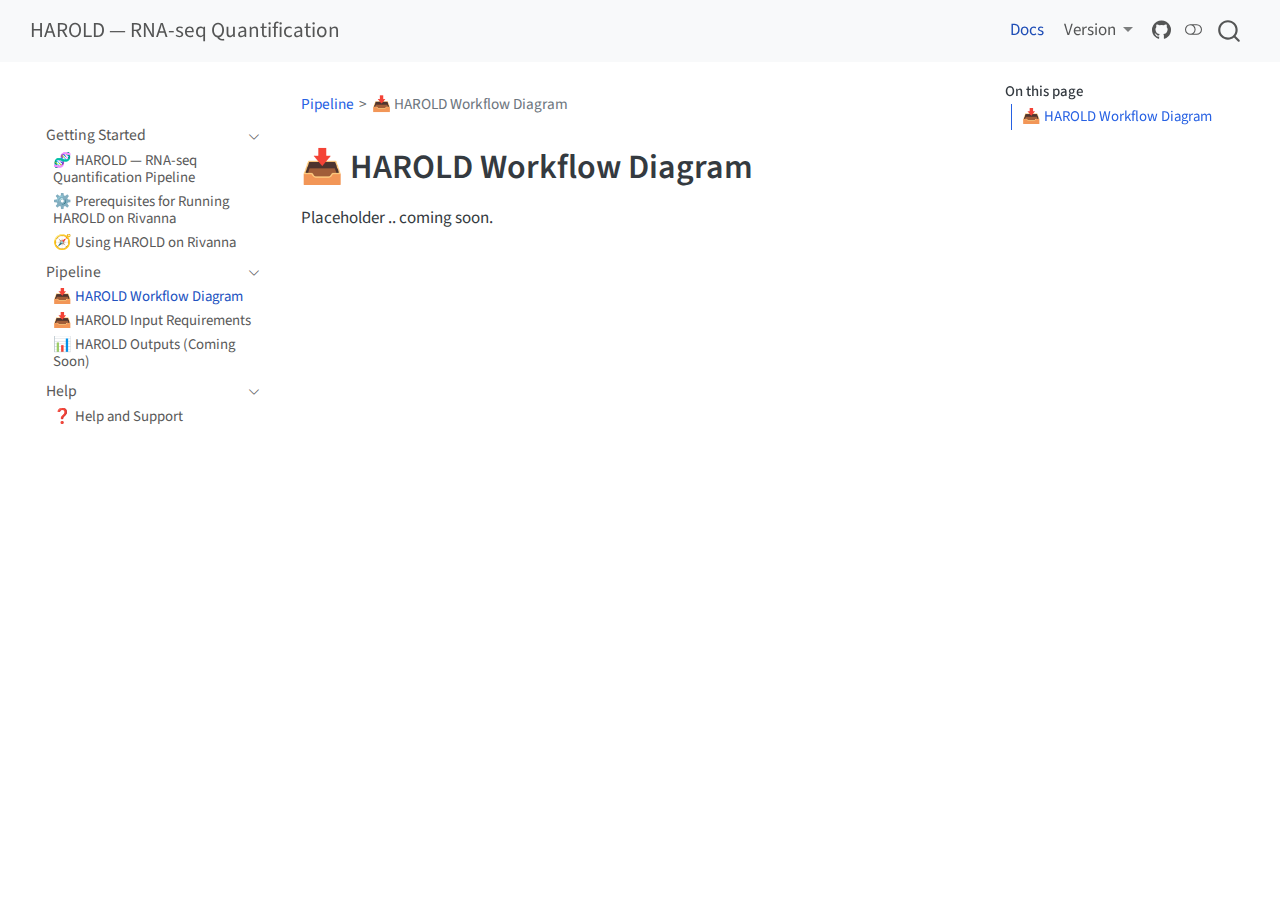
<file: index.html>
<html xmlns="http://www.w3.org/1999/xhtml">    
  <head>      
    <title>Redirect to docs/pipeline.html</title>      
    <meta http-equiv="refresh" content="0;URL='docs/pipeline.html'" />    
  </head>    
  <body> 
  </body>  
</html>
</file>
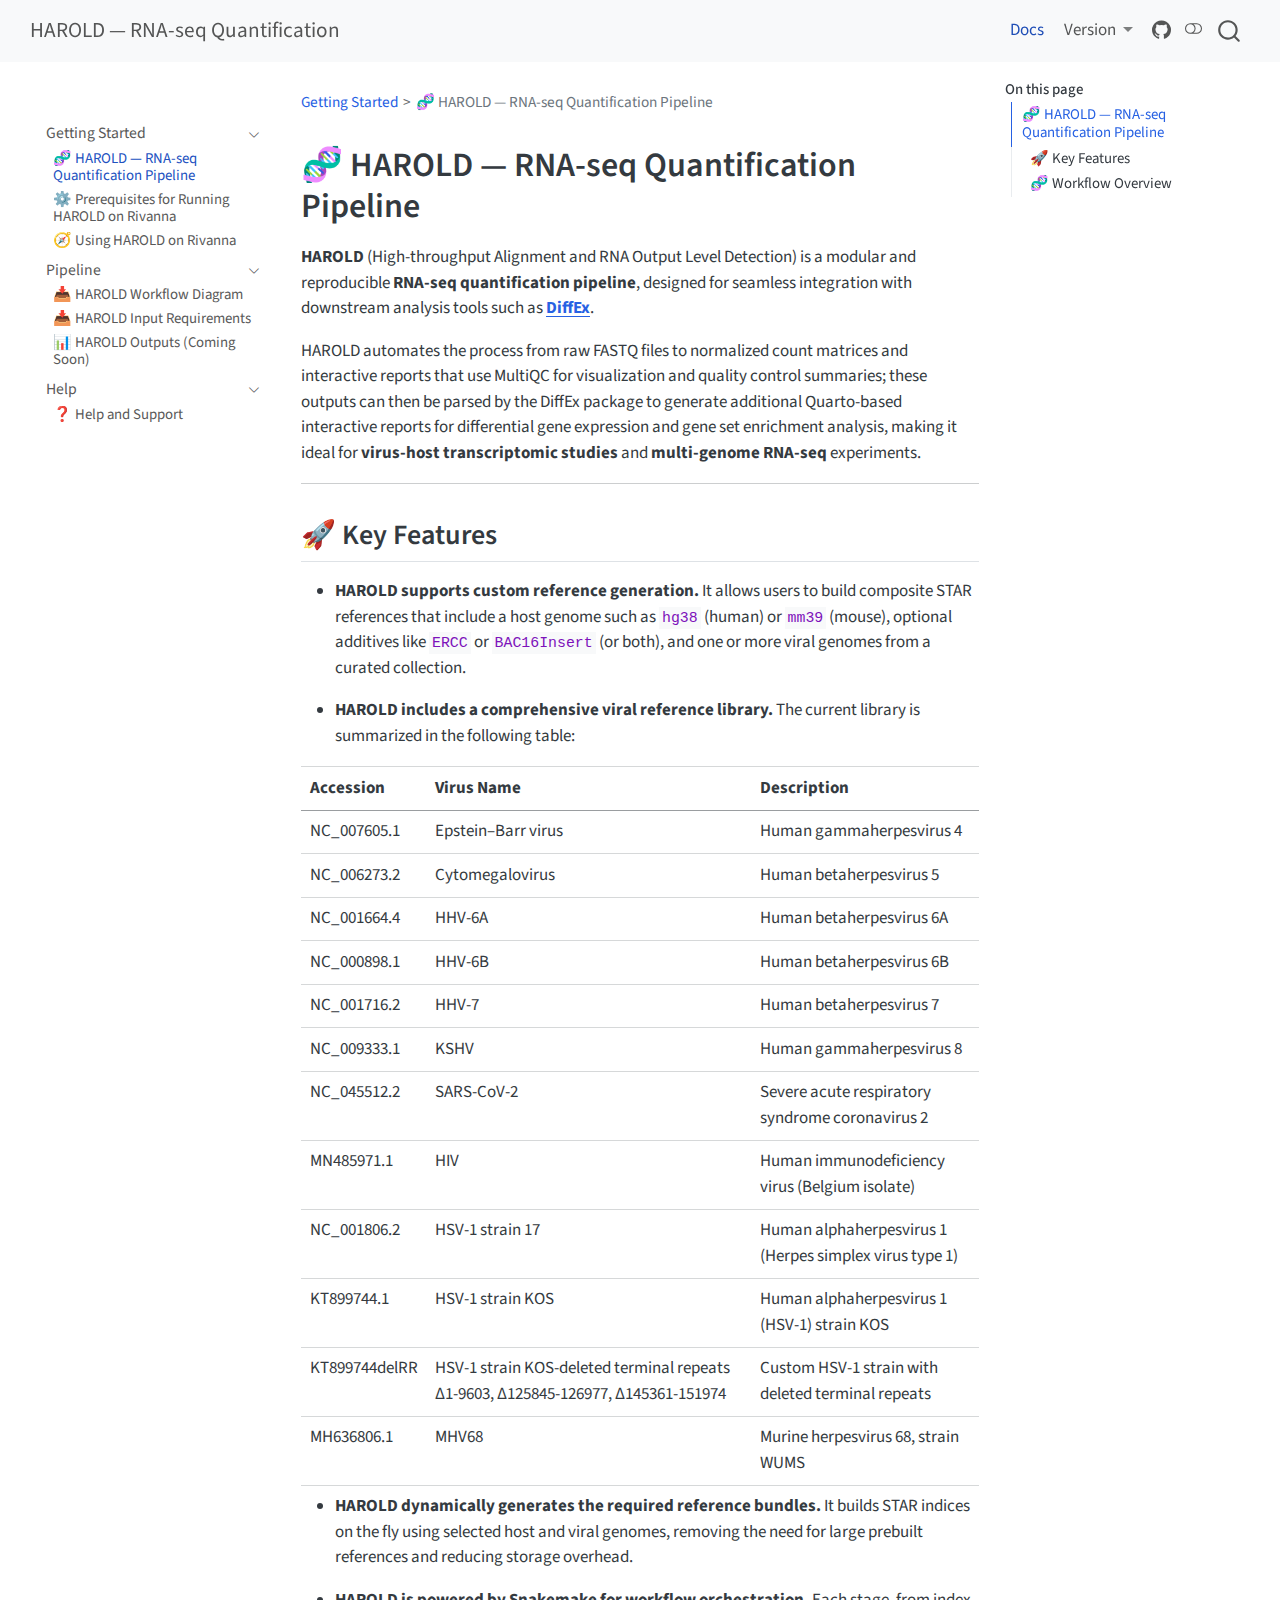
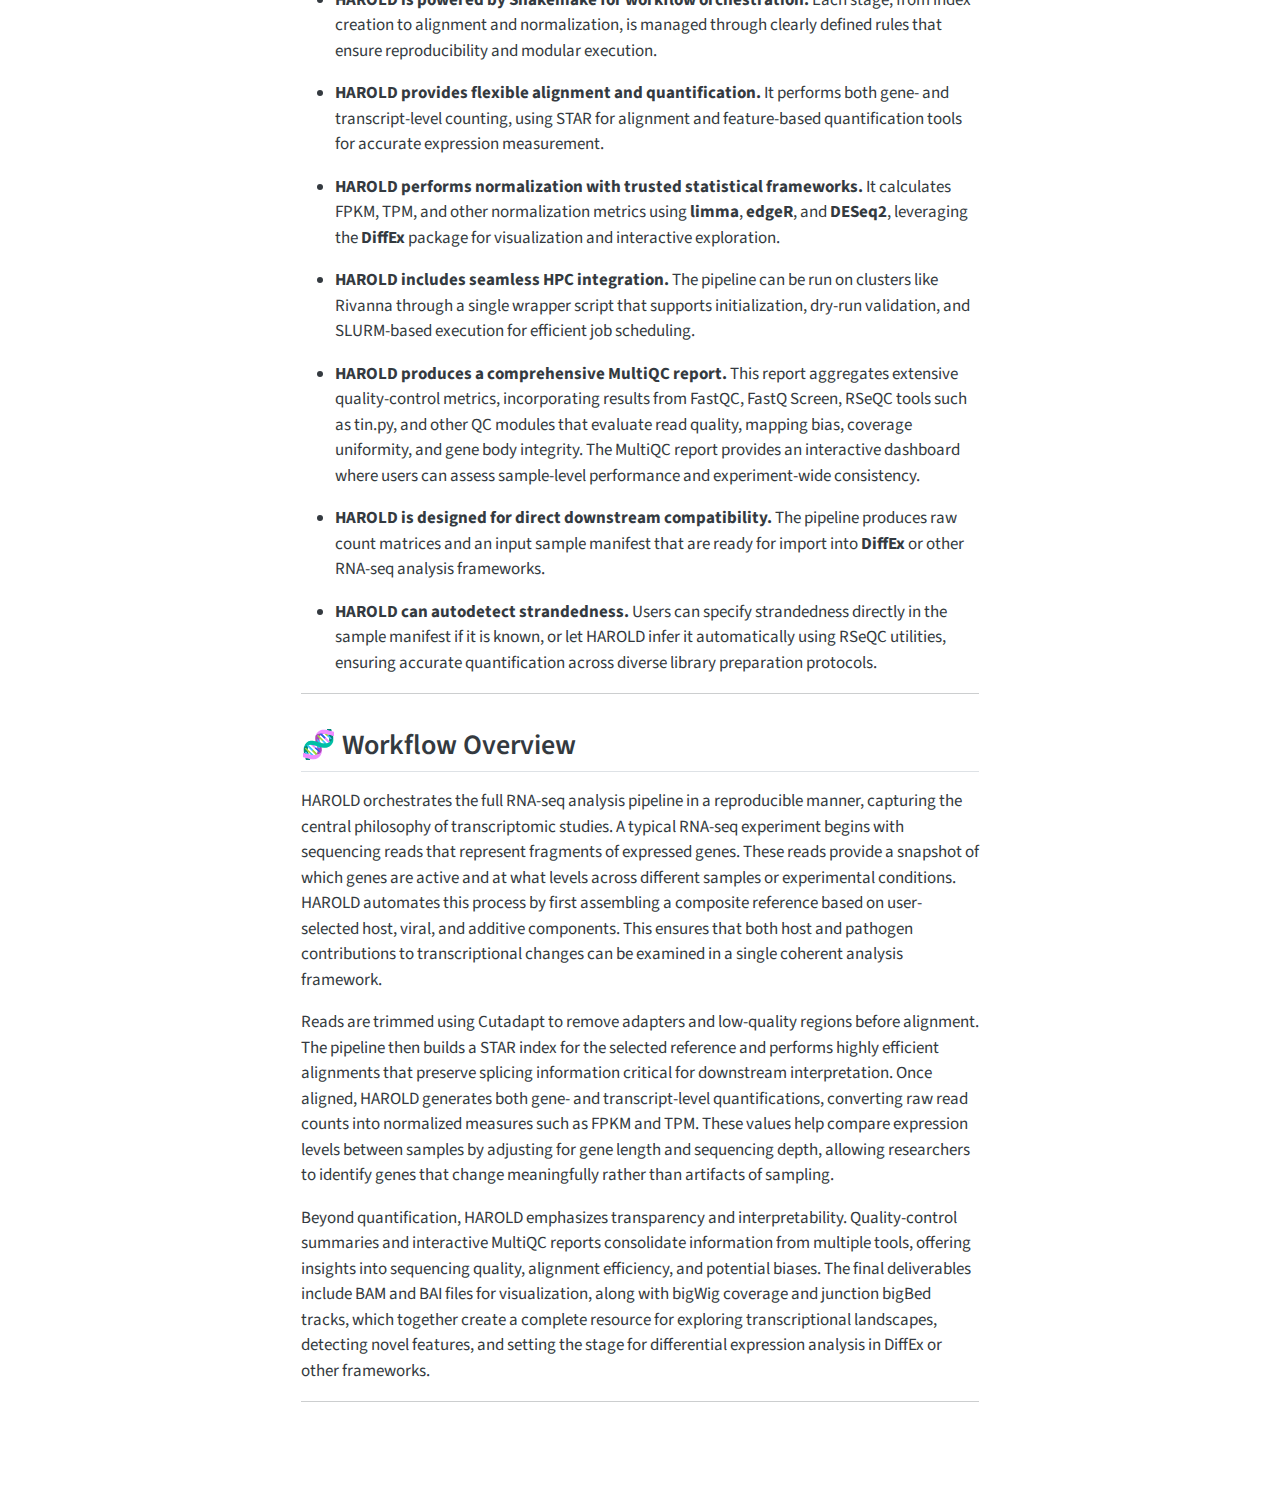
<file: docs/index.html>
<!DOCTYPE html>
<html xmlns="http://www.w3.org/1999/xhtml" lang="en" xml:lang="en"><head>

<meta charset="utf-8">
<meta name="generator" content="quarto-1.7.23">

<meta name="viewport" content="width=device-width, initial-scale=1.0, user-scalable=yes">


<title>index – HAROLD — RNA-seq Quantification</title>
<style>
code{white-space: pre-wrap;}
span.smallcaps{font-variant: small-caps;}
div.columns{display: flex; gap: min(4vw, 1.5em);}
div.column{flex: auto; overflow-x: auto;}
div.hanging-indent{margin-left: 1.5em; text-indent: -1.5em;}
ul.task-list{list-style: none;}
ul.task-list li input[type="checkbox"] {
  width: 0.8em;
  margin: 0 0.8em 0.2em -1em; /* quarto-specific, see https://github.com/quarto-dev/quarto-cli/issues/4556 */ 
  vertical-align: middle;
}
</style>


<script src="../site_libs/quarto-nav/quarto-nav.js"></script>
<script src="../site_libs/clipboard/clipboard.min.js"></script>
<script src="../site_libs/quarto-search/autocomplete.umd.js"></script>
<script src="../site_libs/quarto-search/fuse.min.js"></script>
<script src="../site_libs/quarto-search/quarto-search.js"></script>
<meta name="quarto:offset" content="../">
<script src="../site_libs/quarto-html/quarto.js" type="module"></script>
<script src="../site_libs/quarto-html/tabsets/tabsets.js" type="module"></script>
<script src="../site_libs/quarto-html/popper.min.js"></script>
<script src="../site_libs/quarto-html/tippy.umd.min.js"></script>
<script src="../site_libs/quarto-html/anchor.min.js"></script>
<link href="../site_libs/quarto-html/tippy.css" rel="stylesheet">
<link href="../site_libs/quarto-html/quarto-syntax-highlighting-dark-7271f29f9498218151f3120baddb7363.css" rel="stylesheet" class="quarto-color-scheme quarto-color-alternate" id="quarto-text-highlighting-styles">
<link href="../site_libs/quarto-html/quarto-syntax-highlighting-226bd0f977fa82dfae4534cac220d79a.css" rel="stylesheet" class="quarto-color-scheme" id="quarto-text-highlighting-styles">
<script src="../site_libs/bootstrap/bootstrap.min.js"></script>
<link href="../site_libs/bootstrap/bootstrap-icons.css" rel="stylesheet">
<link href="../site_libs/bootstrap/bootstrap-d8d76ce76e5458b3d8da1cab55fbd639.min.css" rel="stylesheet" append-hash="true" class="quarto-color-scheme" id="quarto-bootstrap" data-mode="light">
<link href="../site_libs/bootstrap/bootstrap-dark-bd4d327275457fb6652065989184b3fc.min.css" rel="stylesheet" append-hash="true" class="quarto-color-scheme quarto-color-alternate" id="quarto-bootstrap" data-mode="dark">
<link href="../site_libs/bootstrap/bootstrap-d8d76ce76e5458b3d8da1cab55fbd639.min.css" rel="stylesheet" append-hash="true" class="quarto-color-scheme-extra" id="quarto-bootstrap" data-mode="light">
<script id="quarto-search-options" type="application/json">{
  "location": "navbar",
  "copy-button": false,
  "collapse-after": 3,
  "panel-placement": "end",
  "type": "overlay",
  "limit": 50,
  "keyboard-shortcut": [
    "f",
    "/",
    "s"
  ],
  "show-item-context": false,
  "language": {
    "search-no-results-text": "No results",
    "search-matching-documents-text": "matching documents",
    "search-copy-link-title": "Copy link to search",
    "search-hide-matches-text": "Hide additional matches",
    "search-more-match-text": "more match in this document",
    "search-more-matches-text": "more matches in this document",
    "search-clear-button-title": "Clear",
    "search-text-placeholder": "",
    "search-detached-cancel-button-title": "Cancel",
    "search-submit-button-title": "Submit",
    "search-label": "Search"
  }
}</script>
<style>html{ scroll-behavior: smooth; }</style>


</head>

<body class="nav-sidebar floating nav-fixed quarto-light"><script id="quarto-html-before-body" type="application/javascript">
    const toggleBodyColorMode = (bsSheetEl) => {
      const mode = bsSheetEl.getAttribute("data-mode");
      const bodyEl = window.document.querySelector("body");
      if (mode === "dark") {
        bodyEl.classList.add("quarto-dark");
        bodyEl.classList.remove("quarto-light");
      } else {
        bodyEl.classList.add("quarto-light");
        bodyEl.classList.remove("quarto-dark");
      }
    }
    const toggleBodyColorPrimary = () => {
      const bsSheetEl = window.document.querySelector("link#quarto-bootstrap:not([rel=disabled-stylesheet])");
      if (bsSheetEl) {
        toggleBodyColorMode(bsSheetEl);
      }
    }
    window.setColorSchemeToggle = (alternate) => {
      const toggles = window.document.querySelectorAll('.quarto-color-scheme-toggle');
      for (let i=0; i < toggles.length; i++) {
        const toggle = toggles[i];
        if (toggle) {
          if (alternate) {
            toggle.classList.add("alternate");
          } else {
            toggle.classList.remove("alternate");
          }
        }
      }
    };
    const toggleColorMode = (alternate) => {
      // Switch the stylesheets
      const primaryStylesheets = window.document.querySelectorAll('link.quarto-color-scheme:not(.quarto-color-alternate)');
      const alternateStylesheets = window.document.querySelectorAll('link.quarto-color-scheme.quarto-color-alternate');
      manageTransitions('#quarto-margin-sidebar .nav-link', false);
      if (alternate) {
        // note: dark is layered on light, we don't disable primary!
        enableStylesheet(alternateStylesheets);
        for (const sheetNode of alternateStylesheets) {
          if (sheetNode.id === "quarto-bootstrap") {
            toggleBodyColorMode(sheetNode);
          }
        }
      } else {
        disableStylesheet(alternateStylesheets);
        enableStylesheet(primaryStylesheets)
        toggleBodyColorPrimary();
      }
      manageTransitions('#quarto-margin-sidebar .nav-link', true);
      // Switch the toggles
      window.setColorSchemeToggle(alternate)
      // Hack to workaround the fact that safari doesn't
      // properly recolor the scrollbar when toggling (#1455)
      if (navigator.userAgent.indexOf('Safari') > 0 && navigator.userAgent.indexOf('Chrome') == -1) {
        manageTransitions("body", false);
        window.scrollTo(0, 1);
        setTimeout(() => {
          window.scrollTo(0, 0);
          manageTransitions("body", true);
        }, 40);
      }
    }
    const disableStylesheet = (stylesheets) => {
      for (let i=0; i < stylesheets.length; i++) {
        const stylesheet = stylesheets[i];
        stylesheet.rel = 'disabled-stylesheet';
      }
    }
    const enableStylesheet = (stylesheets) => {
      for (let i=0; i < stylesheets.length; i++) {
        const stylesheet = stylesheets[i];
        if(stylesheet.rel !== 'stylesheet') { // for Chrome, which will still FOUC without this check
          stylesheet.rel = 'stylesheet';
        }
      }
    }
    const manageTransitions = (selector, allowTransitions) => {
      const els = window.document.querySelectorAll(selector);
      for (let i=0; i < els.length; i++) {
        const el = els[i];
        if (allowTransitions) {
          el.classList.remove('notransition');
        } else {
          el.classList.add('notransition');
        }
      }
    }
    const isFileUrl = () => {
      return window.location.protocol === 'file:';
    }
    window.hasAlternateSentinel = () => {
      let styleSentinel = getColorSchemeSentinel();
      if (styleSentinel !== null) {
        return styleSentinel === "alternate";
      } else {
        return false;
      }
    }
    const setStyleSentinel = (alternate) => {
      const value = alternate ? "alternate" : "default";
      if (!isFileUrl()) {
        window.localStorage.setItem("quarto-color-scheme", value);
      } else {
        localAlternateSentinel = value;
      }
    }
    const getColorSchemeSentinel = () => {
      if (!isFileUrl()) {
        const storageValue = window.localStorage.getItem("quarto-color-scheme");
        return storageValue != null ? storageValue : localAlternateSentinel;
      } else {
        return localAlternateSentinel;
      }
    }
    const toggleGiscusIfUsed = (isAlternate, darkModeDefault) => {
      const baseTheme = document.querySelector('#giscus-base-theme')?.value ?? 'light';
      const alternateTheme = document.querySelector('#giscus-alt-theme')?.value ?? 'dark';
      let newTheme = '';
      if(darkModeDefault) {
        newTheme = isAlternate ? baseTheme : alternateTheme;
      } else {
        newTheme = isAlternate ? alternateTheme : baseTheme;
      }
      const changeGiscusTheme = () => {
        // From: https://github.com/giscus/giscus/issues/336
        const sendMessage = (message) => {
          const iframe = document.querySelector('iframe.giscus-frame');
          if (!iframe) return;
          iframe.contentWindow.postMessage({ giscus: message }, 'https://giscus.app');
        }
        sendMessage({
          setConfig: {
            theme: newTheme
          }
        });
      }
      const isGiscussLoaded = window.document.querySelector('iframe.giscus-frame') !== null;
      if (isGiscussLoaded) {
        changeGiscusTheme();
      }
    };
    const darkModeDefault = false;
    document.querySelector('link.quarto-color-scheme-extra').rel = 'disabled-stylesheet';
    let localAlternateSentinel = darkModeDefault ? 'alternate' : 'default';
    // Dark / light mode switch
    window.quartoToggleColorScheme = () => {
      // Read the current dark / light value
      let toAlternate = !window.hasAlternateSentinel();
      toggleColorMode(toAlternate);
      setStyleSentinel(toAlternate);
      toggleGiscusIfUsed(toAlternate, darkModeDefault);
    };
    // Switch to dark mode if need be
    if (window.hasAlternateSentinel()) {
      toggleColorMode(true);
    } else {
      toggleColorMode(false);
    }
  </script>

<div id="quarto-search-results"></div>
  <header id="quarto-header" class="headroom fixed-top">
    <nav class="navbar navbar-expand-lg " data-bs-theme="dark">
      <div class="navbar-container container-fluid">
      <div class="navbar-brand-container mx-auto">
    <a class="navbar-brand" href="../index.html">
    <span class="navbar-title">HAROLD — RNA-seq Quantification</span>
    </a>
  </div>
            <div id="quarto-search" class="" title="Search"></div>
          <button class="navbar-toggler" type="button" data-bs-toggle="collapse" data-bs-target="#navbarCollapse" aria-controls="navbarCollapse" role="menu" aria-expanded="false" aria-label="Toggle navigation" onclick="if (window.quartoToggleHeadroom) { window.quartoToggleHeadroom(); }">
  <span class="navbar-toggler-icon"></span>
</button>
          <div class="collapse navbar-collapse" id="navbarCollapse">
            <ul class="navbar-nav navbar-nav-scroll ms-auto">
  <li class="nav-item">
    <a class="nav-link active" href="../docs/index.html" aria-current="page"> 
<span class="menu-text">Docs</span></a>
  </li>  
  <li class="nav-item dropdown ">
    <a class="nav-link dropdown-toggle" href="#" id="nav-menu-version" role="link" data-bs-toggle="dropdown" aria-expanded="false">
 <span class="menu-text">Version</span>
    </a>
    <ul class="dropdown-menu dropdown-menu-end" aria-labelledby="nav-menu-version">    
        <li>
    <a class="dropdown-item" href="https://dremellab.github.io/HAROLD/dev/">
 <span class="dropdown-text">Latest (dev)</span></a>
  </li>  
    </ul>
  </li>
  <li class="nav-item compact">
    <a class="nav-link" href="https://github.com/dremellab/HAROLD"> <i class="bi bi-github" role="img">
</i> 
<span class="menu-text"></span></a>
  </li>  
</ul>
          </div> <!-- /navcollapse -->
            <div class="quarto-navbar-tools">
  <a href="" class="quarto-color-scheme-toggle quarto-navigation-tool  px-1" onclick="window.quartoToggleColorScheme(); return false;" title="Toggle dark mode"><i class="bi"></i></a>
</div>
      </div> <!-- /container-fluid -->
    </nav>
  <nav class="quarto-secondary-nav">
    <div class="container-fluid d-flex">
      <button type="button" class="quarto-btn-toggle btn" data-bs-toggle="collapse" role="button" data-bs-target=".quarto-sidebar-collapse-item" aria-controls="quarto-sidebar" aria-expanded="false" aria-label="Toggle sidebar navigation" onclick="if (window.quartoToggleHeadroom) { window.quartoToggleHeadroom(); }">
        <i class="bi bi-layout-text-sidebar-reverse"></i>
      </button>
        <nav class="quarto-page-breadcrumbs" aria-label="breadcrumb"><ol class="breadcrumb"><li class="breadcrumb-item"><a href="../docs/index.html">Getting Started</a></li><li class="breadcrumb-item"><a href="../docs/index.html">🧬 HAROLD — RNA-seq Quantification Pipeline</a></li></ol></nav>
        <a class="flex-grow-1" role="navigation" data-bs-toggle="collapse" data-bs-target=".quarto-sidebar-collapse-item" aria-controls="quarto-sidebar" aria-expanded="false" aria-label="Toggle sidebar navigation" onclick="if (window.quartoToggleHeadroom) { window.quartoToggleHeadroom(); }">      
        </a>
      <button type="button" class="btn quarto-search-button" aria-label="Search" onclick="window.quartoOpenSearch();">
        <i class="bi bi-search"></i>
      </button>
    </div>
  </nav>
</header>
<!-- content -->
<div id="quarto-content" class="quarto-container page-columns page-rows-contents page-layout-article page-navbar">
<!-- sidebar -->
  <nav id="quarto-sidebar" class="sidebar collapse collapse-horizontal quarto-sidebar-collapse-item sidebar-navigation floating overflow-auto">
        <div class="mt-2 flex-shrink-0 align-items-center">
        <div class="sidebar-search">
        <div id="quarto-search" class="" title="Search"></div>
        </div>
        </div>
    <div class="sidebar-menu-container"> 
    <ul class="list-unstyled mt-1">
        <li class="sidebar-item sidebar-item-section">
      <div class="sidebar-item-container"> 
            <a class="sidebar-item-text sidebar-link text-start" data-bs-toggle="collapse" data-bs-target="#quarto-sidebar-section-1" role="navigation" aria-expanded="true">
 <span class="menu-text">Getting Started</span></a>
          <a class="sidebar-item-toggle text-start" data-bs-toggle="collapse" data-bs-target="#quarto-sidebar-section-1" role="navigation" aria-expanded="true" aria-label="Toggle section">
            <i class="bi bi-chevron-right ms-2"></i>
          </a> 
      </div>
      <ul id="quarto-sidebar-section-1" class="collapse list-unstyled sidebar-section depth1 show">  
          <li class="sidebar-item">
  <div class="sidebar-item-container"> 
  <a href="../docs/index.html" class="sidebar-item-text sidebar-link active">
 <span class="menu-text">🧬 HAROLD — RNA-seq Quantification Pipeline</span></a>
  </div>
</li>
          <li class="sidebar-item">
  <div class="sidebar-item-container"> 
  <a href="../docs/prereq.html" class="sidebar-item-text sidebar-link">
 <span class="menu-text">⚙️ Prerequisites for Running HAROLD on Rivanna</span></a>
  </div>
</li>
          <li class="sidebar-item">
  <div class="sidebar-item-container"> 
  <a href="../docs/usage.html" class="sidebar-item-text sidebar-link">
 <span class="menu-text">🧭 Using HAROLD on Rivanna</span></a>
  </div>
</li>
      </ul>
  </li>
        <li class="sidebar-item sidebar-item-section">
      <div class="sidebar-item-container"> 
            <a class="sidebar-item-text sidebar-link text-start" data-bs-toggle="collapse" data-bs-target="#quarto-sidebar-section-2" role="navigation" aria-expanded="true">
 <span class="menu-text">Pipeline</span></a>
          <a class="sidebar-item-toggle text-start" data-bs-toggle="collapse" data-bs-target="#quarto-sidebar-section-2" role="navigation" aria-expanded="true" aria-label="Toggle section">
            <i class="bi bi-chevron-right ms-2"></i>
          </a> 
      </div>
      <ul id="quarto-sidebar-section-2" class="collapse list-unstyled sidebar-section depth1 show">  
          <li class="sidebar-item">
  <div class="sidebar-item-container"> 
  <a href="../docs/pipeline.html" class="sidebar-item-text sidebar-link">
 <span class="menu-text">📥 HAROLD Workflow Diagram</span></a>
  </div>
</li>
          <li class="sidebar-item">
  <div class="sidebar-item-container"> 
  <a href="../docs/inputs.html" class="sidebar-item-text sidebar-link">
 <span class="menu-text">📥 HAROLD Input Requirements</span></a>
  </div>
</li>
          <li class="sidebar-item">
  <div class="sidebar-item-container"> 
  <a href="../docs/outputs.html" class="sidebar-item-text sidebar-link">
 <span class="menu-text">📊 HAROLD Outputs (Coming Soon)</span></a>
  </div>
</li>
      </ul>
  </li>
        <li class="sidebar-item sidebar-item-section">
      <div class="sidebar-item-container"> 
            <a class="sidebar-item-text sidebar-link text-start" data-bs-toggle="collapse" data-bs-target="#quarto-sidebar-section-3" role="navigation" aria-expanded="true">
 <span class="menu-text">Help</span></a>
          <a class="sidebar-item-toggle text-start" data-bs-toggle="collapse" data-bs-target="#quarto-sidebar-section-3" role="navigation" aria-expanded="true" aria-label="Toggle section">
            <i class="bi bi-chevron-right ms-2"></i>
          </a> 
      </div>
      <ul id="quarto-sidebar-section-3" class="collapse list-unstyled sidebar-section depth1 show">  
          <li class="sidebar-item">
  <div class="sidebar-item-container"> 
  <a href="../docs/help.html" class="sidebar-item-text sidebar-link">
 <span class="menu-text">❓ Help and Support</span></a>
  </div>
</li>
      </ul>
  </li>
    </ul>
    </div>
</nav>
<div id="quarto-sidebar-glass" class="quarto-sidebar-collapse-item" data-bs-toggle="collapse" data-bs-target=".quarto-sidebar-collapse-item"></div>
<!-- margin-sidebar -->
    <div id="quarto-margin-sidebar" class="sidebar margin-sidebar">
        <nav id="TOC" role="doc-toc" class="toc-active">
    <h2 id="toc-title">On this page</h2>
   
  <ul>
  <li><a href="#harold-rna-seq-quantification-pipeline" id="toc-harold-rna-seq-quantification-pipeline" class="nav-link active" data-scroll-target="#harold-rna-seq-quantification-pipeline">🧬 HAROLD — RNA-seq Quantification Pipeline</a>
  <ul class="collapse">
  <li><a href="#key-features" id="toc-key-features" class="nav-link" data-scroll-target="#key-features">🚀 Key Features</a></li>
  <li><a href="#workflow-overview" id="toc-workflow-overview" class="nav-link" data-scroll-target="#workflow-overview">🧬 Workflow Overview</a></li>
  </ul></li>
  </ul>
</nav>
    </div>
<!-- main -->
<main class="content" id="quarto-document-content"><header id="title-block-header" class="quarto-title-block"><nav class="quarto-page-breadcrumbs quarto-title-breadcrumbs d-none d-lg-block" aria-label="breadcrumb"><ol class="breadcrumb"><li class="breadcrumb-item"><a href="../docs/index.html">Getting Started</a></li><li class="breadcrumb-item"><a href="../docs/index.html">🧬 HAROLD — RNA-seq Quantification Pipeline</a></li></ol></nav></header>





<section id="harold-rna-seq-quantification-pipeline" class="level1">
<h1>🧬 HAROLD — RNA-seq Quantification Pipeline</h1>
<p><strong>HAROLD</strong> (High-throughput Alignment and RNA Output Level Detection) is a modular and reproducible <strong>RNA-seq quantification pipeline</strong>, designed for seamless integration with downstream analysis tools such as <a href="https://github.com/dremellab/DiffEx"><strong>DiffEx</strong></a>.</p>
<p>HAROLD automates the process from raw FASTQ files to normalized count matrices and interactive reports that use MultiQC for visualization and quality control summaries; these outputs can then be parsed by the DiffEx package to generate additional Quarto-based interactive reports for differential gene expression and gene set enrichment analysis, making it ideal for <strong>virus-host transcriptomic studies</strong> and <strong>multi-genome RNA-seq</strong> experiments.</p>
<hr>
<section id="key-features" class="level2">
<h2 class="anchored" data-anchor-id="key-features">🚀 Key Features</h2>
<ul>
<li><p><strong>HAROLD supports custom reference generation.</strong> It allows users to build composite STAR references that include a host genome such as <code>hg38</code> (human) or <code>mm39</code> (mouse), optional additives like <code>ERCC</code> or <code>BAC16Insert</code> (or both), and one or more viral genomes from a curated collection.</p></li>
<li><p><strong>HAROLD includes a comprehensive viral reference library.</strong> The current library is summarized in the following table:</p></li>
</ul>
<table class="caption-top table">
<colgroup>
<col style="width: 8%">
<col style="width: 54%">
<col style="width: 36%">
</colgroup>
<thead>
<tr class="header">
<th>Accession</th>
<th>Virus Name</th>
<th>Description</th>
</tr>
</thead>
<tbody>
<tr class="odd">
<td>NC_007605.1</td>
<td>Epstein–Barr virus</td>
<td>Human gammaherpesvirus 4</td>
</tr>
<tr class="even">
<td>NC_006273.2</td>
<td>Cytomegalovirus</td>
<td>Human betaherpesvirus 5</td>
</tr>
<tr class="odd">
<td>NC_001664.4</td>
<td>HHV‑6A</td>
<td>Human betaherpesvirus 6A</td>
</tr>
<tr class="even">
<td>NC_000898.1</td>
<td>HHV‑6B</td>
<td>Human betaherpesvirus 6B</td>
</tr>
<tr class="odd">
<td>NC_001716.2</td>
<td>HHV‑7</td>
<td>Human betaherpesvirus 7</td>
</tr>
<tr class="even">
<td>NC_009333.1</td>
<td>KSHV</td>
<td>Human gammaherpesvirus 8</td>
</tr>
<tr class="odd">
<td>NC_045512.2</td>
<td>SARS‑CoV‑2</td>
<td>Severe acute respiratory syndrome coronavirus 2</td>
</tr>
<tr class="even">
<td>MN485971.1</td>
<td>HIV</td>
<td>Human immunodeficiency virus (Belgium isolate)</td>
</tr>
<tr class="odd">
<td>NC_001806.2</td>
<td>HSV‑1 strain 17</td>
<td>Human alphaherpesvirus 1 (Herpes simplex virus type 1)</td>
</tr>
<tr class="even">
<td>KT899744.1</td>
<td>HSV‑1 strain KOS</td>
<td>Human alphaherpesvirus 1 (HSV‑1) strain KOS</td>
</tr>
<tr class="odd">
<td>KT899744delRR</td>
<td>HSV‑1 strain KOS‑deleted terminal repeats Δ1‑9603, Δ125845‑126977, Δ145361‑151974</td>
<td>Custom HSV‑1 strain with deleted terminal repeats</td>
</tr>
<tr class="even">
<td>MH636806.1</td>
<td>MHV68</td>
<td>Murine herpesvirus 68, strain WUMS</td>
</tr>
</tbody>
</table>
<ul>
<li><p><strong>HAROLD dynamically generates the required reference bundles.</strong> It builds STAR indices on the fly using selected host and viral genomes, removing the need for large prebuilt references and reducing storage overhead.</p></li>
<li><p><strong>HAROLD is powered by Snakemake for workflow orchestration.</strong> Each stage, from index creation to alignment and normalization, is managed through clearly defined rules that ensure reproducibility and modular execution.</p></li>
<li><p><strong>HAROLD provides flexible alignment and quantification.</strong> It performs both gene- and transcript-level counting, using STAR for alignment and feature-based quantification tools for accurate expression measurement.</p></li>
<li><p><strong>HAROLD performs normalization with trusted statistical frameworks.</strong> It calculates FPKM, TPM, and other normalization metrics using <strong>limma</strong>, <strong>edgeR</strong>, and <strong>DESeq2</strong>, leveraging the <strong>DiffEx</strong> package for visualization and interactive exploration.</p></li>
<li><p><strong>HAROLD includes seamless HPC integration.</strong> The pipeline can be run on clusters like Rivanna through a single wrapper script that supports initialization, dry-run validation, and SLURM-based execution for efficient job scheduling.</p></li>
<li><p><strong>HAROLD produces a comprehensive MultiQC report.</strong> This report aggregates extensive quality-control metrics, incorporating results from FastQC, FastQ Screen, RSeQC tools such as tin.py, and other QC modules that evaluate read quality, mapping bias, coverage uniformity, and gene body integrity. The MultiQC report provides an interactive dashboard where users can assess sample-level performance and experiment-wide consistency.</p></li>
<li><p><strong>HAROLD is designed for direct downstream compatibility.</strong> The pipeline produces raw count matrices and an input sample manifest that are ready for import into <strong>DiffEx</strong> or other RNA-seq analysis frameworks.</p></li>
<li><p><strong>HAROLD can autodetect strandedness.</strong> Users can specify strandedness directly in the sample manifest if it is known, or let HAROLD infer it automatically using RSeQC utilities, ensuring accurate quantification across diverse library preparation protocols.</p></li>
</ul>
<hr>
</section>
<section id="workflow-overview" class="level2">
<h2 class="anchored" data-anchor-id="workflow-overview">🧬 Workflow Overview</h2>
<p>HAROLD orchestrates the full RNA-seq analysis pipeline in a reproducible manner, capturing the central philosophy of transcriptomic studies. A typical RNA-seq experiment begins with sequencing reads that represent fragments of expressed genes. These reads provide a snapshot of which genes are active and at what levels across different samples or experimental conditions. HAROLD automates this process by first assembling a composite reference based on user-selected host, viral, and additive components. This ensures that both host and pathogen contributions to transcriptional changes can be examined in a single coherent analysis framework.</p>
<p>Reads are trimmed using Cutadapt to remove adapters and low-quality regions before alignment. The pipeline then builds a STAR index for the selected reference and performs highly efficient alignments that preserve splicing information critical for downstream interpretation. Once aligned, HAROLD generates both gene- and transcript-level quantifications, converting raw read counts into normalized measures such as FPKM and TPM. These values help compare expression levels between samples by adjusting for gene length and sequencing depth, allowing researchers to identify genes that change meaningfully rather than artifacts of sampling.</p>
<p>Beyond quantification, HAROLD emphasizes transparency and interpretability. Quality-control summaries and interactive MultiQC reports consolidate information from multiple tools, offering insights into sequencing quality, alignment efficiency, and potential biases. The final deliverables include BAM and BAI files for visualization, along with bigWig coverage and junction bigBed tracks, which together create a complete resource for exploring transcriptional landscapes, detecting novel features, and setting the stage for differential expression analysis in DiffEx or other frameworks.</p>
<hr>


</section>
</section>

</main> <!-- /main -->
<script id="quarto-html-after-body" type="application/javascript">
  window.document.addEventListener("DOMContentLoaded", function (event) {
    // Ensure there is a toggle, if there isn't float one in the top right
    if (window.document.querySelector('.quarto-color-scheme-toggle') === null) {
      const a = window.document.createElement('a');
      a.classList.add('top-right');
      a.classList.add('quarto-color-scheme-toggle');
      a.href = "";
      a.onclick = function() { try { window.quartoToggleColorScheme(); } catch {} return false; };
      const i = window.document.createElement("i");
      i.classList.add('bi');
      a.appendChild(i);
      window.document.body.appendChild(a);
    }
    window.setColorSchemeToggle(window.hasAlternateSentinel())
    const icon = "";
    const anchorJS = new window.AnchorJS();
    anchorJS.options = {
      placement: 'right',
      icon: icon
    };
    anchorJS.add('.anchored');
    const isCodeAnnotation = (el) => {
      for (const clz of el.classList) {
        if (clz.startsWith('code-annotation-')) {                     
          return true;
        }
      }
      return false;
    }
    const onCopySuccess = function(e) {
      // button target
      const button = e.trigger;
      // don't keep focus
      button.blur();
      // flash "checked"
      button.classList.add('code-copy-button-checked');
      var currentTitle = button.getAttribute("title");
      button.setAttribute("title", "Copied!");
      let tooltip;
      if (window.bootstrap) {
        button.setAttribute("data-bs-toggle", "tooltip");
        button.setAttribute("data-bs-placement", "left");
        button.setAttribute("data-bs-title", "Copied!");
        tooltip = new bootstrap.Tooltip(button, 
          { trigger: "manual", 
            customClass: "code-copy-button-tooltip",
            offset: [0, -8]});
        tooltip.show();    
      }
      setTimeout(function() {
        if (tooltip) {
          tooltip.hide();
          button.removeAttribute("data-bs-title");
          button.removeAttribute("data-bs-toggle");
          button.removeAttribute("data-bs-placement");
        }
        button.setAttribute("title", currentTitle);
        button.classList.remove('code-copy-button-checked');
      }, 1000);
      // clear code selection
      e.clearSelection();
    }
    const getTextToCopy = function(trigger) {
        const codeEl = trigger.previousElementSibling.cloneNode(true);
        for (const childEl of codeEl.children) {
          if (isCodeAnnotation(childEl)) {
            childEl.remove();
          }
        }
        return codeEl.innerText;
    }
    const clipboard = new window.ClipboardJS('.code-copy-button:not([data-in-quarto-modal])', {
      text: getTextToCopy
    });
    clipboard.on('success', onCopySuccess);
    if (window.document.getElementById('quarto-embedded-source-code-modal')) {
      const clipboardModal = new window.ClipboardJS('.code-copy-button[data-in-quarto-modal]', {
        text: getTextToCopy,
        container: window.document.getElementById('quarto-embedded-source-code-modal')
      });
      clipboardModal.on('success', onCopySuccess);
    }
      var localhostRegex = new RegExp(/^(?:http|https):\/\/localhost\:?[0-9]*\//);
      var mailtoRegex = new RegExp(/^mailto:/);
        var filterRegex = new RegExp("https:\/\/dremellab\.github\.io\/HAROLD\/");
      var isInternal = (href) => {
          return filterRegex.test(href) || localhostRegex.test(href) || mailtoRegex.test(href);
      }
      // Inspect non-navigation links and adorn them if external
     var links = window.document.querySelectorAll('a[href]:not(.nav-link):not(.navbar-brand):not(.toc-action):not(.sidebar-link):not(.sidebar-item-toggle):not(.pagination-link):not(.no-external):not([aria-hidden]):not(.dropdown-item):not(.quarto-navigation-tool):not(.about-link)');
      for (var i=0; i<links.length; i++) {
        const link = links[i];
        if (!isInternal(link.href)) {
          // undo the damage that might have been done by quarto-nav.js in the case of
          // links that we want to consider external
          if (link.dataset.originalHref !== undefined) {
            link.href = link.dataset.originalHref;
          }
        }
      }
    function tippyHover(el, contentFn, onTriggerFn, onUntriggerFn) {
      const config = {
        allowHTML: true,
        maxWidth: 500,
        delay: 100,
        arrow: false,
        appendTo: function(el) {
            return el.parentElement;
        },
        interactive: true,
        interactiveBorder: 10,
        theme: 'quarto',
        placement: 'bottom-start',
      };
      if (contentFn) {
        config.content = contentFn;
      }
      if (onTriggerFn) {
        config.onTrigger = onTriggerFn;
      }
      if (onUntriggerFn) {
        config.onUntrigger = onUntriggerFn;
      }
      window.tippy(el, config); 
    }
    const noterefs = window.document.querySelectorAll('a[role="doc-noteref"]');
    for (var i=0; i<noterefs.length; i++) {
      const ref = noterefs[i];
      tippyHover(ref, function() {
        // use id or data attribute instead here
        let href = ref.getAttribute('data-footnote-href') || ref.getAttribute('href');
        try { href = new URL(href).hash; } catch {}
        const id = href.replace(/^#\/?/, "");
        const note = window.document.getElementById(id);
        if (note) {
          return note.innerHTML;
        } else {
          return "";
        }
      });
    }
    const xrefs = window.document.querySelectorAll('a.quarto-xref');
    const processXRef = (id, note) => {
      // Strip column container classes
      const stripColumnClz = (el) => {
        el.classList.remove("page-full", "page-columns");
        if (el.children) {
          for (const child of el.children) {
            stripColumnClz(child);
          }
        }
      }
      stripColumnClz(note)
      if (id === null || id.startsWith('sec-')) {
        // Special case sections, only their first couple elements
        const container = document.createElement("div");
        if (note.children && note.children.length > 2) {
          container.appendChild(note.children[0].cloneNode(true));
          for (let i = 1; i < note.children.length; i++) {
            const child = note.children[i];
            if (child.tagName === "P" && child.innerText === "") {
              continue;
            } else {
              container.appendChild(child.cloneNode(true));
              break;
            }
          }
          if (window.Quarto?.typesetMath) {
            window.Quarto.typesetMath(container);
          }
          return container.innerHTML
        } else {
          if (window.Quarto?.typesetMath) {
            window.Quarto.typesetMath(note);
          }
          return note.innerHTML;
        }
      } else {
        // Remove any anchor links if they are present
        const anchorLink = note.querySelector('a.anchorjs-link');
        if (anchorLink) {
          anchorLink.remove();
        }
        if (window.Quarto?.typesetMath) {
          window.Quarto.typesetMath(note);
        }
        if (note.classList.contains("callout")) {
          return note.outerHTML;
        } else {
          return note.innerHTML;
        }
      }
    }
    for (var i=0; i<xrefs.length; i++) {
      const xref = xrefs[i];
      tippyHover(xref, undefined, function(instance) {
        instance.disable();
        let url = xref.getAttribute('href');
        let hash = undefined; 
        if (url.startsWith('#')) {
          hash = url;
        } else {
          try { hash = new URL(url).hash; } catch {}
        }
        if (hash) {
          const id = hash.replace(/^#\/?/, "");
          const note = window.document.getElementById(id);
          if (note !== null) {
            try {
              const html = processXRef(id, note.cloneNode(true));
              instance.setContent(html);
            } finally {
              instance.enable();
              instance.show();
            }
          } else {
            // See if we can fetch this
            fetch(url.split('#')[0])
            .then(res => res.text())
            .then(html => {
              const parser = new DOMParser();
              const htmlDoc = parser.parseFromString(html, "text/html");
              const note = htmlDoc.getElementById(id);
              if (note !== null) {
                const html = processXRef(id, note);
                instance.setContent(html);
              } 
            }).finally(() => {
              instance.enable();
              instance.show();
            });
          }
        } else {
          // See if we can fetch a full url (with no hash to target)
          // This is a special case and we should probably do some content thinning / targeting
          fetch(url)
          .then(res => res.text())
          .then(html => {
            const parser = new DOMParser();
            const htmlDoc = parser.parseFromString(html, "text/html");
            const note = htmlDoc.querySelector('main.content');
            if (note !== null) {
              // This should only happen for chapter cross references
              // (since there is no id in the URL)
              // remove the first header
              if (note.children.length > 0 && note.children[0].tagName === "HEADER") {
                note.children[0].remove();
              }
              const html = processXRef(null, note);
              instance.setContent(html);
            } 
          }).finally(() => {
            instance.enable();
            instance.show();
          });
        }
      }, function(instance) {
      });
    }
        let selectedAnnoteEl;
        const selectorForAnnotation = ( cell, annotation) => {
          let cellAttr = 'data-code-cell="' + cell + '"';
          let lineAttr = 'data-code-annotation="' +  annotation + '"';
          const selector = 'span[' + cellAttr + '][' + lineAttr + ']';
          return selector;
        }
        const selectCodeLines = (annoteEl) => {
          const doc = window.document;
          const targetCell = annoteEl.getAttribute("data-target-cell");
          const targetAnnotation = annoteEl.getAttribute("data-target-annotation");
          const annoteSpan = window.document.querySelector(selectorForAnnotation(targetCell, targetAnnotation));
          const lines = annoteSpan.getAttribute("data-code-lines").split(",");
          const lineIds = lines.map((line) => {
            return targetCell + "-" + line;
          })
          let top = null;
          let height = null;
          let parent = null;
          if (lineIds.length > 0) {
              //compute the position of the single el (top and bottom and make a div)
              const el = window.document.getElementById(lineIds[0]);
              top = el.offsetTop;
              height = el.offsetHeight;
              parent = el.parentElement.parentElement;
            if (lineIds.length > 1) {
              const lastEl = window.document.getElementById(lineIds[lineIds.length - 1]);
              const bottom = lastEl.offsetTop + lastEl.offsetHeight;
              height = bottom - top;
            }
            if (top !== null && height !== null && parent !== null) {
              // cook up a div (if necessary) and position it 
              let div = window.document.getElementById("code-annotation-line-highlight");
              if (div === null) {
                div = window.document.createElement("div");
                div.setAttribute("id", "code-annotation-line-highlight");
                div.style.position = 'absolute';
                parent.appendChild(div);
              }
              div.style.top = top - 2 + "px";
              div.style.height = height + 4 + "px";
              div.style.left = 0;
              let gutterDiv = window.document.getElementById("code-annotation-line-highlight-gutter");
              if (gutterDiv === null) {
                gutterDiv = window.document.createElement("div");
                gutterDiv.setAttribute("id", "code-annotation-line-highlight-gutter");
                gutterDiv.style.position = 'absolute';
                const codeCell = window.document.getElementById(targetCell);
                const gutter = codeCell.querySelector('.code-annotation-gutter');
                gutter.appendChild(gutterDiv);
              }
              gutterDiv.style.top = top - 2 + "px";
              gutterDiv.style.height = height + 4 + "px";
            }
            selectedAnnoteEl = annoteEl;
          }
        };
        const unselectCodeLines = () => {
          const elementsIds = ["code-annotation-line-highlight", "code-annotation-line-highlight-gutter"];
          elementsIds.forEach((elId) => {
            const div = window.document.getElementById(elId);
            if (div) {
              div.remove();
            }
          });
          selectedAnnoteEl = undefined;
        };
          // Handle positioning of the toggle
      window.addEventListener(
        "resize",
        throttle(() => {
          elRect = undefined;
          if (selectedAnnoteEl) {
            selectCodeLines(selectedAnnoteEl);
          }
        }, 10)
      );
      function throttle(fn, ms) {
      let throttle = false;
      let timer;
        return (...args) => {
          if(!throttle) { // first call gets through
              fn.apply(this, args);
              throttle = true;
          } else { // all the others get throttled
              if(timer) clearTimeout(timer); // cancel #2
              timer = setTimeout(() => {
                fn.apply(this, args);
                timer = throttle = false;
              }, ms);
          }
        };
      }
        // Attach click handler to the DT
        const annoteDls = window.document.querySelectorAll('dt[data-target-cell]');
        for (const annoteDlNode of annoteDls) {
          annoteDlNode.addEventListener('click', (event) => {
            const clickedEl = event.target;
            if (clickedEl !== selectedAnnoteEl) {
              unselectCodeLines();
              const activeEl = window.document.querySelector('dt[data-target-cell].code-annotation-active');
              if (activeEl) {
                activeEl.classList.remove('code-annotation-active');
              }
              selectCodeLines(clickedEl);
              clickedEl.classList.add('code-annotation-active');
            } else {
              // Unselect the line
              unselectCodeLines();
              clickedEl.classList.remove('code-annotation-active');
            }
          });
        }
    const findCites = (el) => {
      const parentEl = el.parentElement;
      if (parentEl) {
        const cites = parentEl.dataset.cites;
        if (cites) {
          return {
            el,
            cites: cites.split(' ')
          };
        } else {
          return findCites(el.parentElement)
        }
      } else {
        return undefined;
      }
    };
    var bibliorefs = window.document.querySelectorAll('a[role="doc-biblioref"]');
    for (var i=0; i<bibliorefs.length; i++) {
      const ref = bibliorefs[i];
      const citeInfo = findCites(ref);
      if (citeInfo) {
        tippyHover(citeInfo.el, function() {
          var popup = window.document.createElement('div');
          citeInfo.cites.forEach(function(cite) {
            var citeDiv = window.document.createElement('div');
            citeDiv.classList.add('hanging-indent');
            citeDiv.classList.add('csl-entry');
            var biblioDiv = window.document.getElementById('ref-' + cite);
            if (biblioDiv) {
              citeDiv.innerHTML = biblioDiv.innerHTML;
            }
            popup.appendChild(citeDiv);
          });
          return popup.innerHTML;
        });
      }
    }
  });
  </script>
</div> <!-- /content -->




<script src="../site_libs/quarto-html/zenscroll-min.js"></script>
</body></html>
</file>
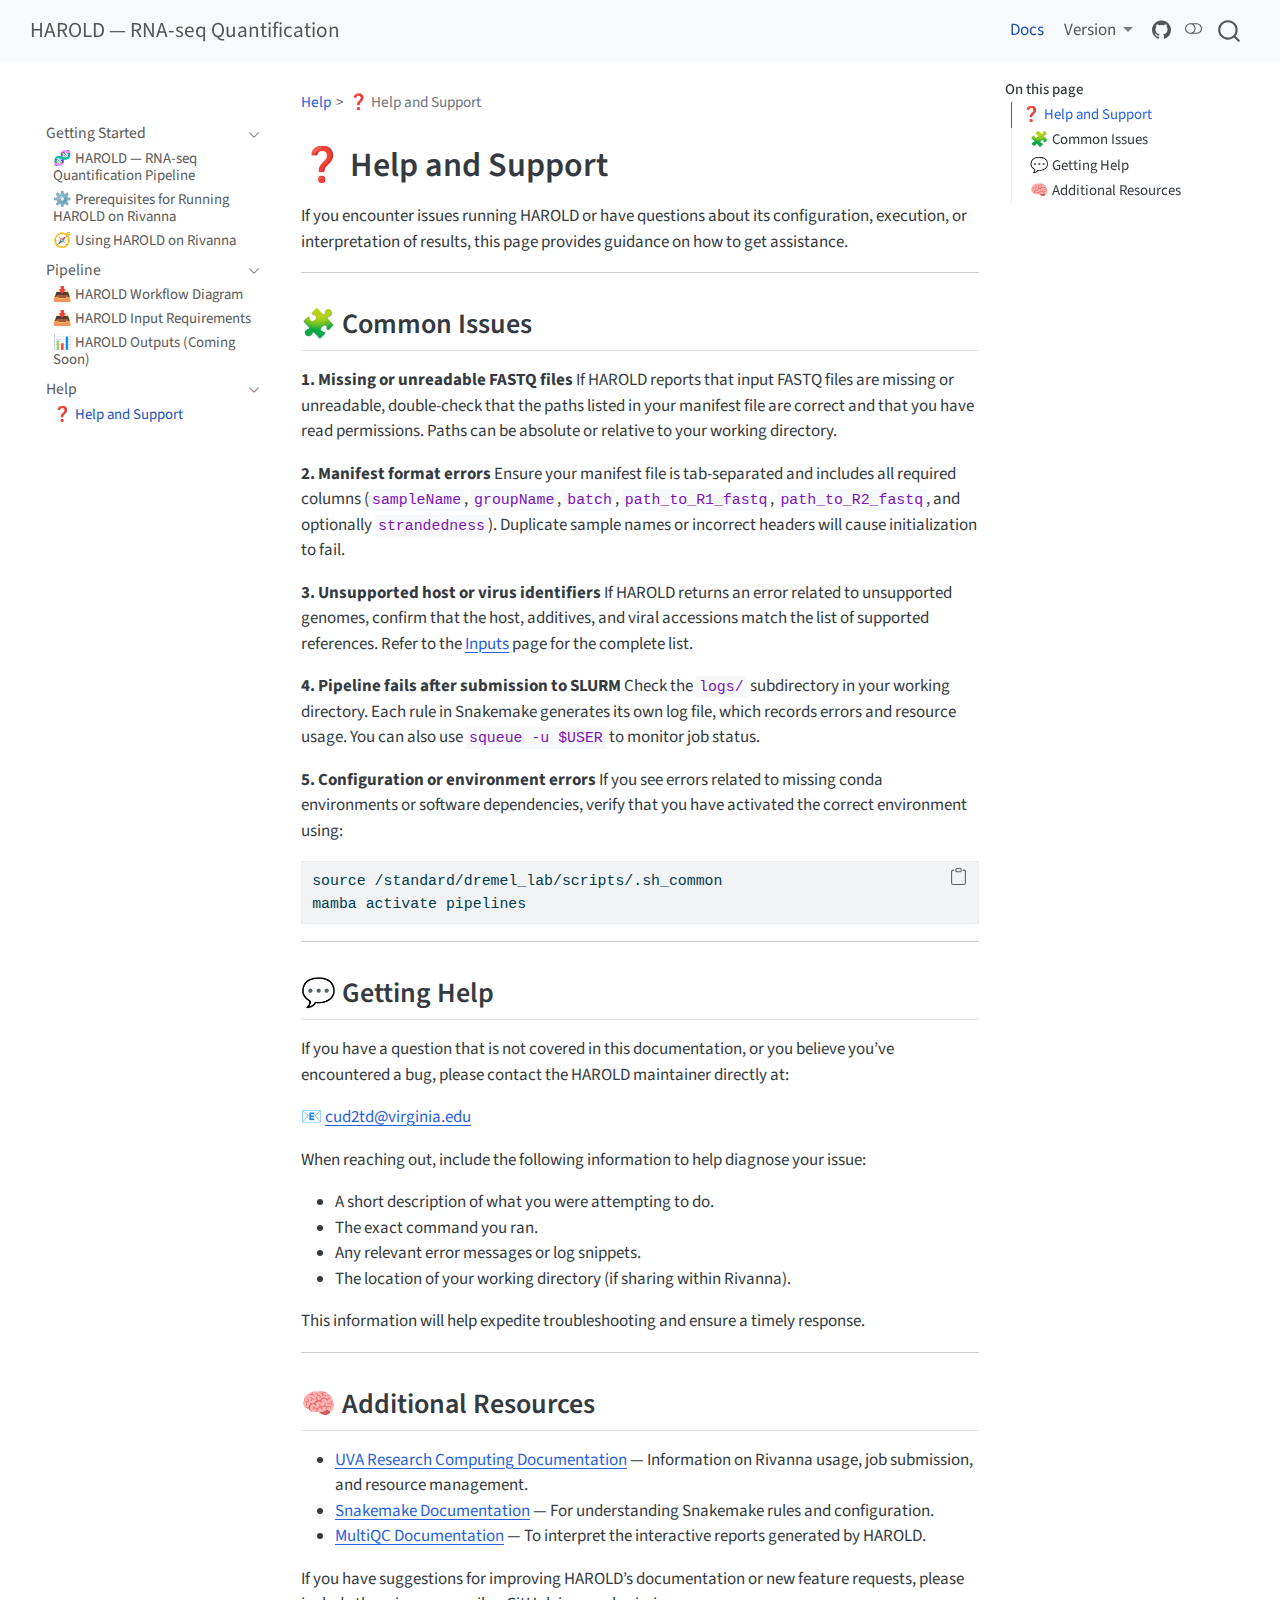
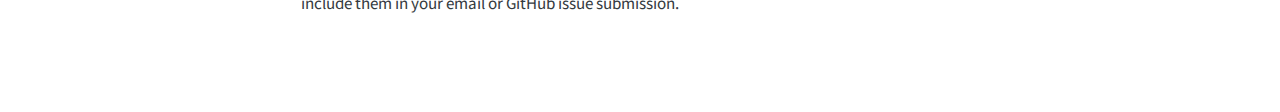
<file: docs/help.html>
<!DOCTYPE html>
<html xmlns="http://www.w3.org/1999/xhtml" lang="en" xml:lang="en"><head>

<meta charset="utf-8">
<meta name="generator" content="quarto-1.7.23">

<meta name="viewport" content="width=device-width, initial-scale=1.0, user-scalable=yes">


<title>help – HAROLD — RNA-seq Quantification</title>
<style>
code{white-space: pre-wrap;}
span.smallcaps{font-variant: small-caps;}
div.columns{display: flex; gap: min(4vw, 1.5em);}
div.column{flex: auto; overflow-x: auto;}
div.hanging-indent{margin-left: 1.5em; text-indent: -1.5em;}
ul.task-list{list-style: none;}
ul.task-list li input[type="checkbox"] {
  width: 0.8em;
  margin: 0 0.8em 0.2em -1em; /* quarto-specific, see https://github.com/quarto-dev/quarto-cli/issues/4556 */ 
  vertical-align: middle;
}
/* CSS for syntax highlighting */
html { -webkit-text-size-adjust: 100%; }
pre > code.sourceCode { white-space: pre; position: relative; }
pre > code.sourceCode > span { display: inline-block; line-height: 1.25; }
pre > code.sourceCode > span:empty { height: 1.2em; }
.sourceCode { overflow: visible; }
code.sourceCode > span { color: inherit; text-decoration: inherit; }
div.sourceCode { margin: 1em 0; }
pre.sourceCode { margin: 0; }
@media screen {
div.sourceCode { overflow: auto; }
}
@media print {
pre > code.sourceCode { white-space: pre-wrap; }
pre > code.sourceCode > span { text-indent: -5em; padding-left: 5em; }
}
pre.numberSource code
  { counter-reset: source-line 0; }
pre.numberSource code > span
  { position: relative; left: -4em; counter-increment: source-line; }
pre.numberSource code > span > a:first-child::before
  { content: counter(source-line);
    position: relative; left: -1em; text-align: right; vertical-align: baseline;
    border: none; display: inline-block;
    -webkit-touch-callout: none; -webkit-user-select: none;
    -khtml-user-select: none; -moz-user-select: none;
    -ms-user-select: none; user-select: none;
    padding: 0 4px; width: 4em;
  }
pre.numberSource { margin-left: 3em;  padding-left: 4px; }
div.sourceCode
  {   }
@media screen {
pre > code.sourceCode > span > a:first-child::before { text-decoration: underline; }
}
</style>


<script src="../site_libs/quarto-nav/quarto-nav.js"></script>
<script src="../site_libs/clipboard/clipboard.min.js"></script>
<script src="../site_libs/quarto-search/autocomplete.umd.js"></script>
<script src="../site_libs/quarto-search/fuse.min.js"></script>
<script src="../site_libs/quarto-search/quarto-search.js"></script>
<meta name="quarto:offset" content="../">
<script src="../site_libs/quarto-html/quarto.js" type="module"></script>
<script src="../site_libs/quarto-html/tabsets/tabsets.js" type="module"></script>
<script src="../site_libs/quarto-html/popper.min.js"></script>
<script src="../site_libs/quarto-html/tippy.umd.min.js"></script>
<script src="../site_libs/quarto-html/anchor.min.js"></script>
<link href="../site_libs/quarto-html/tippy.css" rel="stylesheet">
<link href="../site_libs/quarto-html/quarto-syntax-highlighting-dark-7271f29f9498218151f3120baddb7363.css" rel="stylesheet" class="quarto-color-scheme quarto-color-alternate" id="quarto-text-highlighting-styles">
<link href="../site_libs/quarto-html/quarto-syntax-highlighting-226bd0f977fa82dfae4534cac220d79a.css" rel="stylesheet" class="quarto-color-scheme" id="quarto-text-highlighting-styles">
<script src="../site_libs/bootstrap/bootstrap.min.js"></script>
<link href="../site_libs/bootstrap/bootstrap-icons.css" rel="stylesheet">
<link href="../site_libs/bootstrap/bootstrap-d8d76ce76e5458b3d8da1cab55fbd639.min.css" rel="stylesheet" append-hash="true" class="quarto-color-scheme" id="quarto-bootstrap" data-mode="light">
<link href="../site_libs/bootstrap/bootstrap-dark-bd4d327275457fb6652065989184b3fc.min.css" rel="stylesheet" append-hash="true" class="quarto-color-scheme quarto-color-alternate" id="quarto-bootstrap" data-mode="dark">
<link href="../site_libs/bootstrap/bootstrap-d8d76ce76e5458b3d8da1cab55fbd639.min.css" rel="stylesheet" append-hash="true" class="quarto-color-scheme-extra" id="quarto-bootstrap" data-mode="light">
<script id="quarto-search-options" type="application/json">{
  "location": "navbar",
  "copy-button": false,
  "collapse-after": 3,
  "panel-placement": "end",
  "type": "overlay",
  "limit": 50,
  "keyboard-shortcut": [
    "f",
    "/",
    "s"
  ],
  "show-item-context": false,
  "language": {
    "search-no-results-text": "No results",
    "search-matching-documents-text": "matching documents",
    "search-copy-link-title": "Copy link to search",
    "search-hide-matches-text": "Hide additional matches",
    "search-more-match-text": "more match in this document",
    "search-more-matches-text": "more matches in this document",
    "search-clear-button-title": "Clear",
    "search-text-placeholder": "",
    "search-detached-cancel-button-title": "Cancel",
    "search-submit-button-title": "Submit",
    "search-label": "Search"
  }
}</script>
<style>html{ scroll-behavior: smooth; }</style>


</head>

<body class="nav-sidebar floating nav-fixed quarto-light"><script id="quarto-html-before-body" type="application/javascript">
    const toggleBodyColorMode = (bsSheetEl) => {
      const mode = bsSheetEl.getAttribute("data-mode");
      const bodyEl = window.document.querySelector("body");
      if (mode === "dark") {
        bodyEl.classList.add("quarto-dark");
        bodyEl.classList.remove("quarto-light");
      } else {
        bodyEl.classList.add("quarto-light");
        bodyEl.classList.remove("quarto-dark");
      }
    }
    const toggleBodyColorPrimary = () => {
      const bsSheetEl = window.document.querySelector("link#quarto-bootstrap:not([rel=disabled-stylesheet])");
      if (bsSheetEl) {
        toggleBodyColorMode(bsSheetEl);
      }
    }
    window.setColorSchemeToggle = (alternate) => {
      const toggles = window.document.querySelectorAll('.quarto-color-scheme-toggle');
      for (let i=0; i < toggles.length; i++) {
        const toggle = toggles[i];
        if (toggle) {
          if (alternate) {
            toggle.classList.add("alternate");
          } else {
            toggle.classList.remove("alternate");
          }
        }
      }
    };
    const toggleColorMode = (alternate) => {
      // Switch the stylesheets
      const primaryStylesheets = window.document.querySelectorAll('link.quarto-color-scheme:not(.quarto-color-alternate)');
      const alternateStylesheets = window.document.querySelectorAll('link.quarto-color-scheme.quarto-color-alternate');
      manageTransitions('#quarto-margin-sidebar .nav-link', false);
      if (alternate) {
        // note: dark is layered on light, we don't disable primary!
        enableStylesheet(alternateStylesheets);
        for (const sheetNode of alternateStylesheets) {
          if (sheetNode.id === "quarto-bootstrap") {
            toggleBodyColorMode(sheetNode);
          }
        }
      } else {
        disableStylesheet(alternateStylesheets);
        enableStylesheet(primaryStylesheets)
        toggleBodyColorPrimary();
      }
      manageTransitions('#quarto-margin-sidebar .nav-link', true);
      // Switch the toggles
      window.setColorSchemeToggle(alternate)
      // Hack to workaround the fact that safari doesn't
      // properly recolor the scrollbar when toggling (#1455)
      if (navigator.userAgent.indexOf('Safari') > 0 && navigator.userAgent.indexOf('Chrome') == -1) {
        manageTransitions("body", false);
        window.scrollTo(0, 1);
        setTimeout(() => {
          window.scrollTo(0, 0);
          manageTransitions("body", true);
        }, 40);
      }
    }
    const disableStylesheet = (stylesheets) => {
      for (let i=0; i < stylesheets.length; i++) {
        const stylesheet = stylesheets[i];
        stylesheet.rel = 'disabled-stylesheet';
      }
    }
    const enableStylesheet = (stylesheets) => {
      for (let i=0; i < stylesheets.length; i++) {
        const stylesheet = stylesheets[i];
        if(stylesheet.rel !== 'stylesheet') { // for Chrome, which will still FOUC without this check
          stylesheet.rel = 'stylesheet';
        }
      }
    }
    const manageTransitions = (selector, allowTransitions) => {
      const els = window.document.querySelectorAll(selector);
      for (let i=0; i < els.length; i++) {
        const el = els[i];
        if (allowTransitions) {
          el.classList.remove('notransition');
        } else {
          el.classList.add('notransition');
        }
      }
    }
    const isFileUrl = () => {
      return window.location.protocol === 'file:';
    }
    window.hasAlternateSentinel = () => {
      let styleSentinel = getColorSchemeSentinel();
      if (styleSentinel !== null) {
        return styleSentinel === "alternate";
      } else {
        return false;
      }
    }
    const setStyleSentinel = (alternate) => {
      const value = alternate ? "alternate" : "default";
      if (!isFileUrl()) {
        window.localStorage.setItem("quarto-color-scheme", value);
      } else {
        localAlternateSentinel = value;
      }
    }
    const getColorSchemeSentinel = () => {
      if (!isFileUrl()) {
        const storageValue = window.localStorage.getItem("quarto-color-scheme");
        return storageValue != null ? storageValue : localAlternateSentinel;
      } else {
        return localAlternateSentinel;
      }
    }
    const toggleGiscusIfUsed = (isAlternate, darkModeDefault) => {
      const baseTheme = document.querySelector('#giscus-base-theme')?.value ?? 'light';
      const alternateTheme = document.querySelector('#giscus-alt-theme')?.value ?? 'dark';
      let newTheme = '';
      if(darkModeDefault) {
        newTheme = isAlternate ? baseTheme : alternateTheme;
      } else {
        newTheme = isAlternate ? alternateTheme : baseTheme;
      }
      const changeGiscusTheme = () => {
        // From: https://github.com/giscus/giscus/issues/336
        const sendMessage = (message) => {
          const iframe = document.querySelector('iframe.giscus-frame');
          if (!iframe) return;
          iframe.contentWindow.postMessage({ giscus: message }, 'https://giscus.app');
        }
        sendMessage({
          setConfig: {
            theme: newTheme
          }
        });
      }
      const isGiscussLoaded = window.document.querySelector('iframe.giscus-frame') !== null;
      if (isGiscussLoaded) {
        changeGiscusTheme();
      }
    };
    const darkModeDefault = false;
    document.querySelector('link.quarto-color-scheme-extra').rel = 'disabled-stylesheet';
    let localAlternateSentinel = darkModeDefault ? 'alternate' : 'default';
    // Dark / light mode switch
    window.quartoToggleColorScheme = () => {
      // Read the current dark / light value
      let toAlternate = !window.hasAlternateSentinel();
      toggleColorMode(toAlternate);
      setStyleSentinel(toAlternate);
      toggleGiscusIfUsed(toAlternate, darkModeDefault);
    };
    // Switch to dark mode if need be
    if (window.hasAlternateSentinel()) {
      toggleColorMode(true);
    } else {
      toggleColorMode(false);
    }
  </script>

<div id="quarto-search-results"></div>
  <header id="quarto-header" class="headroom fixed-top">
    <nav class="navbar navbar-expand-lg " data-bs-theme="dark">
      <div class="navbar-container container-fluid">
      <div class="navbar-brand-container mx-auto">
    <a class="navbar-brand" href="../index.html">
    <span class="navbar-title">HAROLD — RNA-seq Quantification</span>
    </a>
  </div>
            <div id="quarto-search" class="" title="Search"></div>
          <button class="navbar-toggler" type="button" data-bs-toggle="collapse" data-bs-target="#navbarCollapse" aria-controls="navbarCollapse" role="menu" aria-expanded="false" aria-label="Toggle navigation" onclick="if (window.quartoToggleHeadroom) { window.quartoToggleHeadroom(); }">
  <span class="navbar-toggler-icon"></span>
</button>
          <div class="collapse navbar-collapse" id="navbarCollapse">
            <ul class="navbar-nav navbar-nav-scroll ms-auto">
  <li class="nav-item">
    <a class="nav-link active" href="../docs/index.html" aria-current="page"> 
<span class="menu-text">Docs</span></a>
  </li>  
  <li class="nav-item dropdown ">
    <a class="nav-link dropdown-toggle" href="#" id="nav-menu-version" role="link" data-bs-toggle="dropdown" aria-expanded="false">
 <span class="menu-text">Version</span>
    </a>
    <ul class="dropdown-menu dropdown-menu-end" aria-labelledby="nav-menu-version">    
        <li>
    <a class="dropdown-item" href="https://dremellab.github.io/HAROLD/dev/">
 <span class="dropdown-text">Latest (dev)</span></a>
  </li>  
    </ul>
  </li>
  <li class="nav-item compact">
    <a class="nav-link" href="https://github.com/dremellab/HAROLD"> <i class="bi bi-github" role="img">
</i> 
<span class="menu-text"></span></a>
  </li>  
</ul>
          </div> <!-- /navcollapse -->
            <div class="quarto-navbar-tools">
  <a href="" class="quarto-color-scheme-toggle quarto-navigation-tool  px-1" onclick="window.quartoToggleColorScheme(); return false;" title="Toggle dark mode"><i class="bi"></i></a>
</div>
      </div> <!-- /container-fluid -->
    </nav>
  <nav class="quarto-secondary-nav">
    <div class="container-fluid d-flex">
      <button type="button" class="quarto-btn-toggle btn" data-bs-toggle="collapse" role="button" data-bs-target=".quarto-sidebar-collapse-item" aria-controls="quarto-sidebar" aria-expanded="false" aria-label="Toggle sidebar navigation" onclick="if (window.quartoToggleHeadroom) { window.quartoToggleHeadroom(); }">
        <i class="bi bi-layout-text-sidebar-reverse"></i>
      </button>
        <nav class="quarto-page-breadcrumbs" aria-label="breadcrumb"><ol class="breadcrumb"><li class="breadcrumb-item"><a href="../docs/help.html">Help</a></li><li class="breadcrumb-item"><a href="../docs/help.html">❓ Help and Support</a></li></ol></nav>
        <a class="flex-grow-1" role="navigation" data-bs-toggle="collapse" data-bs-target=".quarto-sidebar-collapse-item" aria-controls="quarto-sidebar" aria-expanded="false" aria-label="Toggle sidebar navigation" onclick="if (window.quartoToggleHeadroom) { window.quartoToggleHeadroom(); }">      
        </a>
      <button type="button" class="btn quarto-search-button" aria-label="Search" onclick="window.quartoOpenSearch();">
        <i class="bi bi-search"></i>
      </button>
    </div>
  </nav>
</header>
<!-- content -->
<div id="quarto-content" class="quarto-container page-columns page-rows-contents page-layout-article page-navbar">
<!-- sidebar -->
  <nav id="quarto-sidebar" class="sidebar collapse collapse-horizontal quarto-sidebar-collapse-item sidebar-navigation floating overflow-auto">
        <div class="mt-2 flex-shrink-0 align-items-center">
        <div class="sidebar-search">
        <div id="quarto-search" class="" title="Search"></div>
        </div>
        </div>
    <div class="sidebar-menu-container"> 
    <ul class="list-unstyled mt-1">
        <li class="sidebar-item sidebar-item-section">
      <div class="sidebar-item-container"> 
            <a class="sidebar-item-text sidebar-link text-start" data-bs-toggle="collapse" data-bs-target="#quarto-sidebar-section-1" role="navigation" aria-expanded="true">
 <span class="menu-text">Getting Started</span></a>
          <a class="sidebar-item-toggle text-start" data-bs-toggle="collapse" data-bs-target="#quarto-sidebar-section-1" role="navigation" aria-expanded="true" aria-label="Toggle section">
            <i class="bi bi-chevron-right ms-2"></i>
          </a> 
      </div>
      <ul id="quarto-sidebar-section-1" class="collapse list-unstyled sidebar-section depth1 show">  
          <li class="sidebar-item">
  <div class="sidebar-item-container"> 
  <a href="../docs/index.html" class="sidebar-item-text sidebar-link">
 <span class="menu-text">🧬 HAROLD — RNA-seq Quantification Pipeline</span></a>
  </div>
</li>
          <li class="sidebar-item">
  <div class="sidebar-item-container"> 
  <a href="../docs/prereq.html" class="sidebar-item-text sidebar-link">
 <span class="menu-text">⚙️ Prerequisites for Running HAROLD on Rivanna</span></a>
  </div>
</li>
          <li class="sidebar-item">
  <div class="sidebar-item-container"> 
  <a href="../docs/usage.html" class="sidebar-item-text sidebar-link">
 <span class="menu-text">🧭 Using HAROLD on Rivanna</span></a>
  </div>
</li>
      </ul>
  </li>
        <li class="sidebar-item sidebar-item-section">
      <div class="sidebar-item-container"> 
            <a class="sidebar-item-text sidebar-link text-start" data-bs-toggle="collapse" data-bs-target="#quarto-sidebar-section-2" role="navigation" aria-expanded="true">
 <span class="menu-text">Pipeline</span></a>
          <a class="sidebar-item-toggle text-start" data-bs-toggle="collapse" data-bs-target="#quarto-sidebar-section-2" role="navigation" aria-expanded="true" aria-label="Toggle section">
            <i class="bi bi-chevron-right ms-2"></i>
          </a> 
      </div>
      <ul id="quarto-sidebar-section-2" class="collapse list-unstyled sidebar-section depth1 show">  
          <li class="sidebar-item">
  <div class="sidebar-item-container"> 
  <a href="../docs/pipeline.html" class="sidebar-item-text sidebar-link">
 <span class="menu-text">📥 HAROLD Workflow Diagram</span></a>
  </div>
</li>
          <li class="sidebar-item">
  <div class="sidebar-item-container"> 
  <a href="../docs/inputs.html" class="sidebar-item-text sidebar-link">
 <span class="menu-text">📥 HAROLD Input Requirements</span></a>
  </div>
</li>
          <li class="sidebar-item">
  <div class="sidebar-item-container"> 
  <a href="../docs/outputs.html" class="sidebar-item-text sidebar-link">
 <span class="menu-text">📊 HAROLD Outputs (Coming Soon)</span></a>
  </div>
</li>
      </ul>
  </li>
        <li class="sidebar-item sidebar-item-section">
      <div class="sidebar-item-container"> 
            <a class="sidebar-item-text sidebar-link text-start" data-bs-toggle="collapse" data-bs-target="#quarto-sidebar-section-3" role="navigation" aria-expanded="true">
 <span class="menu-text">Help</span></a>
          <a class="sidebar-item-toggle text-start" data-bs-toggle="collapse" data-bs-target="#quarto-sidebar-section-3" role="navigation" aria-expanded="true" aria-label="Toggle section">
            <i class="bi bi-chevron-right ms-2"></i>
          </a> 
      </div>
      <ul id="quarto-sidebar-section-3" class="collapse list-unstyled sidebar-section depth1 show">  
          <li class="sidebar-item">
  <div class="sidebar-item-container"> 
  <a href="../docs/help.html" class="sidebar-item-text sidebar-link active">
 <span class="menu-text">❓ Help and Support</span></a>
  </div>
</li>
      </ul>
  </li>
    </ul>
    </div>
</nav>
<div id="quarto-sidebar-glass" class="quarto-sidebar-collapse-item" data-bs-toggle="collapse" data-bs-target=".quarto-sidebar-collapse-item"></div>
<!-- margin-sidebar -->
    <div id="quarto-margin-sidebar" class="sidebar margin-sidebar">
        <nav id="TOC" role="doc-toc" class="toc-active">
    <h2 id="toc-title">On this page</h2>
   
  <ul>
  <li><a href="#help-and-support" id="toc-help-and-support" class="nav-link active" data-scroll-target="#help-and-support">❓ Help and Support</a>
  <ul class="collapse">
  <li><a href="#common-issues" id="toc-common-issues" class="nav-link" data-scroll-target="#common-issues">🧩 Common Issues</a></li>
  <li><a href="#getting-help" id="toc-getting-help" class="nav-link" data-scroll-target="#getting-help">💬 Getting Help</a></li>
  <li><a href="#additional-resources" id="toc-additional-resources" class="nav-link" data-scroll-target="#additional-resources">🧠 Additional Resources</a></li>
  </ul></li>
  </ul>
</nav>
    </div>
<!-- main -->
<main class="content" id="quarto-document-content"><header id="title-block-header" class="quarto-title-block"><nav class="quarto-page-breadcrumbs quarto-title-breadcrumbs d-none d-lg-block" aria-label="breadcrumb"><ol class="breadcrumb"><li class="breadcrumb-item"><a href="../docs/help.html">Help</a></li><li class="breadcrumb-item"><a href="../docs/help.html">❓ Help and Support</a></li></ol></nav></header>





<section id="help-and-support" class="level1">
<h1>❓ Help and Support</h1>
<p>If you encounter issues running HAROLD or have questions about its configuration, execution, or interpretation of results, this page provides guidance on how to get assistance.</p>
<hr>
<section id="common-issues" class="level2">
<h2 class="anchored" data-anchor-id="common-issues">🧩 Common Issues</h2>
<p><strong>1. Missing or unreadable FASTQ files</strong> If HAROLD reports that input FASTQ files are missing or unreadable, double-check that the paths listed in your manifest file are correct and that you have read permissions. Paths can be absolute or relative to your working directory.</p>
<p><strong>2. Manifest format errors</strong> Ensure your manifest file is tab-separated and includes all required columns (<code>sampleName</code>, <code>groupName</code>, <code>batch</code>, <code>path_to_R1_fastq</code>, <code>path_to_R2_fastq</code>, and optionally <code>strandedness</code>). Duplicate sample names or incorrect headers will cause initialization to fail.</p>
<p><strong>3. Unsupported host or virus identifiers</strong> If HAROLD returns an error related to unsupported genomes, confirm that the host, additives, and viral accessions match the list of supported references. Refer to the <a href="../docs/inputs.html">Inputs</a> page for the complete list.</p>
<p><strong>4. Pipeline fails after submission to SLURM</strong> Check the <code>logs/</code> subdirectory in your working directory. Each rule in Snakemake generates its own log file, which records errors and resource usage. You can also use <code>squeue -u $USER</code> to monitor job status.</p>
<p><strong>5. Configuration or environment errors</strong> If you see errors related to missing conda environments or software dependencies, verify that you have activated the correct environment using:</p>
<div class="sourceCode" id="cb1"><pre class="sourceCode bash code-with-copy"><code class="sourceCode bash"><span id="cb1-1"><a href="#cb1-1" aria-hidden="true" tabindex="-1"></a><span class="bu">source</span> /standard/dremel_lab/scripts/.sh_common</span>
<span id="cb1-2"><a href="#cb1-2" aria-hidden="true" tabindex="-1"></a><span class="ex">mamba</span> activate pipelines</span></code><button title="Copy to Clipboard" class="code-copy-button"><i class="bi"></i></button></pre></div>
<hr>
</section>
<section id="getting-help" class="level2">
<h2 class="anchored" data-anchor-id="getting-help">💬 Getting Help</h2>
<p>If you have a question that is not covered in this documentation, or you believe you’ve encountered a bug, please contact the HAROLD maintainer directly at:</p>
<p>📧 <strong><a href="mailto:cud2td@virginia.edu">cud2td@virginia.edu</a></strong></p>
<p>When reaching out, include the following information to help diagnose your issue:</p>
<ul>
<li>A short description of what you were attempting to do.</li>
<li>The exact command you ran.</li>
<li>Any relevant error messages or log snippets.</li>
<li>The location of your working directory (if sharing within Rivanna).</li>
</ul>
<p>This information will help expedite troubleshooting and ensure a timely response.</p>
<hr>
</section>
<section id="additional-resources" class="level2">
<h2 class="anchored" data-anchor-id="additional-resources">🧠 Additional Resources</h2>
<ul>
<li><a href="https://www.rc.virginia.edu/userinfo/rivanna/">UVA Research Computing Documentation</a> — Information on Rivanna usage, job submission, and resource management.</li>
<li><a href="https://snakemake.readthedocs.io/en/stable/">Snakemake Documentation</a> — For understanding Snakemake rules and configuration.</li>
<li><a href="https://multiqc.info/docs/">MultiQC Documentation</a> — To interpret the interactive reports generated by HAROLD.</li>
</ul>
<p>If you have suggestions for improving HAROLD’s documentation or new feature requests, please include them in your email or GitHub issue submission.</p>


</section>
</section>

</main> <!-- /main -->
<script id="quarto-html-after-body" type="application/javascript">
  window.document.addEventListener("DOMContentLoaded", function (event) {
    // Ensure there is a toggle, if there isn't float one in the top right
    if (window.document.querySelector('.quarto-color-scheme-toggle') === null) {
      const a = window.document.createElement('a');
      a.classList.add('top-right');
      a.classList.add('quarto-color-scheme-toggle');
      a.href = "";
      a.onclick = function() { try { window.quartoToggleColorScheme(); } catch {} return false; };
      const i = window.document.createElement("i");
      i.classList.add('bi');
      a.appendChild(i);
      window.document.body.appendChild(a);
    }
    window.setColorSchemeToggle(window.hasAlternateSentinel())
    const icon = "";
    const anchorJS = new window.AnchorJS();
    anchorJS.options = {
      placement: 'right',
      icon: icon
    };
    anchorJS.add('.anchored');
    const isCodeAnnotation = (el) => {
      for (const clz of el.classList) {
        if (clz.startsWith('code-annotation-')) {                     
          return true;
        }
      }
      return false;
    }
    const onCopySuccess = function(e) {
      // button target
      const button = e.trigger;
      // don't keep focus
      button.blur();
      // flash "checked"
      button.classList.add('code-copy-button-checked');
      var currentTitle = button.getAttribute("title");
      button.setAttribute("title", "Copied!");
      let tooltip;
      if (window.bootstrap) {
        button.setAttribute("data-bs-toggle", "tooltip");
        button.setAttribute("data-bs-placement", "left");
        button.setAttribute("data-bs-title", "Copied!");
        tooltip = new bootstrap.Tooltip(button, 
          { trigger: "manual", 
            customClass: "code-copy-button-tooltip",
            offset: [0, -8]});
        tooltip.show();    
      }
      setTimeout(function() {
        if (tooltip) {
          tooltip.hide();
          button.removeAttribute("data-bs-title");
          button.removeAttribute("data-bs-toggle");
          button.removeAttribute("data-bs-placement");
        }
        button.setAttribute("title", currentTitle);
        button.classList.remove('code-copy-button-checked');
      }, 1000);
      // clear code selection
      e.clearSelection();
    }
    const getTextToCopy = function(trigger) {
        const codeEl = trigger.previousElementSibling.cloneNode(true);
        for (const childEl of codeEl.children) {
          if (isCodeAnnotation(childEl)) {
            childEl.remove();
          }
        }
        return codeEl.innerText;
    }
    const clipboard = new window.ClipboardJS('.code-copy-button:not([data-in-quarto-modal])', {
      text: getTextToCopy
    });
    clipboard.on('success', onCopySuccess);
    if (window.document.getElementById('quarto-embedded-source-code-modal')) {
      const clipboardModal = new window.ClipboardJS('.code-copy-button[data-in-quarto-modal]', {
        text: getTextToCopy,
        container: window.document.getElementById('quarto-embedded-source-code-modal')
      });
      clipboardModal.on('success', onCopySuccess);
    }
      var localhostRegex = new RegExp(/^(?:http|https):\/\/localhost\:?[0-9]*\//);
      var mailtoRegex = new RegExp(/^mailto:/);
        var filterRegex = new RegExp("https:\/\/dremellab\.github\.io\/HAROLD\/");
      var isInternal = (href) => {
          return filterRegex.test(href) || localhostRegex.test(href) || mailtoRegex.test(href);
      }
      // Inspect non-navigation links and adorn them if external
     var links = window.document.querySelectorAll('a[href]:not(.nav-link):not(.navbar-brand):not(.toc-action):not(.sidebar-link):not(.sidebar-item-toggle):not(.pagination-link):not(.no-external):not([aria-hidden]):not(.dropdown-item):not(.quarto-navigation-tool):not(.about-link)');
      for (var i=0; i<links.length; i++) {
        const link = links[i];
        if (!isInternal(link.href)) {
          // undo the damage that might have been done by quarto-nav.js in the case of
          // links that we want to consider external
          if (link.dataset.originalHref !== undefined) {
            link.href = link.dataset.originalHref;
          }
        }
      }
    function tippyHover(el, contentFn, onTriggerFn, onUntriggerFn) {
      const config = {
        allowHTML: true,
        maxWidth: 500,
        delay: 100,
        arrow: false,
        appendTo: function(el) {
            return el.parentElement;
        },
        interactive: true,
        interactiveBorder: 10,
        theme: 'quarto',
        placement: 'bottom-start',
      };
      if (contentFn) {
        config.content = contentFn;
      }
      if (onTriggerFn) {
        config.onTrigger = onTriggerFn;
      }
      if (onUntriggerFn) {
        config.onUntrigger = onUntriggerFn;
      }
      window.tippy(el, config); 
    }
    const noterefs = window.document.querySelectorAll('a[role="doc-noteref"]');
    for (var i=0; i<noterefs.length; i++) {
      const ref = noterefs[i];
      tippyHover(ref, function() {
        // use id or data attribute instead here
        let href = ref.getAttribute('data-footnote-href') || ref.getAttribute('href');
        try { href = new URL(href).hash; } catch {}
        const id = href.replace(/^#\/?/, "");
        const note = window.document.getElementById(id);
        if (note) {
          return note.innerHTML;
        } else {
          return "";
        }
      });
    }
    const xrefs = window.document.querySelectorAll('a.quarto-xref');
    const processXRef = (id, note) => {
      // Strip column container classes
      const stripColumnClz = (el) => {
        el.classList.remove("page-full", "page-columns");
        if (el.children) {
          for (const child of el.children) {
            stripColumnClz(child);
          }
        }
      }
      stripColumnClz(note)
      if (id === null || id.startsWith('sec-')) {
        // Special case sections, only their first couple elements
        const container = document.createElement("div");
        if (note.children && note.children.length > 2) {
          container.appendChild(note.children[0].cloneNode(true));
          for (let i = 1; i < note.children.length; i++) {
            const child = note.children[i];
            if (child.tagName === "P" && child.innerText === "") {
              continue;
            } else {
              container.appendChild(child.cloneNode(true));
              break;
            }
          }
          if (window.Quarto?.typesetMath) {
            window.Quarto.typesetMath(container);
          }
          return container.innerHTML
        } else {
          if (window.Quarto?.typesetMath) {
            window.Quarto.typesetMath(note);
          }
          return note.innerHTML;
        }
      } else {
        // Remove any anchor links if they are present
        const anchorLink = note.querySelector('a.anchorjs-link');
        if (anchorLink) {
          anchorLink.remove();
        }
        if (window.Quarto?.typesetMath) {
          window.Quarto.typesetMath(note);
        }
        if (note.classList.contains("callout")) {
          return note.outerHTML;
        } else {
          return note.innerHTML;
        }
      }
    }
    for (var i=0; i<xrefs.length; i++) {
      const xref = xrefs[i];
      tippyHover(xref, undefined, function(instance) {
        instance.disable();
        let url = xref.getAttribute('href');
        let hash = undefined; 
        if (url.startsWith('#')) {
          hash = url;
        } else {
          try { hash = new URL(url).hash; } catch {}
        }
        if (hash) {
          const id = hash.replace(/^#\/?/, "");
          const note = window.document.getElementById(id);
          if (note !== null) {
            try {
              const html = processXRef(id, note.cloneNode(true));
              instance.setContent(html);
            } finally {
              instance.enable();
              instance.show();
            }
          } else {
            // See if we can fetch this
            fetch(url.split('#')[0])
            .then(res => res.text())
            .then(html => {
              const parser = new DOMParser();
              const htmlDoc = parser.parseFromString(html, "text/html");
              const note = htmlDoc.getElementById(id);
              if (note !== null) {
                const html = processXRef(id, note);
                instance.setContent(html);
              } 
            }).finally(() => {
              instance.enable();
              instance.show();
            });
          }
        } else {
          // See if we can fetch a full url (with no hash to target)
          // This is a special case and we should probably do some content thinning / targeting
          fetch(url)
          .then(res => res.text())
          .then(html => {
            const parser = new DOMParser();
            const htmlDoc = parser.parseFromString(html, "text/html");
            const note = htmlDoc.querySelector('main.content');
            if (note !== null) {
              // This should only happen for chapter cross references
              // (since there is no id in the URL)
              // remove the first header
              if (note.children.length > 0 && note.children[0].tagName === "HEADER") {
                note.children[0].remove();
              }
              const html = processXRef(null, note);
              instance.setContent(html);
            } 
          }).finally(() => {
            instance.enable();
            instance.show();
          });
        }
      }, function(instance) {
      });
    }
        let selectedAnnoteEl;
        const selectorForAnnotation = ( cell, annotation) => {
          let cellAttr = 'data-code-cell="' + cell + '"';
          let lineAttr = 'data-code-annotation="' +  annotation + '"';
          const selector = 'span[' + cellAttr + '][' + lineAttr + ']';
          return selector;
        }
        const selectCodeLines = (annoteEl) => {
          const doc = window.document;
          const targetCell = annoteEl.getAttribute("data-target-cell");
          const targetAnnotation = annoteEl.getAttribute("data-target-annotation");
          const annoteSpan = window.document.querySelector(selectorForAnnotation(targetCell, targetAnnotation));
          const lines = annoteSpan.getAttribute("data-code-lines").split(",");
          const lineIds = lines.map((line) => {
            return targetCell + "-" + line;
          })
          let top = null;
          let height = null;
          let parent = null;
          if (lineIds.length > 0) {
              //compute the position of the single el (top and bottom and make a div)
              const el = window.document.getElementById(lineIds[0]);
              top = el.offsetTop;
              height = el.offsetHeight;
              parent = el.parentElement.parentElement;
            if (lineIds.length > 1) {
              const lastEl = window.document.getElementById(lineIds[lineIds.length - 1]);
              const bottom = lastEl.offsetTop + lastEl.offsetHeight;
              height = bottom - top;
            }
            if (top !== null && height !== null && parent !== null) {
              // cook up a div (if necessary) and position it 
              let div = window.document.getElementById("code-annotation-line-highlight");
              if (div === null) {
                div = window.document.createElement("div");
                div.setAttribute("id", "code-annotation-line-highlight");
                div.style.position = 'absolute';
                parent.appendChild(div);
              }
              div.style.top = top - 2 + "px";
              div.style.height = height + 4 + "px";
              div.style.left = 0;
              let gutterDiv = window.document.getElementById("code-annotation-line-highlight-gutter");
              if (gutterDiv === null) {
                gutterDiv = window.document.createElement("div");
                gutterDiv.setAttribute("id", "code-annotation-line-highlight-gutter");
                gutterDiv.style.position = 'absolute';
                const codeCell = window.document.getElementById(targetCell);
                const gutter = codeCell.querySelector('.code-annotation-gutter');
                gutter.appendChild(gutterDiv);
              }
              gutterDiv.style.top = top - 2 + "px";
              gutterDiv.style.height = height + 4 + "px";
            }
            selectedAnnoteEl = annoteEl;
          }
        };
        const unselectCodeLines = () => {
          const elementsIds = ["code-annotation-line-highlight", "code-annotation-line-highlight-gutter"];
          elementsIds.forEach((elId) => {
            const div = window.document.getElementById(elId);
            if (div) {
              div.remove();
            }
          });
          selectedAnnoteEl = undefined;
        };
          // Handle positioning of the toggle
      window.addEventListener(
        "resize",
        throttle(() => {
          elRect = undefined;
          if (selectedAnnoteEl) {
            selectCodeLines(selectedAnnoteEl);
          }
        }, 10)
      );
      function throttle(fn, ms) {
      let throttle = false;
      let timer;
        return (...args) => {
          if(!throttle) { // first call gets through
              fn.apply(this, args);
              throttle = true;
          } else { // all the others get throttled
              if(timer) clearTimeout(timer); // cancel #2
              timer = setTimeout(() => {
                fn.apply(this, args);
                timer = throttle = false;
              }, ms);
          }
        };
      }
        // Attach click handler to the DT
        const annoteDls = window.document.querySelectorAll('dt[data-target-cell]');
        for (const annoteDlNode of annoteDls) {
          annoteDlNode.addEventListener('click', (event) => {
            const clickedEl = event.target;
            if (clickedEl !== selectedAnnoteEl) {
              unselectCodeLines();
              const activeEl = window.document.querySelector('dt[data-target-cell].code-annotation-active');
              if (activeEl) {
                activeEl.classList.remove('code-annotation-active');
              }
              selectCodeLines(clickedEl);
              clickedEl.classList.add('code-annotation-active');
            } else {
              // Unselect the line
              unselectCodeLines();
              clickedEl.classList.remove('code-annotation-active');
            }
          });
        }
    const findCites = (el) => {
      const parentEl = el.parentElement;
      if (parentEl) {
        const cites = parentEl.dataset.cites;
        if (cites) {
          return {
            el,
            cites: cites.split(' ')
          };
        } else {
          return findCites(el.parentElement)
        }
      } else {
        return undefined;
      }
    };
    var bibliorefs = window.document.querySelectorAll('a[role="doc-biblioref"]');
    for (var i=0; i<bibliorefs.length; i++) {
      const ref = bibliorefs[i];
      const citeInfo = findCites(ref);
      if (citeInfo) {
        tippyHover(citeInfo.el, function() {
          var popup = window.document.createElement('div');
          citeInfo.cites.forEach(function(cite) {
            var citeDiv = window.document.createElement('div');
            citeDiv.classList.add('hanging-indent');
            citeDiv.classList.add('csl-entry');
            var biblioDiv = window.document.getElementById('ref-' + cite);
            if (biblioDiv) {
              citeDiv.innerHTML = biblioDiv.innerHTML;
            }
            popup.appendChild(citeDiv);
          });
          return popup.innerHTML;
        });
      }
    }
  });
  </script>
</div> <!-- /content -->




<script src="../site_libs/quarto-html/zenscroll-min.js"></script>
</body></html>
</file>
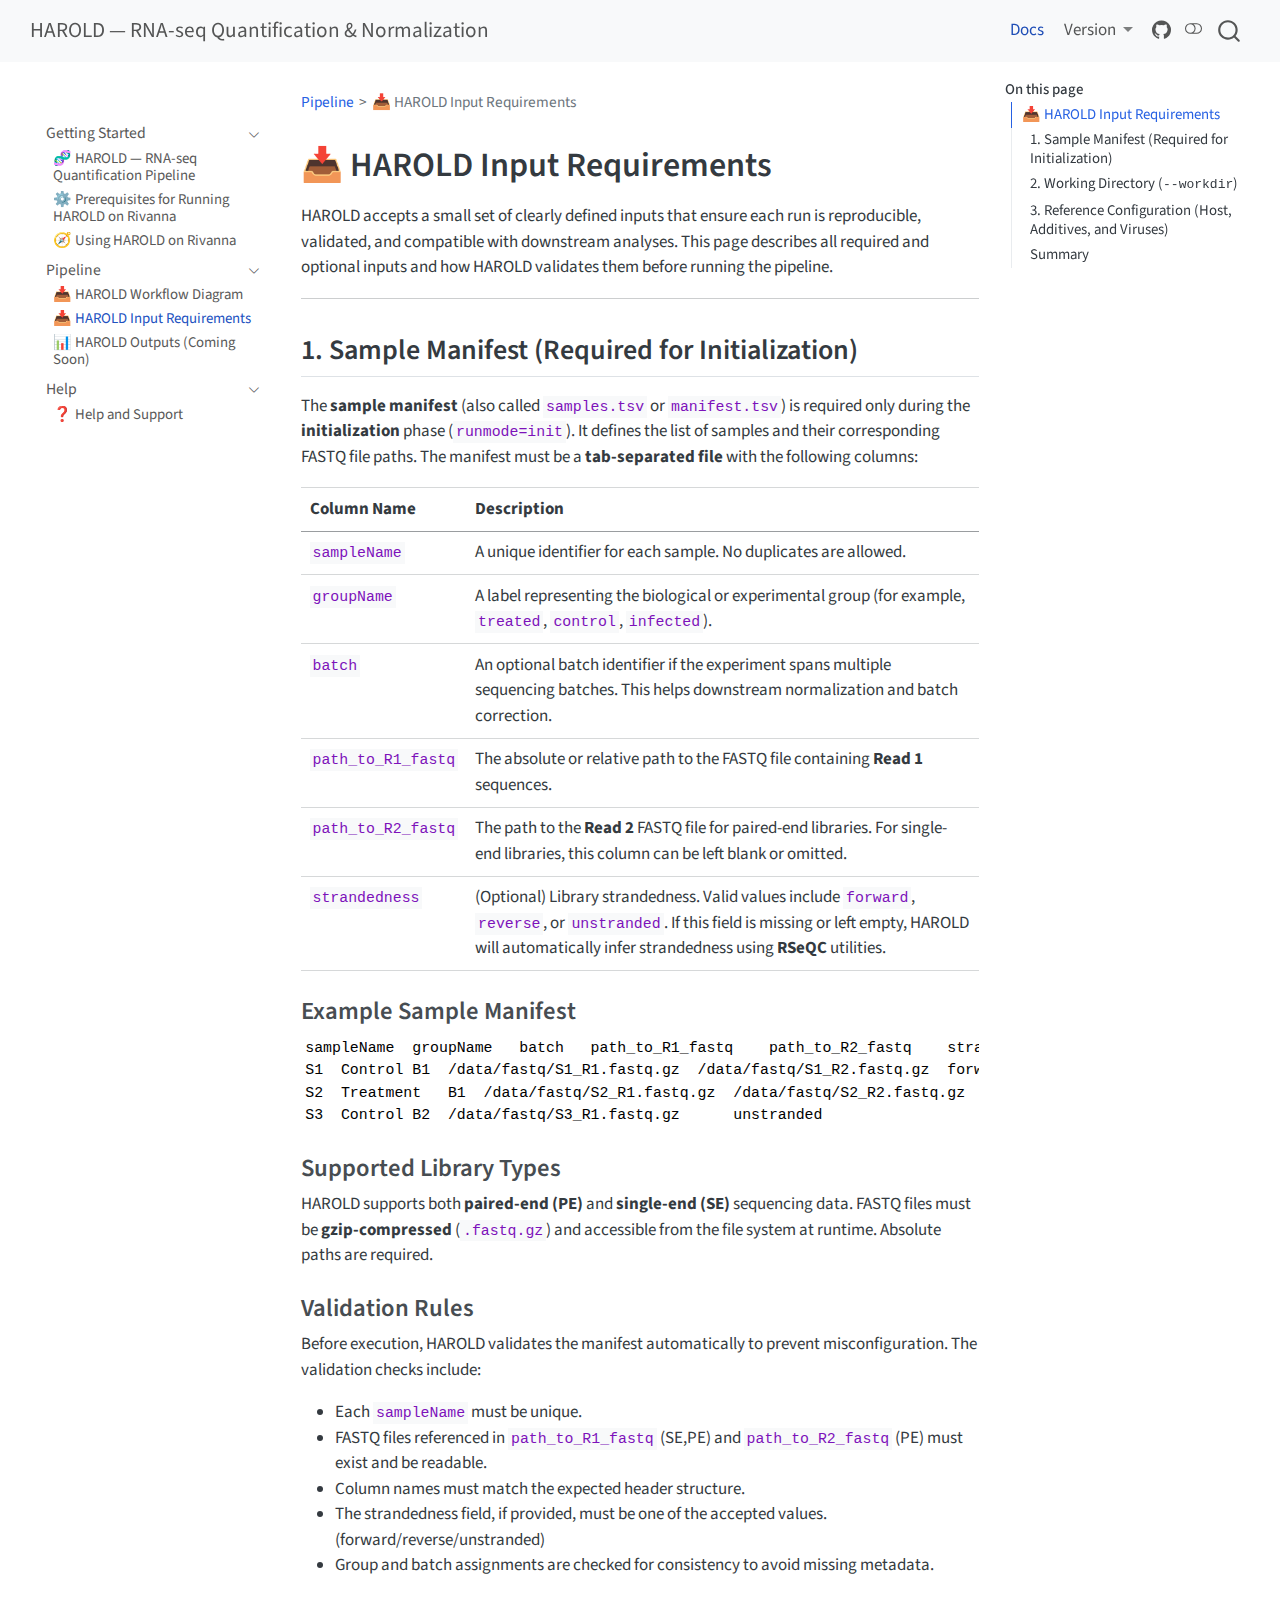
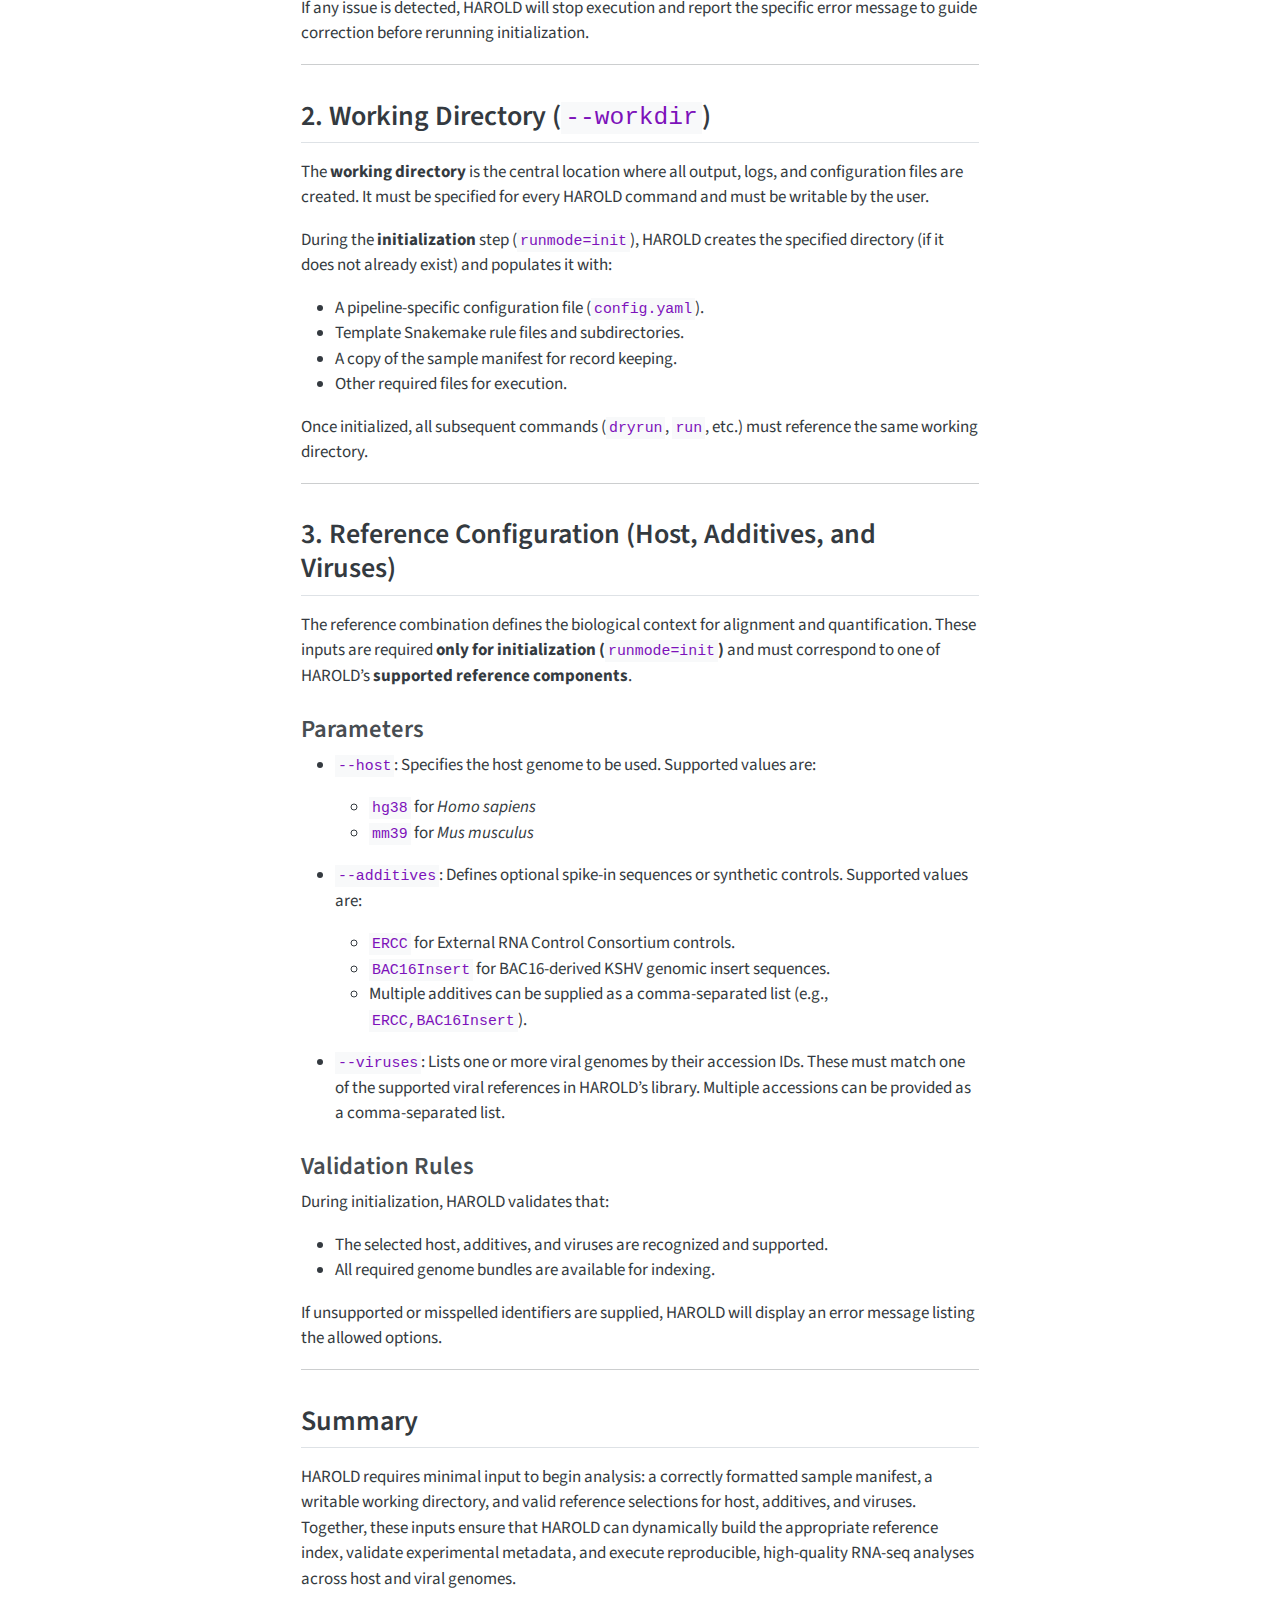
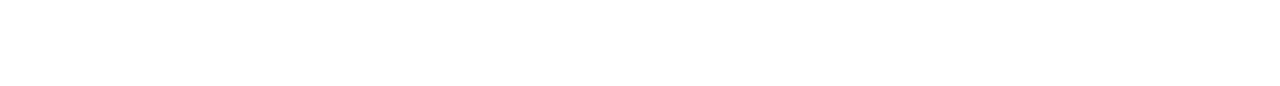
<file: docs/inputs.html>
<!DOCTYPE html>
<html xmlns="http://www.w3.org/1999/xhtml" lang="en" xml:lang="en"><head>

<meta charset="utf-8">
<meta name="generator" content="quarto-1.7.23">

<meta name="viewport" content="width=device-width, initial-scale=1.0, user-scalable=yes">


<title>inputs – HAROLD — RNA-seq Quantification &amp; Normalization</title>
<style>
code{white-space: pre-wrap;}
span.smallcaps{font-variant: small-caps;}
div.columns{display: flex; gap: min(4vw, 1.5em);}
div.column{flex: auto; overflow-x: auto;}
div.hanging-indent{margin-left: 1.5em; text-indent: -1.5em;}
ul.task-list{list-style: none;}
ul.task-list li input[type="checkbox"] {
  width: 0.8em;
  margin: 0 0.8em 0.2em -1em; /* quarto-specific, see https://github.com/quarto-dev/quarto-cli/issues/4556 */ 
  vertical-align: middle;
}
</style>


<script src="../site_libs/quarto-nav/quarto-nav.js"></script>
<script src="../site_libs/clipboard/clipboard.min.js"></script>
<script src="../site_libs/quarto-search/autocomplete.umd.js"></script>
<script src="../site_libs/quarto-search/fuse.min.js"></script>
<script src="../site_libs/quarto-search/quarto-search.js"></script>
<meta name="quarto:offset" content="../">
<script src="../site_libs/quarto-html/quarto.js" type="module"></script>
<script src="../site_libs/quarto-html/tabsets/tabsets.js" type="module"></script>
<script src="../site_libs/quarto-html/popper.min.js"></script>
<script src="../site_libs/quarto-html/tippy.umd.min.js"></script>
<script src="../site_libs/quarto-html/anchor.min.js"></script>
<link href="../site_libs/quarto-html/tippy.css" rel="stylesheet">
<link href="../site_libs/quarto-html/quarto-syntax-highlighting-dark-7271f29f9498218151f3120baddb7363.css" rel="stylesheet" class="quarto-color-scheme quarto-color-alternate" id="quarto-text-highlighting-styles">
<link href="../site_libs/quarto-html/quarto-syntax-highlighting-226bd0f977fa82dfae4534cac220d79a.css" rel="stylesheet" class="quarto-color-scheme" id="quarto-text-highlighting-styles">
<script src="../site_libs/bootstrap/bootstrap.min.js"></script>
<link href="../site_libs/bootstrap/bootstrap-icons.css" rel="stylesheet">
<link href="../site_libs/bootstrap/bootstrap-d8d76ce76e5458b3d8da1cab55fbd639.min.css" rel="stylesheet" append-hash="true" class="quarto-color-scheme" id="quarto-bootstrap" data-mode="light">
<link href="../site_libs/bootstrap/bootstrap-dark-bd4d327275457fb6652065989184b3fc.min.css" rel="stylesheet" append-hash="true" class="quarto-color-scheme quarto-color-alternate" id="quarto-bootstrap" data-mode="dark">
<link href="../site_libs/bootstrap/bootstrap-d8d76ce76e5458b3d8da1cab55fbd639.min.css" rel="stylesheet" append-hash="true" class="quarto-color-scheme-extra" id="quarto-bootstrap" data-mode="light">
<script id="quarto-search-options" type="application/json">{
  "location": "navbar",
  "copy-button": false,
  "collapse-after": 3,
  "panel-placement": "end",
  "type": "overlay",
  "limit": 50,
  "keyboard-shortcut": [
    "f",
    "/",
    "s"
  ],
  "show-item-context": false,
  "language": {
    "search-no-results-text": "No results",
    "search-matching-documents-text": "matching documents",
    "search-copy-link-title": "Copy link to search",
    "search-hide-matches-text": "Hide additional matches",
    "search-more-match-text": "more match in this document",
    "search-more-matches-text": "more matches in this document",
    "search-clear-button-title": "Clear",
    "search-text-placeholder": "",
    "search-detached-cancel-button-title": "Cancel",
    "search-submit-button-title": "Submit",
    "search-label": "Search"
  }
}</script>
<style>html{ scroll-behavior: smooth; }</style>


</head>

<body class="nav-sidebar floating nav-fixed quarto-light"><script id="quarto-html-before-body" type="application/javascript">
    const toggleBodyColorMode = (bsSheetEl) => {
      const mode = bsSheetEl.getAttribute("data-mode");
      const bodyEl = window.document.querySelector("body");
      if (mode === "dark") {
        bodyEl.classList.add("quarto-dark");
        bodyEl.classList.remove("quarto-light");
      } else {
        bodyEl.classList.add("quarto-light");
        bodyEl.classList.remove("quarto-dark");
      }
    }
    const toggleBodyColorPrimary = () => {
      const bsSheetEl = window.document.querySelector("link#quarto-bootstrap:not([rel=disabled-stylesheet])");
      if (bsSheetEl) {
        toggleBodyColorMode(bsSheetEl);
      }
    }
    window.setColorSchemeToggle = (alternate) => {
      const toggles = window.document.querySelectorAll('.quarto-color-scheme-toggle');
      for (let i=0; i < toggles.length; i++) {
        const toggle = toggles[i];
        if (toggle) {
          if (alternate) {
            toggle.classList.add("alternate");
          } else {
            toggle.classList.remove("alternate");
          }
        }
      }
    };
    const toggleColorMode = (alternate) => {
      // Switch the stylesheets
      const primaryStylesheets = window.document.querySelectorAll('link.quarto-color-scheme:not(.quarto-color-alternate)');
      const alternateStylesheets = window.document.querySelectorAll('link.quarto-color-scheme.quarto-color-alternate');
      manageTransitions('#quarto-margin-sidebar .nav-link', false);
      if (alternate) {
        // note: dark is layered on light, we don't disable primary!
        enableStylesheet(alternateStylesheets);
        for (const sheetNode of alternateStylesheets) {
          if (sheetNode.id === "quarto-bootstrap") {
            toggleBodyColorMode(sheetNode);
          }
        }
      } else {
        disableStylesheet(alternateStylesheets);
        enableStylesheet(primaryStylesheets)
        toggleBodyColorPrimary();
      }
      manageTransitions('#quarto-margin-sidebar .nav-link', true);
      // Switch the toggles
      window.setColorSchemeToggle(alternate)
      // Hack to workaround the fact that safari doesn't
      // properly recolor the scrollbar when toggling (#1455)
      if (navigator.userAgent.indexOf('Safari') > 0 && navigator.userAgent.indexOf('Chrome') == -1) {
        manageTransitions("body", false);
        window.scrollTo(0, 1);
        setTimeout(() => {
          window.scrollTo(0, 0);
          manageTransitions("body", true);
        }, 40);
      }
    }
    const disableStylesheet = (stylesheets) => {
      for (let i=0; i < stylesheets.length; i++) {
        const stylesheet = stylesheets[i];
        stylesheet.rel = 'disabled-stylesheet';
      }
    }
    const enableStylesheet = (stylesheets) => {
      for (let i=0; i < stylesheets.length; i++) {
        const stylesheet = stylesheets[i];
        if(stylesheet.rel !== 'stylesheet') { // for Chrome, which will still FOUC without this check
          stylesheet.rel = 'stylesheet';
        }
      }
    }
    const manageTransitions = (selector, allowTransitions) => {
      const els = window.document.querySelectorAll(selector);
      for (let i=0; i < els.length; i++) {
        const el = els[i];
        if (allowTransitions) {
          el.classList.remove('notransition');
        } else {
          el.classList.add('notransition');
        }
      }
    }
    const isFileUrl = () => {
      return window.location.protocol === 'file:';
    }
    window.hasAlternateSentinel = () => {
      let styleSentinel = getColorSchemeSentinel();
      if (styleSentinel !== null) {
        return styleSentinel === "alternate";
      } else {
        return false;
      }
    }
    const setStyleSentinel = (alternate) => {
      const value = alternate ? "alternate" : "default";
      if (!isFileUrl()) {
        window.localStorage.setItem("quarto-color-scheme", value);
      } else {
        localAlternateSentinel = value;
      }
    }
    const getColorSchemeSentinel = () => {
      if (!isFileUrl()) {
        const storageValue = window.localStorage.getItem("quarto-color-scheme");
        return storageValue != null ? storageValue : localAlternateSentinel;
      } else {
        return localAlternateSentinel;
      }
    }
    const toggleGiscusIfUsed = (isAlternate, darkModeDefault) => {
      const baseTheme = document.querySelector('#giscus-base-theme')?.value ?? 'light';
      const alternateTheme = document.querySelector('#giscus-alt-theme')?.value ?? 'dark';
      let newTheme = '';
      if(darkModeDefault) {
        newTheme = isAlternate ? baseTheme : alternateTheme;
      } else {
        newTheme = isAlternate ? alternateTheme : baseTheme;
      }
      const changeGiscusTheme = () => {
        // From: https://github.com/giscus/giscus/issues/336
        const sendMessage = (message) => {
          const iframe = document.querySelector('iframe.giscus-frame');
          if (!iframe) return;
          iframe.contentWindow.postMessage({ giscus: message }, 'https://giscus.app');
        }
        sendMessage({
          setConfig: {
            theme: newTheme
          }
        });
      }
      const isGiscussLoaded = window.document.querySelector('iframe.giscus-frame') !== null;
      if (isGiscussLoaded) {
        changeGiscusTheme();
      }
    };
    const darkModeDefault = false;
    document.querySelector('link.quarto-color-scheme-extra').rel = 'disabled-stylesheet';
    let localAlternateSentinel = darkModeDefault ? 'alternate' : 'default';
    // Dark / light mode switch
    window.quartoToggleColorScheme = () => {
      // Read the current dark / light value
      let toAlternate = !window.hasAlternateSentinel();
      toggleColorMode(toAlternate);
      setStyleSentinel(toAlternate);
      toggleGiscusIfUsed(toAlternate, darkModeDefault);
    };
    // Switch to dark mode if need be
    if (window.hasAlternateSentinel()) {
      toggleColorMode(true);
    } else {
      toggleColorMode(false);
    }
  </script>

<div id="quarto-search-results"></div>
  <header id="quarto-header" class="headroom fixed-top">
    <nav class="navbar navbar-expand-lg " data-bs-theme="dark">
      <div class="navbar-container container-fluid">
      <div class="navbar-brand-container mx-auto">
    <a class="navbar-brand" href="../index.html">
    <span class="navbar-title">HAROLD — RNA-seq Quantification &amp; Normalization</span>
    </a>
  </div>
            <div id="quarto-search" class="" title="Search"></div>
          <button class="navbar-toggler" type="button" data-bs-toggle="collapse" data-bs-target="#navbarCollapse" aria-controls="navbarCollapse" role="menu" aria-expanded="false" aria-label="Toggle navigation" onclick="if (window.quartoToggleHeadroom) { window.quartoToggleHeadroom(); }">
  <span class="navbar-toggler-icon"></span>
</button>
          <div class="collapse navbar-collapse" id="navbarCollapse">
            <ul class="navbar-nav navbar-nav-scroll ms-auto">
  <li class="nav-item">
    <a class="nav-link active" href="../docs/index.html" aria-current="page"> 
<span class="menu-text">Docs</span></a>
  </li>  
  <li class="nav-item dropdown ">
    <a class="nav-link dropdown-toggle" href="#" id="nav-menu-version" role="link" data-bs-toggle="dropdown" aria-expanded="false">
 <span class="menu-text">Version</span>
    </a>
    <ul class="dropdown-menu dropdown-menu-end" aria-labelledby="nav-menu-version">    
        <li>
    <a class="dropdown-item" href="https://dremellab.github.io/HAROLD/latest/">
 <span class="dropdown-text">Latest (dev)</span></a>
  </li>  
    </ul>
  </li>
  <li class="nav-item compact">
    <a class="nav-link" href="https://github.com/dremellab/HAROLD"> <i class="bi bi-github" role="img">
</i> 
<span class="menu-text"></span></a>
  </li>  
</ul>
          </div> <!-- /navcollapse -->
            <div class="quarto-navbar-tools">
  <a href="" class="quarto-color-scheme-toggle quarto-navigation-tool  px-1" onclick="window.quartoToggleColorScheme(); return false;" title="Toggle dark mode"><i class="bi"></i></a>
</div>
      </div> <!-- /container-fluid -->
    </nav>
  <nav class="quarto-secondary-nav">
    <div class="container-fluid d-flex">
      <button type="button" class="quarto-btn-toggle btn" data-bs-toggle="collapse" role="button" data-bs-target=".quarto-sidebar-collapse-item" aria-controls="quarto-sidebar" aria-expanded="false" aria-label="Toggle sidebar navigation" onclick="if (window.quartoToggleHeadroom) { window.quartoToggleHeadroom(); }">
        <i class="bi bi-layout-text-sidebar-reverse"></i>
      </button>
        <nav class="quarto-page-breadcrumbs" aria-label="breadcrumb"><ol class="breadcrumb"><li class="breadcrumb-item"><a href="../docs/pipeline.html">Pipeline</a></li><li class="breadcrumb-item"><a href="../docs/inputs.html">📥 HAROLD Input Requirements</a></li></ol></nav>
        <a class="flex-grow-1" role="navigation" data-bs-toggle="collapse" data-bs-target=".quarto-sidebar-collapse-item" aria-controls="quarto-sidebar" aria-expanded="false" aria-label="Toggle sidebar navigation" onclick="if (window.quartoToggleHeadroom) { window.quartoToggleHeadroom(); }">      
        </a>
      <button type="button" class="btn quarto-search-button" aria-label="Search" onclick="window.quartoOpenSearch();">
        <i class="bi bi-search"></i>
      </button>
    </div>
  </nav>
</header>
<!-- content -->
<div id="quarto-content" class="quarto-container page-columns page-rows-contents page-layout-article page-navbar">
<!-- sidebar -->
  <nav id="quarto-sidebar" class="sidebar collapse collapse-horizontal quarto-sidebar-collapse-item sidebar-navigation floating overflow-auto">
        <div class="mt-2 flex-shrink-0 align-items-center">
        <div class="sidebar-search">
        <div id="quarto-search" class="" title="Search"></div>
        </div>
        </div>
    <div class="sidebar-menu-container"> 
    <ul class="list-unstyled mt-1">
        <li class="sidebar-item sidebar-item-section">
      <div class="sidebar-item-container"> 
            <a class="sidebar-item-text sidebar-link text-start" data-bs-toggle="collapse" data-bs-target="#quarto-sidebar-section-1" role="navigation" aria-expanded="true">
 <span class="menu-text">Getting Started</span></a>
          <a class="sidebar-item-toggle text-start" data-bs-toggle="collapse" data-bs-target="#quarto-sidebar-section-1" role="navigation" aria-expanded="true" aria-label="Toggle section">
            <i class="bi bi-chevron-right ms-2"></i>
          </a> 
      </div>
      <ul id="quarto-sidebar-section-1" class="collapse list-unstyled sidebar-section depth1 show">  
          <li class="sidebar-item">
  <div class="sidebar-item-container"> 
  <a href="../docs/index.html" class="sidebar-item-text sidebar-link">
 <span class="menu-text">🧬 HAROLD — RNA-seq Quantification Pipeline</span></a>
  </div>
</li>
          <li class="sidebar-item">
  <div class="sidebar-item-container"> 
  <a href="../docs/prereq.html" class="sidebar-item-text sidebar-link">
 <span class="menu-text">⚙️ Prerequisites for Running HAROLD on Rivanna</span></a>
  </div>
</li>
          <li class="sidebar-item">
  <div class="sidebar-item-container"> 
  <a href="../docs/usage.html" class="sidebar-item-text sidebar-link">
 <span class="menu-text">🧭 Using HAROLD on Rivanna</span></a>
  </div>
</li>
      </ul>
  </li>
        <li class="sidebar-item sidebar-item-section">
      <div class="sidebar-item-container"> 
            <a class="sidebar-item-text sidebar-link text-start" data-bs-toggle="collapse" data-bs-target="#quarto-sidebar-section-2" role="navigation" aria-expanded="true">
 <span class="menu-text">Pipeline</span></a>
          <a class="sidebar-item-toggle text-start" data-bs-toggle="collapse" data-bs-target="#quarto-sidebar-section-2" role="navigation" aria-expanded="true" aria-label="Toggle section">
            <i class="bi bi-chevron-right ms-2"></i>
          </a> 
      </div>
      <ul id="quarto-sidebar-section-2" class="collapse list-unstyled sidebar-section depth1 show">  
          <li class="sidebar-item">
  <div class="sidebar-item-container"> 
  <a href="../docs/pipeline.html" class="sidebar-item-text sidebar-link">
 <span class="menu-text">📥 HAROLD Workflow Diagram</span></a>
  </div>
</li>
          <li class="sidebar-item">
  <div class="sidebar-item-container"> 
  <a href="../docs/inputs.html" class="sidebar-item-text sidebar-link active">
 <span class="menu-text">📥 HAROLD Input Requirements</span></a>
  </div>
</li>
          <li class="sidebar-item">
  <div class="sidebar-item-container"> 
  <a href="../docs/outputs.html" class="sidebar-item-text sidebar-link">
 <span class="menu-text">📊 HAROLD Outputs (Coming Soon)</span></a>
  </div>
</li>
      </ul>
  </li>
        <li class="sidebar-item sidebar-item-section">
      <div class="sidebar-item-container"> 
            <a class="sidebar-item-text sidebar-link text-start" data-bs-toggle="collapse" data-bs-target="#quarto-sidebar-section-3" role="navigation" aria-expanded="true">
 <span class="menu-text">Help</span></a>
          <a class="sidebar-item-toggle text-start" data-bs-toggle="collapse" data-bs-target="#quarto-sidebar-section-3" role="navigation" aria-expanded="true" aria-label="Toggle section">
            <i class="bi bi-chevron-right ms-2"></i>
          </a> 
      </div>
      <ul id="quarto-sidebar-section-3" class="collapse list-unstyled sidebar-section depth1 show">  
          <li class="sidebar-item">
  <div class="sidebar-item-container"> 
  <a href="../docs/help.html" class="sidebar-item-text sidebar-link">
 <span class="menu-text">❓ Help and Support</span></a>
  </div>
</li>
      </ul>
  </li>
    </ul>
    </div>
</nav>
<div id="quarto-sidebar-glass" class="quarto-sidebar-collapse-item" data-bs-toggle="collapse" data-bs-target=".quarto-sidebar-collapse-item"></div>
<!-- margin-sidebar -->
    <div id="quarto-margin-sidebar" class="sidebar margin-sidebar">
        <nav id="TOC" role="doc-toc" class="toc-active">
    <h2 id="toc-title">On this page</h2>
   
  <ul>
  <li><a href="#harold-input-requirements" id="toc-harold-input-requirements" class="nav-link active" data-scroll-target="#harold-input-requirements">📥 HAROLD Input Requirements</a>
  <ul class="collapse">
  <li><a href="#sample-manifest-required-for-initialization" id="toc-sample-manifest-required-for-initialization" class="nav-link" data-scroll-target="#sample-manifest-required-for-initialization">1. Sample Manifest (Required for Initialization)</a>
  <ul class="collapse">
  <li><a href="#example-sample-manifest" id="toc-example-sample-manifest" class="nav-link" data-scroll-target="#example-sample-manifest">Example Sample Manifest</a></li>
  <li><a href="#supported-library-types" id="toc-supported-library-types" class="nav-link" data-scroll-target="#supported-library-types">Supported Library Types</a></li>
  <li><a href="#validation-rules" id="toc-validation-rules" class="nav-link" data-scroll-target="#validation-rules">Validation Rules</a></li>
  </ul></li>
  <li><a href="#working-directory---workdir" id="toc-working-directory---workdir" class="nav-link" data-scroll-target="#working-directory---workdir">2. Working Directory (<code>--workdir</code>)</a></li>
  <li><a href="#reference-configuration-host-additives-and-viruses" id="toc-reference-configuration-host-additives-and-viruses" class="nav-link" data-scroll-target="#reference-configuration-host-additives-and-viruses">3. Reference Configuration (Host, Additives, and Viruses)</a>
  <ul class="collapse">
  <li><a href="#parameters" id="toc-parameters" class="nav-link" data-scroll-target="#parameters">Parameters</a></li>
  <li><a href="#validation-rules-1" id="toc-validation-rules-1" class="nav-link" data-scroll-target="#validation-rules-1">Validation Rules</a></li>
  </ul></li>
  <li><a href="#summary" id="toc-summary" class="nav-link" data-scroll-target="#summary">Summary</a></li>
  </ul></li>
  </ul>
</nav>
    </div>
<!-- main -->
<main class="content" id="quarto-document-content"><header id="title-block-header" class="quarto-title-block"><nav class="quarto-page-breadcrumbs quarto-title-breadcrumbs d-none d-lg-block" aria-label="breadcrumb"><ol class="breadcrumb"><li class="breadcrumb-item"><a href="../docs/pipeline.html">Pipeline</a></li><li class="breadcrumb-item"><a href="../docs/inputs.html">📥 HAROLD Input Requirements</a></li></ol></nav></header>





<section id="harold-input-requirements" class="level1">
<h1>📥 HAROLD Input Requirements</h1>
<p>HAROLD accepts a small set of clearly defined inputs that ensure each run is reproducible, validated, and compatible with downstream analyses. This page describes all required and optional inputs and how HAROLD validates them before running the pipeline.</p>
<hr>
<section id="sample-manifest-required-for-initialization" class="level2">
<h2 class="anchored" data-anchor-id="sample-manifest-required-for-initialization">1. Sample Manifest (Required for Initialization)</h2>
<p>The <strong>sample manifest</strong> (also called <code>samples.tsv</code> or <code>manifest.tsv</code>) is required only during the <strong>initialization</strong> phase (<code>runmode=init</code>). It defines the list of samples and their corresponding FASTQ file paths. The manifest must be a <strong>tab-separated file</strong> with the following columns:</p>
<table class="caption-top table">
<colgroup>
<col style="width: 8%">
<col style="width: 91%">
</colgroup>
<thead>
<tr class="header">
<th>Column Name</th>
<th>Description</th>
</tr>
</thead>
<tbody>
<tr class="odd">
<td><code>sampleName</code></td>
<td>A unique identifier for each sample. No duplicates are allowed.</td>
</tr>
<tr class="even">
<td><code>groupName</code></td>
<td>A label representing the biological or experimental group (for example, <code>treated</code>, <code>control</code>, <code>infected</code>).</td>
</tr>
<tr class="odd">
<td><code>batch</code></td>
<td>An optional batch identifier if the experiment spans multiple sequencing batches. This helps downstream normalization and batch correction.</td>
</tr>
<tr class="even">
<td><code>path_to_R1_fastq</code></td>
<td>The absolute or relative path to the FASTQ file containing <strong>Read 1</strong> sequences.</td>
</tr>
<tr class="odd">
<td><code>path_to_R2_fastq</code></td>
<td>The path to the <strong>Read 2</strong> FASTQ file for paired-end libraries. For single-end libraries, this column can be left blank or omitted.</td>
</tr>
<tr class="even">
<td><code>strandedness</code></td>
<td>(Optional) Library strandedness. Valid values include <code>forward</code>, <code>reverse</code>, or <code>unstranded</code>. If this field is missing or left empty, HAROLD will automatically infer strandedness using <strong>RSeQC</strong> utilities.</td>
</tr>
</tbody>
</table>
<section id="example-sample-manifest" class="level3">
<h3 class="anchored" data-anchor-id="example-sample-manifest">Example Sample Manifest</h3>
<pre class="text"><code>sampleName  groupName   batch   path_to_R1_fastq    path_to_R2_fastq    strandedness
S1  Control B1  /data/fastq/S1_R1.fastq.gz  /data/fastq/S1_R2.fastq.gz  forward
S2  Treatment   B1  /data/fastq/S2_R1.fastq.gz  /data/fastq/S2_R2.fastq.gz  reverse
S3  Control B2  /data/fastq/S3_R1.fastq.gz      unstranded</code></pre>
</section>
<section id="supported-library-types" class="level3">
<h3 class="anchored" data-anchor-id="supported-library-types">Supported Library Types</h3>
<p>HAROLD supports both <strong>paired-end (PE)</strong> and <strong>single-end (SE)</strong> sequencing data. FASTQ files must be <strong>gzip-compressed</strong> (<code>.fastq.gz</code>) and accessible from the file system at runtime. Absolute paths are required.</p>
</section>
<section id="validation-rules" class="level3">
<h3 class="anchored" data-anchor-id="validation-rules">Validation Rules</h3>
<p>Before execution, HAROLD validates the manifest automatically to prevent misconfiguration. The validation checks include:</p>
<ul>
<li>Each <code>sampleName</code> must be unique.</li>
<li>FASTQ files referenced in <code>path_to_R1_fastq</code> (SE,PE) and <code>path_to_R2_fastq</code> (PE) must exist and be readable.</li>
<li>Column names must match the expected header structure.</li>
<li>The strandedness field, if provided, must be one of the accepted values. (forward/reverse/unstranded)</li>
<li>Group and batch assignments are checked for consistency to avoid missing metadata.</li>
</ul>
<p>If any issue is detected, HAROLD will stop execution and report the specific error message to guide correction before rerunning initialization.</p>
<hr>
</section>
</section>
<section id="working-directory---workdir" class="level2">
<h2 class="anchored" data-anchor-id="working-directory---workdir">2. Working Directory (<code>--workdir</code>)</h2>
<p>The <strong>working directory</strong> is the central location where all output, logs, and configuration files are created. It must be specified for every HAROLD command and must be writable by the user.</p>
<p>During the <strong>initialization</strong> step (<code>runmode=init</code>), HAROLD creates the specified directory (if it does not already exist) and populates it with:</p>
<ul>
<li>A pipeline-specific configuration file (<code>config.yaml</code>).</li>
<li>Template Snakemake rule files and subdirectories.</li>
<li>A copy of the sample manifest for record keeping.</li>
<li>Other required files for execution.</li>
</ul>
<p>Once initialized, all subsequent commands (<code>dryrun</code>, <code>run</code>, etc.) must reference the same working directory.</p>
<hr>
</section>
<section id="reference-configuration-host-additives-and-viruses" class="level2">
<h2 class="anchored" data-anchor-id="reference-configuration-host-additives-and-viruses">3. Reference Configuration (Host, Additives, and Viruses)</h2>
<p>The reference combination defines the biological context for alignment and quantification. These inputs are required <strong>only for initialization (<code>runmode=init</code>)</strong> and must correspond to one of HAROLD’s <strong>supported reference components</strong>.</p>
<section id="parameters" class="level3">
<h3 class="anchored" data-anchor-id="parameters">Parameters</h3>
<ul>
<li><p><code>--host</code>: Specifies the host genome to be used. Supported values are:</p>
<ul>
<li><code>hg38</code> for <em>Homo sapiens</em></li>
<li><code>mm39</code> for <em>Mus musculus</em></li>
</ul></li>
<li><p><code>--additives</code>: Defines optional spike-in sequences or synthetic controls. Supported values are:</p>
<ul>
<li><code>ERCC</code> for External RNA Control Consortium controls.</li>
<li><code>BAC16Insert</code> for BAC16-derived KSHV genomic insert sequences.</li>
<li>Multiple additives can be supplied as a comma-separated list (e.g., <code>ERCC,BAC16Insert</code>).</li>
</ul></li>
<li><p><code>--viruses</code>: Lists one or more viral genomes by their accession IDs. These must match one of the supported viral references in HAROLD’s library. Multiple accessions can be provided as a comma-separated list.</p></li>
</ul>
</section>
<section id="validation-rules-1" class="level3">
<h3 class="anchored" data-anchor-id="validation-rules-1">Validation Rules</h3>
<p>During initialization, HAROLD validates that:</p>
<ul>
<li>The selected host, additives, and viruses are recognized and supported.</li>
<li>All required genome bundles are available for indexing.</li>
</ul>
<p>If unsupported or misspelled identifiers are supplied, HAROLD will display an error message listing the allowed options.</p>
<hr>
</section>
</section>
<section id="summary" class="level2">
<h2 class="anchored" data-anchor-id="summary">Summary</h2>
<p>HAROLD requires minimal input to begin analysis: a correctly formatted sample manifest, a writable working directory, and valid reference selections for host, additives, and viruses. Together, these inputs ensure that HAROLD can dynamically build the appropriate reference index, validate experimental metadata, and execute reproducible, high-quality RNA-seq analyses across host and viral genomes.</p>


</section>
</section>

</main> <!-- /main -->
<script id="quarto-html-after-body" type="application/javascript">
  window.document.addEventListener("DOMContentLoaded", function (event) {
    // Ensure there is a toggle, if there isn't float one in the top right
    if (window.document.querySelector('.quarto-color-scheme-toggle') === null) {
      const a = window.document.createElement('a');
      a.classList.add('top-right');
      a.classList.add('quarto-color-scheme-toggle');
      a.href = "";
      a.onclick = function() { try { window.quartoToggleColorScheme(); } catch {} return false; };
      const i = window.document.createElement("i");
      i.classList.add('bi');
      a.appendChild(i);
      window.document.body.appendChild(a);
    }
    window.setColorSchemeToggle(window.hasAlternateSentinel())
    const icon = "";
    const anchorJS = new window.AnchorJS();
    anchorJS.options = {
      placement: 'right',
      icon: icon
    };
    anchorJS.add('.anchored');
    const isCodeAnnotation = (el) => {
      for (const clz of el.classList) {
        if (clz.startsWith('code-annotation-')) {                     
          return true;
        }
      }
      return false;
    }
    const onCopySuccess = function(e) {
      // button target
      const button = e.trigger;
      // don't keep focus
      button.blur();
      // flash "checked"
      button.classList.add('code-copy-button-checked');
      var currentTitle = button.getAttribute("title");
      button.setAttribute("title", "Copied!");
      let tooltip;
      if (window.bootstrap) {
        button.setAttribute("data-bs-toggle", "tooltip");
        button.setAttribute("data-bs-placement", "left");
        button.setAttribute("data-bs-title", "Copied!");
        tooltip = new bootstrap.Tooltip(button, 
          { trigger: "manual", 
            customClass: "code-copy-button-tooltip",
            offset: [0, -8]});
        tooltip.show();    
      }
      setTimeout(function() {
        if (tooltip) {
          tooltip.hide();
          button.removeAttribute("data-bs-title");
          button.removeAttribute("data-bs-toggle");
          button.removeAttribute("data-bs-placement");
        }
        button.setAttribute("title", currentTitle);
        button.classList.remove('code-copy-button-checked');
      }, 1000);
      // clear code selection
      e.clearSelection();
    }
    const getTextToCopy = function(trigger) {
        const codeEl = trigger.previousElementSibling.cloneNode(true);
        for (const childEl of codeEl.children) {
          if (isCodeAnnotation(childEl)) {
            childEl.remove();
          }
        }
        return codeEl.innerText;
    }
    const clipboard = new window.ClipboardJS('.code-copy-button:not([data-in-quarto-modal])', {
      text: getTextToCopy
    });
    clipboard.on('success', onCopySuccess);
    if (window.document.getElementById('quarto-embedded-source-code-modal')) {
      const clipboardModal = new window.ClipboardJS('.code-copy-button[data-in-quarto-modal]', {
        text: getTextToCopy,
        container: window.document.getElementById('quarto-embedded-source-code-modal')
      });
      clipboardModal.on('success', onCopySuccess);
    }
      var localhostRegex = new RegExp(/^(?:http|https):\/\/localhost\:?[0-9]*\//);
      var mailtoRegex = new RegExp(/^mailto:/);
        var filterRegex = new RegExp("https:\/\/dremellab\.github\.io\/HAROLD\/");
      var isInternal = (href) => {
          return filterRegex.test(href) || localhostRegex.test(href) || mailtoRegex.test(href);
      }
      // Inspect non-navigation links and adorn them if external
     var links = window.document.querySelectorAll('a[href]:not(.nav-link):not(.navbar-brand):not(.toc-action):not(.sidebar-link):not(.sidebar-item-toggle):not(.pagination-link):not(.no-external):not([aria-hidden]):not(.dropdown-item):not(.quarto-navigation-tool):not(.about-link)');
      for (var i=0; i<links.length; i++) {
        const link = links[i];
        if (!isInternal(link.href)) {
          // undo the damage that might have been done by quarto-nav.js in the case of
          // links that we want to consider external
          if (link.dataset.originalHref !== undefined) {
            link.href = link.dataset.originalHref;
          }
        }
      }
    function tippyHover(el, contentFn, onTriggerFn, onUntriggerFn) {
      const config = {
        allowHTML: true,
        maxWidth: 500,
        delay: 100,
        arrow: false,
        appendTo: function(el) {
            return el.parentElement;
        },
        interactive: true,
        interactiveBorder: 10,
        theme: 'quarto',
        placement: 'bottom-start',
      };
      if (contentFn) {
        config.content = contentFn;
      }
      if (onTriggerFn) {
        config.onTrigger = onTriggerFn;
      }
      if (onUntriggerFn) {
        config.onUntrigger = onUntriggerFn;
      }
      window.tippy(el, config); 
    }
    const noterefs = window.document.querySelectorAll('a[role="doc-noteref"]');
    for (var i=0; i<noterefs.length; i++) {
      const ref = noterefs[i];
      tippyHover(ref, function() {
        // use id or data attribute instead here
        let href = ref.getAttribute('data-footnote-href') || ref.getAttribute('href');
        try { href = new URL(href).hash; } catch {}
        const id = href.replace(/^#\/?/, "");
        const note = window.document.getElementById(id);
        if (note) {
          return note.innerHTML;
        } else {
          return "";
        }
      });
    }
    const xrefs = window.document.querySelectorAll('a.quarto-xref');
    const processXRef = (id, note) => {
      // Strip column container classes
      const stripColumnClz = (el) => {
        el.classList.remove("page-full", "page-columns");
        if (el.children) {
          for (const child of el.children) {
            stripColumnClz(child);
          }
        }
      }
      stripColumnClz(note)
      if (id === null || id.startsWith('sec-')) {
        // Special case sections, only their first couple elements
        const container = document.createElement("div");
        if (note.children && note.children.length > 2) {
          container.appendChild(note.children[0].cloneNode(true));
          for (let i = 1; i < note.children.length; i++) {
            const child = note.children[i];
            if (child.tagName === "P" && child.innerText === "") {
              continue;
            } else {
              container.appendChild(child.cloneNode(true));
              break;
            }
          }
          if (window.Quarto?.typesetMath) {
            window.Quarto.typesetMath(container);
          }
          return container.innerHTML
        } else {
          if (window.Quarto?.typesetMath) {
            window.Quarto.typesetMath(note);
          }
          return note.innerHTML;
        }
      } else {
        // Remove any anchor links if they are present
        const anchorLink = note.querySelector('a.anchorjs-link');
        if (anchorLink) {
          anchorLink.remove();
        }
        if (window.Quarto?.typesetMath) {
          window.Quarto.typesetMath(note);
        }
        if (note.classList.contains("callout")) {
          return note.outerHTML;
        } else {
          return note.innerHTML;
        }
      }
    }
    for (var i=0; i<xrefs.length; i++) {
      const xref = xrefs[i];
      tippyHover(xref, undefined, function(instance) {
        instance.disable();
        let url = xref.getAttribute('href');
        let hash = undefined; 
        if (url.startsWith('#')) {
          hash = url;
        } else {
          try { hash = new URL(url).hash; } catch {}
        }
        if (hash) {
          const id = hash.replace(/^#\/?/, "");
          const note = window.document.getElementById(id);
          if (note !== null) {
            try {
              const html = processXRef(id, note.cloneNode(true));
              instance.setContent(html);
            } finally {
              instance.enable();
              instance.show();
            }
          } else {
            // See if we can fetch this
            fetch(url.split('#')[0])
            .then(res => res.text())
            .then(html => {
              const parser = new DOMParser();
              const htmlDoc = parser.parseFromString(html, "text/html");
              const note = htmlDoc.getElementById(id);
              if (note !== null) {
                const html = processXRef(id, note);
                instance.setContent(html);
              } 
            }).finally(() => {
              instance.enable();
              instance.show();
            });
          }
        } else {
          // See if we can fetch a full url (with no hash to target)
          // This is a special case and we should probably do some content thinning / targeting
          fetch(url)
          .then(res => res.text())
          .then(html => {
            const parser = new DOMParser();
            const htmlDoc = parser.parseFromString(html, "text/html");
            const note = htmlDoc.querySelector('main.content');
            if (note !== null) {
              // This should only happen for chapter cross references
              // (since there is no id in the URL)
              // remove the first header
              if (note.children.length > 0 && note.children[0].tagName === "HEADER") {
                note.children[0].remove();
              }
              const html = processXRef(null, note);
              instance.setContent(html);
            } 
          }).finally(() => {
            instance.enable();
            instance.show();
          });
        }
      }, function(instance) {
      });
    }
        let selectedAnnoteEl;
        const selectorForAnnotation = ( cell, annotation) => {
          let cellAttr = 'data-code-cell="' + cell + '"';
          let lineAttr = 'data-code-annotation="' +  annotation + '"';
          const selector = 'span[' + cellAttr + '][' + lineAttr + ']';
          return selector;
        }
        const selectCodeLines = (annoteEl) => {
          const doc = window.document;
          const targetCell = annoteEl.getAttribute("data-target-cell");
          const targetAnnotation = annoteEl.getAttribute("data-target-annotation");
          const annoteSpan = window.document.querySelector(selectorForAnnotation(targetCell, targetAnnotation));
          const lines = annoteSpan.getAttribute("data-code-lines").split(",");
          const lineIds = lines.map((line) => {
            return targetCell + "-" + line;
          })
          let top = null;
          let height = null;
          let parent = null;
          if (lineIds.length > 0) {
              //compute the position of the single el (top and bottom and make a div)
              const el = window.document.getElementById(lineIds[0]);
              top = el.offsetTop;
              height = el.offsetHeight;
              parent = el.parentElement.parentElement;
            if (lineIds.length > 1) {
              const lastEl = window.document.getElementById(lineIds[lineIds.length - 1]);
              const bottom = lastEl.offsetTop + lastEl.offsetHeight;
              height = bottom - top;
            }
            if (top !== null && height !== null && parent !== null) {
              // cook up a div (if necessary) and position it 
              let div = window.document.getElementById("code-annotation-line-highlight");
              if (div === null) {
                div = window.document.createElement("div");
                div.setAttribute("id", "code-annotation-line-highlight");
                div.style.position = 'absolute';
                parent.appendChild(div);
              }
              div.style.top = top - 2 + "px";
              div.style.height = height + 4 + "px";
              div.style.left = 0;
              let gutterDiv = window.document.getElementById("code-annotation-line-highlight-gutter");
              if (gutterDiv === null) {
                gutterDiv = window.document.createElement("div");
                gutterDiv.setAttribute("id", "code-annotation-line-highlight-gutter");
                gutterDiv.style.position = 'absolute';
                const codeCell = window.document.getElementById(targetCell);
                const gutter = codeCell.querySelector('.code-annotation-gutter');
                gutter.appendChild(gutterDiv);
              }
              gutterDiv.style.top = top - 2 + "px";
              gutterDiv.style.height = height + 4 + "px";
            }
            selectedAnnoteEl = annoteEl;
          }
        };
        const unselectCodeLines = () => {
          const elementsIds = ["code-annotation-line-highlight", "code-annotation-line-highlight-gutter"];
          elementsIds.forEach((elId) => {
            const div = window.document.getElementById(elId);
            if (div) {
              div.remove();
            }
          });
          selectedAnnoteEl = undefined;
        };
          // Handle positioning of the toggle
      window.addEventListener(
        "resize",
        throttle(() => {
          elRect = undefined;
          if (selectedAnnoteEl) {
            selectCodeLines(selectedAnnoteEl);
          }
        }, 10)
      );
      function throttle(fn, ms) {
      let throttle = false;
      let timer;
        return (...args) => {
          if(!throttle) { // first call gets through
              fn.apply(this, args);
              throttle = true;
          } else { // all the others get throttled
              if(timer) clearTimeout(timer); // cancel #2
              timer = setTimeout(() => {
                fn.apply(this, args);
                timer = throttle = false;
              }, ms);
          }
        };
      }
        // Attach click handler to the DT
        const annoteDls = window.document.querySelectorAll('dt[data-target-cell]');
        for (const annoteDlNode of annoteDls) {
          annoteDlNode.addEventListener('click', (event) => {
            const clickedEl = event.target;
            if (clickedEl !== selectedAnnoteEl) {
              unselectCodeLines();
              const activeEl = window.document.querySelector('dt[data-target-cell].code-annotation-active');
              if (activeEl) {
                activeEl.classList.remove('code-annotation-active');
              }
              selectCodeLines(clickedEl);
              clickedEl.classList.add('code-annotation-active');
            } else {
              // Unselect the line
              unselectCodeLines();
              clickedEl.classList.remove('code-annotation-active');
            }
          });
        }
    const findCites = (el) => {
      const parentEl = el.parentElement;
      if (parentEl) {
        const cites = parentEl.dataset.cites;
        if (cites) {
          return {
            el,
            cites: cites.split(' ')
          };
        } else {
          return findCites(el.parentElement)
        }
      } else {
        return undefined;
      }
    };
    var bibliorefs = window.document.querySelectorAll('a[role="doc-biblioref"]');
    for (var i=0; i<bibliorefs.length; i++) {
      const ref = bibliorefs[i];
      const citeInfo = findCites(ref);
      if (citeInfo) {
        tippyHover(citeInfo.el, function() {
          var popup = window.document.createElement('div');
          citeInfo.cites.forEach(function(cite) {
            var citeDiv = window.document.createElement('div');
            citeDiv.classList.add('hanging-indent');
            citeDiv.classList.add('csl-entry');
            var biblioDiv = window.document.getElementById('ref-' + cite);
            if (biblioDiv) {
              citeDiv.innerHTML = biblioDiv.innerHTML;
            }
            popup.appendChild(citeDiv);
          });
          return popup.innerHTML;
        });
      }
    }
  });
  </script>
</div> <!-- /content -->




<script src="../site_libs/quarto-html/zenscroll-min.js"></script>
</body></html>
</file>
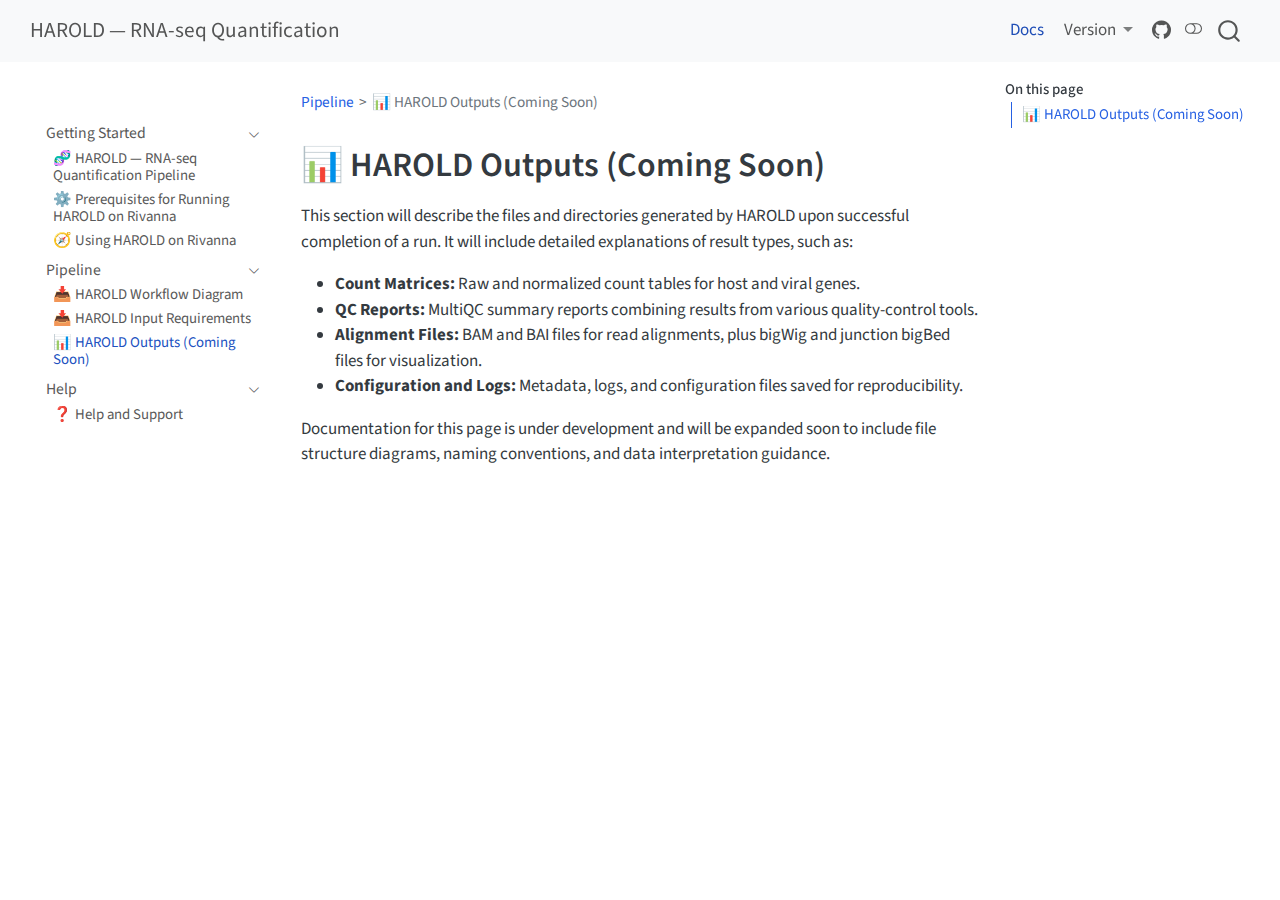
<file: docs/outputs.html>
<!DOCTYPE html>
<html xmlns="http://www.w3.org/1999/xhtml" lang="en" xml:lang="en"><head>

<meta charset="utf-8">
<meta name="generator" content="quarto-1.7.23">

<meta name="viewport" content="width=device-width, initial-scale=1.0, user-scalable=yes">


<title>outputs – HAROLD — RNA-seq Quantification</title>
<style>
code{white-space: pre-wrap;}
span.smallcaps{font-variant: small-caps;}
div.columns{display: flex; gap: min(4vw, 1.5em);}
div.column{flex: auto; overflow-x: auto;}
div.hanging-indent{margin-left: 1.5em; text-indent: -1.5em;}
ul.task-list{list-style: none;}
ul.task-list li input[type="checkbox"] {
  width: 0.8em;
  margin: 0 0.8em 0.2em -1em; /* quarto-specific, see https://github.com/quarto-dev/quarto-cli/issues/4556 */ 
  vertical-align: middle;
}
</style>


<script src="../site_libs/quarto-nav/quarto-nav.js"></script>
<script src="../site_libs/clipboard/clipboard.min.js"></script>
<script src="../site_libs/quarto-search/autocomplete.umd.js"></script>
<script src="../site_libs/quarto-search/fuse.min.js"></script>
<script src="../site_libs/quarto-search/quarto-search.js"></script>
<meta name="quarto:offset" content="../">
<script src="../site_libs/quarto-html/quarto.js" type="module"></script>
<script src="../site_libs/quarto-html/tabsets/tabsets.js" type="module"></script>
<script src="../site_libs/quarto-html/popper.min.js"></script>
<script src="../site_libs/quarto-html/tippy.umd.min.js"></script>
<script src="../site_libs/quarto-html/anchor.min.js"></script>
<link href="../site_libs/quarto-html/tippy.css" rel="stylesheet">
<link href="../site_libs/quarto-html/quarto-syntax-highlighting-dark-7271f29f9498218151f3120baddb7363.css" rel="stylesheet" class="quarto-color-scheme quarto-color-alternate" id="quarto-text-highlighting-styles">
<link href="../site_libs/quarto-html/quarto-syntax-highlighting-226bd0f977fa82dfae4534cac220d79a.css" rel="stylesheet" class="quarto-color-scheme" id="quarto-text-highlighting-styles">
<script src="../site_libs/bootstrap/bootstrap.min.js"></script>
<link href="../site_libs/bootstrap/bootstrap-icons.css" rel="stylesheet">
<link href="../site_libs/bootstrap/bootstrap-d8d76ce76e5458b3d8da1cab55fbd639.min.css" rel="stylesheet" append-hash="true" class="quarto-color-scheme" id="quarto-bootstrap" data-mode="light">
<link href="../site_libs/bootstrap/bootstrap-dark-bd4d327275457fb6652065989184b3fc.min.css" rel="stylesheet" append-hash="true" class="quarto-color-scheme quarto-color-alternate" id="quarto-bootstrap" data-mode="dark">
<link href="../site_libs/bootstrap/bootstrap-d8d76ce76e5458b3d8da1cab55fbd639.min.css" rel="stylesheet" append-hash="true" class="quarto-color-scheme-extra" id="quarto-bootstrap" data-mode="light">
<script id="quarto-search-options" type="application/json">{
  "location": "navbar",
  "copy-button": false,
  "collapse-after": 3,
  "panel-placement": "end",
  "type": "overlay",
  "limit": 50,
  "keyboard-shortcut": [
    "f",
    "/",
    "s"
  ],
  "show-item-context": false,
  "language": {
    "search-no-results-text": "No results",
    "search-matching-documents-text": "matching documents",
    "search-copy-link-title": "Copy link to search",
    "search-hide-matches-text": "Hide additional matches",
    "search-more-match-text": "more match in this document",
    "search-more-matches-text": "more matches in this document",
    "search-clear-button-title": "Clear",
    "search-text-placeholder": "",
    "search-detached-cancel-button-title": "Cancel",
    "search-submit-button-title": "Submit",
    "search-label": "Search"
  }
}</script>
<style>html{ scroll-behavior: smooth; }</style>


</head>

<body class="nav-sidebar floating nav-fixed quarto-light"><script id="quarto-html-before-body" type="application/javascript">
    const toggleBodyColorMode = (bsSheetEl) => {
      const mode = bsSheetEl.getAttribute("data-mode");
      const bodyEl = window.document.querySelector("body");
      if (mode === "dark") {
        bodyEl.classList.add("quarto-dark");
        bodyEl.classList.remove("quarto-light");
      } else {
        bodyEl.classList.add("quarto-light");
        bodyEl.classList.remove("quarto-dark");
      }
    }
    const toggleBodyColorPrimary = () => {
      const bsSheetEl = window.document.querySelector("link#quarto-bootstrap:not([rel=disabled-stylesheet])");
      if (bsSheetEl) {
        toggleBodyColorMode(bsSheetEl);
      }
    }
    window.setColorSchemeToggle = (alternate) => {
      const toggles = window.document.querySelectorAll('.quarto-color-scheme-toggle');
      for (let i=0; i < toggles.length; i++) {
        const toggle = toggles[i];
        if (toggle) {
          if (alternate) {
            toggle.classList.add("alternate");
          } else {
            toggle.classList.remove("alternate");
          }
        }
      }
    };
    const toggleColorMode = (alternate) => {
      // Switch the stylesheets
      const primaryStylesheets = window.document.querySelectorAll('link.quarto-color-scheme:not(.quarto-color-alternate)');
      const alternateStylesheets = window.document.querySelectorAll('link.quarto-color-scheme.quarto-color-alternate');
      manageTransitions('#quarto-margin-sidebar .nav-link', false);
      if (alternate) {
        // note: dark is layered on light, we don't disable primary!
        enableStylesheet(alternateStylesheets);
        for (const sheetNode of alternateStylesheets) {
          if (sheetNode.id === "quarto-bootstrap") {
            toggleBodyColorMode(sheetNode);
          }
        }
      } else {
        disableStylesheet(alternateStylesheets);
        enableStylesheet(primaryStylesheets)
        toggleBodyColorPrimary();
      }
      manageTransitions('#quarto-margin-sidebar .nav-link', true);
      // Switch the toggles
      window.setColorSchemeToggle(alternate)
      // Hack to workaround the fact that safari doesn't
      // properly recolor the scrollbar when toggling (#1455)
      if (navigator.userAgent.indexOf('Safari') > 0 && navigator.userAgent.indexOf('Chrome') == -1) {
        manageTransitions("body", false);
        window.scrollTo(0, 1);
        setTimeout(() => {
          window.scrollTo(0, 0);
          manageTransitions("body", true);
        }, 40);
      }
    }
    const disableStylesheet = (stylesheets) => {
      for (let i=0; i < stylesheets.length; i++) {
        const stylesheet = stylesheets[i];
        stylesheet.rel = 'disabled-stylesheet';
      }
    }
    const enableStylesheet = (stylesheets) => {
      for (let i=0; i < stylesheets.length; i++) {
        const stylesheet = stylesheets[i];
        if(stylesheet.rel !== 'stylesheet') { // for Chrome, which will still FOUC without this check
          stylesheet.rel = 'stylesheet';
        }
      }
    }
    const manageTransitions = (selector, allowTransitions) => {
      const els = window.document.querySelectorAll(selector);
      for (let i=0; i < els.length; i++) {
        const el = els[i];
        if (allowTransitions) {
          el.classList.remove('notransition');
        } else {
          el.classList.add('notransition');
        }
      }
    }
    const isFileUrl = () => {
      return window.location.protocol === 'file:';
    }
    window.hasAlternateSentinel = () => {
      let styleSentinel = getColorSchemeSentinel();
      if (styleSentinel !== null) {
        return styleSentinel === "alternate";
      } else {
        return false;
      }
    }
    const setStyleSentinel = (alternate) => {
      const value = alternate ? "alternate" : "default";
      if (!isFileUrl()) {
        window.localStorage.setItem("quarto-color-scheme", value);
      } else {
        localAlternateSentinel = value;
      }
    }
    const getColorSchemeSentinel = () => {
      if (!isFileUrl()) {
        const storageValue = window.localStorage.getItem("quarto-color-scheme");
        return storageValue != null ? storageValue : localAlternateSentinel;
      } else {
        return localAlternateSentinel;
      }
    }
    const toggleGiscusIfUsed = (isAlternate, darkModeDefault) => {
      const baseTheme = document.querySelector('#giscus-base-theme')?.value ?? 'light';
      const alternateTheme = document.querySelector('#giscus-alt-theme')?.value ?? 'dark';
      let newTheme = '';
      if(darkModeDefault) {
        newTheme = isAlternate ? baseTheme : alternateTheme;
      } else {
        newTheme = isAlternate ? alternateTheme : baseTheme;
      }
      const changeGiscusTheme = () => {
        // From: https://github.com/giscus/giscus/issues/336
        const sendMessage = (message) => {
          const iframe = document.querySelector('iframe.giscus-frame');
          if (!iframe) return;
          iframe.contentWindow.postMessage({ giscus: message }, 'https://giscus.app');
        }
        sendMessage({
          setConfig: {
            theme: newTheme
          }
        });
      }
      const isGiscussLoaded = window.document.querySelector('iframe.giscus-frame') !== null;
      if (isGiscussLoaded) {
        changeGiscusTheme();
      }
    };
    const darkModeDefault = false;
    document.querySelector('link.quarto-color-scheme-extra').rel = 'disabled-stylesheet';
    let localAlternateSentinel = darkModeDefault ? 'alternate' : 'default';
    // Dark / light mode switch
    window.quartoToggleColorScheme = () => {
      // Read the current dark / light value
      let toAlternate = !window.hasAlternateSentinel();
      toggleColorMode(toAlternate);
      setStyleSentinel(toAlternate);
      toggleGiscusIfUsed(toAlternate, darkModeDefault);
    };
    // Switch to dark mode if need be
    if (window.hasAlternateSentinel()) {
      toggleColorMode(true);
    } else {
      toggleColorMode(false);
    }
  </script>

<div id="quarto-search-results"></div>
  <header id="quarto-header" class="headroom fixed-top">
    <nav class="navbar navbar-expand-lg " data-bs-theme="dark">
      <div class="navbar-container container-fluid">
      <div class="navbar-brand-container mx-auto">
    <a class="navbar-brand" href="../index.html">
    <span class="navbar-title">HAROLD — RNA-seq Quantification</span>
    </a>
  </div>
            <div id="quarto-search" class="" title="Search"></div>
          <button class="navbar-toggler" type="button" data-bs-toggle="collapse" data-bs-target="#navbarCollapse" aria-controls="navbarCollapse" role="menu" aria-expanded="false" aria-label="Toggle navigation" onclick="if (window.quartoToggleHeadroom) { window.quartoToggleHeadroom(); }">
  <span class="navbar-toggler-icon"></span>
</button>
          <div class="collapse navbar-collapse" id="navbarCollapse">
            <ul class="navbar-nav navbar-nav-scroll ms-auto">
  <li class="nav-item">
    <a class="nav-link active" href="../docs/index.html" aria-current="page"> 
<span class="menu-text">Docs</span></a>
  </li>  
  <li class="nav-item dropdown ">
    <a class="nav-link dropdown-toggle" href="#" id="nav-menu-version" role="link" data-bs-toggle="dropdown" aria-expanded="false">
 <span class="menu-text">Version</span>
    </a>
    <ul class="dropdown-menu dropdown-menu-end" aria-labelledby="nav-menu-version">    
        <li>
    <a class="dropdown-item" href="https://dremellab.github.io/HAROLD/dev/">
 <span class="dropdown-text">Latest (dev)</span></a>
  </li>  
    </ul>
  </li>
  <li class="nav-item compact">
    <a class="nav-link" href="https://github.com/dremellab/HAROLD"> <i class="bi bi-github" role="img">
</i> 
<span class="menu-text"></span></a>
  </li>  
</ul>
          </div> <!-- /navcollapse -->
            <div class="quarto-navbar-tools">
  <a href="" class="quarto-color-scheme-toggle quarto-navigation-tool  px-1" onclick="window.quartoToggleColorScheme(); return false;" title="Toggle dark mode"><i class="bi"></i></a>
</div>
      </div> <!-- /container-fluid -->
    </nav>
  <nav class="quarto-secondary-nav">
    <div class="container-fluid d-flex">
      <button type="button" class="quarto-btn-toggle btn" data-bs-toggle="collapse" role="button" data-bs-target=".quarto-sidebar-collapse-item" aria-controls="quarto-sidebar" aria-expanded="false" aria-label="Toggle sidebar navigation" onclick="if (window.quartoToggleHeadroom) { window.quartoToggleHeadroom(); }">
        <i class="bi bi-layout-text-sidebar-reverse"></i>
      </button>
        <nav class="quarto-page-breadcrumbs" aria-label="breadcrumb"><ol class="breadcrumb"><li class="breadcrumb-item"><a href="../docs/pipeline.html">Pipeline</a></li><li class="breadcrumb-item"><a href="../docs/outputs.html">📊 HAROLD Outputs (Coming Soon)</a></li></ol></nav>
        <a class="flex-grow-1" role="navigation" data-bs-toggle="collapse" data-bs-target=".quarto-sidebar-collapse-item" aria-controls="quarto-sidebar" aria-expanded="false" aria-label="Toggle sidebar navigation" onclick="if (window.quartoToggleHeadroom) { window.quartoToggleHeadroom(); }">      
        </a>
      <button type="button" class="btn quarto-search-button" aria-label="Search" onclick="window.quartoOpenSearch();">
        <i class="bi bi-search"></i>
      </button>
    </div>
  </nav>
</header>
<!-- content -->
<div id="quarto-content" class="quarto-container page-columns page-rows-contents page-layout-article page-navbar">
<!-- sidebar -->
  <nav id="quarto-sidebar" class="sidebar collapse collapse-horizontal quarto-sidebar-collapse-item sidebar-navigation floating overflow-auto">
        <div class="mt-2 flex-shrink-0 align-items-center">
        <div class="sidebar-search">
        <div id="quarto-search" class="" title="Search"></div>
        </div>
        </div>
    <div class="sidebar-menu-container"> 
    <ul class="list-unstyled mt-1">
        <li class="sidebar-item sidebar-item-section">
      <div class="sidebar-item-container"> 
            <a class="sidebar-item-text sidebar-link text-start" data-bs-toggle="collapse" data-bs-target="#quarto-sidebar-section-1" role="navigation" aria-expanded="true">
 <span class="menu-text">Getting Started</span></a>
          <a class="sidebar-item-toggle text-start" data-bs-toggle="collapse" data-bs-target="#quarto-sidebar-section-1" role="navigation" aria-expanded="true" aria-label="Toggle section">
            <i class="bi bi-chevron-right ms-2"></i>
          </a> 
      </div>
      <ul id="quarto-sidebar-section-1" class="collapse list-unstyled sidebar-section depth1 show">  
          <li class="sidebar-item">
  <div class="sidebar-item-container"> 
  <a href="../docs/index.html" class="sidebar-item-text sidebar-link">
 <span class="menu-text">🧬 HAROLD — RNA-seq Quantification Pipeline</span></a>
  </div>
</li>
          <li class="sidebar-item">
  <div class="sidebar-item-container"> 
  <a href="../docs/prereq.html" class="sidebar-item-text sidebar-link">
 <span class="menu-text">⚙️ Prerequisites for Running HAROLD on Rivanna</span></a>
  </div>
</li>
          <li class="sidebar-item">
  <div class="sidebar-item-container"> 
  <a href="../docs/usage.html" class="sidebar-item-text sidebar-link">
 <span class="menu-text">🧭 Using HAROLD on Rivanna</span></a>
  </div>
</li>
      </ul>
  </li>
        <li class="sidebar-item sidebar-item-section">
      <div class="sidebar-item-container"> 
            <a class="sidebar-item-text sidebar-link text-start" data-bs-toggle="collapse" data-bs-target="#quarto-sidebar-section-2" role="navigation" aria-expanded="true">
 <span class="menu-text">Pipeline</span></a>
          <a class="sidebar-item-toggle text-start" data-bs-toggle="collapse" data-bs-target="#quarto-sidebar-section-2" role="navigation" aria-expanded="true" aria-label="Toggle section">
            <i class="bi bi-chevron-right ms-2"></i>
          </a> 
      </div>
      <ul id="quarto-sidebar-section-2" class="collapse list-unstyled sidebar-section depth1 show">  
          <li class="sidebar-item">
  <div class="sidebar-item-container"> 
  <a href="../docs/pipeline.html" class="sidebar-item-text sidebar-link">
 <span class="menu-text">📥 HAROLD Workflow Diagram</span></a>
  </div>
</li>
          <li class="sidebar-item">
  <div class="sidebar-item-container"> 
  <a href="../docs/inputs.html" class="sidebar-item-text sidebar-link">
 <span class="menu-text">📥 HAROLD Input Requirements</span></a>
  </div>
</li>
          <li class="sidebar-item">
  <div class="sidebar-item-container"> 
  <a href="../docs/outputs.html" class="sidebar-item-text sidebar-link active">
 <span class="menu-text">📊 HAROLD Outputs (Coming Soon)</span></a>
  </div>
</li>
      </ul>
  </li>
        <li class="sidebar-item sidebar-item-section">
      <div class="sidebar-item-container"> 
            <a class="sidebar-item-text sidebar-link text-start" data-bs-toggle="collapse" data-bs-target="#quarto-sidebar-section-3" role="navigation" aria-expanded="true">
 <span class="menu-text">Help</span></a>
          <a class="sidebar-item-toggle text-start" data-bs-toggle="collapse" data-bs-target="#quarto-sidebar-section-3" role="navigation" aria-expanded="true" aria-label="Toggle section">
            <i class="bi bi-chevron-right ms-2"></i>
          </a> 
      </div>
      <ul id="quarto-sidebar-section-3" class="collapse list-unstyled sidebar-section depth1 show">  
          <li class="sidebar-item">
  <div class="sidebar-item-container"> 
  <a href="../docs/help.html" class="sidebar-item-text sidebar-link">
 <span class="menu-text">❓ Help and Support</span></a>
  </div>
</li>
      </ul>
  </li>
    </ul>
    </div>
</nav>
<div id="quarto-sidebar-glass" class="quarto-sidebar-collapse-item" data-bs-toggle="collapse" data-bs-target=".quarto-sidebar-collapse-item"></div>
<!-- margin-sidebar -->
    <div id="quarto-margin-sidebar" class="sidebar margin-sidebar">
        <nav id="TOC" role="doc-toc" class="toc-active">
    <h2 id="toc-title">On this page</h2>
   
  <ul>
  <li><a href="#harold-outputs-coming-soon" id="toc-harold-outputs-coming-soon" class="nav-link active" data-scroll-target="#harold-outputs-coming-soon">📊 HAROLD Outputs (Coming Soon)</a></li>
  </ul>
</nav>
    </div>
<!-- main -->
<main class="content" id="quarto-document-content"><header id="title-block-header" class="quarto-title-block"><nav class="quarto-page-breadcrumbs quarto-title-breadcrumbs d-none d-lg-block" aria-label="breadcrumb"><ol class="breadcrumb"><li class="breadcrumb-item"><a href="../docs/pipeline.html">Pipeline</a></li><li class="breadcrumb-item"><a href="../docs/outputs.html">📊 HAROLD Outputs (Coming Soon)</a></li></ol></nav></header>





<section id="harold-outputs-coming-soon" class="level1">
<h1>📊 HAROLD Outputs (Coming Soon)</h1>
<p>This section will describe the files and directories generated by HAROLD upon successful completion of a run. It will include detailed explanations of result types, such as:</p>
<ul>
<li><strong>Count Matrices:</strong> Raw and normalized count tables for host and viral genes.</li>
<li><strong>QC Reports:</strong> MultiQC summary reports combining results from various quality-control tools.</li>
<li><strong>Alignment Files:</strong> BAM and BAI files for read alignments, plus bigWig and junction bigBed files for visualization.</li>
<li><strong>Configuration and Logs:</strong> Metadata, logs, and configuration files saved for reproducibility.</li>
</ul>
<p>Documentation for this page is under development and will be expanded soon to include file structure diagrams, naming conventions, and data interpretation guidance.</p>


</section>

</main> <!-- /main -->
<script id="quarto-html-after-body" type="application/javascript">
  window.document.addEventListener("DOMContentLoaded", function (event) {
    // Ensure there is a toggle, if there isn't float one in the top right
    if (window.document.querySelector('.quarto-color-scheme-toggle') === null) {
      const a = window.document.createElement('a');
      a.classList.add('top-right');
      a.classList.add('quarto-color-scheme-toggle');
      a.href = "";
      a.onclick = function() { try { window.quartoToggleColorScheme(); } catch {} return false; };
      const i = window.document.createElement("i");
      i.classList.add('bi');
      a.appendChild(i);
      window.document.body.appendChild(a);
    }
    window.setColorSchemeToggle(window.hasAlternateSentinel())
    const icon = "";
    const anchorJS = new window.AnchorJS();
    anchorJS.options = {
      placement: 'right',
      icon: icon
    };
    anchorJS.add('.anchored');
    const isCodeAnnotation = (el) => {
      for (const clz of el.classList) {
        if (clz.startsWith('code-annotation-')) {                     
          return true;
        }
      }
      return false;
    }
    const onCopySuccess = function(e) {
      // button target
      const button = e.trigger;
      // don't keep focus
      button.blur();
      // flash "checked"
      button.classList.add('code-copy-button-checked');
      var currentTitle = button.getAttribute("title");
      button.setAttribute("title", "Copied!");
      let tooltip;
      if (window.bootstrap) {
        button.setAttribute("data-bs-toggle", "tooltip");
        button.setAttribute("data-bs-placement", "left");
        button.setAttribute("data-bs-title", "Copied!");
        tooltip = new bootstrap.Tooltip(button, 
          { trigger: "manual", 
            customClass: "code-copy-button-tooltip",
            offset: [0, -8]});
        tooltip.show();    
      }
      setTimeout(function() {
        if (tooltip) {
          tooltip.hide();
          button.removeAttribute("data-bs-title");
          button.removeAttribute("data-bs-toggle");
          button.removeAttribute("data-bs-placement");
        }
        button.setAttribute("title", currentTitle);
        button.classList.remove('code-copy-button-checked');
      }, 1000);
      // clear code selection
      e.clearSelection();
    }
    const getTextToCopy = function(trigger) {
        const codeEl = trigger.previousElementSibling.cloneNode(true);
        for (const childEl of codeEl.children) {
          if (isCodeAnnotation(childEl)) {
            childEl.remove();
          }
        }
        return codeEl.innerText;
    }
    const clipboard = new window.ClipboardJS('.code-copy-button:not([data-in-quarto-modal])', {
      text: getTextToCopy
    });
    clipboard.on('success', onCopySuccess);
    if (window.document.getElementById('quarto-embedded-source-code-modal')) {
      const clipboardModal = new window.ClipboardJS('.code-copy-button[data-in-quarto-modal]', {
        text: getTextToCopy,
        container: window.document.getElementById('quarto-embedded-source-code-modal')
      });
      clipboardModal.on('success', onCopySuccess);
    }
      var localhostRegex = new RegExp(/^(?:http|https):\/\/localhost\:?[0-9]*\//);
      var mailtoRegex = new RegExp(/^mailto:/);
        var filterRegex = new RegExp("https:\/\/dremellab\.github\.io\/HAROLD\/");
      var isInternal = (href) => {
          return filterRegex.test(href) || localhostRegex.test(href) || mailtoRegex.test(href);
      }
      // Inspect non-navigation links and adorn them if external
     var links = window.document.querySelectorAll('a[href]:not(.nav-link):not(.navbar-brand):not(.toc-action):not(.sidebar-link):not(.sidebar-item-toggle):not(.pagination-link):not(.no-external):not([aria-hidden]):not(.dropdown-item):not(.quarto-navigation-tool):not(.about-link)');
      for (var i=0; i<links.length; i++) {
        const link = links[i];
        if (!isInternal(link.href)) {
          // undo the damage that might have been done by quarto-nav.js in the case of
          // links that we want to consider external
          if (link.dataset.originalHref !== undefined) {
            link.href = link.dataset.originalHref;
          }
        }
      }
    function tippyHover(el, contentFn, onTriggerFn, onUntriggerFn) {
      const config = {
        allowHTML: true,
        maxWidth: 500,
        delay: 100,
        arrow: false,
        appendTo: function(el) {
            return el.parentElement;
        },
        interactive: true,
        interactiveBorder: 10,
        theme: 'quarto',
        placement: 'bottom-start',
      };
      if (contentFn) {
        config.content = contentFn;
      }
      if (onTriggerFn) {
        config.onTrigger = onTriggerFn;
      }
      if (onUntriggerFn) {
        config.onUntrigger = onUntriggerFn;
      }
      window.tippy(el, config); 
    }
    const noterefs = window.document.querySelectorAll('a[role="doc-noteref"]');
    for (var i=0; i<noterefs.length; i++) {
      const ref = noterefs[i];
      tippyHover(ref, function() {
        // use id or data attribute instead here
        let href = ref.getAttribute('data-footnote-href') || ref.getAttribute('href');
        try { href = new URL(href).hash; } catch {}
        const id = href.replace(/^#\/?/, "");
        const note = window.document.getElementById(id);
        if (note) {
          return note.innerHTML;
        } else {
          return "";
        }
      });
    }
    const xrefs = window.document.querySelectorAll('a.quarto-xref');
    const processXRef = (id, note) => {
      // Strip column container classes
      const stripColumnClz = (el) => {
        el.classList.remove("page-full", "page-columns");
        if (el.children) {
          for (const child of el.children) {
            stripColumnClz(child);
          }
        }
      }
      stripColumnClz(note)
      if (id === null || id.startsWith('sec-')) {
        // Special case sections, only their first couple elements
        const container = document.createElement("div");
        if (note.children && note.children.length > 2) {
          container.appendChild(note.children[0].cloneNode(true));
          for (let i = 1; i < note.children.length; i++) {
            const child = note.children[i];
            if (child.tagName === "P" && child.innerText === "") {
              continue;
            } else {
              container.appendChild(child.cloneNode(true));
              break;
            }
          }
          if (window.Quarto?.typesetMath) {
            window.Quarto.typesetMath(container);
          }
          return container.innerHTML
        } else {
          if (window.Quarto?.typesetMath) {
            window.Quarto.typesetMath(note);
          }
          return note.innerHTML;
        }
      } else {
        // Remove any anchor links if they are present
        const anchorLink = note.querySelector('a.anchorjs-link');
        if (anchorLink) {
          anchorLink.remove();
        }
        if (window.Quarto?.typesetMath) {
          window.Quarto.typesetMath(note);
        }
        if (note.classList.contains("callout")) {
          return note.outerHTML;
        } else {
          return note.innerHTML;
        }
      }
    }
    for (var i=0; i<xrefs.length; i++) {
      const xref = xrefs[i];
      tippyHover(xref, undefined, function(instance) {
        instance.disable();
        let url = xref.getAttribute('href');
        let hash = undefined; 
        if (url.startsWith('#')) {
          hash = url;
        } else {
          try { hash = new URL(url).hash; } catch {}
        }
        if (hash) {
          const id = hash.replace(/^#\/?/, "");
          const note = window.document.getElementById(id);
          if (note !== null) {
            try {
              const html = processXRef(id, note.cloneNode(true));
              instance.setContent(html);
            } finally {
              instance.enable();
              instance.show();
            }
          } else {
            // See if we can fetch this
            fetch(url.split('#')[0])
            .then(res => res.text())
            .then(html => {
              const parser = new DOMParser();
              const htmlDoc = parser.parseFromString(html, "text/html");
              const note = htmlDoc.getElementById(id);
              if (note !== null) {
                const html = processXRef(id, note);
                instance.setContent(html);
              } 
            }).finally(() => {
              instance.enable();
              instance.show();
            });
          }
        } else {
          // See if we can fetch a full url (with no hash to target)
          // This is a special case and we should probably do some content thinning / targeting
          fetch(url)
          .then(res => res.text())
          .then(html => {
            const parser = new DOMParser();
            const htmlDoc = parser.parseFromString(html, "text/html");
            const note = htmlDoc.querySelector('main.content');
            if (note !== null) {
              // This should only happen for chapter cross references
              // (since there is no id in the URL)
              // remove the first header
              if (note.children.length > 0 && note.children[0].tagName === "HEADER") {
                note.children[0].remove();
              }
              const html = processXRef(null, note);
              instance.setContent(html);
            } 
          }).finally(() => {
            instance.enable();
            instance.show();
          });
        }
      }, function(instance) {
      });
    }
        let selectedAnnoteEl;
        const selectorForAnnotation = ( cell, annotation) => {
          let cellAttr = 'data-code-cell="' + cell + '"';
          let lineAttr = 'data-code-annotation="' +  annotation + '"';
          const selector = 'span[' + cellAttr + '][' + lineAttr + ']';
          return selector;
        }
        const selectCodeLines = (annoteEl) => {
          const doc = window.document;
          const targetCell = annoteEl.getAttribute("data-target-cell");
          const targetAnnotation = annoteEl.getAttribute("data-target-annotation");
          const annoteSpan = window.document.querySelector(selectorForAnnotation(targetCell, targetAnnotation));
          const lines = annoteSpan.getAttribute("data-code-lines").split(",");
          const lineIds = lines.map((line) => {
            return targetCell + "-" + line;
          })
          let top = null;
          let height = null;
          let parent = null;
          if (lineIds.length > 0) {
              //compute the position of the single el (top and bottom and make a div)
              const el = window.document.getElementById(lineIds[0]);
              top = el.offsetTop;
              height = el.offsetHeight;
              parent = el.parentElement.parentElement;
            if (lineIds.length > 1) {
              const lastEl = window.document.getElementById(lineIds[lineIds.length - 1]);
              const bottom = lastEl.offsetTop + lastEl.offsetHeight;
              height = bottom - top;
            }
            if (top !== null && height !== null && parent !== null) {
              // cook up a div (if necessary) and position it 
              let div = window.document.getElementById("code-annotation-line-highlight");
              if (div === null) {
                div = window.document.createElement("div");
                div.setAttribute("id", "code-annotation-line-highlight");
                div.style.position = 'absolute';
                parent.appendChild(div);
              }
              div.style.top = top - 2 + "px";
              div.style.height = height + 4 + "px";
              div.style.left = 0;
              let gutterDiv = window.document.getElementById("code-annotation-line-highlight-gutter");
              if (gutterDiv === null) {
                gutterDiv = window.document.createElement("div");
                gutterDiv.setAttribute("id", "code-annotation-line-highlight-gutter");
                gutterDiv.style.position = 'absolute';
                const codeCell = window.document.getElementById(targetCell);
                const gutter = codeCell.querySelector('.code-annotation-gutter');
                gutter.appendChild(gutterDiv);
              }
              gutterDiv.style.top = top - 2 + "px";
              gutterDiv.style.height = height + 4 + "px";
            }
            selectedAnnoteEl = annoteEl;
          }
        };
        const unselectCodeLines = () => {
          const elementsIds = ["code-annotation-line-highlight", "code-annotation-line-highlight-gutter"];
          elementsIds.forEach((elId) => {
            const div = window.document.getElementById(elId);
            if (div) {
              div.remove();
            }
          });
          selectedAnnoteEl = undefined;
        };
          // Handle positioning of the toggle
      window.addEventListener(
        "resize",
        throttle(() => {
          elRect = undefined;
          if (selectedAnnoteEl) {
            selectCodeLines(selectedAnnoteEl);
          }
        }, 10)
      );
      function throttle(fn, ms) {
      let throttle = false;
      let timer;
        return (...args) => {
          if(!throttle) { // first call gets through
              fn.apply(this, args);
              throttle = true;
          } else { // all the others get throttled
              if(timer) clearTimeout(timer); // cancel #2
              timer = setTimeout(() => {
                fn.apply(this, args);
                timer = throttle = false;
              }, ms);
          }
        };
      }
        // Attach click handler to the DT
        const annoteDls = window.document.querySelectorAll('dt[data-target-cell]');
        for (const annoteDlNode of annoteDls) {
          annoteDlNode.addEventListener('click', (event) => {
            const clickedEl = event.target;
            if (clickedEl !== selectedAnnoteEl) {
              unselectCodeLines();
              const activeEl = window.document.querySelector('dt[data-target-cell].code-annotation-active');
              if (activeEl) {
                activeEl.classList.remove('code-annotation-active');
              }
              selectCodeLines(clickedEl);
              clickedEl.classList.add('code-annotation-active');
            } else {
              // Unselect the line
              unselectCodeLines();
              clickedEl.classList.remove('code-annotation-active');
            }
          });
        }
    const findCites = (el) => {
      const parentEl = el.parentElement;
      if (parentEl) {
        const cites = parentEl.dataset.cites;
        if (cites) {
          return {
            el,
            cites: cites.split(' ')
          };
        } else {
          return findCites(el.parentElement)
        }
      } else {
        return undefined;
      }
    };
    var bibliorefs = window.document.querySelectorAll('a[role="doc-biblioref"]');
    for (var i=0; i<bibliorefs.length; i++) {
      const ref = bibliorefs[i];
      const citeInfo = findCites(ref);
      if (citeInfo) {
        tippyHover(citeInfo.el, function() {
          var popup = window.document.createElement('div');
          citeInfo.cites.forEach(function(cite) {
            var citeDiv = window.document.createElement('div');
            citeDiv.classList.add('hanging-indent');
            citeDiv.classList.add('csl-entry');
            var biblioDiv = window.document.getElementById('ref-' + cite);
            if (biblioDiv) {
              citeDiv.innerHTML = biblioDiv.innerHTML;
            }
            popup.appendChild(citeDiv);
          });
          return popup.innerHTML;
        });
      }
    }
  });
  </script>
</div> <!-- /content -->




<script src="../site_libs/quarto-html/zenscroll-min.js"></script>
</body></html>
</file>
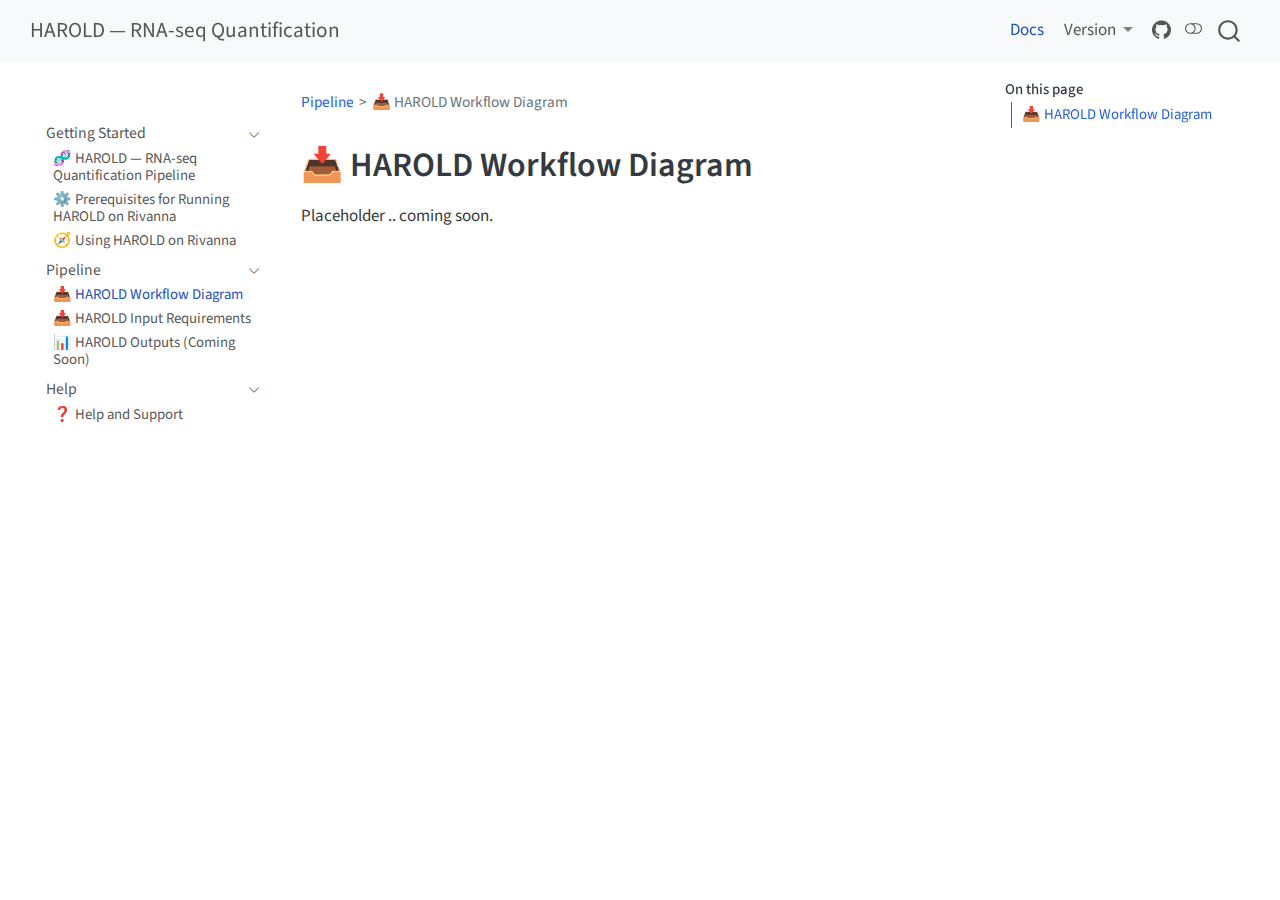
<file: docs/pipeline.html>
<!DOCTYPE html>
<html xmlns="http://www.w3.org/1999/xhtml" lang="en" xml:lang="en"><head>

<meta charset="utf-8">
<meta name="generator" content="quarto-1.7.23">

<meta name="viewport" content="width=device-width, initial-scale=1.0, user-scalable=yes">


<title>pipeline – HAROLD — RNA-seq Quantification</title>
<style>
code{white-space: pre-wrap;}
span.smallcaps{font-variant: small-caps;}
div.columns{display: flex; gap: min(4vw, 1.5em);}
div.column{flex: auto; overflow-x: auto;}
div.hanging-indent{margin-left: 1.5em; text-indent: -1.5em;}
ul.task-list{list-style: none;}
ul.task-list li input[type="checkbox"] {
  width: 0.8em;
  margin: 0 0.8em 0.2em -1em; /* quarto-specific, see https://github.com/quarto-dev/quarto-cli/issues/4556 */ 
  vertical-align: middle;
}
</style>


<script src="../site_libs/quarto-nav/quarto-nav.js"></script>
<script src="../site_libs/clipboard/clipboard.min.js"></script>
<script src="../site_libs/quarto-search/autocomplete.umd.js"></script>
<script src="../site_libs/quarto-search/fuse.min.js"></script>
<script src="../site_libs/quarto-search/quarto-search.js"></script>
<meta name="quarto:offset" content="../">
<script src="../site_libs/quarto-html/quarto.js" type="module"></script>
<script src="../site_libs/quarto-html/tabsets/tabsets.js" type="module"></script>
<script src="../site_libs/quarto-html/popper.min.js"></script>
<script src="../site_libs/quarto-html/tippy.umd.min.js"></script>
<script src="../site_libs/quarto-html/anchor.min.js"></script>
<link href="../site_libs/quarto-html/tippy.css" rel="stylesheet">
<link href="../site_libs/quarto-html/quarto-syntax-highlighting-dark-7271f29f9498218151f3120baddb7363.css" rel="stylesheet" class="quarto-color-scheme quarto-color-alternate" id="quarto-text-highlighting-styles">
<link href="../site_libs/quarto-html/quarto-syntax-highlighting-226bd0f977fa82dfae4534cac220d79a.css" rel="stylesheet" class="quarto-color-scheme" id="quarto-text-highlighting-styles">
<script src="../site_libs/bootstrap/bootstrap.min.js"></script>
<link href="../site_libs/bootstrap/bootstrap-icons.css" rel="stylesheet">
<link href="../site_libs/bootstrap/bootstrap-d8d76ce76e5458b3d8da1cab55fbd639.min.css" rel="stylesheet" append-hash="true" class="quarto-color-scheme" id="quarto-bootstrap" data-mode="light">
<link href="../site_libs/bootstrap/bootstrap-dark-bd4d327275457fb6652065989184b3fc.min.css" rel="stylesheet" append-hash="true" class="quarto-color-scheme quarto-color-alternate" id="quarto-bootstrap" data-mode="dark">
<link href="../site_libs/bootstrap/bootstrap-d8d76ce76e5458b3d8da1cab55fbd639.min.css" rel="stylesheet" append-hash="true" class="quarto-color-scheme-extra" id="quarto-bootstrap" data-mode="light">
<script id="quarto-search-options" type="application/json">{
  "location": "navbar",
  "copy-button": false,
  "collapse-after": 3,
  "panel-placement": "end",
  "type": "overlay",
  "limit": 50,
  "keyboard-shortcut": [
    "f",
    "/",
    "s"
  ],
  "show-item-context": false,
  "language": {
    "search-no-results-text": "No results",
    "search-matching-documents-text": "matching documents",
    "search-copy-link-title": "Copy link to search",
    "search-hide-matches-text": "Hide additional matches",
    "search-more-match-text": "more match in this document",
    "search-more-matches-text": "more matches in this document",
    "search-clear-button-title": "Clear",
    "search-text-placeholder": "",
    "search-detached-cancel-button-title": "Cancel",
    "search-submit-button-title": "Submit",
    "search-label": "Search"
  }
}</script>
<style>html{ scroll-behavior: smooth; }</style>


</head>

<body class="nav-sidebar floating nav-fixed quarto-light"><script id="quarto-html-before-body" type="application/javascript">
    const toggleBodyColorMode = (bsSheetEl) => {
      const mode = bsSheetEl.getAttribute("data-mode");
      const bodyEl = window.document.querySelector("body");
      if (mode === "dark") {
        bodyEl.classList.add("quarto-dark");
        bodyEl.classList.remove("quarto-light");
      } else {
        bodyEl.classList.add("quarto-light");
        bodyEl.classList.remove("quarto-dark");
      }
    }
    const toggleBodyColorPrimary = () => {
      const bsSheetEl = window.document.querySelector("link#quarto-bootstrap:not([rel=disabled-stylesheet])");
      if (bsSheetEl) {
        toggleBodyColorMode(bsSheetEl);
      }
    }
    window.setColorSchemeToggle = (alternate) => {
      const toggles = window.document.querySelectorAll('.quarto-color-scheme-toggle');
      for (let i=0; i < toggles.length; i++) {
        const toggle = toggles[i];
        if (toggle) {
          if (alternate) {
            toggle.classList.add("alternate");
          } else {
            toggle.classList.remove("alternate");
          }
        }
      }
    };
    const toggleColorMode = (alternate) => {
      // Switch the stylesheets
      const primaryStylesheets = window.document.querySelectorAll('link.quarto-color-scheme:not(.quarto-color-alternate)');
      const alternateStylesheets = window.document.querySelectorAll('link.quarto-color-scheme.quarto-color-alternate');
      manageTransitions('#quarto-margin-sidebar .nav-link', false);
      if (alternate) {
        // note: dark is layered on light, we don't disable primary!
        enableStylesheet(alternateStylesheets);
        for (const sheetNode of alternateStylesheets) {
          if (sheetNode.id === "quarto-bootstrap") {
            toggleBodyColorMode(sheetNode);
          }
        }
      } else {
        disableStylesheet(alternateStylesheets);
        enableStylesheet(primaryStylesheets)
        toggleBodyColorPrimary();
      }
      manageTransitions('#quarto-margin-sidebar .nav-link', true);
      // Switch the toggles
      window.setColorSchemeToggle(alternate)
      // Hack to workaround the fact that safari doesn't
      // properly recolor the scrollbar when toggling (#1455)
      if (navigator.userAgent.indexOf('Safari') > 0 && navigator.userAgent.indexOf('Chrome') == -1) {
        manageTransitions("body", false);
        window.scrollTo(0, 1);
        setTimeout(() => {
          window.scrollTo(0, 0);
          manageTransitions("body", true);
        }, 40);
      }
    }
    const disableStylesheet = (stylesheets) => {
      for (let i=0; i < stylesheets.length; i++) {
        const stylesheet = stylesheets[i];
        stylesheet.rel = 'disabled-stylesheet';
      }
    }
    const enableStylesheet = (stylesheets) => {
      for (let i=0; i < stylesheets.length; i++) {
        const stylesheet = stylesheets[i];
        if(stylesheet.rel !== 'stylesheet') { // for Chrome, which will still FOUC without this check
          stylesheet.rel = 'stylesheet';
        }
      }
    }
    const manageTransitions = (selector, allowTransitions) => {
      const els = window.document.querySelectorAll(selector);
      for (let i=0; i < els.length; i++) {
        const el = els[i];
        if (allowTransitions) {
          el.classList.remove('notransition');
        } else {
          el.classList.add('notransition');
        }
      }
    }
    const isFileUrl = () => {
      return window.location.protocol === 'file:';
    }
    window.hasAlternateSentinel = () => {
      let styleSentinel = getColorSchemeSentinel();
      if (styleSentinel !== null) {
        return styleSentinel === "alternate";
      } else {
        return false;
      }
    }
    const setStyleSentinel = (alternate) => {
      const value = alternate ? "alternate" : "default";
      if (!isFileUrl()) {
        window.localStorage.setItem("quarto-color-scheme", value);
      } else {
        localAlternateSentinel = value;
      }
    }
    const getColorSchemeSentinel = () => {
      if (!isFileUrl()) {
        const storageValue = window.localStorage.getItem("quarto-color-scheme");
        return storageValue != null ? storageValue : localAlternateSentinel;
      } else {
        return localAlternateSentinel;
      }
    }
    const toggleGiscusIfUsed = (isAlternate, darkModeDefault) => {
      const baseTheme = document.querySelector('#giscus-base-theme')?.value ?? 'light';
      const alternateTheme = document.querySelector('#giscus-alt-theme')?.value ?? 'dark';
      let newTheme = '';
      if(darkModeDefault) {
        newTheme = isAlternate ? baseTheme : alternateTheme;
      } else {
        newTheme = isAlternate ? alternateTheme : baseTheme;
      }
      const changeGiscusTheme = () => {
        // From: https://github.com/giscus/giscus/issues/336
        const sendMessage = (message) => {
          const iframe = document.querySelector('iframe.giscus-frame');
          if (!iframe) return;
          iframe.contentWindow.postMessage({ giscus: message }, 'https://giscus.app');
        }
        sendMessage({
          setConfig: {
            theme: newTheme
          }
        });
      }
      const isGiscussLoaded = window.document.querySelector('iframe.giscus-frame') !== null;
      if (isGiscussLoaded) {
        changeGiscusTheme();
      }
    };
    const darkModeDefault = false;
    document.querySelector('link.quarto-color-scheme-extra').rel = 'disabled-stylesheet';
    let localAlternateSentinel = darkModeDefault ? 'alternate' : 'default';
    // Dark / light mode switch
    window.quartoToggleColorScheme = () => {
      // Read the current dark / light value
      let toAlternate = !window.hasAlternateSentinel();
      toggleColorMode(toAlternate);
      setStyleSentinel(toAlternate);
      toggleGiscusIfUsed(toAlternate, darkModeDefault);
    };
    // Switch to dark mode if need be
    if (window.hasAlternateSentinel()) {
      toggleColorMode(true);
    } else {
      toggleColorMode(false);
    }
  </script>

<div id="quarto-search-results"></div>
  <header id="quarto-header" class="headroom fixed-top">
    <nav class="navbar navbar-expand-lg " data-bs-theme="dark">
      <div class="navbar-container container-fluid">
      <div class="navbar-brand-container mx-auto">
    <a class="navbar-brand" href="../index.html">
    <span class="navbar-title">HAROLD — RNA-seq Quantification</span>
    </a>
  </div>
            <div id="quarto-search" class="" title="Search"></div>
          <button class="navbar-toggler" type="button" data-bs-toggle="collapse" data-bs-target="#navbarCollapse" aria-controls="navbarCollapse" role="menu" aria-expanded="false" aria-label="Toggle navigation" onclick="if (window.quartoToggleHeadroom) { window.quartoToggleHeadroom(); }">
  <span class="navbar-toggler-icon"></span>
</button>
          <div class="collapse navbar-collapse" id="navbarCollapse">
            <ul class="navbar-nav navbar-nav-scroll ms-auto">
  <li class="nav-item">
    <a class="nav-link active" href="../docs/index.html" aria-current="page"> 
<span class="menu-text">Docs</span></a>
  </li>  
  <li class="nav-item dropdown ">
    <a class="nav-link dropdown-toggle" href="#" id="nav-menu-version" role="link" data-bs-toggle="dropdown" aria-expanded="false">
 <span class="menu-text">Version</span>
    </a>
    <ul class="dropdown-menu dropdown-menu-end" aria-labelledby="nav-menu-version">    
        <li>
    <a class="dropdown-item" href="https://dremellab.github.io/HAROLD/dev/">
 <span class="dropdown-text">Latest (dev)</span></a>
  </li>  
    </ul>
  </li>
  <li class="nav-item compact">
    <a class="nav-link" href="https://github.com/dremellab/HAROLD"> <i class="bi bi-github" role="img">
</i> 
<span class="menu-text"></span></a>
  </li>  
</ul>
          </div> <!-- /navcollapse -->
            <div class="quarto-navbar-tools">
  <a href="" class="quarto-color-scheme-toggle quarto-navigation-tool  px-1" onclick="window.quartoToggleColorScheme(); return false;" title="Toggle dark mode"><i class="bi"></i></a>
</div>
      </div> <!-- /container-fluid -->
    </nav>
  <nav class="quarto-secondary-nav">
    <div class="container-fluid d-flex">
      <button type="button" class="quarto-btn-toggle btn" data-bs-toggle="collapse" role="button" data-bs-target=".quarto-sidebar-collapse-item" aria-controls="quarto-sidebar" aria-expanded="false" aria-label="Toggle sidebar navigation" onclick="if (window.quartoToggleHeadroom) { window.quartoToggleHeadroom(); }">
        <i class="bi bi-layout-text-sidebar-reverse"></i>
      </button>
        <nav class="quarto-page-breadcrumbs" aria-label="breadcrumb"><ol class="breadcrumb"><li class="breadcrumb-item"><a href="../docs/pipeline.html">Pipeline</a></li><li class="breadcrumb-item"><a href="../docs/pipeline.html">📥 HAROLD Workflow Diagram</a></li></ol></nav>
        <a class="flex-grow-1" role="navigation" data-bs-toggle="collapse" data-bs-target=".quarto-sidebar-collapse-item" aria-controls="quarto-sidebar" aria-expanded="false" aria-label="Toggle sidebar navigation" onclick="if (window.quartoToggleHeadroom) { window.quartoToggleHeadroom(); }">      
        </a>
      <button type="button" class="btn quarto-search-button" aria-label="Search" onclick="window.quartoOpenSearch();">
        <i class="bi bi-search"></i>
      </button>
    </div>
  </nav>
</header>
<!-- content -->
<div id="quarto-content" class="quarto-container page-columns page-rows-contents page-layout-article page-navbar">
<!-- sidebar -->
  <nav id="quarto-sidebar" class="sidebar collapse collapse-horizontal quarto-sidebar-collapse-item sidebar-navigation floating overflow-auto">
        <div class="mt-2 flex-shrink-0 align-items-center">
        <div class="sidebar-search">
        <div id="quarto-search" class="" title="Search"></div>
        </div>
        </div>
    <div class="sidebar-menu-container"> 
    <ul class="list-unstyled mt-1">
        <li class="sidebar-item sidebar-item-section">
      <div class="sidebar-item-container"> 
            <a class="sidebar-item-text sidebar-link text-start" data-bs-toggle="collapse" data-bs-target="#quarto-sidebar-section-1" role="navigation" aria-expanded="true">
 <span class="menu-text">Getting Started</span></a>
          <a class="sidebar-item-toggle text-start" data-bs-toggle="collapse" data-bs-target="#quarto-sidebar-section-1" role="navigation" aria-expanded="true" aria-label="Toggle section">
            <i class="bi bi-chevron-right ms-2"></i>
          </a> 
      </div>
      <ul id="quarto-sidebar-section-1" class="collapse list-unstyled sidebar-section depth1 show">  
          <li class="sidebar-item">
  <div class="sidebar-item-container"> 
  <a href="../docs/index.html" class="sidebar-item-text sidebar-link">
 <span class="menu-text">🧬 HAROLD — RNA-seq Quantification Pipeline</span></a>
  </div>
</li>
          <li class="sidebar-item">
  <div class="sidebar-item-container"> 
  <a href="../docs/prereq.html" class="sidebar-item-text sidebar-link">
 <span class="menu-text">⚙️ Prerequisites for Running HAROLD on Rivanna</span></a>
  </div>
</li>
          <li class="sidebar-item">
  <div class="sidebar-item-container"> 
  <a href="../docs/usage.html" class="sidebar-item-text sidebar-link">
 <span class="menu-text">🧭 Using HAROLD on Rivanna</span></a>
  </div>
</li>
      </ul>
  </li>
        <li class="sidebar-item sidebar-item-section">
      <div class="sidebar-item-container"> 
            <a class="sidebar-item-text sidebar-link text-start" data-bs-toggle="collapse" data-bs-target="#quarto-sidebar-section-2" role="navigation" aria-expanded="true">
 <span class="menu-text">Pipeline</span></a>
          <a class="sidebar-item-toggle text-start" data-bs-toggle="collapse" data-bs-target="#quarto-sidebar-section-2" role="navigation" aria-expanded="true" aria-label="Toggle section">
            <i class="bi bi-chevron-right ms-2"></i>
          </a> 
      </div>
      <ul id="quarto-sidebar-section-2" class="collapse list-unstyled sidebar-section depth1 show">  
          <li class="sidebar-item">
  <div class="sidebar-item-container"> 
  <a href="../docs/pipeline.html" class="sidebar-item-text sidebar-link active">
 <span class="menu-text">📥 HAROLD Workflow Diagram</span></a>
  </div>
</li>
          <li class="sidebar-item">
  <div class="sidebar-item-container"> 
  <a href="../docs/inputs.html" class="sidebar-item-text sidebar-link">
 <span class="menu-text">📥 HAROLD Input Requirements</span></a>
  </div>
</li>
          <li class="sidebar-item">
  <div class="sidebar-item-container"> 
  <a href="../docs/outputs.html" class="sidebar-item-text sidebar-link">
 <span class="menu-text">📊 HAROLD Outputs (Coming Soon)</span></a>
  </div>
</li>
      </ul>
  </li>
        <li class="sidebar-item sidebar-item-section">
      <div class="sidebar-item-container"> 
            <a class="sidebar-item-text sidebar-link text-start" data-bs-toggle="collapse" data-bs-target="#quarto-sidebar-section-3" role="navigation" aria-expanded="true">
 <span class="menu-text">Help</span></a>
          <a class="sidebar-item-toggle text-start" data-bs-toggle="collapse" data-bs-target="#quarto-sidebar-section-3" role="navigation" aria-expanded="true" aria-label="Toggle section">
            <i class="bi bi-chevron-right ms-2"></i>
          </a> 
      </div>
      <ul id="quarto-sidebar-section-3" class="collapse list-unstyled sidebar-section depth1 show">  
          <li class="sidebar-item">
  <div class="sidebar-item-container"> 
  <a href="../docs/help.html" class="sidebar-item-text sidebar-link">
 <span class="menu-text">❓ Help and Support</span></a>
  </div>
</li>
      </ul>
  </li>
    </ul>
    </div>
</nav>
<div id="quarto-sidebar-glass" class="quarto-sidebar-collapse-item" data-bs-toggle="collapse" data-bs-target=".quarto-sidebar-collapse-item"></div>
<!-- margin-sidebar -->
    <div id="quarto-margin-sidebar" class="sidebar margin-sidebar">
        <nav id="TOC" role="doc-toc" class="toc-active">
    <h2 id="toc-title">On this page</h2>
   
  <ul>
  <li><a href="#harold-workflow-diagram" id="toc-harold-workflow-diagram" class="nav-link active" data-scroll-target="#harold-workflow-diagram">📥 HAROLD Workflow Diagram</a></li>
  </ul>
</nav>
    </div>
<!-- main -->
<main class="content" id="quarto-document-content"><header id="title-block-header" class="quarto-title-block"><nav class="quarto-page-breadcrumbs quarto-title-breadcrumbs d-none d-lg-block" aria-label="breadcrumb"><ol class="breadcrumb"><li class="breadcrumb-item"><a href="../docs/pipeline.html">Pipeline</a></li><li class="breadcrumb-item"><a href="../docs/pipeline.html">📥 HAROLD Workflow Diagram</a></li></ol></nav></header>





<section id="harold-workflow-diagram" class="level1">
<h1>📥 HAROLD Workflow Diagram</h1>
<p>Placeholder .. coming soon.</p>


</section>

</main> <!-- /main -->
<script id="quarto-html-after-body" type="application/javascript">
  window.document.addEventListener("DOMContentLoaded", function (event) {
    // Ensure there is a toggle, if there isn't float one in the top right
    if (window.document.querySelector('.quarto-color-scheme-toggle') === null) {
      const a = window.document.createElement('a');
      a.classList.add('top-right');
      a.classList.add('quarto-color-scheme-toggle');
      a.href = "";
      a.onclick = function() { try { window.quartoToggleColorScheme(); } catch {} return false; };
      const i = window.document.createElement("i");
      i.classList.add('bi');
      a.appendChild(i);
      window.document.body.appendChild(a);
    }
    window.setColorSchemeToggle(window.hasAlternateSentinel())
    const icon = "";
    const anchorJS = new window.AnchorJS();
    anchorJS.options = {
      placement: 'right',
      icon: icon
    };
    anchorJS.add('.anchored');
    const isCodeAnnotation = (el) => {
      for (const clz of el.classList) {
        if (clz.startsWith('code-annotation-')) {                     
          return true;
        }
      }
      return false;
    }
    const onCopySuccess = function(e) {
      // button target
      const button = e.trigger;
      // don't keep focus
      button.blur();
      // flash "checked"
      button.classList.add('code-copy-button-checked');
      var currentTitle = button.getAttribute("title");
      button.setAttribute("title", "Copied!");
      let tooltip;
      if (window.bootstrap) {
        button.setAttribute("data-bs-toggle", "tooltip");
        button.setAttribute("data-bs-placement", "left");
        button.setAttribute("data-bs-title", "Copied!");
        tooltip = new bootstrap.Tooltip(button, 
          { trigger: "manual", 
            customClass: "code-copy-button-tooltip",
            offset: [0, -8]});
        tooltip.show();    
      }
      setTimeout(function() {
        if (tooltip) {
          tooltip.hide();
          button.removeAttribute("data-bs-title");
          button.removeAttribute("data-bs-toggle");
          button.removeAttribute("data-bs-placement");
        }
        button.setAttribute("title", currentTitle);
        button.classList.remove('code-copy-button-checked');
      }, 1000);
      // clear code selection
      e.clearSelection();
    }
    const getTextToCopy = function(trigger) {
        const codeEl = trigger.previousElementSibling.cloneNode(true);
        for (const childEl of codeEl.children) {
          if (isCodeAnnotation(childEl)) {
            childEl.remove();
          }
        }
        return codeEl.innerText;
    }
    const clipboard = new window.ClipboardJS('.code-copy-button:not([data-in-quarto-modal])', {
      text: getTextToCopy
    });
    clipboard.on('success', onCopySuccess);
    if (window.document.getElementById('quarto-embedded-source-code-modal')) {
      const clipboardModal = new window.ClipboardJS('.code-copy-button[data-in-quarto-modal]', {
        text: getTextToCopy,
        container: window.document.getElementById('quarto-embedded-source-code-modal')
      });
      clipboardModal.on('success', onCopySuccess);
    }
      var localhostRegex = new RegExp(/^(?:http|https):\/\/localhost\:?[0-9]*\//);
      var mailtoRegex = new RegExp(/^mailto:/);
        var filterRegex = new RegExp("https:\/\/dremellab\.github\.io\/HAROLD\/");
      var isInternal = (href) => {
          return filterRegex.test(href) || localhostRegex.test(href) || mailtoRegex.test(href);
      }
      // Inspect non-navigation links and adorn them if external
     var links = window.document.querySelectorAll('a[href]:not(.nav-link):not(.navbar-brand):not(.toc-action):not(.sidebar-link):not(.sidebar-item-toggle):not(.pagination-link):not(.no-external):not([aria-hidden]):not(.dropdown-item):not(.quarto-navigation-tool):not(.about-link)');
      for (var i=0; i<links.length; i++) {
        const link = links[i];
        if (!isInternal(link.href)) {
          // undo the damage that might have been done by quarto-nav.js in the case of
          // links that we want to consider external
          if (link.dataset.originalHref !== undefined) {
            link.href = link.dataset.originalHref;
          }
        }
      }
    function tippyHover(el, contentFn, onTriggerFn, onUntriggerFn) {
      const config = {
        allowHTML: true,
        maxWidth: 500,
        delay: 100,
        arrow: false,
        appendTo: function(el) {
            return el.parentElement;
        },
        interactive: true,
        interactiveBorder: 10,
        theme: 'quarto',
        placement: 'bottom-start',
      };
      if (contentFn) {
        config.content = contentFn;
      }
      if (onTriggerFn) {
        config.onTrigger = onTriggerFn;
      }
      if (onUntriggerFn) {
        config.onUntrigger = onUntriggerFn;
      }
      window.tippy(el, config); 
    }
    const noterefs = window.document.querySelectorAll('a[role="doc-noteref"]');
    for (var i=0; i<noterefs.length; i++) {
      const ref = noterefs[i];
      tippyHover(ref, function() {
        // use id or data attribute instead here
        let href = ref.getAttribute('data-footnote-href') || ref.getAttribute('href');
        try { href = new URL(href).hash; } catch {}
        const id = href.replace(/^#\/?/, "");
        const note = window.document.getElementById(id);
        if (note) {
          return note.innerHTML;
        } else {
          return "";
        }
      });
    }
    const xrefs = window.document.querySelectorAll('a.quarto-xref');
    const processXRef = (id, note) => {
      // Strip column container classes
      const stripColumnClz = (el) => {
        el.classList.remove("page-full", "page-columns");
        if (el.children) {
          for (const child of el.children) {
            stripColumnClz(child);
          }
        }
      }
      stripColumnClz(note)
      if (id === null || id.startsWith('sec-')) {
        // Special case sections, only their first couple elements
        const container = document.createElement("div");
        if (note.children && note.children.length > 2) {
          container.appendChild(note.children[0].cloneNode(true));
          for (let i = 1; i < note.children.length; i++) {
            const child = note.children[i];
            if (child.tagName === "P" && child.innerText === "") {
              continue;
            } else {
              container.appendChild(child.cloneNode(true));
              break;
            }
          }
          if (window.Quarto?.typesetMath) {
            window.Quarto.typesetMath(container);
          }
          return container.innerHTML
        } else {
          if (window.Quarto?.typesetMath) {
            window.Quarto.typesetMath(note);
          }
          return note.innerHTML;
        }
      } else {
        // Remove any anchor links if they are present
        const anchorLink = note.querySelector('a.anchorjs-link');
        if (anchorLink) {
          anchorLink.remove();
        }
        if (window.Quarto?.typesetMath) {
          window.Quarto.typesetMath(note);
        }
        if (note.classList.contains("callout")) {
          return note.outerHTML;
        } else {
          return note.innerHTML;
        }
      }
    }
    for (var i=0; i<xrefs.length; i++) {
      const xref = xrefs[i];
      tippyHover(xref, undefined, function(instance) {
        instance.disable();
        let url = xref.getAttribute('href');
        let hash = undefined; 
        if (url.startsWith('#')) {
          hash = url;
        } else {
          try { hash = new URL(url).hash; } catch {}
        }
        if (hash) {
          const id = hash.replace(/^#\/?/, "");
          const note = window.document.getElementById(id);
          if (note !== null) {
            try {
              const html = processXRef(id, note.cloneNode(true));
              instance.setContent(html);
            } finally {
              instance.enable();
              instance.show();
            }
          } else {
            // See if we can fetch this
            fetch(url.split('#')[0])
            .then(res => res.text())
            .then(html => {
              const parser = new DOMParser();
              const htmlDoc = parser.parseFromString(html, "text/html");
              const note = htmlDoc.getElementById(id);
              if (note !== null) {
                const html = processXRef(id, note);
                instance.setContent(html);
              } 
            }).finally(() => {
              instance.enable();
              instance.show();
            });
          }
        } else {
          // See if we can fetch a full url (with no hash to target)
          // This is a special case and we should probably do some content thinning / targeting
          fetch(url)
          .then(res => res.text())
          .then(html => {
            const parser = new DOMParser();
            const htmlDoc = parser.parseFromString(html, "text/html");
            const note = htmlDoc.querySelector('main.content');
            if (note !== null) {
              // This should only happen for chapter cross references
              // (since there is no id in the URL)
              // remove the first header
              if (note.children.length > 0 && note.children[0].tagName === "HEADER") {
                note.children[0].remove();
              }
              const html = processXRef(null, note);
              instance.setContent(html);
            } 
          }).finally(() => {
            instance.enable();
            instance.show();
          });
        }
      }, function(instance) {
      });
    }
        let selectedAnnoteEl;
        const selectorForAnnotation = ( cell, annotation) => {
          let cellAttr = 'data-code-cell="' + cell + '"';
          let lineAttr = 'data-code-annotation="' +  annotation + '"';
          const selector = 'span[' + cellAttr + '][' + lineAttr + ']';
          return selector;
        }
        const selectCodeLines = (annoteEl) => {
          const doc = window.document;
          const targetCell = annoteEl.getAttribute("data-target-cell");
          const targetAnnotation = annoteEl.getAttribute("data-target-annotation");
          const annoteSpan = window.document.querySelector(selectorForAnnotation(targetCell, targetAnnotation));
          const lines = annoteSpan.getAttribute("data-code-lines").split(",");
          const lineIds = lines.map((line) => {
            return targetCell + "-" + line;
          })
          let top = null;
          let height = null;
          let parent = null;
          if (lineIds.length > 0) {
              //compute the position of the single el (top and bottom and make a div)
              const el = window.document.getElementById(lineIds[0]);
              top = el.offsetTop;
              height = el.offsetHeight;
              parent = el.parentElement.parentElement;
            if (lineIds.length > 1) {
              const lastEl = window.document.getElementById(lineIds[lineIds.length - 1]);
              const bottom = lastEl.offsetTop + lastEl.offsetHeight;
              height = bottom - top;
            }
            if (top !== null && height !== null && parent !== null) {
              // cook up a div (if necessary) and position it 
              let div = window.document.getElementById("code-annotation-line-highlight");
              if (div === null) {
                div = window.document.createElement("div");
                div.setAttribute("id", "code-annotation-line-highlight");
                div.style.position = 'absolute';
                parent.appendChild(div);
              }
              div.style.top = top - 2 + "px";
              div.style.height = height + 4 + "px";
              div.style.left = 0;
              let gutterDiv = window.document.getElementById("code-annotation-line-highlight-gutter");
              if (gutterDiv === null) {
                gutterDiv = window.document.createElement("div");
                gutterDiv.setAttribute("id", "code-annotation-line-highlight-gutter");
                gutterDiv.style.position = 'absolute';
                const codeCell = window.document.getElementById(targetCell);
                const gutter = codeCell.querySelector('.code-annotation-gutter');
                gutter.appendChild(gutterDiv);
              }
              gutterDiv.style.top = top - 2 + "px";
              gutterDiv.style.height = height + 4 + "px";
            }
            selectedAnnoteEl = annoteEl;
          }
        };
        const unselectCodeLines = () => {
          const elementsIds = ["code-annotation-line-highlight", "code-annotation-line-highlight-gutter"];
          elementsIds.forEach((elId) => {
            const div = window.document.getElementById(elId);
            if (div) {
              div.remove();
            }
          });
          selectedAnnoteEl = undefined;
        };
          // Handle positioning of the toggle
      window.addEventListener(
        "resize",
        throttle(() => {
          elRect = undefined;
          if (selectedAnnoteEl) {
            selectCodeLines(selectedAnnoteEl);
          }
        }, 10)
      );
      function throttle(fn, ms) {
      let throttle = false;
      let timer;
        return (...args) => {
          if(!throttle) { // first call gets through
              fn.apply(this, args);
              throttle = true;
          } else { // all the others get throttled
              if(timer) clearTimeout(timer); // cancel #2
              timer = setTimeout(() => {
                fn.apply(this, args);
                timer = throttle = false;
              }, ms);
          }
        };
      }
        // Attach click handler to the DT
        const annoteDls = window.document.querySelectorAll('dt[data-target-cell]');
        for (const annoteDlNode of annoteDls) {
          annoteDlNode.addEventListener('click', (event) => {
            const clickedEl = event.target;
            if (clickedEl !== selectedAnnoteEl) {
              unselectCodeLines();
              const activeEl = window.document.querySelector('dt[data-target-cell].code-annotation-active');
              if (activeEl) {
                activeEl.classList.remove('code-annotation-active');
              }
              selectCodeLines(clickedEl);
              clickedEl.classList.add('code-annotation-active');
            } else {
              // Unselect the line
              unselectCodeLines();
              clickedEl.classList.remove('code-annotation-active');
            }
          });
        }
    const findCites = (el) => {
      const parentEl = el.parentElement;
      if (parentEl) {
        const cites = parentEl.dataset.cites;
        if (cites) {
          return {
            el,
            cites: cites.split(' ')
          };
        } else {
          return findCites(el.parentElement)
        }
      } else {
        return undefined;
      }
    };
    var bibliorefs = window.document.querySelectorAll('a[role="doc-biblioref"]');
    for (var i=0; i<bibliorefs.length; i++) {
      const ref = bibliorefs[i];
      const citeInfo = findCites(ref);
      if (citeInfo) {
        tippyHover(citeInfo.el, function() {
          var popup = window.document.createElement('div');
          citeInfo.cites.forEach(function(cite) {
            var citeDiv = window.document.createElement('div');
            citeDiv.classList.add('hanging-indent');
            citeDiv.classList.add('csl-entry');
            var biblioDiv = window.document.getElementById('ref-' + cite);
            if (biblioDiv) {
              citeDiv.innerHTML = biblioDiv.innerHTML;
            }
            popup.appendChild(citeDiv);
          });
          return popup.innerHTML;
        });
      }
    }
  });
  </script>
</div> <!-- /content -->




<script src="../site_libs/quarto-html/zenscroll-min.js"></script>
</body></html>
</file>
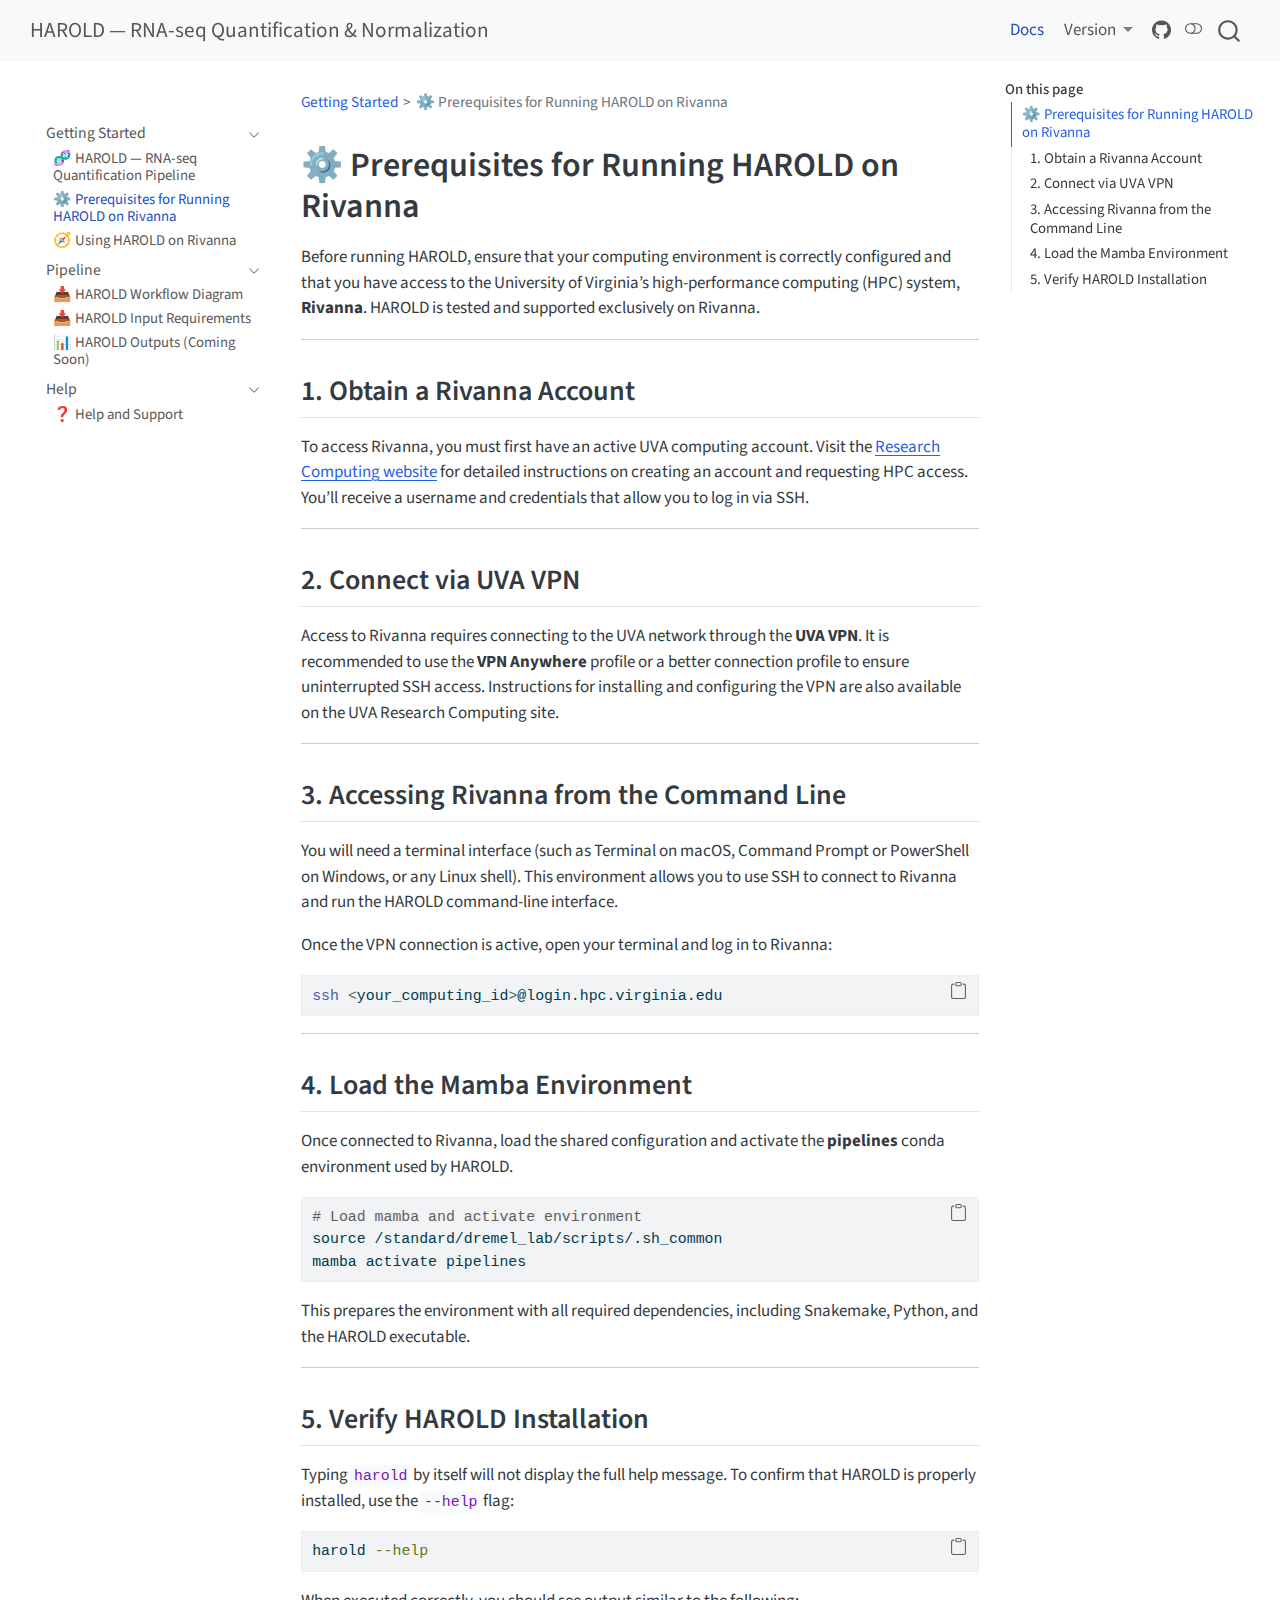
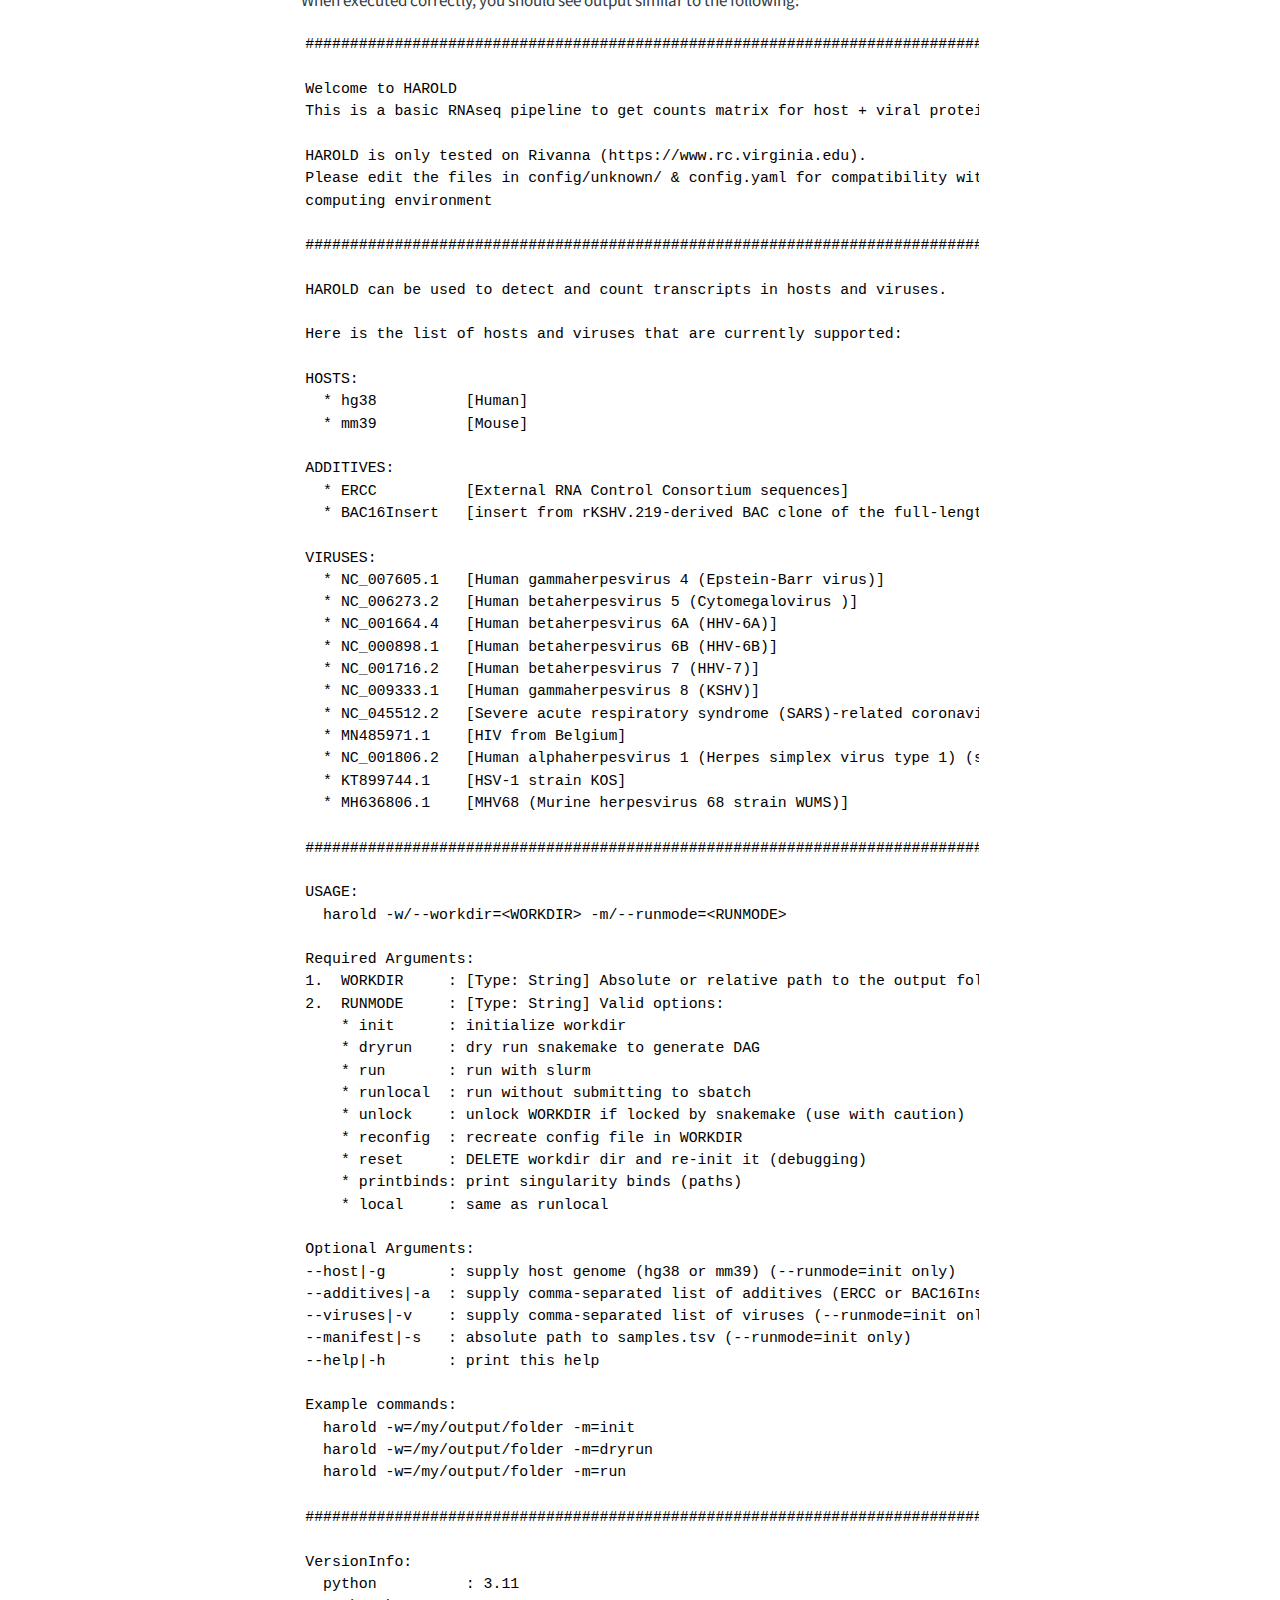
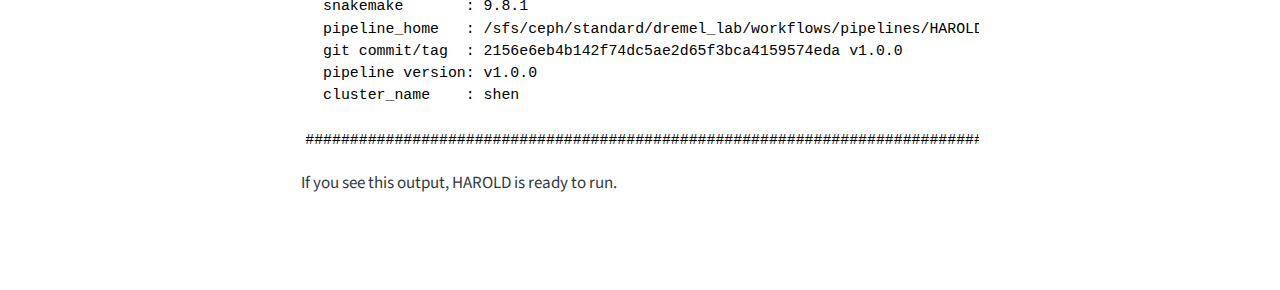
<file: docs/prereq.html>
<!DOCTYPE html>
<html xmlns="http://www.w3.org/1999/xhtml" lang="en" xml:lang="en"><head>

<meta charset="utf-8">
<meta name="generator" content="quarto-1.7.23">

<meta name="viewport" content="width=device-width, initial-scale=1.0, user-scalable=yes">


<title>prereq – HAROLD — RNA-seq Quantification &amp; Normalization</title>
<style>
code{white-space: pre-wrap;}
span.smallcaps{font-variant: small-caps;}
div.columns{display: flex; gap: min(4vw, 1.5em);}
div.column{flex: auto; overflow-x: auto;}
div.hanging-indent{margin-left: 1.5em; text-indent: -1.5em;}
ul.task-list{list-style: none;}
ul.task-list li input[type="checkbox"] {
  width: 0.8em;
  margin: 0 0.8em 0.2em -1em; /* quarto-specific, see https://github.com/quarto-dev/quarto-cli/issues/4556 */ 
  vertical-align: middle;
}
/* CSS for syntax highlighting */
html { -webkit-text-size-adjust: 100%; }
pre > code.sourceCode { white-space: pre; position: relative; }
pre > code.sourceCode > span { display: inline-block; line-height: 1.25; }
pre > code.sourceCode > span:empty { height: 1.2em; }
.sourceCode { overflow: visible; }
code.sourceCode > span { color: inherit; text-decoration: inherit; }
div.sourceCode { margin: 1em 0; }
pre.sourceCode { margin: 0; }
@media screen {
div.sourceCode { overflow: auto; }
}
@media print {
pre > code.sourceCode { white-space: pre-wrap; }
pre > code.sourceCode > span { text-indent: -5em; padding-left: 5em; }
}
pre.numberSource code
  { counter-reset: source-line 0; }
pre.numberSource code > span
  { position: relative; left: -4em; counter-increment: source-line; }
pre.numberSource code > span > a:first-child::before
  { content: counter(source-line);
    position: relative; left: -1em; text-align: right; vertical-align: baseline;
    border: none; display: inline-block;
    -webkit-touch-callout: none; -webkit-user-select: none;
    -khtml-user-select: none; -moz-user-select: none;
    -ms-user-select: none; user-select: none;
    padding: 0 4px; width: 4em;
  }
pre.numberSource { margin-left: 3em;  padding-left: 4px; }
div.sourceCode
  {   }
@media screen {
pre > code.sourceCode > span > a:first-child::before { text-decoration: underline; }
}
</style>


<script src="../site_libs/quarto-nav/quarto-nav.js"></script>
<script src="../site_libs/clipboard/clipboard.min.js"></script>
<script src="../site_libs/quarto-search/autocomplete.umd.js"></script>
<script src="../site_libs/quarto-search/fuse.min.js"></script>
<script src="../site_libs/quarto-search/quarto-search.js"></script>
<meta name="quarto:offset" content="../">
<script src="../site_libs/quarto-html/quarto.js" type="module"></script>
<script src="../site_libs/quarto-html/tabsets/tabsets.js" type="module"></script>
<script src="../site_libs/quarto-html/popper.min.js"></script>
<script src="../site_libs/quarto-html/tippy.umd.min.js"></script>
<script src="../site_libs/quarto-html/anchor.min.js"></script>
<link href="../site_libs/quarto-html/tippy.css" rel="stylesheet">
<link href="../site_libs/quarto-html/quarto-syntax-highlighting-dark-7271f29f9498218151f3120baddb7363.css" rel="stylesheet" class="quarto-color-scheme quarto-color-alternate" id="quarto-text-highlighting-styles">
<link href="../site_libs/quarto-html/quarto-syntax-highlighting-226bd0f977fa82dfae4534cac220d79a.css" rel="stylesheet" class="quarto-color-scheme" id="quarto-text-highlighting-styles">
<script src="../site_libs/bootstrap/bootstrap.min.js"></script>
<link href="../site_libs/bootstrap/bootstrap-icons.css" rel="stylesheet">
<link href="../site_libs/bootstrap/bootstrap-d8d76ce76e5458b3d8da1cab55fbd639.min.css" rel="stylesheet" append-hash="true" class="quarto-color-scheme" id="quarto-bootstrap" data-mode="light">
<link href="../site_libs/bootstrap/bootstrap-dark-bd4d327275457fb6652065989184b3fc.min.css" rel="stylesheet" append-hash="true" class="quarto-color-scheme quarto-color-alternate" id="quarto-bootstrap" data-mode="dark">
<link href="../site_libs/bootstrap/bootstrap-d8d76ce76e5458b3d8da1cab55fbd639.min.css" rel="stylesheet" append-hash="true" class="quarto-color-scheme-extra" id="quarto-bootstrap" data-mode="light">
<script id="quarto-search-options" type="application/json">{
  "location": "navbar",
  "copy-button": false,
  "collapse-after": 3,
  "panel-placement": "end",
  "type": "overlay",
  "limit": 50,
  "keyboard-shortcut": [
    "f",
    "/",
    "s"
  ],
  "show-item-context": false,
  "language": {
    "search-no-results-text": "No results",
    "search-matching-documents-text": "matching documents",
    "search-copy-link-title": "Copy link to search",
    "search-hide-matches-text": "Hide additional matches",
    "search-more-match-text": "more match in this document",
    "search-more-matches-text": "more matches in this document",
    "search-clear-button-title": "Clear",
    "search-text-placeholder": "",
    "search-detached-cancel-button-title": "Cancel",
    "search-submit-button-title": "Submit",
    "search-label": "Search"
  }
}</script>
<style>html{ scroll-behavior: smooth; }</style>


</head>

<body class="nav-sidebar floating nav-fixed quarto-light"><script id="quarto-html-before-body" type="application/javascript">
    const toggleBodyColorMode = (bsSheetEl) => {
      const mode = bsSheetEl.getAttribute("data-mode");
      const bodyEl = window.document.querySelector("body");
      if (mode === "dark") {
        bodyEl.classList.add("quarto-dark");
        bodyEl.classList.remove("quarto-light");
      } else {
        bodyEl.classList.add("quarto-light");
        bodyEl.classList.remove("quarto-dark");
      }
    }
    const toggleBodyColorPrimary = () => {
      const bsSheetEl = window.document.querySelector("link#quarto-bootstrap:not([rel=disabled-stylesheet])");
      if (bsSheetEl) {
        toggleBodyColorMode(bsSheetEl);
      }
    }
    window.setColorSchemeToggle = (alternate) => {
      const toggles = window.document.querySelectorAll('.quarto-color-scheme-toggle');
      for (let i=0; i < toggles.length; i++) {
        const toggle = toggles[i];
        if (toggle) {
          if (alternate) {
            toggle.classList.add("alternate");
          } else {
            toggle.classList.remove("alternate");
          }
        }
      }
    };
    const toggleColorMode = (alternate) => {
      // Switch the stylesheets
      const primaryStylesheets = window.document.querySelectorAll('link.quarto-color-scheme:not(.quarto-color-alternate)');
      const alternateStylesheets = window.document.querySelectorAll('link.quarto-color-scheme.quarto-color-alternate');
      manageTransitions('#quarto-margin-sidebar .nav-link', false);
      if (alternate) {
        // note: dark is layered on light, we don't disable primary!
        enableStylesheet(alternateStylesheets);
        for (const sheetNode of alternateStylesheets) {
          if (sheetNode.id === "quarto-bootstrap") {
            toggleBodyColorMode(sheetNode);
          }
        }
      } else {
        disableStylesheet(alternateStylesheets);
        enableStylesheet(primaryStylesheets)
        toggleBodyColorPrimary();
      }
      manageTransitions('#quarto-margin-sidebar .nav-link', true);
      // Switch the toggles
      window.setColorSchemeToggle(alternate)
      // Hack to workaround the fact that safari doesn't
      // properly recolor the scrollbar when toggling (#1455)
      if (navigator.userAgent.indexOf('Safari') > 0 && navigator.userAgent.indexOf('Chrome') == -1) {
        manageTransitions("body", false);
        window.scrollTo(0, 1);
        setTimeout(() => {
          window.scrollTo(0, 0);
          manageTransitions("body", true);
        }, 40);
      }
    }
    const disableStylesheet = (stylesheets) => {
      for (let i=0; i < stylesheets.length; i++) {
        const stylesheet = stylesheets[i];
        stylesheet.rel = 'disabled-stylesheet';
      }
    }
    const enableStylesheet = (stylesheets) => {
      for (let i=0; i < stylesheets.length; i++) {
        const stylesheet = stylesheets[i];
        if(stylesheet.rel !== 'stylesheet') { // for Chrome, which will still FOUC without this check
          stylesheet.rel = 'stylesheet';
        }
      }
    }
    const manageTransitions = (selector, allowTransitions) => {
      const els = window.document.querySelectorAll(selector);
      for (let i=0; i < els.length; i++) {
        const el = els[i];
        if (allowTransitions) {
          el.classList.remove('notransition');
        } else {
          el.classList.add('notransition');
        }
      }
    }
    const isFileUrl = () => {
      return window.location.protocol === 'file:';
    }
    window.hasAlternateSentinel = () => {
      let styleSentinel = getColorSchemeSentinel();
      if (styleSentinel !== null) {
        return styleSentinel === "alternate";
      } else {
        return false;
      }
    }
    const setStyleSentinel = (alternate) => {
      const value = alternate ? "alternate" : "default";
      if (!isFileUrl()) {
        window.localStorage.setItem("quarto-color-scheme", value);
      } else {
        localAlternateSentinel = value;
      }
    }
    const getColorSchemeSentinel = () => {
      if (!isFileUrl()) {
        const storageValue = window.localStorage.getItem("quarto-color-scheme");
        return storageValue != null ? storageValue : localAlternateSentinel;
      } else {
        return localAlternateSentinel;
      }
    }
    const toggleGiscusIfUsed = (isAlternate, darkModeDefault) => {
      const baseTheme = document.querySelector('#giscus-base-theme')?.value ?? 'light';
      const alternateTheme = document.querySelector('#giscus-alt-theme')?.value ?? 'dark';
      let newTheme = '';
      if(darkModeDefault) {
        newTheme = isAlternate ? baseTheme : alternateTheme;
      } else {
        newTheme = isAlternate ? alternateTheme : baseTheme;
      }
      const changeGiscusTheme = () => {
        // From: https://github.com/giscus/giscus/issues/336
        const sendMessage = (message) => {
          const iframe = document.querySelector('iframe.giscus-frame');
          if (!iframe) return;
          iframe.contentWindow.postMessage({ giscus: message }, 'https://giscus.app');
        }
        sendMessage({
          setConfig: {
            theme: newTheme
          }
        });
      }
      const isGiscussLoaded = window.document.querySelector('iframe.giscus-frame') !== null;
      if (isGiscussLoaded) {
        changeGiscusTheme();
      }
    };
    const darkModeDefault = false;
    document.querySelector('link.quarto-color-scheme-extra').rel = 'disabled-stylesheet';
    let localAlternateSentinel = darkModeDefault ? 'alternate' : 'default';
    // Dark / light mode switch
    window.quartoToggleColorScheme = () => {
      // Read the current dark / light value
      let toAlternate = !window.hasAlternateSentinel();
      toggleColorMode(toAlternate);
      setStyleSentinel(toAlternate);
      toggleGiscusIfUsed(toAlternate, darkModeDefault);
    };
    // Switch to dark mode if need be
    if (window.hasAlternateSentinel()) {
      toggleColorMode(true);
    } else {
      toggleColorMode(false);
    }
  </script>

<div id="quarto-search-results"></div>
  <header id="quarto-header" class="headroom fixed-top">
    <nav class="navbar navbar-expand-lg " data-bs-theme="dark">
      <div class="navbar-container container-fluid">
      <div class="navbar-brand-container mx-auto">
    <a class="navbar-brand" href="../index.html">
    <span class="navbar-title">HAROLD — RNA-seq Quantification &amp; Normalization</span>
    </a>
  </div>
            <div id="quarto-search" class="" title="Search"></div>
          <button class="navbar-toggler" type="button" data-bs-toggle="collapse" data-bs-target="#navbarCollapse" aria-controls="navbarCollapse" role="menu" aria-expanded="false" aria-label="Toggle navigation" onclick="if (window.quartoToggleHeadroom) { window.quartoToggleHeadroom(); }">
  <span class="navbar-toggler-icon"></span>
</button>
          <div class="collapse navbar-collapse" id="navbarCollapse">
            <ul class="navbar-nav navbar-nav-scroll ms-auto">
  <li class="nav-item">
    <a class="nav-link active" href="../docs/index.html" aria-current="page"> 
<span class="menu-text">Docs</span></a>
  </li>  
  <li class="nav-item dropdown ">
    <a class="nav-link dropdown-toggle" href="#" id="nav-menu-version" role="link" data-bs-toggle="dropdown" aria-expanded="false">
 <span class="menu-text">Version</span>
    </a>
    <ul class="dropdown-menu dropdown-menu-end" aria-labelledby="nav-menu-version">    
        <li>
    <a class="dropdown-item" href="https://dremellab.github.io/HAROLD/latest/">
 <span class="dropdown-text">Latest (dev)</span></a>
  </li>  
    </ul>
  </li>
  <li class="nav-item compact">
    <a class="nav-link" href="https://github.com/dremellab/HAROLD"> <i class="bi bi-github" role="img">
</i> 
<span class="menu-text"></span></a>
  </li>  
</ul>
          </div> <!-- /navcollapse -->
            <div class="quarto-navbar-tools">
  <a href="" class="quarto-color-scheme-toggle quarto-navigation-tool  px-1" onclick="window.quartoToggleColorScheme(); return false;" title="Toggle dark mode"><i class="bi"></i></a>
</div>
      </div> <!-- /container-fluid -->
    </nav>
  <nav class="quarto-secondary-nav">
    <div class="container-fluid d-flex">
      <button type="button" class="quarto-btn-toggle btn" data-bs-toggle="collapse" role="button" data-bs-target=".quarto-sidebar-collapse-item" aria-controls="quarto-sidebar" aria-expanded="false" aria-label="Toggle sidebar navigation" onclick="if (window.quartoToggleHeadroom) { window.quartoToggleHeadroom(); }">
        <i class="bi bi-layout-text-sidebar-reverse"></i>
      </button>
        <nav class="quarto-page-breadcrumbs" aria-label="breadcrumb"><ol class="breadcrumb"><li class="breadcrumb-item"><a href="../docs/index.html">Getting Started</a></li><li class="breadcrumb-item"><a href="../docs/prereq.html">⚙️ Prerequisites for Running HAROLD on Rivanna</a></li></ol></nav>
        <a class="flex-grow-1" role="navigation" data-bs-toggle="collapse" data-bs-target=".quarto-sidebar-collapse-item" aria-controls="quarto-sidebar" aria-expanded="false" aria-label="Toggle sidebar navigation" onclick="if (window.quartoToggleHeadroom) { window.quartoToggleHeadroom(); }">      
        </a>
      <button type="button" class="btn quarto-search-button" aria-label="Search" onclick="window.quartoOpenSearch();">
        <i class="bi bi-search"></i>
      </button>
    </div>
  </nav>
</header>
<!-- content -->
<div id="quarto-content" class="quarto-container page-columns page-rows-contents page-layout-article page-navbar">
<!-- sidebar -->
  <nav id="quarto-sidebar" class="sidebar collapse collapse-horizontal quarto-sidebar-collapse-item sidebar-navigation floating overflow-auto">
        <div class="mt-2 flex-shrink-0 align-items-center">
        <div class="sidebar-search">
        <div id="quarto-search" class="" title="Search"></div>
        </div>
        </div>
    <div class="sidebar-menu-container"> 
    <ul class="list-unstyled mt-1">
        <li class="sidebar-item sidebar-item-section">
      <div class="sidebar-item-container"> 
            <a class="sidebar-item-text sidebar-link text-start" data-bs-toggle="collapse" data-bs-target="#quarto-sidebar-section-1" role="navigation" aria-expanded="true">
 <span class="menu-text">Getting Started</span></a>
          <a class="sidebar-item-toggle text-start" data-bs-toggle="collapse" data-bs-target="#quarto-sidebar-section-1" role="navigation" aria-expanded="true" aria-label="Toggle section">
            <i class="bi bi-chevron-right ms-2"></i>
          </a> 
      </div>
      <ul id="quarto-sidebar-section-1" class="collapse list-unstyled sidebar-section depth1 show">  
          <li class="sidebar-item">
  <div class="sidebar-item-container"> 
  <a href="../docs/index.html" class="sidebar-item-text sidebar-link">
 <span class="menu-text">🧬 HAROLD — RNA-seq Quantification Pipeline</span></a>
  </div>
</li>
          <li class="sidebar-item">
  <div class="sidebar-item-container"> 
  <a href="../docs/prereq.html" class="sidebar-item-text sidebar-link active">
 <span class="menu-text">⚙️ Prerequisites for Running HAROLD on Rivanna</span></a>
  </div>
</li>
          <li class="sidebar-item">
  <div class="sidebar-item-container"> 
  <a href="../docs/usage.html" class="sidebar-item-text sidebar-link">
 <span class="menu-text">🧭 Using HAROLD on Rivanna</span></a>
  </div>
</li>
      </ul>
  </li>
        <li class="sidebar-item sidebar-item-section">
      <div class="sidebar-item-container"> 
            <a class="sidebar-item-text sidebar-link text-start" data-bs-toggle="collapse" data-bs-target="#quarto-sidebar-section-2" role="navigation" aria-expanded="true">
 <span class="menu-text">Pipeline</span></a>
          <a class="sidebar-item-toggle text-start" data-bs-toggle="collapse" data-bs-target="#quarto-sidebar-section-2" role="navigation" aria-expanded="true" aria-label="Toggle section">
            <i class="bi bi-chevron-right ms-2"></i>
          </a> 
      </div>
      <ul id="quarto-sidebar-section-2" class="collapse list-unstyled sidebar-section depth1 show">  
          <li class="sidebar-item">
  <div class="sidebar-item-container"> 
  <a href="../docs/pipeline.html" class="sidebar-item-text sidebar-link">
 <span class="menu-text">📥 HAROLD Workflow Diagram</span></a>
  </div>
</li>
          <li class="sidebar-item">
  <div class="sidebar-item-container"> 
  <a href="../docs/inputs.html" class="sidebar-item-text sidebar-link">
 <span class="menu-text">📥 HAROLD Input Requirements</span></a>
  </div>
</li>
          <li class="sidebar-item">
  <div class="sidebar-item-container"> 
  <a href="../docs/outputs.html" class="sidebar-item-text sidebar-link">
 <span class="menu-text">📊 HAROLD Outputs (Coming Soon)</span></a>
  </div>
</li>
      </ul>
  </li>
        <li class="sidebar-item sidebar-item-section">
      <div class="sidebar-item-container"> 
            <a class="sidebar-item-text sidebar-link text-start" data-bs-toggle="collapse" data-bs-target="#quarto-sidebar-section-3" role="navigation" aria-expanded="true">
 <span class="menu-text">Help</span></a>
          <a class="sidebar-item-toggle text-start" data-bs-toggle="collapse" data-bs-target="#quarto-sidebar-section-3" role="navigation" aria-expanded="true" aria-label="Toggle section">
            <i class="bi bi-chevron-right ms-2"></i>
          </a> 
      </div>
      <ul id="quarto-sidebar-section-3" class="collapse list-unstyled sidebar-section depth1 show">  
          <li class="sidebar-item">
  <div class="sidebar-item-container"> 
  <a href="../docs/help.html" class="sidebar-item-text sidebar-link">
 <span class="menu-text">❓ Help and Support</span></a>
  </div>
</li>
      </ul>
  </li>
    </ul>
    </div>
</nav>
<div id="quarto-sidebar-glass" class="quarto-sidebar-collapse-item" data-bs-toggle="collapse" data-bs-target=".quarto-sidebar-collapse-item"></div>
<!-- margin-sidebar -->
    <div id="quarto-margin-sidebar" class="sidebar margin-sidebar">
        <nav id="TOC" role="doc-toc" class="toc-active">
    <h2 id="toc-title">On this page</h2>
   
  <ul>
  <li><a href="#prerequisites-for-running-harold-on-rivanna" id="toc-prerequisites-for-running-harold-on-rivanna" class="nav-link active" data-scroll-target="#prerequisites-for-running-harold-on-rivanna">⚙️ Prerequisites for Running HAROLD on Rivanna</a>
  <ul class="collapse">
  <li><a href="#obtain-a-rivanna-account" id="toc-obtain-a-rivanna-account" class="nav-link" data-scroll-target="#obtain-a-rivanna-account">1. Obtain a Rivanna Account</a></li>
  <li><a href="#connect-via-uva-vpn" id="toc-connect-via-uva-vpn" class="nav-link" data-scroll-target="#connect-via-uva-vpn">2. Connect via UVA VPN</a></li>
  <li><a href="#accessing-rivanna-from-the-command-line" id="toc-accessing-rivanna-from-the-command-line" class="nav-link" data-scroll-target="#accessing-rivanna-from-the-command-line">3. Accessing Rivanna from the Command Line</a></li>
  <li><a href="#load-the-mamba-environment" id="toc-load-the-mamba-environment" class="nav-link" data-scroll-target="#load-the-mamba-environment">4. Load the Mamba Environment</a></li>
  <li><a href="#verify-harold-installation" id="toc-verify-harold-installation" class="nav-link" data-scroll-target="#verify-harold-installation">5. Verify HAROLD Installation</a></li>
  </ul></li>
  </ul>
</nav>
    </div>
<!-- main -->
<main class="content" id="quarto-document-content"><header id="title-block-header" class="quarto-title-block"><nav class="quarto-page-breadcrumbs quarto-title-breadcrumbs d-none d-lg-block" aria-label="breadcrumb"><ol class="breadcrumb"><li class="breadcrumb-item"><a href="../docs/index.html">Getting Started</a></li><li class="breadcrumb-item"><a href="../docs/prereq.html">⚙️ Prerequisites for Running HAROLD on Rivanna</a></li></ol></nav></header>





<section id="prerequisites-for-running-harold-on-rivanna" class="level1">
<h1>⚙️ Prerequisites for Running HAROLD on Rivanna</h1>
<p>Before running HAROLD, ensure that your computing environment is correctly configured and that you have access to the University of Virginia’s high-performance computing (HPC) system, <strong>Rivanna</strong>. HAROLD is tested and supported exclusively on Rivanna.</p>
<hr>
<section id="obtain-a-rivanna-account" class="level2">
<h2 class="anchored" data-anchor-id="obtain-a-rivanna-account">1. Obtain a Rivanna Account</h2>
<p>To access Rivanna, you must first have an active UVA computing account. Visit the <a href="https://www.rc.virginia.edu/">Research Computing website</a> for detailed instructions on creating an account and requesting HPC access. You’ll receive a username and credentials that allow you to log in via SSH.</p>
<hr>
</section>
<section id="connect-via-uva-vpn" class="level2">
<h2 class="anchored" data-anchor-id="connect-via-uva-vpn">2. Connect via UVA VPN</h2>
<p>Access to Rivanna requires connecting to the UVA network through the <strong>UVA VPN</strong>. It is recommended to use the <strong>VPN Anywhere</strong> profile or a better connection profile to ensure uninterrupted SSH access. Instructions for installing and configuring the VPN are also available on the UVA Research Computing site.</p>
<hr>
</section>
<section id="accessing-rivanna-from-the-command-line" class="level2">
<h2 class="anchored" data-anchor-id="accessing-rivanna-from-the-command-line">3. Accessing Rivanna from the Command Line</h2>
<p>You will need a terminal interface (such as Terminal on macOS, Command Prompt or PowerShell on Windows, or any Linux shell). This environment allows you to use SSH to connect to Rivanna and run the HAROLD command-line interface.</p>
<p>Once the VPN connection is active, open your terminal and log in to Rivanna:</p>
<div class="sourceCode" id="cb1"><pre class="sourceCode bash code-with-copy"><code class="sourceCode bash"><span id="cb1-1"><a href="#cb1-1" aria-hidden="true" tabindex="-1"></a><span class="fu">ssh</span> <span class="op">&lt;</span>your_computing_id<span class="op">&gt;</span>@login.hpc.virginia.edu</span></code><button title="Copy to Clipboard" class="code-copy-button"><i class="bi"></i></button></pre></div>
<hr>
</section>
<section id="load-the-mamba-environment" class="level2">
<h2 class="anchored" data-anchor-id="load-the-mamba-environment">4. Load the Mamba Environment</h2>
<p>Once connected to Rivanna, load the shared configuration and activate the <strong>pipelines</strong> conda environment used by HAROLD.</p>
<div class="sourceCode" id="cb2"><pre class="sourceCode bash code-with-copy"><code class="sourceCode bash"><span id="cb2-1"><a href="#cb2-1" aria-hidden="true" tabindex="-1"></a><span class="co"># Load mamba and activate environment</span></span>
<span id="cb2-2"><a href="#cb2-2" aria-hidden="true" tabindex="-1"></a><span class="bu">source</span> /standard/dremel_lab/scripts/.sh_common</span>
<span id="cb2-3"><a href="#cb2-3" aria-hidden="true" tabindex="-1"></a><span class="ex">mamba</span> activate pipelines</span></code><button title="Copy to Clipboard" class="code-copy-button"><i class="bi"></i></button></pre></div>
<p>This prepares the environment with all required dependencies, including Snakemake, Python, and the HAROLD executable.</p>
<hr>
</section>
<section id="verify-harold-installation" class="level2">
<h2 class="anchored" data-anchor-id="verify-harold-installation">5. Verify HAROLD Installation</h2>
<p>Typing <code>harold</code> by itself will not display the full help message. To confirm that HAROLD is properly installed, use the <code>--help</code> flag:</p>
<div class="sourceCode" id="cb3"><pre class="sourceCode bash code-with-copy"><code class="sourceCode bash"><span id="cb3-1"><a href="#cb3-1" aria-hidden="true" tabindex="-1"></a><span class="ex">harold</span> <span class="at">--help</span></span></code><button title="Copy to Clipboard" class="code-copy-button"><i class="bi"></i></button></pre></div>
<p>When executed correctly, you should see output similar to the following:</p>
<pre><code>##########################################################################################

Welcome to HAROLD
This is a basic RNAseq pipeline to get counts matrix for host + viral proteins.

HAROLD is only tested on Rivanna (https://www.rc.virginia.edu).
Please edit the files in config/unknown/ &amp; config.yaml for compatibility with your
computing environment

##########################################################################################

HAROLD can be used to detect and count transcripts in hosts and viruses.

Here is the list of hosts and viruses that are currently supported:

HOSTS:
  * hg38          [Human]
  * mm39          [Mouse]

ADDITIVES:
  * ERCC          [External RNA Control Consortium sequences]
  * BAC16Insert   [insert from rKSHV.219-derived BAC clone of the full-length KSHV genome]

VIRUSES:
  * NC_007605.1   [Human gammaherpesvirus 4 (Epstein-Barr virus)]
  * NC_006273.2   [Human betaherpesvirus 5 (Cytomegalovirus )]
  * NC_001664.4   [Human betaherpesvirus 6A (HHV-6A)]
  * NC_000898.1   [Human betaherpesvirus 6B (HHV-6B)]
  * NC_001716.2   [Human betaherpesvirus 7 (HHV-7)]
  * NC_009333.1   [Human gammaherpesvirus 8 (KSHV)]
  * NC_045512.2   [Severe acute respiratory syndrome (SARS)-related coronavirus]
  * MN485971.1    [HIV from Belgium]
  * NC_001806.2   [Human alphaherpesvirus 1 (Herpes simplex virus type 1) (strain 17)]
  * KT899744.1    [HSV-1 strain KOS]
  * MH636806.1    [MHV68 (Murine herpesvirus 68 strain WUMS)]

##########################################################################################

USAGE:
  harold -w/--workdir=&lt;WORKDIR&gt; -m/--runmode=&lt;RUNMODE&gt;

Required Arguments:
1.  WORKDIR     : [Type: String] Absolute or relative path to the output folder with write permissions.
2.  RUNMODE     : [Type: String] Valid options:
    * init      : initialize workdir
    * dryrun    : dry run snakemake to generate DAG
    * run       : run with slurm
    * runlocal  : run without submitting to sbatch
    * unlock    : unlock WORKDIR if locked by snakemake (use with caution)
    * reconfig  : recreate config file in WORKDIR
    * reset     : DELETE workdir dir and re-init it (debugging)
    * printbinds: print singularity binds (paths)
    * local     : same as runlocal

Optional Arguments:
--host|-g       : supply host genome (hg38 or mm39) (--runmode=init only)
--additives|-a  : supply comma-separated list of additives (ERCC or BAC16Insert) (--runmode=init only)
--viruses|-v    : supply comma-separated list of viruses (--runmode=init only)
--manifest|-s   : absolute path to samples.tsv (--runmode=init only)
--help|-h       : print this help

Example commands:
  harold -w=/my/output/folder -m=init
  harold -w=/my/output/folder -m=dryrun
  harold -w=/my/output/folder -m=run

##########################################################################################

VersionInfo:
  python          : 3.11
  snakemake       : 9.8.1
  pipeline_home   : /sfs/ceph/standard/dremel_lab/workflows/pipelines/HAROLD/v1.0.0
  git commit/tag  : 2156e6eb4b142f74dc5ae2d65f3bca4159574eda v1.0.0
  pipeline version: v1.0.0
  cluster_name    : shen

##########################################################################################</code></pre>
<p>If you see this output, HAROLD is ready to run.</p>


</section>
</section>

</main> <!-- /main -->
<script id="quarto-html-after-body" type="application/javascript">
  window.document.addEventListener("DOMContentLoaded", function (event) {
    // Ensure there is a toggle, if there isn't float one in the top right
    if (window.document.querySelector('.quarto-color-scheme-toggle') === null) {
      const a = window.document.createElement('a');
      a.classList.add('top-right');
      a.classList.add('quarto-color-scheme-toggle');
      a.href = "";
      a.onclick = function() { try { window.quartoToggleColorScheme(); } catch {} return false; };
      const i = window.document.createElement("i");
      i.classList.add('bi');
      a.appendChild(i);
      window.document.body.appendChild(a);
    }
    window.setColorSchemeToggle(window.hasAlternateSentinel())
    const icon = "";
    const anchorJS = new window.AnchorJS();
    anchorJS.options = {
      placement: 'right',
      icon: icon
    };
    anchorJS.add('.anchored');
    const isCodeAnnotation = (el) => {
      for (const clz of el.classList) {
        if (clz.startsWith('code-annotation-')) {                     
          return true;
        }
      }
      return false;
    }
    const onCopySuccess = function(e) {
      // button target
      const button = e.trigger;
      // don't keep focus
      button.blur();
      // flash "checked"
      button.classList.add('code-copy-button-checked');
      var currentTitle = button.getAttribute("title");
      button.setAttribute("title", "Copied!");
      let tooltip;
      if (window.bootstrap) {
        button.setAttribute("data-bs-toggle", "tooltip");
        button.setAttribute("data-bs-placement", "left");
        button.setAttribute("data-bs-title", "Copied!");
        tooltip = new bootstrap.Tooltip(button, 
          { trigger: "manual", 
            customClass: "code-copy-button-tooltip",
            offset: [0, -8]});
        tooltip.show();    
      }
      setTimeout(function() {
        if (tooltip) {
          tooltip.hide();
          button.removeAttribute("data-bs-title");
          button.removeAttribute("data-bs-toggle");
          button.removeAttribute("data-bs-placement");
        }
        button.setAttribute("title", currentTitle);
        button.classList.remove('code-copy-button-checked');
      }, 1000);
      // clear code selection
      e.clearSelection();
    }
    const getTextToCopy = function(trigger) {
        const codeEl = trigger.previousElementSibling.cloneNode(true);
        for (const childEl of codeEl.children) {
          if (isCodeAnnotation(childEl)) {
            childEl.remove();
          }
        }
        return codeEl.innerText;
    }
    const clipboard = new window.ClipboardJS('.code-copy-button:not([data-in-quarto-modal])', {
      text: getTextToCopy
    });
    clipboard.on('success', onCopySuccess);
    if (window.document.getElementById('quarto-embedded-source-code-modal')) {
      const clipboardModal = new window.ClipboardJS('.code-copy-button[data-in-quarto-modal]', {
        text: getTextToCopy,
        container: window.document.getElementById('quarto-embedded-source-code-modal')
      });
      clipboardModal.on('success', onCopySuccess);
    }
      var localhostRegex = new RegExp(/^(?:http|https):\/\/localhost\:?[0-9]*\//);
      var mailtoRegex = new RegExp(/^mailto:/);
        var filterRegex = new RegExp("https:\/\/dremellab\.github\.io\/HAROLD\/");
      var isInternal = (href) => {
          return filterRegex.test(href) || localhostRegex.test(href) || mailtoRegex.test(href);
      }
      // Inspect non-navigation links and adorn them if external
     var links = window.document.querySelectorAll('a[href]:not(.nav-link):not(.navbar-brand):not(.toc-action):not(.sidebar-link):not(.sidebar-item-toggle):not(.pagination-link):not(.no-external):not([aria-hidden]):not(.dropdown-item):not(.quarto-navigation-tool):not(.about-link)');
      for (var i=0; i<links.length; i++) {
        const link = links[i];
        if (!isInternal(link.href)) {
          // undo the damage that might have been done by quarto-nav.js in the case of
          // links that we want to consider external
          if (link.dataset.originalHref !== undefined) {
            link.href = link.dataset.originalHref;
          }
        }
      }
    function tippyHover(el, contentFn, onTriggerFn, onUntriggerFn) {
      const config = {
        allowHTML: true,
        maxWidth: 500,
        delay: 100,
        arrow: false,
        appendTo: function(el) {
            return el.parentElement;
        },
        interactive: true,
        interactiveBorder: 10,
        theme: 'quarto',
        placement: 'bottom-start',
      };
      if (contentFn) {
        config.content = contentFn;
      }
      if (onTriggerFn) {
        config.onTrigger = onTriggerFn;
      }
      if (onUntriggerFn) {
        config.onUntrigger = onUntriggerFn;
      }
      window.tippy(el, config); 
    }
    const noterefs = window.document.querySelectorAll('a[role="doc-noteref"]');
    for (var i=0; i<noterefs.length; i++) {
      const ref = noterefs[i];
      tippyHover(ref, function() {
        // use id or data attribute instead here
        let href = ref.getAttribute('data-footnote-href') || ref.getAttribute('href');
        try { href = new URL(href).hash; } catch {}
        const id = href.replace(/^#\/?/, "");
        const note = window.document.getElementById(id);
        if (note) {
          return note.innerHTML;
        } else {
          return "";
        }
      });
    }
    const xrefs = window.document.querySelectorAll('a.quarto-xref');
    const processXRef = (id, note) => {
      // Strip column container classes
      const stripColumnClz = (el) => {
        el.classList.remove("page-full", "page-columns");
        if (el.children) {
          for (const child of el.children) {
            stripColumnClz(child);
          }
        }
      }
      stripColumnClz(note)
      if (id === null || id.startsWith('sec-')) {
        // Special case sections, only their first couple elements
        const container = document.createElement("div");
        if (note.children && note.children.length > 2) {
          container.appendChild(note.children[0].cloneNode(true));
          for (let i = 1; i < note.children.length; i++) {
            const child = note.children[i];
            if (child.tagName === "P" && child.innerText === "") {
              continue;
            } else {
              container.appendChild(child.cloneNode(true));
              break;
            }
          }
          if (window.Quarto?.typesetMath) {
            window.Quarto.typesetMath(container);
          }
          return container.innerHTML
        } else {
          if (window.Quarto?.typesetMath) {
            window.Quarto.typesetMath(note);
          }
          return note.innerHTML;
        }
      } else {
        // Remove any anchor links if they are present
        const anchorLink = note.querySelector('a.anchorjs-link');
        if (anchorLink) {
          anchorLink.remove();
        }
        if (window.Quarto?.typesetMath) {
          window.Quarto.typesetMath(note);
        }
        if (note.classList.contains("callout")) {
          return note.outerHTML;
        } else {
          return note.innerHTML;
        }
      }
    }
    for (var i=0; i<xrefs.length; i++) {
      const xref = xrefs[i];
      tippyHover(xref, undefined, function(instance) {
        instance.disable();
        let url = xref.getAttribute('href');
        let hash = undefined; 
        if (url.startsWith('#')) {
          hash = url;
        } else {
          try { hash = new URL(url).hash; } catch {}
        }
        if (hash) {
          const id = hash.replace(/^#\/?/, "");
          const note = window.document.getElementById(id);
          if (note !== null) {
            try {
              const html = processXRef(id, note.cloneNode(true));
              instance.setContent(html);
            } finally {
              instance.enable();
              instance.show();
            }
          } else {
            // See if we can fetch this
            fetch(url.split('#')[0])
            .then(res => res.text())
            .then(html => {
              const parser = new DOMParser();
              const htmlDoc = parser.parseFromString(html, "text/html");
              const note = htmlDoc.getElementById(id);
              if (note !== null) {
                const html = processXRef(id, note);
                instance.setContent(html);
              } 
            }).finally(() => {
              instance.enable();
              instance.show();
            });
          }
        } else {
          // See if we can fetch a full url (with no hash to target)
          // This is a special case and we should probably do some content thinning / targeting
          fetch(url)
          .then(res => res.text())
          .then(html => {
            const parser = new DOMParser();
            const htmlDoc = parser.parseFromString(html, "text/html");
            const note = htmlDoc.querySelector('main.content');
            if (note !== null) {
              // This should only happen for chapter cross references
              // (since there is no id in the URL)
              // remove the first header
              if (note.children.length > 0 && note.children[0].tagName === "HEADER") {
                note.children[0].remove();
              }
              const html = processXRef(null, note);
              instance.setContent(html);
            } 
          }).finally(() => {
            instance.enable();
            instance.show();
          });
        }
      }, function(instance) {
      });
    }
        let selectedAnnoteEl;
        const selectorForAnnotation = ( cell, annotation) => {
          let cellAttr = 'data-code-cell="' + cell + '"';
          let lineAttr = 'data-code-annotation="' +  annotation + '"';
          const selector = 'span[' + cellAttr + '][' + lineAttr + ']';
          return selector;
        }
        const selectCodeLines = (annoteEl) => {
          const doc = window.document;
          const targetCell = annoteEl.getAttribute("data-target-cell");
          const targetAnnotation = annoteEl.getAttribute("data-target-annotation");
          const annoteSpan = window.document.querySelector(selectorForAnnotation(targetCell, targetAnnotation));
          const lines = annoteSpan.getAttribute("data-code-lines").split(",");
          const lineIds = lines.map((line) => {
            return targetCell + "-" + line;
          })
          let top = null;
          let height = null;
          let parent = null;
          if (lineIds.length > 0) {
              //compute the position of the single el (top and bottom and make a div)
              const el = window.document.getElementById(lineIds[0]);
              top = el.offsetTop;
              height = el.offsetHeight;
              parent = el.parentElement.parentElement;
            if (lineIds.length > 1) {
              const lastEl = window.document.getElementById(lineIds[lineIds.length - 1]);
              const bottom = lastEl.offsetTop + lastEl.offsetHeight;
              height = bottom - top;
            }
            if (top !== null && height !== null && parent !== null) {
              // cook up a div (if necessary) and position it 
              let div = window.document.getElementById("code-annotation-line-highlight");
              if (div === null) {
                div = window.document.createElement("div");
                div.setAttribute("id", "code-annotation-line-highlight");
                div.style.position = 'absolute';
                parent.appendChild(div);
              }
              div.style.top = top - 2 + "px";
              div.style.height = height + 4 + "px";
              div.style.left = 0;
              let gutterDiv = window.document.getElementById("code-annotation-line-highlight-gutter");
              if (gutterDiv === null) {
                gutterDiv = window.document.createElement("div");
                gutterDiv.setAttribute("id", "code-annotation-line-highlight-gutter");
                gutterDiv.style.position = 'absolute';
                const codeCell = window.document.getElementById(targetCell);
                const gutter = codeCell.querySelector('.code-annotation-gutter');
                gutter.appendChild(gutterDiv);
              }
              gutterDiv.style.top = top - 2 + "px";
              gutterDiv.style.height = height + 4 + "px";
            }
            selectedAnnoteEl = annoteEl;
          }
        };
        const unselectCodeLines = () => {
          const elementsIds = ["code-annotation-line-highlight", "code-annotation-line-highlight-gutter"];
          elementsIds.forEach((elId) => {
            const div = window.document.getElementById(elId);
            if (div) {
              div.remove();
            }
          });
          selectedAnnoteEl = undefined;
        };
          // Handle positioning of the toggle
      window.addEventListener(
        "resize",
        throttle(() => {
          elRect = undefined;
          if (selectedAnnoteEl) {
            selectCodeLines(selectedAnnoteEl);
          }
        }, 10)
      );
      function throttle(fn, ms) {
      let throttle = false;
      let timer;
        return (...args) => {
          if(!throttle) { // first call gets through
              fn.apply(this, args);
              throttle = true;
          } else { // all the others get throttled
              if(timer) clearTimeout(timer); // cancel #2
              timer = setTimeout(() => {
                fn.apply(this, args);
                timer = throttle = false;
              }, ms);
          }
        };
      }
        // Attach click handler to the DT
        const annoteDls = window.document.querySelectorAll('dt[data-target-cell]');
        for (const annoteDlNode of annoteDls) {
          annoteDlNode.addEventListener('click', (event) => {
            const clickedEl = event.target;
            if (clickedEl !== selectedAnnoteEl) {
              unselectCodeLines();
              const activeEl = window.document.querySelector('dt[data-target-cell].code-annotation-active');
              if (activeEl) {
                activeEl.classList.remove('code-annotation-active');
              }
              selectCodeLines(clickedEl);
              clickedEl.classList.add('code-annotation-active');
            } else {
              // Unselect the line
              unselectCodeLines();
              clickedEl.classList.remove('code-annotation-active');
            }
          });
        }
    const findCites = (el) => {
      const parentEl = el.parentElement;
      if (parentEl) {
        const cites = parentEl.dataset.cites;
        if (cites) {
          return {
            el,
            cites: cites.split(' ')
          };
        } else {
          return findCites(el.parentElement)
        }
      } else {
        return undefined;
      }
    };
    var bibliorefs = window.document.querySelectorAll('a[role="doc-biblioref"]');
    for (var i=0; i<bibliorefs.length; i++) {
      const ref = bibliorefs[i];
      const citeInfo = findCites(ref);
      if (citeInfo) {
        tippyHover(citeInfo.el, function() {
          var popup = window.document.createElement('div');
          citeInfo.cites.forEach(function(cite) {
            var citeDiv = window.document.createElement('div');
            citeDiv.classList.add('hanging-indent');
            citeDiv.classList.add('csl-entry');
            var biblioDiv = window.document.getElementById('ref-' + cite);
            if (biblioDiv) {
              citeDiv.innerHTML = biblioDiv.innerHTML;
            }
            popup.appendChild(citeDiv);
          });
          return popup.innerHTML;
        });
      }
    }
  });
  </script>
</div> <!-- /content -->




<script src="../site_libs/quarto-html/zenscroll-min.js"></script>
</body></html>
</file>
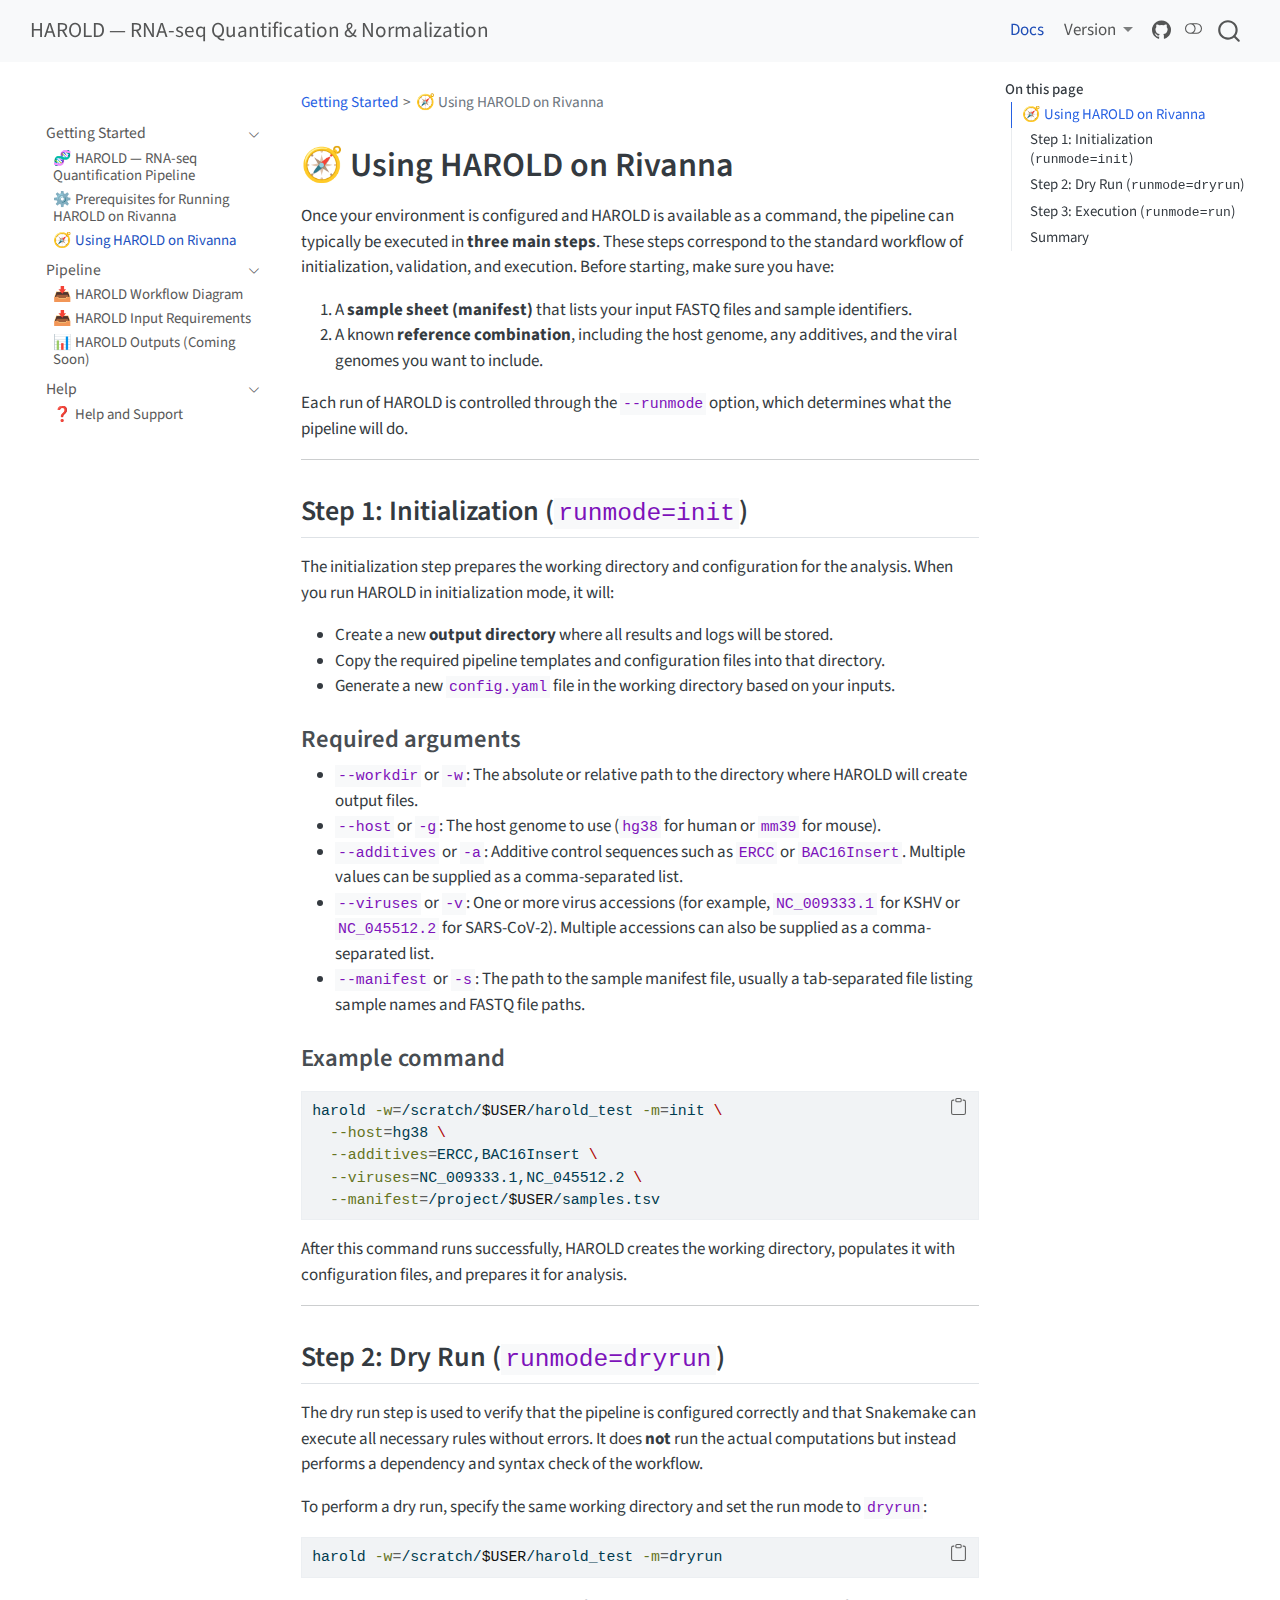
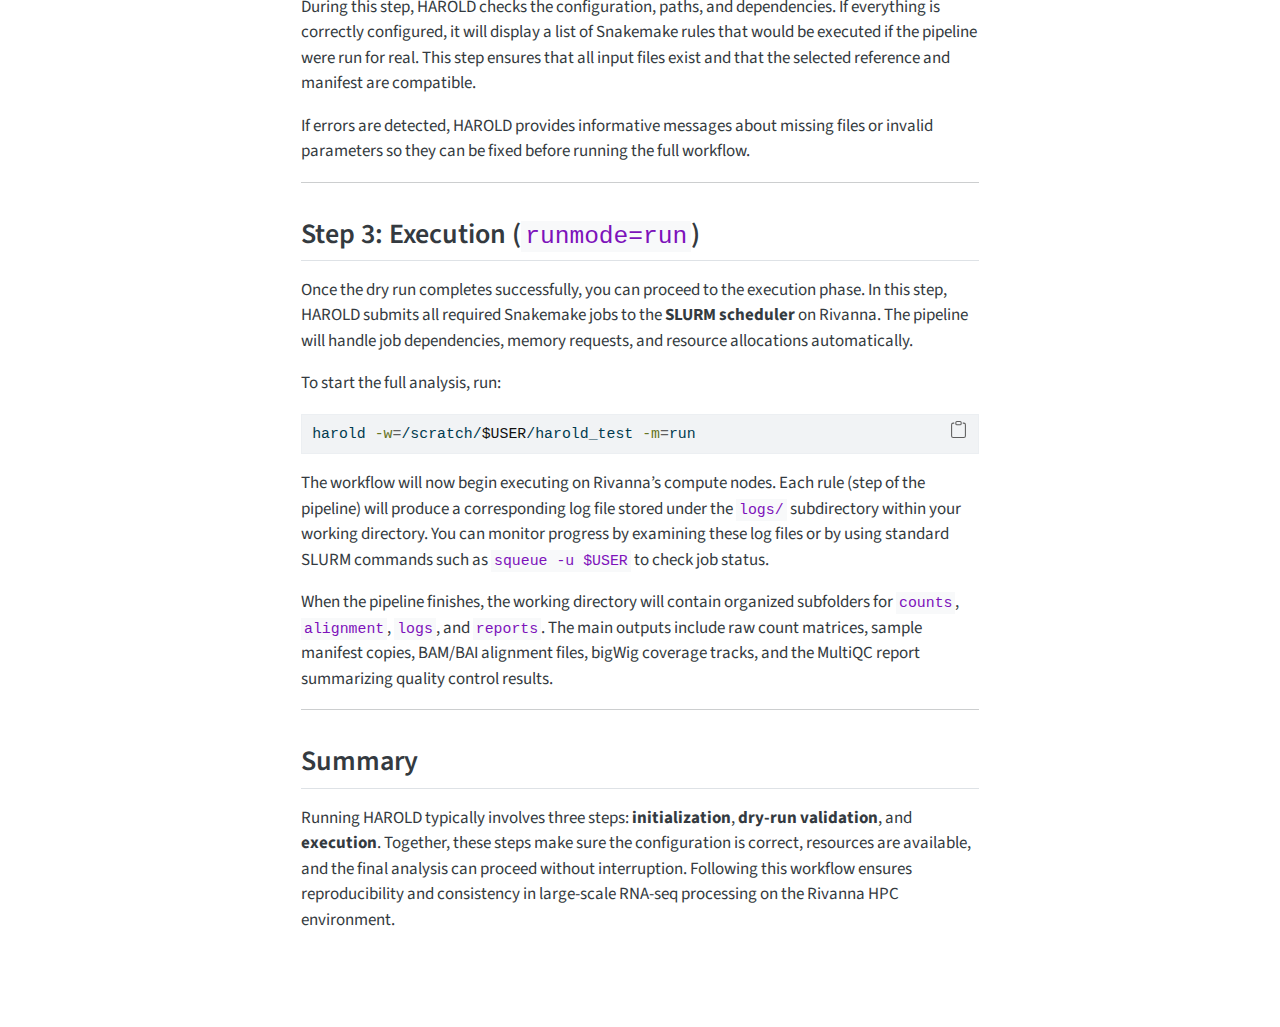
<file: docs/usage.html>
<!DOCTYPE html>
<html xmlns="http://www.w3.org/1999/xhtml" lang="en" xml:lang="en"><head>

<meta charset="utf-8">
<meta name="generator" content="quarto-1.7.23">

<meta name="viewport" content="width=device-width, initial-scale=1.0, user-scalable=yes">


<title>usage – HAROLD — RNA-seq Quantification &amp; Normalization</title>
<style>
code{white-space: pre-wrap;}
span.smallcaps{font-variant: small-caps;}
div.columns{display: flex; gap: min(4vw, 1.5em);}
div.column{flex: auto; overflow-x: auto;}
div.hanging-indent{margin-left: 1.5em; text-indent: -1.5em;}
ul.task-list{list-style: none;}
ul.task-list li input[type="checkbox"] {
  width: 0.8em;
  margin: 0 0.8em 0.2em -1em; /* quarto-specific, see https://github.com/quarto-dev/quarto-cli/issues/4556 */ 
  vertical-align: middle;
}
/* CSS for syntax highlighting */
html { -webkit-text-size-adjust: 100%; }
pre > code.sourceCode { white-space: pre; position: relative; }
pre > code.sourceCode > span { display: inline-block; line-height: 1.25; }
pre > code.sourceCode > span:empty { height: 1.2em; }
.sourceCode { overflow: visible; }
code.sourceCode > span { color: inherit; text-decoration: inherit; }
div.sourceCode { margin: 1em 0; }
pre.sourceCode { margin: 0; }
@media screen {
div.sourceCode { overflow: auto; }
}
@media print {
pre > code.sourceCode { white-space: pre-wrap; }
pre > code.sourceCode > span { text-indent: -5em; padding-left: 5em; }
}
pre.numberSource code
  { counter-reset: source-line 0; }
pre.numberSource code > span
  { position: relative; left: -4em; counter-increment: source-line; }
pre.numberSource code > span > a:first-child::before
  { content: counter(source-line);
    position: relative; left: -1em; text-align: right; vertical-align: baseline;
    border: none; display: inline-block;
    -webkit-touch-callout: none; -webkit-user-select: none;
    -khtml-user-select: none; -moz-user-select: none;
    -ms-user-select: none; user-select: none;
    padding: 0 4px; width: 4em;
  }
pre.numberSource { margin-left: 3em;  padding-left: 4px; }
div.sourceCode
  {   }
@media screen {
pre > code.sourceCode > span > a:first-child::before { text-decoration: underline; }
}
</style>


<script src="../site_libs/quarto-nav/quarto-nav.js"></script>
<script src="../site_libs/clipboard/clipboard.min.js"></script>
<script src="../site_libs/quarto-search/autocomplete.umd.js"></script>
<script src="../site_libs/quarto-search/fuse.min.js"></script>
<script src="../site_libs/quarto-search/quarto-search.js"></script>
<meta name="quarto:offset" content="../">
<script src="../site_libs/quarto-html/quarto.js" type="module"></script>
<script src="../site_libs/quarto-html/tabsets/tabsets.js" type="module"></script>
<script src="../site_libs/quarto-html/popper.min.js"></script>
<script src="../site_libs/quarto-html/tippy.umd.min.js"></script>
<script src="../site_libs/quarto-html/anchor.min.js"></script>
<link href="../site_libs/quarto-html/tippy.css" rel="stylesheet">
<link href="../site_libs/quarto-html/quarto-syntax-highlighting-dark-7271f29f9498218151f3120baddb7363.css" rel="stylesheet" class="quarto-color-scheme quarto-color-alternate" id="quarto-text-highlighting-styles">
<link href="../site_libs/quarto-html/quarto-syntax-highlighting-226bd0f977fa82dfae4534cac220d79a.css" rel="stylesheet" class="quarto-color-scheme" id="quarto-text-highlighting-styles">
<script src="../site_libs/bootstrap/bootstrap.min.js"></script>
<link href="../site_libs/bootstrap/bootstrap-icons.css" rel="stylesheet">
<link href="../site_libs/bootstrap/bootstrap-d8d76ce76e5458b3d8da1cab55fbd639.min.css" rel="stylesheet" append-hash="true" class="quarto-color-scheme" id="quarto-bootstrap" data-mode="light">
<link href="../site_libs/bootstrap/bootstrap-dark-bd4d327275457fb6652065989184b3fc.min.css" rel="stylesheet" append-hash="true" class="quarto-color-scheme quarto-color-alternate" id="quarto-bootstrap" data-mode="dark">
<link href="../site_libs/bootstrap/bootstrap-d8d76ce76e5458b3d8da1cab55fbd639.min.css" rel="stylesheet" append-hash="true" class="quarto-color-scheme-extra" id="quarto-bootstrap" data-mode="light">
<script id="quarto-search-options" type="application/json">{
  "location": "navbar",
  "copy-button": false,
  "collapse-after": 3,
  "panel-placement": "end",
  "type": "overlay",
  "limit": 50,
  "keyboard-shortcut": [
    "f",
    "/",
    "s"
  ],
  "show-item-context": false,
  "language": {
    "search-no-results-text": "No results",
    "search-matching-documents-text": "matching documents",
    "search-copy-link-title": "Copy link to search",
    "search-hide-matches-text": "Hide additional matches",
    "search-more-match-text": "more match in this document",
    "search-more-matches-text": "more matches in this document",
    "search-clear-button-title": "Clear",
    "search-text-placeholder": "",
    "search-detached-cancel-button-title": "Cancel",
    "search-submit-button-title": "Submit",
    "search-label": "Search"
  }
}</script>
<style>html{ scroll-behavior: smooth; }</style>


</head>

<body class="nav-sidebar floating nav-fixed quarto-light"><script id="quarto-html-before-body" type="application/javascript">
    const toggleBodyColorMode = (bsSheetEl) => {
      const mode = bsSheetEl.getAttribute("data-mode");
      const bodyEl = window.document.querySelector("body");
      if (mode === "dark") {
        bodyEl.classList.add("quarto-dark");
        bodyEl.classList.remove("quarto-light");
      } else {
        bodyEl.classList.add("quarto-light");
        bodyEl.classList.remove("quarto-dark");
      }
    }
    const toggleBodyColorPrimary = () => {
      const bsSheetEl = window.document.querySelector("link#quarto-bootstrap:not([rel=disabled-stylesheet])");
      if (bsSheetEl) {
        toggleBodyColorMode(bsSheetEl);
      }
    }
    window.setColorSchemeToggle = (alternate) => {
      const toggles = window.document.querySelectorAll('.quarto-color-scheme-toggle');
      for (let i=0; i < toggles.length; i++) {
        const toggle = toggles[i];
        if (toggle) {
          if (alternate) {
            toggle.classList.add("alternate");
          } else {
            toggle.classList.remove("alternate");
          }
        }
      }
    };
    const toggleColorMode = (alternate) => {
      // Switch the stylesheets
      const primaryStylesheets = window.document.querySelectorAll('link.quarto-color-scheme:not(.quarto-color-alternate)');
      const alternateStylesheets = window.document.querySelectorAll('link.quarto-color-scheme.quarto-color-alternate');
      manageTransitions('#quarto-margin-sidebar .nav-link', false);
      if (alternate) {
        // note: dark is layered on light, we don't disable primary!
        enableStylesheet(alternateStylesheets);
        for (const sheetNode of alternateStylesheets) {
          if (sheetNode.id === "quarto-bootstrap") {
            toggleBodyColorMode(sheetNode);
          }
        }
      } else {
        disableStylesheet(alternateStylesheets);
        enableStylesheet(primaryStylesheets)
        toggleBodyColorPrimary();
      }
      manageTransitions('#quarto-margin-sidebar .nav-link', true);
      // Switch the toggles
      window.setColorSchemeToggle(alternate)
      // Hack to workaround the fact that safari doesn't
      // properly recolor the scrollbar when toggling (#1455)
      if (navigator.userAgent.indexOf('Safari') > 0 && navigator.userAgent.indexOf('Chrome') == -1) {
        manageTransitions("body", false);
        window.scrollTo(0, 1);
        setTimeout(() => {
          window.scrollTo(0, 0);
          manageTransitions("body", true);
        }, 40);
      }
    }
    const disableStylesheet = (stylesheets) => {
      for (let i=0; i < stylesheets.length; i++) {
        const stylesheet = stylesheets[i];
        stylesheet.rel = 'disabled-stylesheet';
      }
    }
    const enableStylesheet = (stylesheets) => {
      for (let i=0; i < stylesheets.length; i++) {
        const stylesheet = stylesheets[i];
        if(stylesheet.rel !== 'stylesheet') { // for Chrome, which will still FOUC without this check
          stylesheet.rel = 'stylesheet';
        }
      }
    }
    const manageTransitions = (selector, allowTransitions) => {
      const els = window.document.querySelectorAll(selector);
      for (let i=0; i < els.length; i++) {
        const el = els[i];
        if (allowTransitions) {
          el.classList.remove('notransition');
        } else {
          el.classList.add('notransition');
        }
      }
    }
    const isFileUrl = () => {
      return window.location.protocol === 'file:';
    }
    window.hasAlternateSentinel = () => {
      let styleSentinel = getColorSchemeSentinel();
      if (styleSentinel !== null) {
        return styleSentinel === "alternate";
      } else {
        return false;
      }
    }
    const setStyleSentinel = (alternate) => {
      const value = alternate ? "alternate" : "default";
      if (!isFileUrl()) {
        window.localStorage.setItem("quarto-color-scheme", value);
      } else {
        localAlternateSentinel = value;
      }
    }
    const getColorSchemeSentinel = () => {
      if (!isFileUrl()) {
        const storageValue = window.localStorage.getItem("quarto-color-scheme");
        return storageValue != null ? storageValue : localAlternateSentinel;
      } else {
        return localAlternateSentinel;
      }
    }
    const toggleGiscusIfUsed = (isAlternate, darkModeDefault) => {
      const baseTheme = document.querySelector('#giscus-base-theme')?.value ?? 'light';
      const alternateTheme = document.querySelector('#giscus-alt-theme')?.value ?? 'dark';
      let newTheme = '';
      if(darkModeDefault) {
        newTheme = isAlternate ? baseTheme : alternateTheme;
      } else {
        newTheme = isAlternate ? alternateTheme : baseTheme;
      }
      const changeGiscusTheme = () => {
        // From: https://github.com/giscus/giscus/issues/336
        const sendMessage = (message) => {
          const iframe = document.querySelector('iframe.giscus-frame');
          if (!iframe) return;
          iframe.contentWindow.postMessage({ giscus: message }, 'https://giscus.app');
        }
        sendMessage({
          setConfig: {
            theme: newTheme
          }
        });
      }
      const isGiscussLoaded = window.document.querySelector('iframe.giscus-frame') !== null;
      if (isGiscussLoaded) {
        changeGiscusTheme();
      }
    };
    const darkModeDefault = false;
    document.querySelector('link.quarto-color-scheme-extra').rel = 'disabled-stylesheet';
    let localAlternateSentinel = darkModeDefault ? 'alternate' : 'default';
    // Dark / light mode switch
    window.quartoToggleColorScheme = () => {
      // Read the current dark / light value
      let toAlternate = !window.hasAlternateSentinel();
      toggleColorMode(toAlternate);
      setStyleSentinel(toAlternate);
      toggleGiscusIfUsed(toAlternate, darkModeDefault);
    };
    // Switch to dark mode if need be
    if (window.hasAlternateSentinel()) {
      toggleColorMode(true);
    } else {
      toggleColorMode(false);
    }
  </script>

<div id="quarto-search-results"></div>
  <header id="quarto-header" class="headroom fixed-top">
    <nav class="navbar navbar-expand-lg " data-bs-theme="dark">
      <div class="navbar-container container-fluid">
      <div class="navbar-brand-container mx-auto">
    <a class="navbar-brand" href="../index.html">
    <span class="navbar-title">HAROLD — RNA-seq Quantification &amp; Normalization</span>
    </a>
  </div>
            <div id="quarto-search" class="" title="Search"></div>
          <button class="navbar-toggler" type="button" data-bs-toggle="collapse" data-bs-target="#navbarCollapse" aria-controls="navbarCollapse" role="menu" aria-expanded="false" aria-label="Toggle navigation" onclick="if (window.quartoToggleHeadroom) { window.quartoToggleHeadroom(); }">
  <span class="navbar-toggler-icon"></span>
</button>
          <div class="collapse navbar-collapse" id="navbarCollapse">
            <ul class="navbar-nav navbar-nav-scroll ms-auto">
  <li class="nav-item">
    <a class="nav-link active" href="../docs/index.html" aria-current="page"> 
<span class="menu-text">Docs</span></a>
  </li>  
  <li class="nav-item dropdown ">
    <a class="nav-link dropdown-toggle" href="#" id="nav-menu-version" role="link" data-bs-toggle="dropdown" aria-expanded="false">
 <span class="menu-text">Version</span>
    </a>
    <ul class="dropdown-menu dropdown-menu-end" aria-labelledby="nav-menu-version">    
        <li>
    <a class="dropdown-item" href="https://dremellab.github.io/HAROLD/latest/">
 <span class="dropdown-text">Latest (dev)</span></a>
  </li>  
    </ul>
  </li>
  <li class="nav-item compact">
    <a class="nav-link" href="https://github.com/dremellab/HAROLD"> <i class="bi bi-github" role="img">
</i> 
<span class="menu-text"></span></a>
  </li>  
</ul>
          </div> <!-- /navcollapse -->
            <div class="quarto-navbar-tools">
  <a href="" class="quarto-color-scheme-toggle quarto-navigation-tool  px-1" onclick="window.quartoToggleColorScheme(); return false;" title="Toggle dark mode"><i class="bi"></i></a>
</div>
      </div> <!-- /container-fluid -->
    </nav>
  <nav class="quarto-secondary-nav">
    <div class="container-fluid d-flex">
      <button type="button" class="quarto-btn-toggle btn" data-bs-toggle="collapse" role="button" data-bs-target=".quarto-sidebar-collapse-item" aria-controls="quarto-sidebar" aria-expanded="false" aria-label="Toggle sidebar navigation" onclick="if (window.quartoToggleHeadroom) { window.quartoToggleHeadroom(); }">
        <i class="bi bi-layout-text-sidebar-reverse"></i>
      </button>
        <nav class="quarto-page-breadcrumbs" aria-label="breadcrumb"><ol class="breadcrumb"><li class="breadcrumb-item"><a href="../docs/index.html">Getting Started</a></li><li class="breadcrumb-item"><a href="../docs/usage.html">🧭 Using HAROLD on Rivanna</a></li></ol></nav>
        <a class="flex-grow-1" role="navigation" data-bs-toggle="collapse" data-bs-target=".quarto-sidebar-collapse-item" aria-controls="quarto-sidebar" aria-expanded="false" aria-label="Toggle sidebar navigation" onclick="if (window.quartoToggleHeadroom) { window.quartoToggleHeadroom(); }">      
        </a>
      <button type="button" class="btn quarto-search-button" aria-label="Search" onclick="window.quartoOpenSearch();">
        <i class="bi bi-search"></i>
      </button>
    </div>
  </nav>
</header>
<!-- content -->
<div id="quarto-content" class="quarto-container page-columns page-rows-contents page-layout-article page-navbar">
<!-- sidebar -->
  <nav id="quarto-sidebar" class="sidebar collapse collapse-horizontal quarto-sidebar-collapse-item sidebar-navigation floating overflow-auto">
        <div class="mt-2 flex-shrink-0 align-items-center">
        <div class="sidebar-search">
        <div id="quarto-search" class="" title="Search"></div>
        </div>
        </div>
    <div class="sidebar-menu-container"> 
    <ul class="list-unstyled mt-1">
        <li class="sidebar-item sidebar-item-section">
      <div class="sidebar-item-container"> 
            <a class="sidebar-item-text sidebar-link text-start" data-bs-toggle="collapse" data-bs-target="#quarto-sidebar-section-1" role="navigation" aria-expanded="true">
 <span class="menu-text">Getting Started</span></a>
          <a class="sidebar-item-toggle text-start" data-bs-toggle="collapse" data-bs-target="#quarto-sidebar-section-1" role="navigation" aria-expanded="true" aria-label="Toggle section">
            <i class="bi bi-chevron-right ms-2"></i>
          </a> 
      </div>
      <ul id="quarto-sidebar-section-1" class="collapse list-unstyled sidebar-section depth1 show">  
          <li class="sidebar-item">
  <div class="sidebar-item-container"> 
  <a href="../docs/index.html" class="sidebar-item-text sidebar-link">
 <span class="menu-text">🧬 HAROLD — RNA-seq Quantification Pipeline</span></a>
  </div>
</li>
          <li class="sidebar-item">
  <div class="sidebar-item-container"> 
  <a href="../docs/prereq.html" class="sidebar-item-text sidebar-link">
 <span class="menu-text">⚙️ Prerequisites for Running HAROLD on Rivanna</span></a>
  </div>
</li>
          <li class="sidebar-item">
  <div class="sidebar-item-container"> 
  <a href="../docs/usage.html" class="sidebar-item-text sidebar-link active">
 <span class="menu-text">🧭 Using HAROLD on Rivanna</span></a>
  </div>
</li>
      </ul>
  </li>
        <li class="sidebar-item sidebar-item-section">
      <div class="sidebar-item-container"> 
            <a class="sidebar-item-text sidebar-link text-start" data-bs-toggle="collapse" data-bs-target="#quarto-sidebar-section-2" role="navigation" aria-expanded="true">
 <span class="menu-text">Pipeline</span></a>
          <a class="sidebar-item-toggle text-start" data-bs-toggle="collapse" data-bs-target="#quarto-sidebar-section-2" role="navigation" aria-expanded="true" aria-label="Toggle section">
            <i class="bi bi-chevron-right ms-2"></i>
          </a> 
      </div>
      <ul id="quarto-sidebar-section-2" class="collapse list-unstyled sidebar-section depth1 show">  
          <li class="sidebar-item">
  <div class="sidebar-item-container"> 
  <a href="../docs/pipeline.html" class="sidebar-item-text sidebar-link">
 <span class="menu-text">📥 HAROLD Workflow Diagram</span></a>
  </div>
</li>
          <li class="sidebar-item">
  <div class="sidebar-item-container"> 
  <a href="../docs/inputs.html" class="sidebar-item-text sidebar-link">
 <span class="menu-text">📥 HAROLD Input Requirements</span></a>
  </div>
</li>
          <li class="sidebar-item">
  <div class="sidebar-item-container"> 
  <a href="../docs/outputs.html" class="sidebar-item-text sidebar-link">
 <span class="menu-text">📊 HAROLD Outputs (Coming Soon)</span></a>
  </div>
</li>
      </ul>
  </li>
        <li class="sidebar-item sidebar-item-section">
      <div class="sidebar-item-container"> 
            <a class="sidebar-item-text sidebar-link text-start" data-bs-toggle="collapse" data-bs-target="#quarto-sidebar-section-3" role="navigation" aria-expanded="true">
 <span class="menu-text">Help</span></a>
          <a class="sidebar-item-toggle text-start" data-bs-toggle="collapse" data-bs-target="#quarto-sidebar-section-3" role="navigation" aria-expanded="true" aria-label="Toggle section">
            <i class="bi bi-chevron-right ms-2"></i>
          </a> 
      </div>
      <ul id="quarto-sidebar-section-3" class="collapse list-unstyled sidebar-section depth1 show">  
          <li class="sidebar-item">
  <div class="sidebar-item-container"> 
  <a href="../docs/help.html" class="sidebar-item-text sidebar-link">
 <span class="menu-text">❓ Help and Support</span></a>
  </div>
</li>
      </ul>
  </li>
    </ul>
    </div>
</nav>
<div id="quarto-sidebar-glass" class="quarto-sidebar-collapse-item" data-bs-toggle="collapse" data-bs-target=".quarto-sidebar-collapse-item"></div>
<!-- margin-sidebar -->
    <div id="quarto-margin-sidebar" class="sidebar margin-sidebar">
        <nav id="TOC" role="doc-toc" class="toc-active">
    <h2 id="toc-title">On this page</h2>
   
  <ul>
  <li><a href="#using-harold-on-rivanna" id="toc-using-harold-on-rivanna" class="nav-link active" data-scroll-target="#using-harold-on-rivanna">🧭 Using HAROLD on Rivanna</a>
  <ul class="collapse">
  <li><a href="#step-1-initialization-runmodeinit" id="toc-step-1-initialization-runmodeinit" class="nav-link" data-scroll-target="#step-1-initialization-runmodeinit">Step 1: Initialization (<code>runmode=init</code>)</a>
  <ul class="collapse">
  <li><a href="#required-arguments" id="toc-required-arguments" class="nav-link" data-scroll-target="#required-arguments">Required arguments</a></li>
  <li><a href="#example-command" id="toc-example-command" class="nav-link" data-scroll-target="#example-command">Example command</a></li>
  </ul></li>
  <li><a href="#step-2-dry-run-runmodedryrun" id="toc-step-2-dry-run-runmodedryrun" class="nav-link" data-scroll-target="#step-2-dry-run-runmodedryrun">Step 2: Dry Run (<code>runmode=dryrun</code>)</a></li>
  <li><a href="#step-3-execution-runmoderun" id="toc-step-3-execution-runmoderun" class="nav-link" data-scroll-target="#step-3-execution-runmoderun">Step 3: Execution (<code>runmode=run</code>)</a></li>
  <li><a href="#summary" id="toc-summary" class="nav-link" data-scroll-target="#summary">Summary</a></li>
  </ul></li>
  </ul>
</nav>
    </div>
<!-- main -->
<main class="content" id="quarto-document-content"><header id="title-block-header" class="quarto-title-block"><nav class="quarto-page-breadcrumbs quarto-title-breadcrumbs d-none d-lg-block" aria-label="breadcrumb"><ol class="breadcrumb"><li class="breadcrumb-item"><a href="../docs/index.html">Getting Started</a></li><li class="breadcrumb-item"><a href="../docs/usage.html">🧭 Using HAROLD on Rivanna</a></li></ol></nav></header>





<section id="using-harold-on-rivanna" class="level1">
<h1>🧭 Using HAROLD on Rivanna</h1>
<p>Once your environment is configured and HAROLD is available as a command, the pipeline can typically be executed in <strong>three main steps</strong>. These steps correspond to the standard workflow of initialization, validation, and execution. Before starting, make sure you have:</p>
<ol type="1">
<li>A <strong>sample sheet (manifest)</strong> that lists your input FASTQ files and sample identifiers.</li>
<li>A known <strong>reference combination</strong>, including the host genome, any additives, and the viral genomes you want to include.</li>
</ol>
<p>Each run of HAROLD is controlled through the <code>--runmode</code> option, which determines what the pipeline will do.</p>
<hr>
<section id="step-1-initialization-runmodeinit" class="level2">
<h2 class="anchored" data-anchor-id="step-1-initialization-runmodeinit">Step 1: Initialization (<code>runmode=init</code>)</h2>
<p>The initialization step prepares the working directory and configuration for the analysis. When you run HAROLD in initialization mode, it will:</p>
<ul>
<li>Create a new <strong>output directory</strong> where all results and logs will be stored.</li>
<li>Copy the required pipeline templates and configuration files into that directory.</li>
<li>Generate a new <code>config.yaml</code> file in the working directory based on your inputs.</li>
</ul>
<section id="required-arguments" class="level3">
<h3 class="anchored" data-anchor-id="required-arguments">Required arguments</h3>
<ul>
<li><code>--workdir</code> or <code>-w</code>: The absolute or relative path to the directory where HAROLD will create output files.</li>
<li><code>--host</code> or <code>-g</code>: The host genome to use (<code>hg38</code> for human or <code>mm39</code> for mouse).</li>
<li><code>--additives</code> or <code>-a</code>: Additive control sequences such as <code>ERCC</code> or <code>BAC16Insert</code>. Multiple values can be supplied as a comma-separated list.</li>
<li><code>--viruses</code> or <code>-v</code>: One or more virus accessions (for example, <code>NC_009333.1</code> for KSHV or <code>NC_045512.2</code> for SARS-CoV-2). Multiple accessions can also be supplied as a comma-separated list.</li>
<li><code>--manifest</code> or <code>-s</code>: The path to the sample manifest file, usually a tab-separated file listing sample names and FASTQ file paths.</li>
</ul>
</section>
<section id="example-command" class="level3">
<h3 class="anchored" data-anchor-id="example-command">Example command</h3>
<div class="sourceCode" id="cb1"><pre class="sourceCode bash code-with-copy"><code class="sourceCode bash"><span id="cb1-1"><a href="#cb1-1" aria-hidden="true" tabindex="-1"></a><span class="ex">harold</span> <span class="at">-w</span><span class="op">=</span>/scratch/<span class="va">$USER</span>/harold_test <span class="at">-m</span><span class="op">=</span>init <span class="dt">\</span></span>
<span id="cb1-2"><a href="#cb1-2" aria-hidden="true" tabindex="-1"></a>  <span class="at">--host</span><span class="op">=</span>hg38 <span class="dt">\</span></span>
<span id="cb1-3"><a href="#cb1-3" aria-hidden="true" tabindex="-1"></a>  <span class="at">--additives</span><span class="op">=</span>ERCC,BAC16Insert <span class="dt">\</span></span>
<span id="cb1-4"><a href="#cb1-4" aria-hidden="true" tabindex="-1"></a>  <span class="at">--viruses</span><span class="op">=</span>NC_009333.1,NC_045512.2 <span class="dt">\</span></span>
<span id="cb1-5"><a href="#cb1-5" aria-hidden="true" tabindex="-1"></a>  <span class="at">--manifest</span><span class="op">=</span>/project/<span class="va">$USER</span>/samples.tsv</span></code><button title="Copy to Clipboard" class="code-copy-button"><i class="bi"></i></button></pre></div>
<p>After this command runs successfully, HAROLD creates the working directory, populates it with configuration files, and prepares it for analysis.</p>
<hr>
</section>
</section>
<section id="step-2-dry-run-runmodedryrun" class="level2">
<h2 class="anchored" data-anchor-id="step-2-dry-run-runmodedryrun">Step 2: Dry Run (<code>runmode=dryrun</code>)</h2>
<p>The dry run step is used to verify that the pipeline is configured correctly and that Snakemake can execute all necessary rules without errors. It does <strong>not</strong> run the actual computations but instead performs a dependency and syntax check of the workflow.</p>
<p>To perform a dry run, specify the same working directory and set the run mode to <code>dryrun</code>:</p>
<div class="sourceCode" id="cb2"><pre class="sourceCode bash code-with-copy"><code class="sourceCode bash"><span id="cb2-1"><a href="#cb2-1" aria-hidden="true" tabindex="-1"></a><span class="ex">harold</span> <span class="at">-w</span><span class="op">=</span>/scratch/<span class="va">$USER</span>/harold_test <span class="at">-m</span><span class="op">=</span>dryrun</span></code><button title="Copy to Clipboard" class="code-copy-button"><i class="bi"></i></button></pre></div>
<p>During this step, HAROLD checks the configuration, paths, and dependencies. If everything is correctly configured, it will display a list of Snakemake rules that would be executed if the pipeline were run for real. This step ensures that all input files exist and that the selected reference and manifest are compatible.</p>
<p>If errors are detected, HAROLD provides informative messages about missing files or invalid parameters so they can be fixed before running the full workflow.</p>
<hr>
</section>
<section id="step-3-execution-runmoderun" class="level2">
<h2 class="anchored" data-anchor-id="step-3-execution-runmoderun">Step 3: Execution (<code>runmode=run</code>)</h2>
<p>Once the dry run completes successfully, you can proceed to the execution phase. In this step, HAROLD submits all required Snakemake jobs to the <strong>SLURM scheduler</strong> on Rivanna. The pipeline will handle job dependencies, memory requests, and resource allocations automatically.</p>
<p>To start the full analysis, run:</p>
<div class="sourceCode" id="cb3"><pre class="sourceCode bash code-with-copy"><code class="sourceCode bash"><span id="cb3-1"><a href="#cb3-1" aria-hidden="true" tabindex="-1"></a><span class="ex">harold</span> <span class="at">-w</span><span class="op">=</span>/scratch/<span class="va">$USER</span>/harold_test <span class="at">-m</span><span class="op">=</span>run</span></code><button title="Copy to Clipboard" class="code-copy-button"><i class="bi"></i></button></pre></div>
<p>The workflow will now begin executing on Rivanna’s compute nodes. Each rule (step of the pipeline) will produce a corresponding log file stored under the <code>logs/</code> subdirectory within your working directory. You can monitor progress by examining these log files or by using standard SLURM commands such as <code>squeue -u $USER</code> to check job status.</p>
<p>When the pipeline finishes, the working directory will contain organized subfolders for <code>counts</code>, <code>alignment</code>, <code>logs</code>, and <code>reports</code>. The main outputs include raw count matrices, sample manifest copies, BAM/BAI alignment files, bigWig coverage tracks, and the MultiQC report summarizing quality control results.</p>
<hr>
</section>
<section id="summary" class="level2">
<h2 class="anchored" data-anchor-id="summary">Summary</h2>
<p>Running HAROLD typically involves three steps: <strong>initialization</strong>, <strong>dry-run validation</strong>, and <strong>execution</strong>. Together, these steps make sure the configuration is correct, resources are available, and the final analysis can proceed without interruption. Following this workflow ensures reproducibility and consistency in large-scale RNA-seq processing on the Rivanna HPC environment.</p>


</section>
</section>

</main> <!-- /main -->
<script id="quarto-html-after-body" type="application/javascript">
  window.document.addEventListener("DOMContentLoaded", function (event) {
    // Ensure there is a toggle, if there isn't float one in the top right
    if (window.document.querySelector('.quarto-color-scheme-toggle') === null) {
      const a = window.document.createElement('a');
      a.classList.add('top-right');
      a.classList.add('quarto-color-scheme-toggle');
      a.href = "";
      a.onclick = function() { try { window.quartoToggleColorScheme(); } catch {} return false; };
      const i = window.document.createElement("i");
      i.classList.add('bi');
      a.appendChild(i);
      window.document.body.appendChild(a);
    }
    window.setColorSchemeToggle(window.hasAlternateSentinel())
    const icon = "";
    const anchorJS = new window.AnchorJS();
    anchorJS.options = {
      placement: 'right',
      icon: icon
    };
    anchorJS.add('.anchored');
    const isCodeAnnotation = (el) => {
      for (const clz of el.classList) {
        if (clz.startsWith('code-annotation-')) {                     
          return true;
        }
      }
      return false;
    }
    const onCopySuccess = function(e) {
      // button target
      const button = e.trigger;
      // don't keep focus
      button.blur();
      // flash "checked"
      button.classList.add('code-copy-button-checked');
      var currentTitle = button.getAttribute("title");
      button.setAttribute("title", "Copied!");
      let tooltip;
      if (window.bootstrap) {
        button.setAttribute("data-bs-toggle", "tooltip");
        button.setAttribute("data-bs-placement", "left");
        button.setAttribute("data-bs-title", "Copied!");
        tooltip = new bootstrap.Tooltip(button, 
          { trigger: "manual", 
            customClass: "code-copy-button-tooltip",
            offset: [0, -8]});
        tooltip.show();    
      }
      setTimeout(function() {
        if (tooltip) {
          tooltip.hide();
          button.removeAttribute("data-bs-title");
          button.removeAttribute("data-bs-toggle");
          button.removeAttribute("data-bs-placement");
        }
        button.setAttribute("title", currentTitle);
        button.classList.remove('code-copy-button-checked');
      }, 1000);
      // clear code selection
      e.clearSelection();
    }
    const getTextToCopy = function(trigger) {
        const codeEl = trigger.previousElementSibling.cloneNode(true);
        for (const childEl of codeEl.children) {
          if (isCodeAnnotation(childEl)) {
            childEl.remove();
          }
        }
        return codeEl.innerText;
    }
    const clipboard = new window.ClipboardJS('.code-copy-button:not([data-in-quarto-modal])', {
      text: getTextToCopy
    });
    clipboard.on('success', onCopySuccess);
    if (window.document.getElementById('quarto-embedded-source-code-modal')) {
      const clipboardModal = new window.ClipboardJS('.code-copy-button[data-in-quarto-modal]', {
        text: getTextToCopy,
        container: window.document.getElementById('quarto-embedded-source-code-modal')
      });
      clipboardModal.on('success', onCopySuccess);
    }
      var localhostRegex = new RegExp(/^(?:http|https):\/\/localhost\:?[0-9]*\//);
      var mailtoRegex = new RegExp(/^mailto:/);
        var filterRegex = new RegExp("https:\/\/dremellab\.github\.io\/HAROLD\/");
      var isInternal = (href) => {
          return filterRegex.test(href) || localhostRegex.test(href) || mailtoRegex.test(href);
      }
      // Inspect non-navigation links and adorn them if external
     var links = window.document.querySelectorAll('a[href]:not(.nav-link):not(.navbar-brand):not(.toc-action):not(.sidebar-link):not(.sidebar-item-toggle):not(.pagination-link):not(.no-external):not([aria-hidden]):not(.dropdown-item):not(.quarto-navigation-tool):not(.about-link)');
      for (var i=0; i<links.length; i++) {
        const link = links[i];
        if (!isInternal(link.href)) {
          // undo the damage that might have been done by quarto-nav.js in the case of
          // links that we want to consider external
          if (link.dataset.originalHref !== undefined) {
            link.href = link.dataset.originalHref;
          }
        }
      }
    function tippyHover(el, contentFn, onTriggerFn, onUntriggerFn) {
      const config = {
        allowHTML: true,
        maxWidth: 500,
        delay: 100,
        arrow: false,
        appendTo: function(el) {
            return el.parentElement;
        },
        interactive: true,
        interactiveBorder: 10,
        theme: 'quarto',
        placement: 'bottom-start',
      };
      if (contentFn) {
        config.content = contentFn;
      }
      if (onTriggerFn) {
        config.onTrigger = onTriggerFn;
      }
      if (onUntriggerFn) {
        config.onUntrigger = onUntriggerFn;
      }
      window.tippy(el, config); 
    }
    const noterefs = window.document.querySelectorAll('a[role="doc-noteref"]');
    for (var i=0; i<noterefs.length; i++) {
      const ref = noterefs[i];
      tippyHover(ref, function() {
        // use id or data attribute instead here
        let href = ref.getAttribute('data-footnote-href') || ref.getAttribute('href');
        try { href = new URL(href).hash; } catch {}
        const id = href.replace(/^#\/?/, "");
        const note = window.document.getElementById(id);
        if (note) {
          return note.innerHTML;
        } else {
          return "";
        }
      });
    }
    const xrefs = window.document.querySelectorAll('a.quarto-xref');
    const processXRef = (id, note) => {
      // Strip column container classes
      const stripColumnClz = (el) => {
        el.classList.remove("page-full", "page-columns");
        if (el.children) {
          for (const child of el.children) {
            stripColumnClz(child);
          }
        }
      }
      stripColumnClz(note)
      if (id === null || id.startsWith('sec-')) {
        // Special case sections, only their first couple elements
        const container = document.createElement("div");
        if (note.children && note.children.length > 2) {
          container.appendChild(note.children[0].cloneNode(true));
          for (let i = 1; i < note.children.length; i++) {
            const child = note.children[i];
            if (child.tagName === "P" && child.innerText === "") {
              continue;
            } else {
              container.appendChild(child.cloneNode(true));
              break;
            }
          }
          if (window.Quarto?.typesetMath) {
            window.Quarto.typesetMath(container);
          }
          return container.innerHTML
        } else {
          if (window.Quarto?.typesetMath) {
            window.Quarto.typesetMath(note);
          }
          return note.innerHTML;
        }
      } else {
        // Remove any anchor links if they are present
        const anchorLink = note.querySelector('a.anchorjs-link');
        if (anchorLink) {
          anchorLink.remove();
        }
        if (window.Quarto?.typesetMath) {
          window.Quarto.typesetMath(note);
        }
        if (note.classList.contains("callout")) {
          return note.outerHTML;
        } else {
          return note.innerHTML;
        }
      }
    }
    for (var i=0; i<xrefs.length; i++) {
      const xref = xrefs[i];
      tippyHover(xref, undefined, function(instance) {
        instance.disable();
        let url = xref.getAttribute('href');
        let hash = undefined; 
        if (url.startsWith('#')) {
          hash = url;
        } else {
          try { hash = new URL(url).hash; } catch {}
        }
        if (hash) {
          const id = hash.replace(/^#\/?/, "");
          const note = window.document.getElementById(id);
          if (note !== null) {
            try {
              const html = processXRef(id, note.cloneNode(true));
              instance.setContent(html);
            } finally {
              instance.enable();
              instance.show();
            }
          } else {
            // See if we can fetch this
            fetch(url.split('#')[0])
            .then(res => res.text())
            .then(html => {
              const parser = new DOMParser();
              const htmlDoc = parser.parseFromString(html, "text/html");
              const note = htmlDoc.getElementById(id);
              if (note !== null) {
                const html = processXRef(id, note);
                instance.setContent(html);
              } 
            }).finally(() => {
              instance.enable();
              instance.show();
            });
          }
        } else {
          // See if we can fetch a full url (with no hash to target)
          // This is a special case and we should probably do some content thinning / targeting
          fetch(url)
          .then(res => res.text())
          .then(html => {
            const parser = new DOMParser();
            const htmlDoc = parser.parseFromString(html, "text/html");
            const note = htmlDoc.querySelector('main.content');
            if (note !== null) {
              // This should only happen for chapter cross references
              // (since there is no id in the URL)
              // remove the first header
              if (note.children.length > 0 && note.children[0].tagName === "HEADER") {
                note.children[0].remove();
              }
              const html = processXRef(null, note);
              instance.setContent(html);
            } 
          }).finally(() => {
            instance.enable();
            instance.show();
          });
        }
      }, function(instance) {
      });
    }
        let selectedAnnoteEl;
        const selectorForAnnotation = ( cell, annotation) => {
          let cellAttr = 'data-code-cell="' + cell + '"';
          let lineAttr = 'data-code-annotation="' +  annotation + '"';
          const selector = 'span[' + cellAttr + '][' + lineAttr + ']';
          return selector;
        }
        const selectCodeLines = (annoteEl) => {
          const doc = window.document;
          const targetCell = annoteEl.getAttribute("data-target-cell");
          const targetAnnotation = annoteEl.getAttribute("data-target-annotation");
          const annoteSpan = window.document.querySelector(selectorForAnnotation(targetCell, targetAnnotation));
          const lines = annoteSpan.getAttribute("data-code-lines").split(",");
          const lineIds = lines.map((line) => {
            return targetCell + "-" + line;
          })
          let top = null;
          let height = null;
          let parent = null;
          if (lineIds.length > 0) {
              //compute the position of the single el (top and bottom and make a div)
              const el = window.document.getElementById(lineIds[0]);
              top = el.offsetTop;
              height = el.offsetHeight;
              parent = el.parentElement.parentElement;
            if (lineIds.length > 1) {
              const lastEl = window.document.getElementById(lineIds[lineIds.length - 1]);
              const bottom = lastEl.offsetTop + lastEl.offsetHeight;
              height = bottom - top;
            }
            if (top !== null && height !== null && parent !== null) {
              // cook up a div (if necessary) and position it 
              let div = window.document.getElementById("code-annotation-line-highlight");
              if (div === null) {
                div = window.document.createElement("div");
                div.setAttribute("id", "code-annotation-line-highlight");
                div.style.position = 'absolute';
                parent.appendChild(div);
              }
              div.style.top = top - 2 + "px";
              div.style.height = height + 4 + "px";
              div.style.left = 0;
              let gutterDiv = window.document.getElementById("code-annotation-line-highlight-gutter");
              if (gutterDiv === null) {
                gutterDiv = window.document.createElement("div");
                gutterDiv.setAttribute("id", "code-annotation-line-highlight-gutter");
                gutterDiv.style.position = 'absolute';
                const codeCell = window.document.getElementById(targetCell);
                const gutter = codeCell.querySelector('.code-annotation-gutter');
                gutter.appendChild(gutterDiv);
              }
              gutterDiv.style.top = top - 2 + "px";
              gutterDiv.style.height = height + 4 + "px";
            }
            selectedAnnoteEl = annoteEl;
          }
        };
        const unselectCodeLines = () => {
          const elementsIds = ["code-annotation-line-highlight", "code-annotation-line-highlight-gutter"];
          elementsIds.forEach((elId) => {
            const div = window.document.getElementById(elId);
            if (div) {
              div.remove();
            }
          });
          selectedAnnoteEl = undefined;
        };
          // Handle positioning of the toggle
      window.addEventListener(
        "resize",
        throttle(() => {
          elRect = undefined;
          if (selectedAnnoteEl) {
            selectCodeLines(selectedAnnoteEl);
          }
        }, 10)
      );
      function throttle(fn, ms) {
      let throttle = false;
      let timer;
        return (...args) => {
          if(!throttle) { // first call gets through
              fn.apply(this, args);
              throttle = true;
          } else { // all the others get throttled
              if(timer) clearTimeout(timer); // cancel #2
              timer = setTimeout(() => {
                fn.apply(this, args);
                timer = throttle = false;
              }, ms);
          }
        };
      }
        // Attach click handler to the DT
        const annoteDls = window.document.querySelectorAll('dt[data-target-cell]');
        for (const annoteDlNode of annoteDls) {
          annoteDlNode.addEventListener('click', (event) => {
            const clickedEl = event.target;
            if (clickedEl !== selectedAnnoteEl) {
              unselectCodeLines();
              const activeEl = window.document.querySelector('dt[data-target-cell].code-annotation-active');
              if (activeEl) {
                activeEl.classList.remove('code-annotation-active');
              }
              selectCodeLines(clickedEl);
              clickedEl.classList.add('code-annotation-active');
            } else {
              // Unselect the line
              unselectCodeLines();
              clickedEl.classList.remove('code-annotation-active');
            }
          });
        }
    const findCites = (el) => {
      const parentEl = el.parentElement;
      if (parentEl) {
        const cites = parentEl.dataset.cites;
        if (cites) {
          return {
            el,
            cites: cites.split(' ')
          };
        } else {
          return findCites(el.parentElement)
        }
      } else {
        return undefined;
      }
    };
    var bibliorefs = window.document.querySelectorAll('a[role="doc-biblioref"]');
    for (var i=0; i<bibliorefs.length; i++) {
      const ref = bibliorefs[i];
      const citeInfo = findCites(ref);
      if (citeInfo) {
        tippyHover(citeInfo.el, function() {
          var popup = window.document.createElement('div');
          citeInfo.cites.forEach(function(cite) {
            var citeDiv = window.document.createElement('div');
            citeDiv.classList.add('hanging-indent');
            citeDiv.classList.add('csl-entry');
            var biblioDiv = window.document.getElementById('ref-' + cite);
            if (biblioDiv) {
              citeDiv.innerHTML = biblioDiv.innerHTML;
            }
            popup.appendChild(citeDiv);
          });
          return popup.innerHTML;
        });
      }
    }
  });
  </script>
</div> <!-- /content -->




<script src="../site_libs/quarto-html/zenscroll-min.js"></script>
</body></html>
</file>
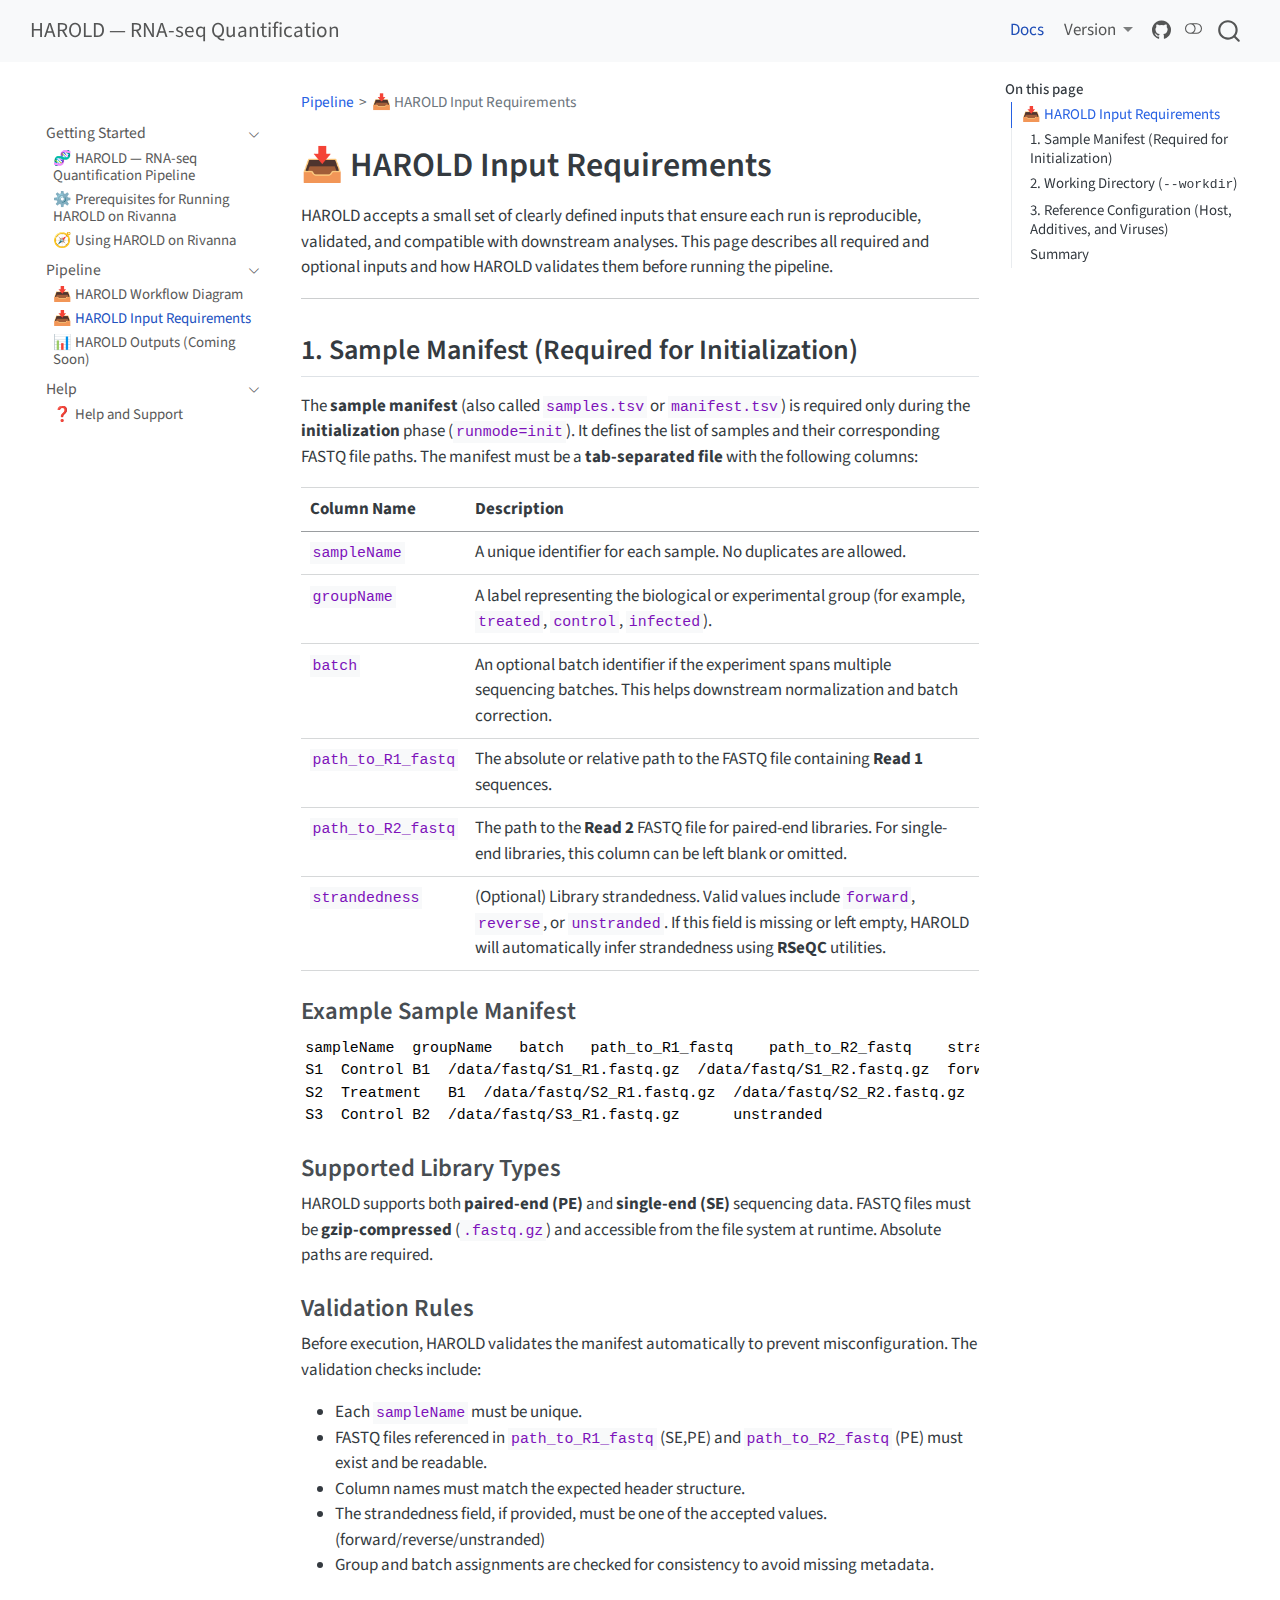
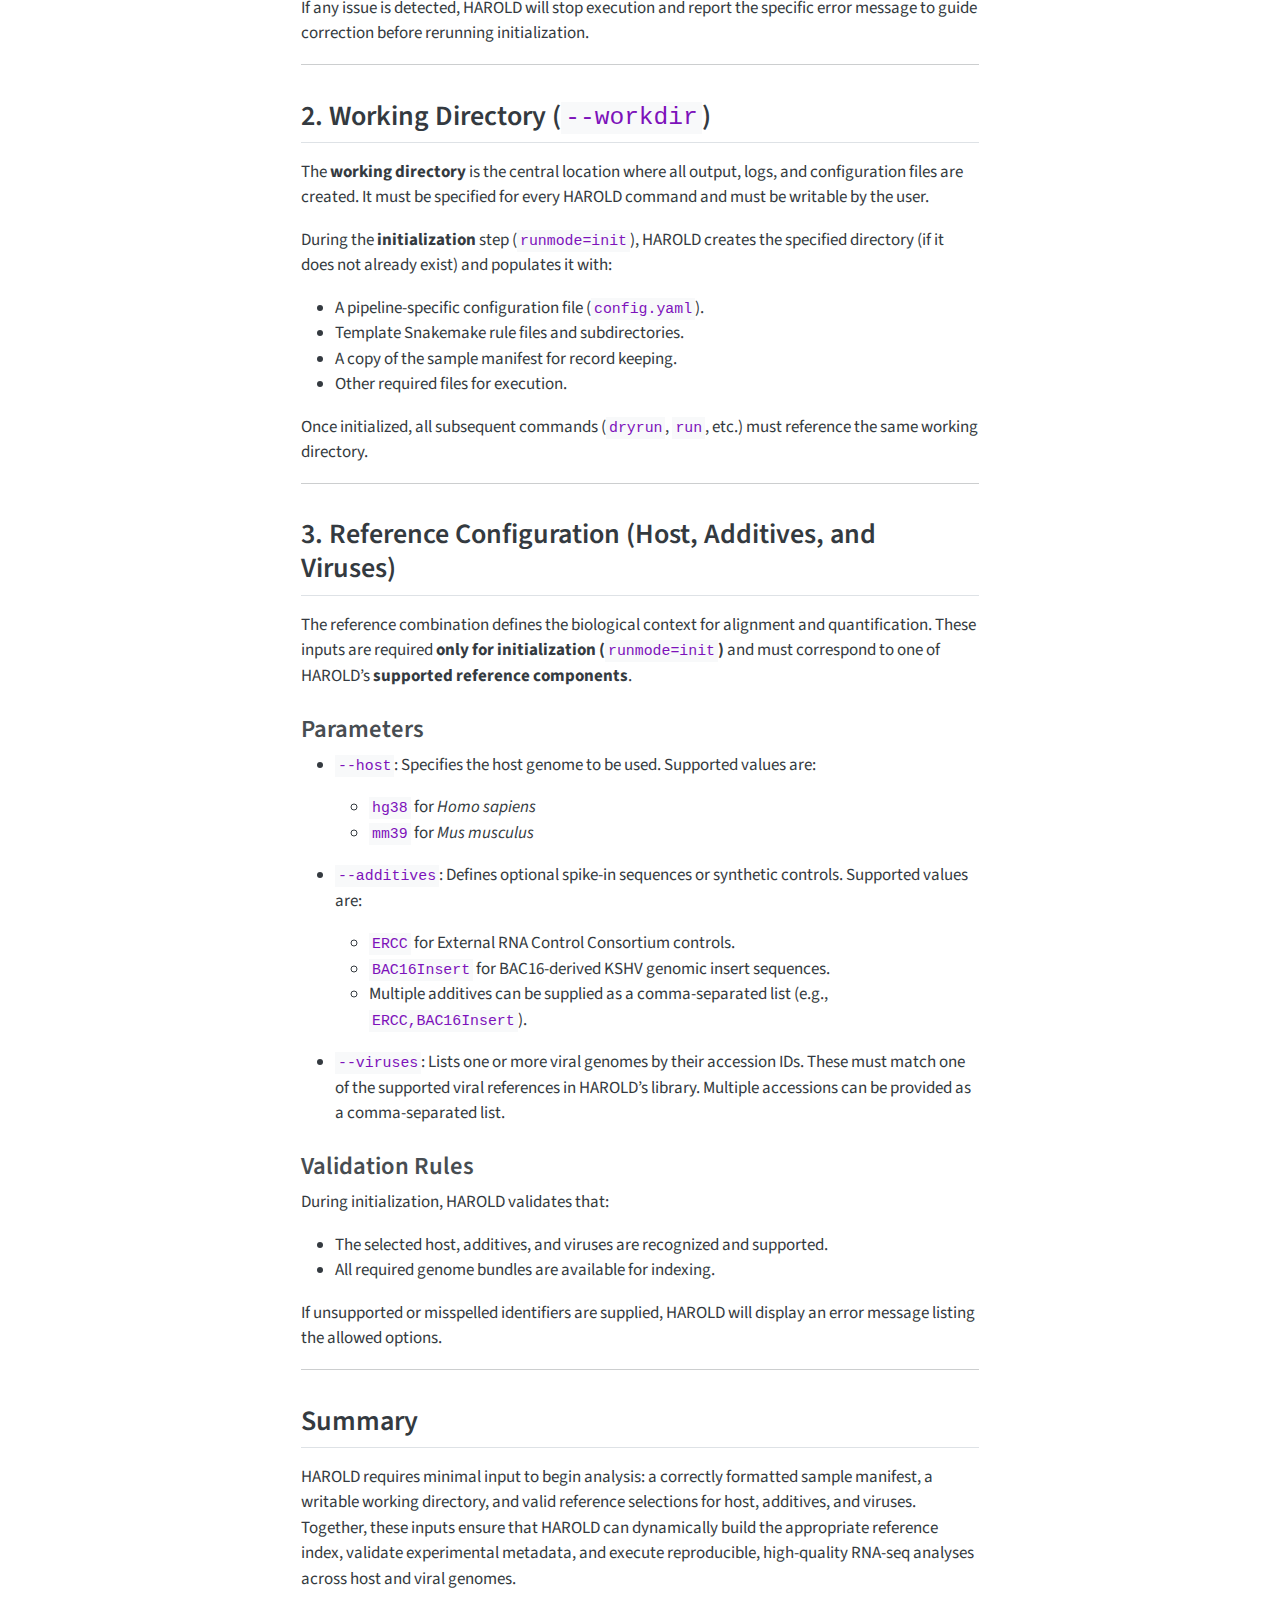
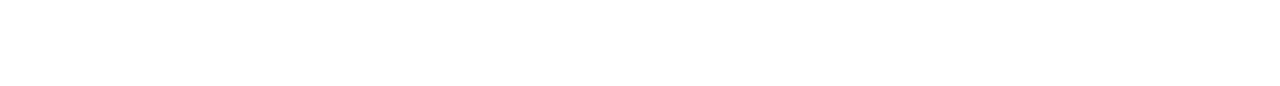
<file: dev/docs/inputs.html>
<!DOCTYPE html>
<html xmlns="http://www.w3.org/1999/xhtml" lang="en" xml:lang="en"><head>

<meta charset="utf-8">
<meta name="generator" content="quarto-1.7.23">

<meta name="viewport" content="width=device-width, initial-scale=1.0, user-scalable=yes">


<title>inputs – HAROLD — RNA-seq Quantification</title>
<style>
code{white-space: pre-wrap;}
span.smallcaps{font-variant: small-caps;}
div.columns{display: flex; gap: min(4vw, 1.5em);}
div.column{flex: auto; overflow-x: auto;}
div.hanging-indent{margin-left: 1.5em; text-indent: -1.5em;}
ul.task-list{list-style: none;}
ul.task-list li input[type="checkbox"] {
  width: 0.8em;
  margin: 0 0.8em 0.2em -1em; /* quarto-specific, see https://github.com/quarto-dev/quarto-cli/issues/4556 */ 
  vertical-align: middle;
}
</style>


<script src="../site_libs/quarto-nav/quarto-nav.js"></script>
<script src="../site_libs/clipboard/clipboard.min.js"></script>
<script src="../site_libs/quarto-search/autocomplete.umd.js"></script>
<script src="../site_libs/quarto-search/fuse.min.js"></script>
<script src="../site_libs/quarto-search/quarto-search.js"></script>
<meta name="quarto:offset" content="../">
<script src="../site_libs/quarto-html/quarto.js" type="module"></script>
<script src="../site_libs/quarto-html/tabsets/tabsets.js" type="module"></script>
<script src="../site_libs/quarto-html/popper.min.js"></script>
<script src="../site_libs/quarto-html/tippy.umd.min.js"></script>
<script src="../site_libs/quarto-html/anchor.min.js"></script>
<link href="../site_libs/quarto-html/tippy.css" rel="stylesheet">
<link href="../site_libs/quarto-html/quarto-syntax-highlighting-dark-7271f29f9498218151f3120baddb7363.css" rel="stylesheet" class="quarto-color-scheme quarto-color-alternate" id="quarto-text-highlighting-styles">
<link href="../site_libs/quarto-html/quarto-syntax-highlighting-226bd0f977fa82dfae4534cac220d79a.css" rel="stylesheet" class="quarto-color-scheme" id="quarto-text-highlighting-styles">
<script src="../site_libs/bootstrap/bootstrap.min.js"></script>
<link href="../site_libs/bootstrap/bootstrap-icons.css" rel="stylesheet">
<link href="../site_libs/bootstrap/bootstrap-d8d76ce76e5458b3d8da1cab55fbd639.min.css" rel="stylesheet" append-hash="true" class="quarto-color-scheme" id="quarto-bootstrap" data-mode="light">
<link href="../site_libs/bootstrap/bootstrap-dark-bd4d327275457fb6652065989184b3fc.min.css" rel="stylesheet" append-hash="true" class="quarto-color-scheme quarto-color-alternate" id="quarto-bootstrap" data-mode="dark">
<link href="../site_libs/bootstrap/bootstrap-d8d76ce76e5458b3d8da1cab55fbd639.min.css" rel="stylesheet" append-hash="true" class="quarto-color-scheme-extra" id="quarto-bootstrap" data-mode="light">
<script id="quarto-search-options" type="application/json">{
  "location": "navbar",
  "copy-button": false,
  "collapse-after": 3,
  "panel-placement": "end",
  "type": "overlay",
  "limit": 50,
  "keyboard-shortcut": [
    "f",
    "/",
    "s"
  ],
  "show-item-context": false,
  "language": {
    "search-no-results-text": "No results",
    "search-matching-documents-text": "matching documents",
    "search-copy-link-title": "Copy link to search",
    "search-hide-matches-text": "Hide additional matches",
    "search-more-match-text": "more match in this document",
    "search-more-matches-text": "more matches in this document",
    "search-clear-button-title": "Clear",
    "search-text-placeholder": "",
    "search-detached-cancel-button-title": "Cancel",
    "search-submit-button-title": "Submit",
    "search-label": "Search"
  }
}</script>
<style>html{ scroll-behavior: smooth; }</style>


</head>

<body class="nav-sidebar floating nav-fixed quarto-light"><script id="quarto-html-before-body" type="application/javascript">
    const toggleBodyColorMode = (bsSheetEl) => {
      const mode = bsSheetEl.getAttribute("data-mode");
      const bodyEl = window.document.querySelector("body");
      if (mode === "dark") {
        bodyEl.classList.add("quarto-dark");
        bodyEl.classList.remove("quarto-light");
      } else {
        bodyEl.classList.add("quarto-light");
        bodyEl.classList.remove("quarto-dark");
      }
    }
    const toggleBodyColorPrimary = () => {
      const bsSheetEl = window.document.querySelector("link#quarto-bootstrap:not([rel=disabled-stylesheet])");
      if (bsSheetEl) {
        toggleBodyColorMode(bsSheetEl);
      }
    }
    window.setColorSchemeToggle = (alternate) => {
      const toggles = window.document.querySelectorAll('.quarto-color-scheme-toggle');
      for (let i=0; i < toggles.length; i++) {
        const toggle = toggles[i];
        if (toggle) {
          if (alternate) {
            toggle.classList.add("alternate");
          } else {
            toggle.classList.remove("alternate");
          }
        }
      }
    };
    const toggleColorMode = (alternate) => {
      // Switch the stylesheets
      const primaryStylesheets = window.document.querySelectorAll('link.quarto-color-scheme:not(.quarto-color-alternate)');
      const alternateStylesheets = window.document.querySelectorAll('link.quarto-color-scheme.quarto-color-alternate');
      manageTransitions('#quarto-margin-sidebar .nav-link', false);
      if (alternate) {
        // note: dark is layered on light, we don't disable primary!
        enableStylesheet(alternateStylesheets);
        for (const sheetNode of alternateStylesheets) {
          if (sheetNode.id === "quarto-bootstrap") {
            toggleBodyColorMode(sheetNode);
          }
        }
      } else {
        disableStylesheet(alternateStylesheets);
        enableStylesheet(primaryStylesheets)
        toggleBodyColorPrimary();
      }
      manageTransitions('#quarto-margin-sidebar .nav-link', true);
      // Switch the toggles
      window.setColorSchemeToggle(alternate)
      // Hack to workaround the fact that safari doesn't
      // properly recolor the scrollbar when toggling (#1455)
      if (navigator.userAgent.indexOf('Safari') > 0 && navigator.userAgent.indexOf('Chrome') == -1) {
        manageTransitions("body", false);
        window.scrollTo(0, 1);
        setTimeout(() => {
          window.scrollTo(0, 0);
          manageTransitions("body", true);
        }, 40);
      }
    }
    const disableStylesheet = (stylesheets) => {
      for (let i=0; i < stylesheets.length; i++) {
        const stylesheet = stylesheets[i];
        stylesheet.rel = 'disabled-stylesheet';
      }
    }
    const enableStylesheet = (stylesheets) => {
      for (let i=0; i < stylesheets.length; i++) {
        const stylesheet = stylesheets[i];
        if(stylesheet.rel !== 'stylesheet') { // for Chrome, which will still FOUC without this check
          stylesheet.rel = 'stylesheet';
        }
      }
    }
    const manageTransitions = (selector, allowTransitions) => {
      const els = window.document.querySelectorAll(selector);
      for (let i=0; i < els.length; i++) {
        const el = els[i];
        if (allowTransitions) {
          el.classList.remove('notransition');
        } else {
          el.classList.add('notransition');
        }
      }
    }
    const isFileUrl = () => {
      return window.location.protocol === 'file:';
    }
    window.hasAlternateSentinel = () => {
      let styleSentinel = getColorSchemeSentinel();
      if (styleSentinel !== null) {
        return styleSentinel === "alternate";
      } else {
        return false;
      }
    }
    const setStyleSentinel = (alternate) => {
      const value = alternate ? "alternate" : "default";
      if (!isFileUrl()) {
        window.localStorage.setItem("quarto-color-scheme", value);
      } else {
        localAlternateSentinel = value;
      }
    }
    const getColorSchemeSentinel = () => {
      if (!isFileUrl()) {
        const storageValue = window.localStorage.getItem("quarto-color-scheme");
        return storageValue != null ? storageValue : localAlternateSentinel;
      } else {
        return localAlternateSentinel;
      }
    }
    const toggleGiscusIfUsed = (isAlternate, darkModeDefault) => {
      const baseTheme = document.querySelector('#giscus-base-theme')?.value ?? 'light';
      const alternateTheme = document.querySelector('#giscus-alt-theme')?.value ?? 'dark';
      let newTheme = '';
      if(darkModeDefault) {
        newTheme = isAlternate ? baseTheme : alternateTheme;
      } else {
        newTheme = isAlternate ? alternateTheme : baseTheme;
      }
      const changeGiscusTheme = () => {
        // From: https://github.com/giscus/giscus/issues/336
        const sendMessage = (message) => {
          const iframe = document.querySelector('iframe.giscus-frame');
          if (!iframe) return;
          iframe.contentWindow.postMessage({ giscus: message }, 'https://giscus.app');
        }
        sendMessage({
          setConfig: {
            theme: newTheme
          }
        });
      }
      const isGiscussLoaded = window.document.querySelector('iframe.giscus-frame') !== null;
      if (isGiscussLoaded) {
        changeGiscusTheme();
      }
    };
    const darkModeDefault = false;
    document.querySelector('link.quarto-color-scheme-extra').rel = 'disabled-stylesheet';
    let localAlternateSentinel = darkModeDefault ? 'alternate' : 'default';
    // Dark / light mode switch
    window.quartoToggleColorScheme = () => {
      // Read the current dark / light value
      let toAlternate = !window.hasAlternateSentinel();
      toggleColorMode(toAlternate);
      setStyleSentinel(toAlternate);
      toggleGiscusIfUsed(toAlternate, darkModeDefault);
    };
    // Switch to dark mode if need be
    if (window.hasAlternateSentinel()) {
      toggleColorMode(true);
    } else {
      toggleColorMode(false);
    }
  </script>

<div id="quarto-search-results"></div>
  <header id="quarto-header" class="headroom fixed-top">
    <nav class="navbar navbar-expand-lg " data-bs-theme="dark">
      <div class="navbar-container container-fluid">
      <div class="navbar-brand-container mx-auto">
    <a class="navbar-brand" href="../index.html">
    <span class="navbar-title">HAROLD — RNA-seq Quantification</span>
    </a>
  </div>
            <div id="quarto-search" class="" title="Search"></div>
          <button class="navbar-toggler" type="button" data-bs-toggle="collapse" data-bs-target="#navbarCollapse" aria-controls="navbarCollapse" role="menu" aria-expanded="false" aria-label="Toggle navigation" onclick="if (window.quartoToggleHeadroom) { window.quartoToggleHeadroom(); }">
  <span class="navbar-toggler-icon"></span>
</button>
          <div class="collapse navbar-collapse" id="navbarCollapse">
            <ul class="navbar-nav navbar-nav-scroll ms-auto">
  <li class="nav-item">
    <a class="nav-link active" href="../docs/index.html" aria-current="page"> 
<span class="menu-text">Docs</span></a>
  </li>  
  <li class="nav-item dropdown ">
    <a class="nav-link dropdown-toggle" href="#" id="nav-menu-version" role="link" data-bs-toggle="dropdown" aria-expanded="false">
 <span class="menu-text">Version</span>
    </a>
    <ul class="dropdown-menu dropdown-menu-end" aria-labelledby="nav-menu-version">    
        <li>
    <a class="dropdown-item" href="https://dremellab.github.io/HAROLD/dev/">
 <span class="dropdown-text">Latest (dev)</span></a>
  </li>  
    </ul>
  </li>
  <li class="nav-item compact">
    <a class="nav-link" href="https://github.com/dremellab/HAROLD"> <i class="bi bi-github" role="img">
</i> 
<span class="menu-text"></span></a>
  </li>  
</ul>
          </div> <!-- /navcollapse -->
            <div class="quarto-navbar-tools">
  <a href="" class="quarto-color-scheme-toggle quarto-navigation-tool  px-1" onclick="window.quartoToggleColorScheme(); return false;" title="Toggle dark mode"><i class="bi"></i></a>
</div>
      </div> <!-- /container-fluid -->
    </nav>
  <nav class="quarto-secondary-nav">
    <div class="container-fluid d-flex">
      <button type="button" class="quarto-btn-toggle btn" data-bs-toggle="collapse" role="button" data-bs-target=".quarto-sidebar-collapse-item" aria-controls="quarto-sidebar" aria-expanded="false" aria-label="Toggle sidebar navigation" onclick="if (window.quartoToggleHeadroom) { window.quartoToggleHeadroom(); }">
        <i class="bi bi-layout-text-sidebar-reverse"></i>
      </button>
        <nav class="quarto-page-breadcrumbs" aria-label="breadcrumb"><ol class="breadcrumb"><li class="breadcrumb-item"><a href="../docs/pipeline.html">Pipeline</a></li><li class="breadcrumb-item"><a href="../docs/inputs.html">📥 HAROLD Input Requirements</a></li></ol></nav>
        <a class="flex-grow-1" role="navigation" data-bs-toggle="collapse" data-bs-target=".quarto-sidebar-collapse-item" aria-controls="quarto-sidebar" aria-expanded="false" aria-label="Toggle sidebar navigation" onclick="if (window.quartoToggleHeadroom) { window.quartoToggleHeadroom(); }">      
        </a>
      <button type="button" class="btn quarto-search-button" aria-label="Search" onclick="window.quartoOpenSearch();">
        <i class="bi bi-search"></i>
      </button>
    </div>
  </nav>
</header>
<!-- content -->
<div id="quarto-content" class="quarto-container page-columns page-rows-contents page-layout-article page-navbar">
<!-- sidebar -->
  <nav id="quarto-sidebar" class="sidebar collapse collapse-horizontal quarto-sidebar-collapse-item sidebar-navigation floating overflow-auto">
        <div class="mt-2 flex-shrink-0 align-items-center">
        <div class="sidebar-search">
        <div id="quarto-search" class="" title="Search"></div>
        </div>
        </div>
    <div class="sidebar-menu-container"> 
    <ul class="list-unstyled mt-1">
        <li class="sidebar-item sidebar-item-section">
      <div class="sidebar-item-container"> 
            <a class="sidebar-item-text sidebar-link text-start" data-bs-toggle="collapse" data-bs-target="#quarto-sidebar-section-1" role="navigation" aria-expanded="true">
 <span class="menu-text">Getting Started</span></a>
          <a class="sidebar-item-toggle text-start" data-bs-toggle="collapse" data-bs-target="#quarto-sidebar-section-1" role="navigation" aria-expanded="true" aria-label="Toggle section">
            <i class="bi bi-chevron-right ms-2"></i>
          </a> 
      </div>
      <ul id="quarto-sidebar-section-1" class="collapse list-unstyled sidebar-section depth1 show">  
          <li class="sidebar-item">
  <div class="sidebar-item-container"> 
  <a href="../docs/index.html" class="sidebar-item-text sidebar-link">
 <span class="menu-text">🧬 HAROLD — RNA-seq Quantification Pipeline</span></a>
  </div>
</li>
          <li class="sidebar-item">
  <div class="sidebar-item-container"> 
  <a href="../docs/prereq.html" class="sidebar-item-text sidebar-link">
 <span class="menu-text">⚙️ Prerequisites for Running HAROLD on Rivanna</span></a>
  </div>
</li>
          <li class="sidebar-item">
  <div class="sidebar-item-container"> 
  <a href="../docs/usage.html" class="sidebar-item-text sidebar-link">
 <span class="menu-text">🧭 Using HAROLD on Rivanna</span></a>
  </div>
</li>
      </ul>
  </li>
        <li class="sidebar-item sidebar-item-section">
      <div class="sidebar-item-container"> 
            <a class="sidebar-item-text sidebar-link text-start" data-bs-toggle="collapse" data-bs-target="#quarto-sidebar-section-2" role="navigation" aria-expanded="true">
 <span class="menu-text">Pipeline</span></a>
          <a class="sidebar-item-toggle text-start" data-bs-toggle="collapse" data-bs-target="#quarto-sidebar-section-2" role="navigation" aria-expanded="true" aria-label="Toggle section">
            <i class="bi bi-chevron-right ms-2"></i>
          </a> 
      </div>
      <ul id="quarto-sidebar-section-2" class="collapse list-unstyled sidebar-section depth1 show">  
          <li class="sidebar-item">
  <div class="sidebar-item-container"> 
  <a href="../docs/pipeline.html" class="sidebar-item-text sidebar-link">
 <span class="menu-text">📥 HAROLD Workflow Diagram</span></a>
  </div>
</li>
          <li class="sidebar-item">
  <div class="sidebar-item-container"> 
  <a href="../docs/inputs.html" class="sidebar-item-text sidebar-link active">
 <span class="menu-text">📥 HAROLD Input Requirements</span></a>
  </div>
</li>
          <li class="sidebar-item">
  <div class="sidebar-item-container"> 
  <a href="../docs/outputs.html" class="sidebar-item-text sidebar-link">
 <span class="menu-text">📊 HAROLD Outputs (Coming Soon)</span></a>
  </div>
</li>
      </ul>
  </li>
        <li class="sidebar-item sidebar-item-section">
      <div class="sidebar-item-container"> 
            <a class="sidebar-item-text sidebar-link text-start" data-bs-toggle="collapse" data-bs-target="#quarto-sidebar-section-3" role="navigation" aria-expanded="true">
 <span class="menu-text">Help</span></a>
          <a class="sidebar-item-toggle text-start" data-bs-toggle="collapse" data-bs-target="#quarto-sidebar-section-3" role="navigation" aria-expanded="true" aria-label="Toggle section">
            <i class="bi bi-chevron-right ms-2"></i>
          </a> 
      </div>
      <ul id="quarto-sidebar-section-3" class="collapse list-unstyled sidebar-section depth1 show">  
          <li class="sidebar-item">
  <div class="sidebar-item-container"> 
  <a href="../docs/help.html" class="sidebar-item-text sidebar-link">
 <span class="menu-text">❓ Help and Support</span></a>
  </div>
</li>
      </ul>
  </li>
    </ul>
    </div>
</nav>
<div id="quarto-sidebar-glass" class="quarto-sidebar-collapse-item" data-bs-toggle="collapse" data-bs-target=".quarto-sidebar-collapse-item"></div>
<!-- margin-sidebar -->
    <div id="quarto-margin-sidebar" class="sidebar margin-sidebar">
        <nav id="TOC" role="doc-toc" class="toc-active">
    <h2 id="toc-title">On this page</h2>
   
  <ul>
  <li><a href="#harold-input-requirements" id="toc-harold-input-requirements" class="nav-link active" data-scroll-target="#harold-input-requirements">📥 HAROLD Input Requirements</a>
  <ul class="collapse">
  <li><a href="#sample-manifest-required-for-initialization" id="toc-sample-manifest-required-for-initialization" class="nav-link" data-scroll-target="#sample-manifest-required-for-initialization">1. Sample Manifest (Required for Initialization)</a>
  <ul class="collapse">
  <li><a href="#example-sample-manifest" id="toc-example-sample-manifest" class="nav-link" data-scroll-target="#example-sample-manifest">Example Sample Manifest</a></li>
  <li><a href="#supported-library-types" id="toc-supported-library-types" class="nav-link" data-scroll-target="#supported-library-types">Supported Library Types</a></li>
  <li><a href="#validation-rules" id="toc-validation-rules" class="nav-link" data-scroll-target="#validation-rules">Validation Rules</a></li>
  </ul></li>
  <li><a href="#working-directory---workdir" id="toc-working-directory---workdir" class="nav-link" data-scroll-target="#working-directory---workdir">2. Working Directory (<code>--workdir</code>)</a></li>
  <li><a href="#reference-configuration-host-additives-and-viruses" id="toc-reference-configuration-host-additives-and-viruses" class="nav-link" data-scroll-target="#reference-configuration-host-additives-and-viruses">3. Reference Configuration (Host, Additives, and Viruses)</a>
  <ul class="collapse">
  <li><a href="#parameters" id="toc-parameters" class="nav-link" data-scroll-target="#parameters">Parameters</a></li>
  <li><a href="#validation-rules-1" id="toc-validation-rules-1" class="nav-link" data-scroll-target="#validation-rules-1">Validation Rules</a></li>
  </ul></li>
  <li><a href="#summary" id="toc-summary" class="nav-link" data-scroll-target="#summary">Summary</a></li>
  </ul></li>
  </ul>
</nav>
    </div>
<!-- main -->
<main class="content" id="quarto-document-content"><header id="title-block-header" class="quarto-title-block"><nav class="quarto-page-breadcrumbs quarto-title-breadcrumbs d-none d-lg-block" aria-label="breadcrumb"><ol class="breadcrumb"><li class="breadcrumb-item"><a href="../docs/pipeline.html">Pipeline</a></li><li class="breadcrumb-item"><a href="../docs/inputs.html">📥 HAROLD Input Requirements</a></li></ol></nav></header>





<section id="harold-input-requirements" class="level1">
<h1>📥 HAROLD Input Requirements</h1>
<p>HAROLD accepts a small set of clearly defined inputs that ensure each run is reproducible, validated, and compatible with downstream analyses. This page describes all required and optional inputs and how HAROLD validates them before running the pipeline.</p>
<hr>
<section id="sample-manifest-required-for-initialization" class="level2">
<h2 class="anchored" data-anchor-id="sample-manifest-required-for-initialization">1. Sample Manifest (Required for Initialization)</h2>
<p>The <strong>sample manifest</strong> (also called <code>samples.tsv</code> or <code>manifest.tsv</code>) is required only during the <strong>initialization</strong> phase (<code>runmode=init</code>). It defines the list of samples and their corresponding FASTQ file paths. The manifest must be a <strong>tab-separated file</strong> with the following columns:</p>
<table class="caption-top table">
<colgroup>
<col style="width: 8%">
<col style="width: 91%">
</colgroup>
<thead>
<tr class="header">
<th>Column Name</th>
<th>Description</th>
</tr>
</thead>
<tbody>
<tr class="odd">
<td><code>sampleName</code></td>
<td>A unique identifier for each sample. No duplicates are allowed.</td>
</tr>
<tr class="even">
<td><code>groupName</code></td>
<td>A label representing the biological or experimental group (for example, <code>treated</code>, <code>control</code>, <code>infected</code>).</td>
</tr>
<tr class="odd">
<td><code>batch</code></td>
<td>An optional batch identifier if the experiment spans multiple sequencing batches. This helps downstream normalization and batch correction.</td>
</tr>
<tr class="even">
<td><code>path_to_R1_fastq</code></td>
<td>The absolute or relative path to the FASTQ file containing <strong>Read 1</strong> sequences.</td>
</tr>
<tr class="odd">
<td><code>path_to_R2_fastq</code></td>
<td>The path to the <strong>Read 2</strong> FASTQ file for paired-end libraries. For single-end libraries, this column can be left blank or omitted.</td>
</tr>
<tr class="even">
<td><code>strandedness</code></td>
<td>(Optional) Library strandedness. Valid values include <code>forward</code>, <code>reverse</code>, or <code>unstranded</code>. If this field is missing or left empty, HAROLD will automatically infer strandedness using <strong>RSeQC</strong> utilities.</td>
</tr>
</tbody>
</table>
<section id="example-sample-manifest" class="level3">
<h3 class="anchored" data-anchor-id="example-sample-manifest">Example Sample Manifest</h3>
<pre class="text"><code>sampleName  groupName   batch   path_to_R1_fastq    path_to_R2_fastq    strandedness
S1  Control B1  /data/fastq/S1_R1.fastq.gz  /data/fastq/S1_R2.fastq.gz  forward
S2  Treatment   B1  /data/fastq/S2_R1.fastq.gz  /data/fastq/S2_R2.fastq.gz  reverse
S3  Control B2  /data/fastq/S3_R1.fastq.gz      unstranded</code></pre>
</section>
<section id="supported-library-types" class="level3">
<h3 class="anchored" data-anchor-id="supported-library-types">Supported Library Types</h3>
<p>HAROLD supports both <strong>paired-end (PE)</strong> and <strong>single-end (SE)</strong> sequencing data. FASTQ files must be <strong>gzip-compressed</strong> (<code>.fastq.gz</code>) and accessible from the file system at runtime. Absolute paths are required.</p>
</section>
<section id="validation-rules" class="level3">
<h3 class="anchored" data-anchor-id="validation-rules">Validation Rules</h3>
<p>Before execution, HAROLD validates the manifest automatically to prevent misconfiguration. The validation checks include:</p>
<ul>
<li>Each <code>sampleName</code> must be unique.</li>
<li>FASTQ files referenced in <code>path_to_R1_fastq</code> (SE,PE) and <code>path_to_R2_fastq</code> (PE) must exist and be readable.</li>
<li>Column names must match the expected header structure.</li>
<li>The strandedness field, if provided, must be one of the accepted values. (forward/reverse/unstranded)</li>
<li>Group and batch assignments are checked for consistency to avoid missing metadata.</li>
</ul>
<p>If any issue is detected, HAROLD will stop execution and report the specific error message to guide correction before rerunning initialization.</p>
<hr>
</section>
</section>
<section id="working-directory---workdir" class="level2">
<h2 class="anchored" data-anchor-id="working-directory---workdir">2. Working Directory (<code>--workdir</code>)</h2>
<p>The <strong>working directory</strong> is the central location where all output, logs, and configuration files are created. It must be specified for every HAROLD command and must be writable by the user.</p>
<p>During the <strong>initialization</strong> step (<code>runmode=init</code>), HAROLD creates the specified directory (if it does not already exist) and populates it with:</p>
<ul>
<li>A pipeline-specific configuration file (<code>config.yaml</code>).</li>
<li>Template Snakemake rule files and subdirectories.</li>
<li>A copy of the sample manifest for record keeping.</li>
<li>Other required files for execution.</li>
</ul>
<p>Once initialized, all subsequent commands (<code>dryrun</code>, <code>run</code>, etc.) must reference the same working directory.</p>
<hr>
</section>
<section id="reference-configuration-host-additives-and-viruses" class="level2">
<h2 class="anchored" data-anchor-id="reference-configuration-host-additives-and-viruses">3. Reference Configuration (Host, Additives, and Viruses)</h2>
<p>The reference combination defines the biological context for alignment and quantification. These inputs are required <strong>only for initialization (<code>runmode=init</code>)</strong> and must correspond to one of HAROLD’s <strong>supported reference components</strong>.</p>
<section id="parameters" class="level3">
<h3 class="anchored" data-anchor-id="parameters">Parameters</h3>
<ul>
<li><p><code>--host</code>: Specifies the host genome to be used. Supported values are:</p>
<ul>
<li><code>hg38</code> for <em>Homo sapiens</em></li>
<li><code>mm39</code> for <em>Mus musculus</em></li>
</ul></li>
<li><p><code>--additives</code>: Defines optional spike-in sequences or synthetic controls. Supported values are:</p>
<ul>
<li><code>ERCC</code> for External RNA Control Consortium controls.</li>
<li><code>BAC16Insert</code> for BAC16-derived KSHV genomic insert sequences.</li>
<li>Multiple additives can be supplied as a comma-separated list (e.g., <code>ERCC,BAC16Insert</code>).</li>
</ul></li>
<li><p><code>--viruses</code>: Lists one or more viral genomes by their accession IDs. These must match one of the supported viral references in HAROLD’s library. Multiple accessions can be provided as a comma-separated list.</p></li>
</ul>
</section>
<section id="validation-rules-1" class="level3">
<h3 class="anchored" data-anchor-id="validation-rules-1">Validation Rules</h3>
<p>During initialization, HAROLD validates that:</p>
<ul>
<li>The selected host, additives, and viruses are recognized and supported.</li>
<li>All required genome bundles are available for indexing.</li>
</ul>
<p>If unsupported or misspelled identifiers are supplied, HAROLD will display an error message listing the allowed options.</p>
<hr>
</section>
</section>
<section id="summary" class="level2">
<h2 class="anchored" data-anchor-id="summary">Summary</h2>
<p>HAROLD requires minimal input to begin analysis: a correctly formatted sample manifest, a writable working directory, and valid reference selections for host, additives, and viruses. Together, these inputs ensure that HAROLD can dynamically build the appropriate reference index, validate experimental metadata, and execute reproducible, high-quality RNA-seq analyses across host and viral genomes.</p>


</section>
</section>

</main> <!-- /main -->
<script id="quarto-html-after-body" type="application/javascript">
  window.document.addEventListener("DOMContentLoaded", function (event) {
    // Ensure there is a toggle, if there isn't float one in the top right
    if (window.document.querySelector('.quarto-color-scheme-toggle') === null) {
      const a = window.document.createElement('a');
      a.classList.add('top-right');
      a.classList.add('quarto-color-scheme-toggle');
      a.href = "";
      a.onclick = function() { try { window.quartoToggleColorScheme(); } catch {} return false; };
      const i = window.document.createElement("i");
      i.classList.add('bi');
      a.appendChild(i);
      window.document.body.appendChild(a);
    }
    window.setColorSchemeToggle(window.hasAlternateSentinel())
    const icon = "";
    const anchorJS = new window.AnchorJS();
    anchorJS.options = {
      placement: 'right',
      icon: icon
    };
    anchorJS.add('.anchored');
    const isCodeAnnotation = (el) => {
      for (const clz of el.classList) {
        if (clz.startsWith('code-annotation-')) {                     
          return true;
        }
      }
      return false;
    }
    const onCopySuccess = function(e) {
      // button target
      const button = e.trigger;
      // don't keep focus
      button.blur();
      // flash "checked"
      button.classList.add('code-copy-button-checked');
      var currentTitle = button.getAttribute("title");
      button.setAttribute("title", "Copied!");
      let tooltip;
      if (window.bootstrap) {
        button.setAttribute("data-bs-toggle", "tooltip");
        button.setAttribute("data-bs-placement", "left");
        button.setAttribute("data-bs-title", "Copied!");
        tooltip = new bootstrap.Tooltip(button, 
          { trigger: "manual", 
            customClass: "code-copy-button-tooltip",
            offset: [0, -8]});
        tooltip.show();    
      }
      setTimeout(function() {
        if (tooltip) {
          tooltip.hide();
          button.removeAttribute("data-bs-title");
          button.removeAttribute("data-bs-toggle");
          button.removeAttribute("data-bs-placement");
        }
        button.setAttribute("title", currentTitle);
        button.classList.remove('code-copy-button-checked');
      }, 1000);
      // clear code selection
      e.clearSelection();
    }
    const getTextToCopy = function(trigger) {
        const codeEl = trigger.previousElementSibling.cloneNode(true);
        for (const childEl of codeEl.children) {
          if (isCodeAnnotation(childEl)) {
            childEl.remove();
          }
        }
        return codeEl.innerText;
    }
    const clipboard = new window.ClipboardJS('.code-copy-button:not([data-in-quarto-modal])', {
      text: getTextToCopy
    });
    clipboard.on('success', onCopySuccess);
    if (window.document.getElementById('quarto-embedded-source-code-modal')) {
      const clipboardModal = new window.ClipboardJS('.code-copy-button[data-in-quarto-modal]', {
        text: getTextToCopy,
        container: window.document.getElementById('quarto-embedded-source-code-modal')
      });
      clipboardModal.on('success', onCopySuccess);
    }
      var localhostRegex = new RegExp(/^(?:http|https):\/\/localhost\:?[0-9]*\//);
      var mailtoRegex = new RegExp(/^mailto:/);
        var filterRegex = new RegExp("https:\/\/dremellab\.github\.io\/HAROLD\/");
      var isInternal = (href) => {
          return filterRegex.test(href) || localhostRegex.test(href) || mailtoRegex.test(href);
      }
      // Inspect non-navigation links and adorn them if external
     var links = window.document.querySelectorAll('a[href]:not(.nav-link):not(.navbar-brand):not(.toc-action):not(.sidebar-link):not(.sidebar-item-toggle):not(.pagination-link):not(.no-external):not([aria-hidden]):not(.dropdown-item):not(.quarto-navigation-tool):not(.about-link)');
      for (var i=0; i<links.length; i++) {
        const link = links[i];
        if (!isInternal(link.href)) {
          // undo the damage that might have been done by quarto-nav.js in the case of
          // links that we want to consider external
          if (link.dataset.originalHref !== undefined) {
            link.href = link.dataset.originalHref;
          }
        }
      }
    function tippyHover(el, contentFn, onTriggerFn, onUntriggerFn) {
      const config = {
        allowHTML: true,
        maxWidth: 500,
        delay: 100,
        arrow: false,
        appendTo: function(el) {
            return el.parentElement;
        },
        interactive: true,
        interactiveBorder: 10,
        theme: 'quarto',
        placement: 'bottom-start',
      };
      if (contentFn) {
        config.content = contentFn;
      }
      if (onTriggerFn) {
        config.onTrigger = onTriggerFn;
      }
      if (onUntriggerFn) {
        config.onUntrigger = onUntriggerFn;
      }
      window.tippy(el, config); 
    }
    const noterefs = window.document.querySelectorAll('a[role="doc-noteref"]');
    for (var i=0; i<noterefs.length; i++) {
      const ref = noterefs[i];
      tippyHover(ref, function() {
        // use id or data attribute instead here
        let href = ref.getAttribute('data-footnote-href') || ref.getAttribute('href');
        try { href = new URL(href).hash; } catch {}
        const id = href.replace(/^#\/?/, "");
        const note = window.document.getElementById(id);
        if (note) {
          return note.innerHTML;
        } else {
          return "";
        }
      });
    }
    const xrefs = window.document.querySelectorAll('a.quarto-xref');
    const processXRef = (id, note) => {
      // Strip column container classes
      const stripColumnClz = (el) => {
        el.classList.remove("page-full", "page-columns");
        if (el.children) {
          for (const child of el.children) {
            stripColumnClz(child);
          }
        }
      }
      stripColumnClz(note)
      if (id === null || id.startsWith('sec-')) {
        // Special case sections, only their first couple elements
        const container = document.createElement("div");
        if (note.children && note.children.length > 2) {
          container.appendChild(note.children[0].cloneNode(true));
          for (let i = 1; i < note.children.length; i++) {
            const child = note.children[i];
            if (child.tagName === "P" && child.innerText === "") {
              continue;
            } else {
              container.appendChild(child.cloneNode(true));
              break;
            }
          }
          if (window.Quarto?.typesetMath) {
            window.Quarto.typesetMath(container);
          }
          return container.innerHTML
        } else {
          if (window.Quarto?.typesetMath) {
            window.Quarto.typesetMath(note);
          }
          return note.innerHTML;
        }
      } else {
        // Remove any anchor links if they are present
        const anchorLink = note.querySelector('a.anchorjs-link');
        if (anchorLink) {
          anchorLink.remove();
        }
        if (window.Quarto?.typesetMath) {
          window.Quarto.typesetMath(note);
        }
        if (note.classList.contains("callout")) {
          return note.outerHTML;
        } else {
          return note.innerHTML;
        }
      }
    }
    for (var i=0; i<xrefs.length; i++) {
      const xref = xrefs[i];
      tippyHover(xref, undefined, function(instance) {
        instance.disable();
        let url = xref.getAttribute('href');
        let hash = undefined; 
        if (url.startsWith('#')) {
          hash = url;
        } else {
          try { hash = new URL(url).hash; } catch {}
        }
        if (hash) {
          const id = hash.replace(/^#\/?/, "");
          const note = window.document.getElementById(id);
          if (note !== null) {
            try {
              const html = processXRef(id, note.cloneNode(true));
              instance.setContent(html);
            } finally {
              instance.enable();
              instance.show();
            }
          } else {
            // See if we can fetch this
            fetch(url.split('#')[0])
            .then(res => res.text())
            .then(html => {
              const parser = new DOMParser();
              const htmlDoc = parser.parseFromString(html, "text/html");
              const note = htmlDoc.getElementById(id);
              if (note !== null) {
                const html = processXRef(id, note);
                instance.setContent(html);
              } 
            }).finally(() => {
              instance.enable();
              instance.show();
            });
          }
        } else {
          // See if we can fetch a full url (with no hash to target)
          // This is a special case and we should probably do some content thinning / targeting
          fetch(url)
          .then(res => res.text())
          .then(html => {
            const parser = new DOMParser();
            const htmlDoc = parser.parseFromString(html, "text/html");
            const note = htmlDoc.querySelector('main.content');
            if (note !== null) {
              // This should only happen for chapter cross references
              // (since there is no id in the URL)
              // remove the first header
              if (note.children.length > 0 && note.children[0].tagName === "HEADER") {
                note.children[0].remove();
              }
              const html = processXRef(null, note);
              instance.setContent(html);
            } 
          }).finally(() => {
            instance.enable();
            instance.show();
          });
        }
      }, function(instance) {
      });
    }
        let selectedAnnoteEl;
        const selectorForAnnotation = ( cell, annotation) => {
          let cellAttr = 'data-code-cell="' + cell + '"';
          let lineAttr = 'data-code-annotation="' +  annotation + '"';
          const selector = 'span[' + cellAttr + '][' + lineAttr + ']';
          return selector;
        }
        const selectCodeLines = (annoteEl) => {
          const doc = window.document;
          const targetCell = annoteEl.getAttribute("data-target-cell");
          const targetAnnotation = annoteEl.getAttribute("data-target-annotation");
          const annoteSpan = window.document.querySelector(selectorForAnnotation(targetCell, targetAnnotation));
          const lines = annoteSpan.getAttribute("data-code-lines").split(",");
          const lineIds = lines.map((line) => {
            return targetCell + "-" + line;
          })
          let top = null;
          let height = null;
          let parent = null;
          if (lineIds.length > 0) {
              //compute the position of the single el (top and bottom and make a div)
              const el = window.document.getElementById(lineIds[0]);
              top = el.offsetTop;
              height = el.offsetHeight;
              parent = el.parentElement.parentElement;
            if (lineIds.length > 1) {
              const lastEl = window.document.getElementById(lineIds[lineIds.length - 1]);
              const bottom = lastEl.offsetTop + lastEl.offsetHeight;
              height = bottom - top;
            }
            if (top !== null && height !== null && parent !== null) {
              // cook up a div (if necessary) and position it 
              let div = window.document.getElementById("code-annotation-line-highlight");
              if (div === null) {
                div = window.document.createElement("div");
                div.setAttribute("id", "code-annotation-line-highlight");
                div.style.position = 'absolute';
                parent.appendChild(div);
              }
              div.style.top = top - 2 + "px";
              div.style.height = height + 4 + "px";
              div.style.left = 0;
              let gutterDiv = window.document.getElementById("code-annotation-line-highlight-gutter");
              if (gutterDiv === null) {
                gutterDiv = window.document.createElement("div");
                gutterDiv.setAttribute("id", "code-annotation-line-highlight-gutter");
                gutterDiv.style.position = 'absolute';
                const codeCell = window.document.getElementById(targetCell);
                const gutter = codeCell.querySelector('.code-annotation-gutter');
                gutter.appendChild(gutterDiv);
              }
              gutterDiv.style.top = top - 2 + "px";
              gutterDiv.style.height = height + 4 + "px";
            }
            selectedAnnoteEl = annoteEl;
          }
        };
        const unselectCodeLines = () => {
          const elementsIds = ["code-annotation-line-highlight", "code-annotation-line-highlight-gutter"];
          elementsIds.forEach((elId) => {
            const div = window.document.getElementById(elId);
            if (div) {
              div.remove();
            }
          });
          selectedAnnoteEl = undefined;
        };
          // Handle positioning of the toggle
      window.addEventListener(
        "resize",
        throttle(() => {
          elRect = undefined;
          if (selectedAnnoteEl) {
            selectCodeLines(selectedAnnoteEl);
          }
        }, 10)
      );
      function throttle(fn, ms) {
      let throttle = false;
      let timer;
        return (...args) => {
          if(!throttle) { // first call gets through
              fn.apply(this, args);
              throttle = true;
          } else { // all the others get throttled
              if(timer) clearTimeout(timer); // cancel #2
              timer = setTimeout(() => {
                fn.apply(this, args);
                timer = throttle = false;
              }, ms);
          }
        };
      }
        // Attach click handler to the DT
        const annoteDls = window.document.querySelectorAll('dt[data-target-cell]');
        for (const annoteDlNode of annoteDls) {
          annoteDlNode.addEventListener('click', (event) => {
            const clickedEl = event.target;
            if (clickedEl !== selectedAnnoteEl) {
              unselectCodeLines();
              const activeEl = window.document.querySelector('dt[data-target-cell].code-annotation-active');
              if (activeEl) {
                activeEl.classList.remove('code-annotation-active');
              }
              selectCodeLines(clickedEl);
              clickedEl.classList.add('code-annotation-active');
            } else {
              // Unselect the line
              unselectCodeLines();
              clickedEl.classList.remove('code-annotation-active');
            }
          });
        }
    const findCites = (el) => {
      const parentEl = el.parentElement;
      if (parentEl) {
        const cites = parentEl.dataset.cites;
        if (cites) {
          return {
            el,
            cites: cites.split(' ')
          };
        } else {
          return findCites(el.parentElement)
        }
      } else {
        return undefined;
      }
    };
    var bibliorefs = window.document.querySelectorAll('a[role="doc-biblioref"]');
    for (var i=0; i<bibliorefs.length; i++) {
      const ref = bibliorefs[i];
      const citeInfo = findCites(ref);
      if (citeInfo) {
        tippyHover(citeInfo.el, function() {
          var popup = window.document.createElement('div');
          citeInfo.cites.forEach(function(cite) {
            var citeDiv = window.document.createElement('div');
            citeDiv.classList.add('hanging-indent');
            citeDiv.classList.add('csl-entry');
            var biblioDiv = window.document.getElementById('ref-' + cite);
            if (biblioDiv) {
              citeDiv.innerHTML = biblioDiv.innerHTML;
            }
            popup.appendChild(citeDiv);
          });
          return popup.innerHTML;
        });
      }
    }
  });
  </script>
</div> <!-- /content -->




<script src="../site_libs/quarto-html/zenscroll-min.js"></script>
</body></html>
</file>
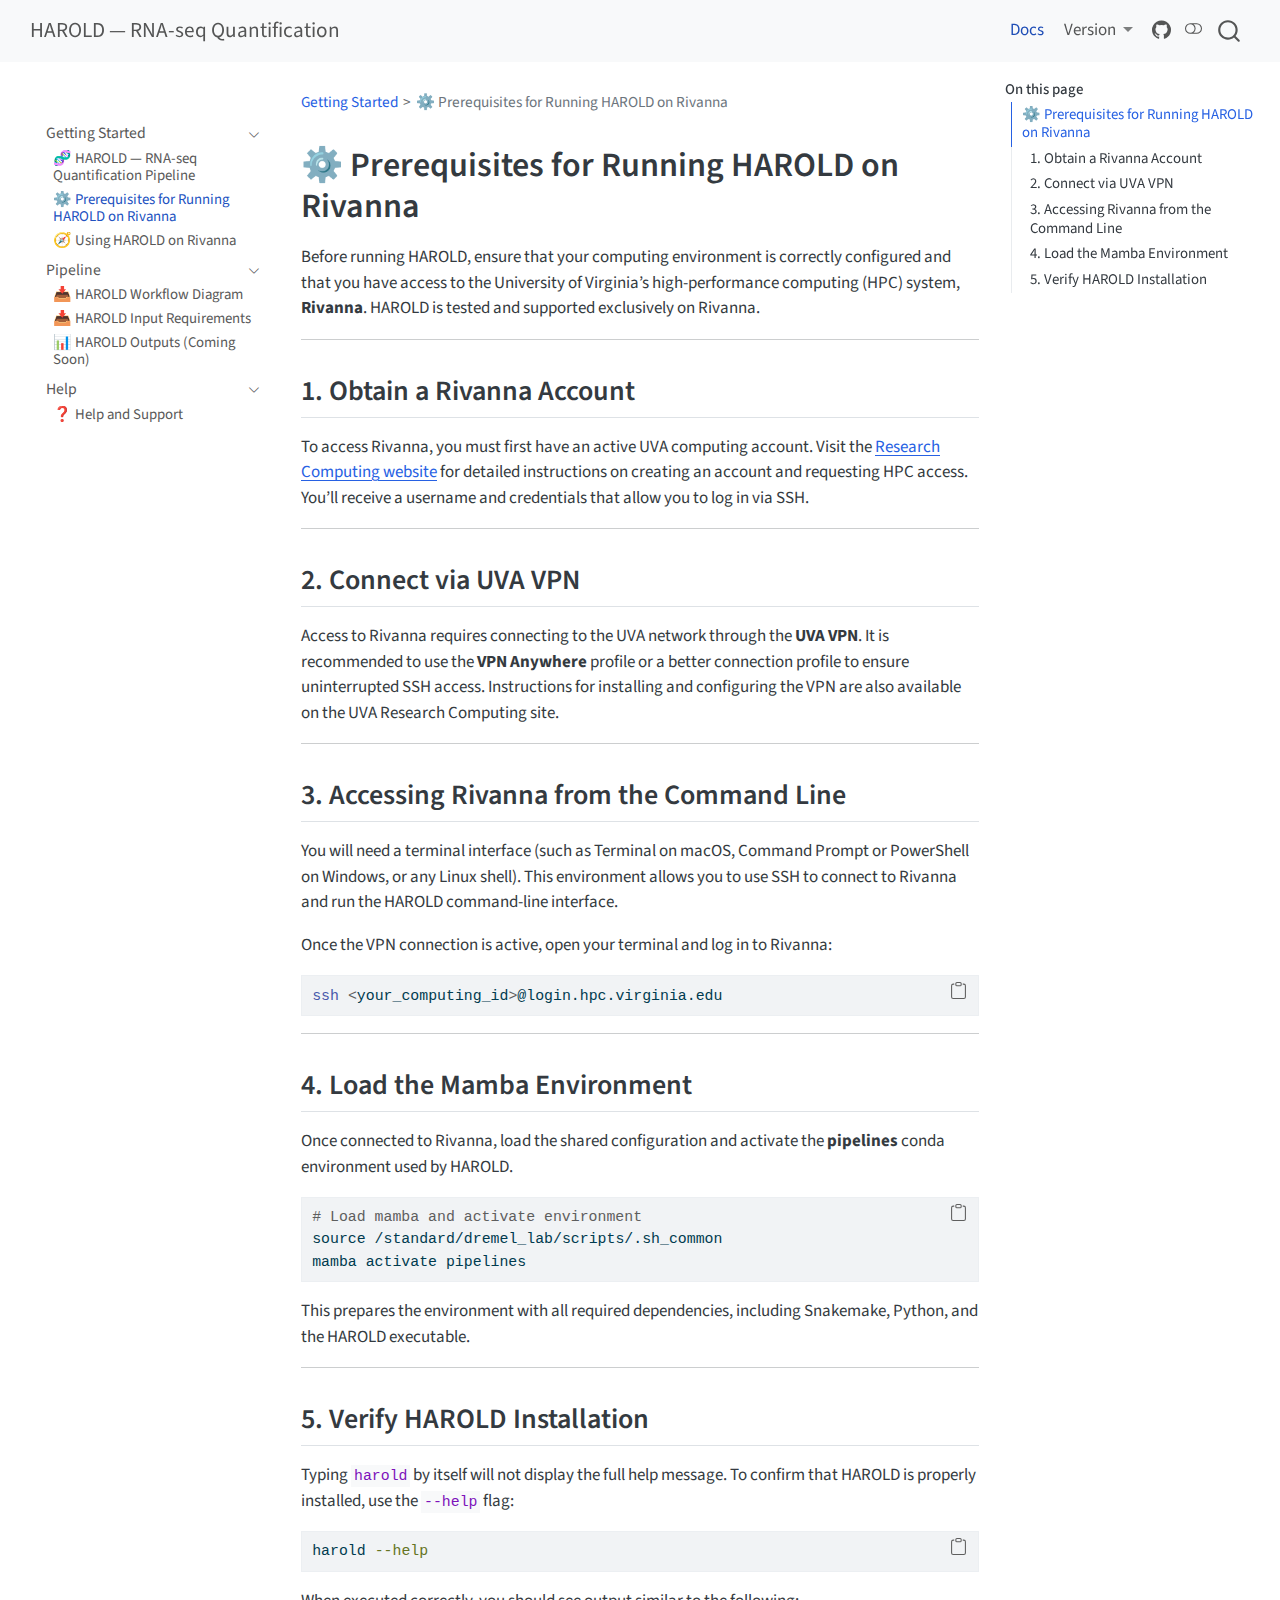
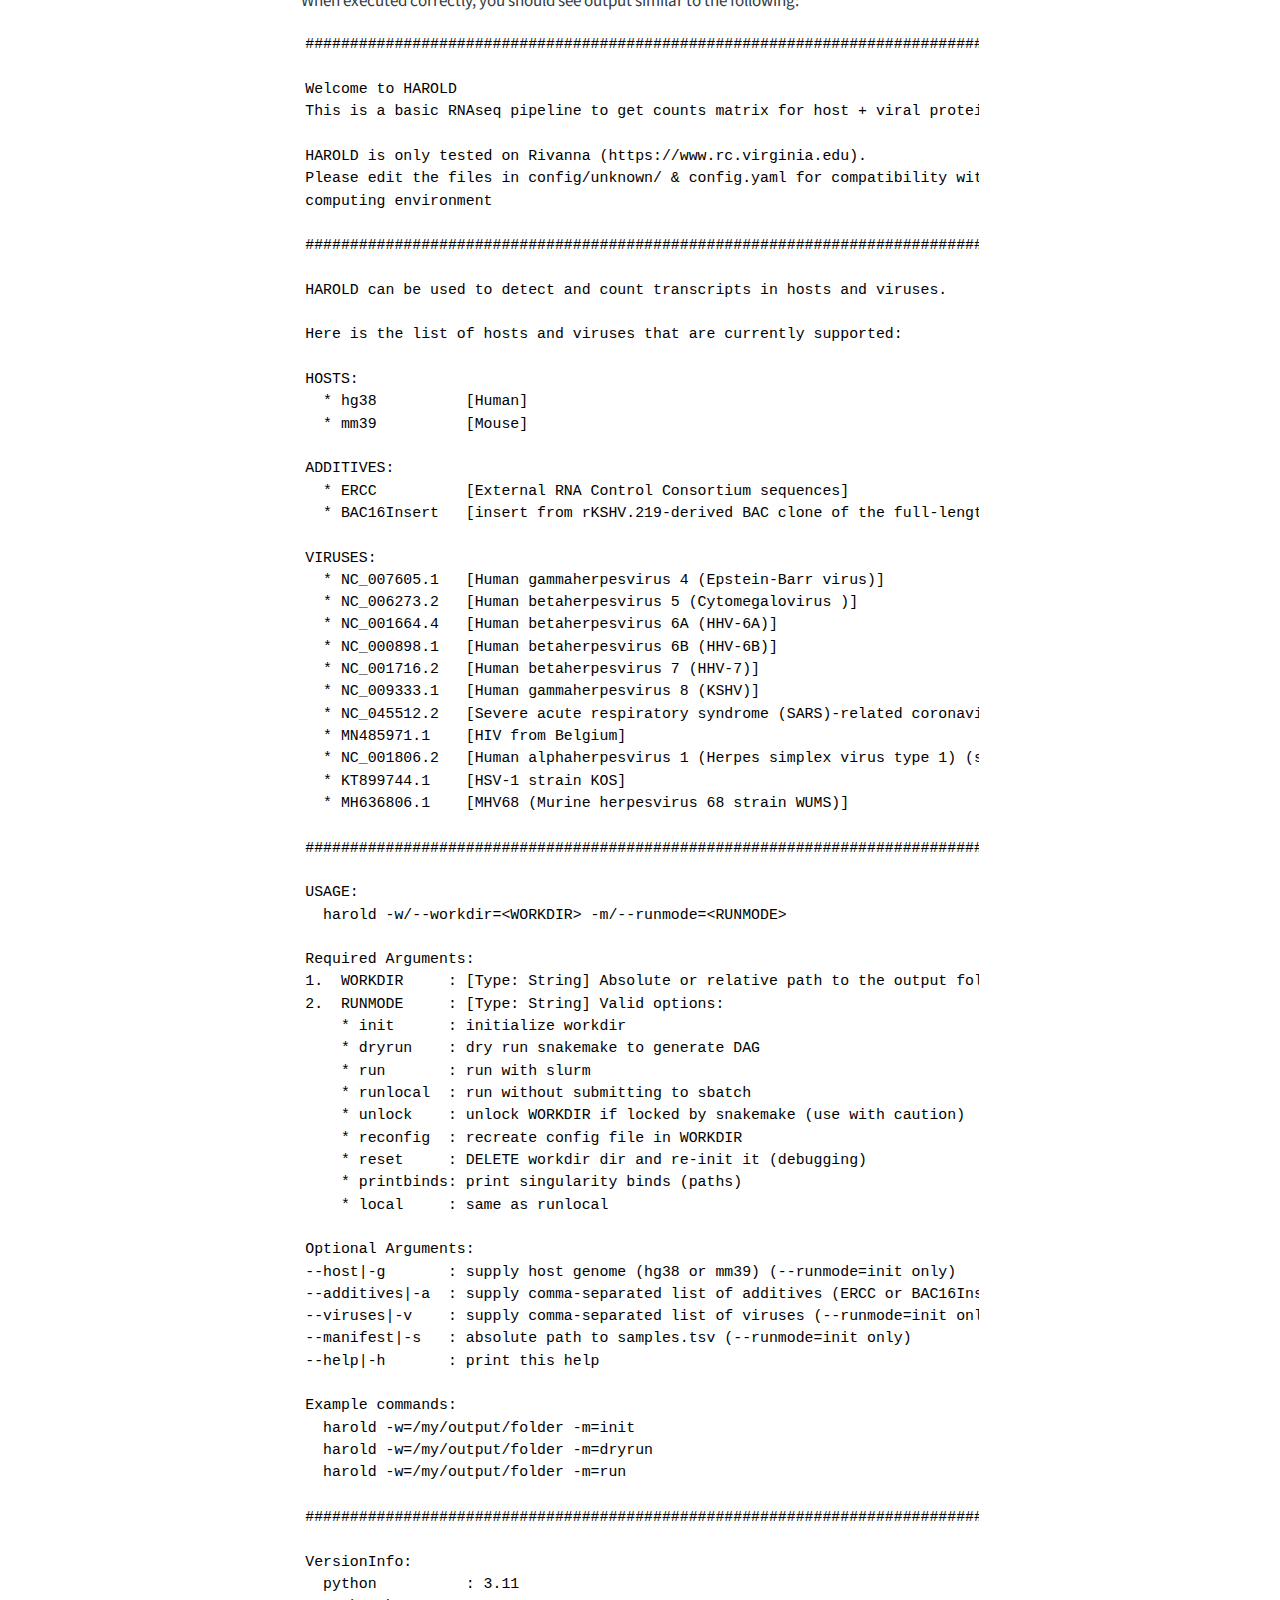
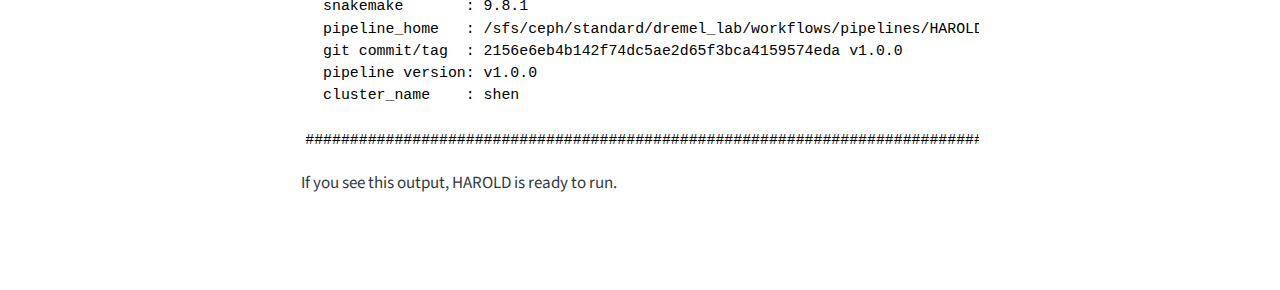
<file: dev/docs/prereq.html>
<!DOCTYPE html>
<html xmlns="http://www.w3.org/1999/xhtml" lang="en" xml:lang="en"><head>

<meta charset="utf-8">
<meta name="generator" content="quarto-1.7.23">

<meta name="viewport" content="width=device-width, initial-scale=1.0, user-scalable=yes">


<title>prereq – HAROLD — RNA-seq Quantification</title>
<style>
code{white-space: pre-wrap;}
span.smallcaps{font-variant: small-caps;}
div.columns{display: flex; gap: min(4vw, 1.5em);}
div.column{flex: auto; overflow-x: auto;}
div.hanging-indent{margin-left: 1.5em; text-indent: -1.5em;}
ul.task-list{list-style: none;}
ul.task-list li input[type="checkbox"] {
  width: 0.8em;
  margin: 0 0.8em 0.2em -1em; /* quarto-specific, see https://github.com/quarto-dev/quarto-cli/issues/4556 */ 
  vertical-align: middle;
}
/* CSS for syntax highlighting */
html { -webkit-text-size-adjust: 100%; }
pre > code.sourceCode { white-space: pre; position: relative; }
pre > code.sourceCode > span { display: inline-block; line-height: 1.25; }
pre > code.sourceCode > span:empty { height: 1.2em; }
.sourceCode { overflow: visible; }
code.sourceCode > span { color: inherit; text-decoration: inherit; }
div.sourceCode { margin: 1em 0; }
pre.sourceCode { margin: 0; }
@media screen {
div.sourceCode { overflow: auto; }
}
@media print {
pre > code.sourceCode { white-space: pre-wrap; }
pre > code.sourceCode > span { text-indent: -5em; padding-left: 5em; }
}
pre.numberSource code
  { counter-reset: source-line 0; }
pre.numberSource code > span
  { position: relative; left: -4em; counter-increment: source-line; }
pre.numberSource code > span > a:first-child::before
  { content: counter(source-line);
    position: relative; left: -1em; text-align: right; vertical-align: baseline;
    border: none; display: inline-block;
    -webkit-touch-callout: none; -webkit-user-select: none;
    -khtml-user-select: none; -moz-user-select: none;
    -ms-user-select: none; user-select: none;
    padding: 0 4px; width: 4em;
  }
pre.numberSource { margin-left: 3em;  padding-left: 4px; }
div.sourceCode
  {   }
@media screen {
pre > code.sourceCode > span > a:first-child::before { text-decoration: underline; }
}
</style>


<script src="../site_libs/quarto-nav/quarto-nav.js"></script>
<script src="../site_libs/clipboard/clipboard.min.js"></script>
<script src="../site_libs/quarto-search/autocomplete.umd.js"></script>
<script src="../site_libs/quarto-search/fuse.min.js"></script>
<script src="../site_libs/quarto-search/quarto-search.js"></script>
<meta name="quarto:offset" content="../">
<script src="../site_libs/quarto-html/quarto.js" type="module"></script>
<script src="../site_libs/quarto-html/tabsets/tabsets.js" type="module"></script>
<script src="../site_libs/quarto-html/popper.min.js"></script>
<script src="../site_libs/quarto-html/tippy.umd.min.js"></script>
<script src="../site_libs/quarto-html/anchor.min.js"></script>
<link href="../site_libs/quarto-html/tippy.css" rel="stylesheet">
<link href="../site_libs/quarto-html/quarto-syntax-highlighting-dark-7271f29f9498218151f3120baddb7363.css" rel="stylesheet" class="quarto-color-scheme quarto-color-alternate" id="quarto-text-highlighting-styles">
<link href="../site_libs/quarto-html/quarto-syntax-highlighting-226bd0f977fa82dfae4534cac220d79a.css" rel="stylesheet" class="quarto-color-scheme" id="quarto-text-highlighting-styles">
<script src="../site_libs/bootstrap/bootstrap.min.js"></script>
<link href="../site_libs/bootstrap/bootstrap-icons.css" rel="stylesheet">
<link href="../site_libs/bootstrap/bootstrap-d8d76ce76e5458b3d8da1cab55fbd639.min.css" rel="stylesheet" append-hash="true" class="quarto-color-scheme" id="quarto-bootstrap" data-mode="light">
<link href="../site_libs/bootstrap/bootstrap-dark-bd4d327275457fb6652065989184b3fc.min.css" rel="stylesheet" append-hash="true" class="quarto-color-scheme quarto-color-alternate" id="quarto-bootstrap" data-mode="dark">
<link href="../site_libs/bootstrap/bootstrap-d8d76ce76e5458b3d8da1cab55fbd639.min.css" rel="stylesheet" append-hash="true" class="quarto-color-scheme-extra" id="quarto-bootstrap" data-mode="light">
<script id="quarto-search-options" type="application/json">{
  "location": "navbar",
  "copy-button": false,
  "collapse-after": 3,
  "panel-placement": "end",
  "type": "overlay",
  "limit": 50,
  "keyboard-shortcut": [
    "f",
    "/",
    "s"
  ],
  "show-item-context": false,
  "language": {
    "search-no-results-text": "No results",
    "search-matching-documents-text": "matching documents",
    "search-copy-link-title": "Copy link to search",
    "search-hide-matches-text": "Hide additional matches",
    "search-more-match-text": "more match in this document",
    "search-more-matches-text": "more matches in this document",
    "search-clear-button-title": "Clear",
    "search-text-placeholder": "",
    "search-detached-cancel-button-title": "Cancel",
    "search-submit-button-title": "Submit",
    "search-label": "Search"
  }
}</script>
<style>html{ scroll-behavior: smooth; }</style>


</head>

<body class="nav-sidebar floating nav-fixed quarto-light"><script id="quarto-html-before-body" type="application/javascript">
    const toggleBodyColorMode = (bsSheetEl) => {
      const mode = bsSheetEl.getAttribute("data-mode");
      const bodyEl = window.document.querySelector("body");
      if (mode === "dark") {
        bodyEl.classList.add("quarto-dark");
        bodyEl.classList.remove("quarto-light");
      } else {
        bodyEl.classList.add("quarto-light");
        bodyEl.classList.remove("quarto-dark");
      }
    }
    const toggleBodyColorPrimary = () => {
      const bsSheetEl = window.document.querySelector("link#quarto-bootstrap:not([rel=disabled-stylesheet])");
      if (bsSheetEl) {
        toggleBodyColorMode(bsSheetEl);
      }
    }
    window.setColorSchemeToggle = (alternate) => {
      const toggles = window.document.querySelectorAll('.quarto-color-scheme-toggle');
      for (let i=0; i < toggles.length; i++) {
        const toggle = toggles[i];
        if (toggle) {
          if (alternate) {
            toggle.classList.add("alternate");
          } else {
            toggle.classList.remove("alternate");
          }
        }
      }
    };
    const toggleColorMode = (alternate) => {
      // Switch the stylesheets
      const primaryStylesheets = window.document.querySelectorAll('link.quarto-color-scheme:not(.quarto-color-alternate)');
      const alternateStylesheets = window.document.querySelectorAll('link.quarto-color-scheme.quarto-color-alternate');
      manageTransitions('#quarto-margin-sidebar .nav-link', false);
      if (alternate) {
        // note: dark is layered on light, we don't disable primary!
        enableStylesheet(alternateStylesheets);
        for (const sheetNode of alternateStylesheets) {
          if (sheetNode.id === "quarto-bootstrap") {
            toggleBodyColorMode(sheetNode);
          }
        }
      } else {
        disableStylesheet(alternateStylesheets);
        enableStylesheet(primaryStylesheets)
        toggleBodyColorPrimary();
      }
      manageTransitions('#quarto-margin-sidebar .nav-link', true);
      // Switch the toggles
      window.setColorSchemeToggle(alternate)
      // Hack to workaround the fact that safari doesn't
      // properly recolor the scrollbar when toggling (#1455)
      if (navigator.userAgent.indexOf('Safari') > 0 && navigator.userAgent.indexOf('Chrome') == -1) {
        manageTransitions("body", false);
        window.scrollTo(0, 1);
        setTimeout(() => {
          window.scrollTo(0, 0);
          manageTransitions("body", true);
        }, 40);
      }
    }
    const disableStylesheet = (stylesheets) => {
      for (let i=0; i < stylesheets.length; i++) {
        const stylesheet = stylesheets[i];
        stylesheet.rel = 'disabled-stylesheet';
      }
    }
    const enableStylesheet = (stylesheets) => {
      for (let i=0; i < stylesheets.length; i++) {
        const stylesheet = stylesheets[i];
        if(stylesheet.rel !== 'stylesheet') { // for Chrome, which will still FOUC without this check
          stylesheet.rel = 'stylesheet';
        }
      }
    }
    const manageTransitions = (selector, allowTransitions) => {
      const els = window.document.querySelectorAll(selector);
      for (let i=0; i < els.length; i++) {
        const el = els[i];
        if (allowTransitions) {
          el.classList.remove('notransition');
        } else {
          el.classList.add('notransition');
        }
      }
    }
    const isFileUrl = () => {
      return window.location.protocol === 'file:';
    }
    window.hasAlternateSentinel = () => {
      let styleSentinel = getColorSchemeSentinel();
      if (styleSentinel !== null) {
        return styleSentinel === "alternate";
      } else {
        return false;
      }
    }
    const setStyleSentinel = (alternate) => {
      const value = alternate ? "alternate" : "default";
      if (!isFileUrl()) {
        window.localStorage.setItem("quarto-color-scheme", value);
      } else {
        localAlternateSentinel = value;
      }
    }
    const getColorSchemeSentinel = () => {
      if (!isFileUrl()) {
        const storageValue = window.localStorage.getItem("quarto-color-scheme");
        return storageValue != null ? storageValue : localAlternateSentinel;
      } else {
        return localAlternateSentinel;
      }
    }
    const toggleGiscusIfUsed = (isAlternate, darkModeDefault) => {
      const baseTheme = document.querySelector('#giscus-base-theme')?.value ?? 'light';
      const alternateTheme = document.querySelector('#giscus-alt-theme')?.value ?? 'dark';
      let newTheme = '';
      if(darkModeDefault) {
        newTheme = isAlternate ? baseTheme : alternateTheme;
      } else {
        newTheme = isAlternate ? alternateTheme : baseTheme;
      }
      const changeGiscusTheme = () => {
        // From: https://github.com/giscus/giscus/issues/336
        const sendMessage = (message) => {
          const iframe = document.querySelector('iframe.giscus-frame');
          if (!iframe) return;
          iframe.contentWindow.postMessage({ giscus: message }, 'https://giscus.app');
        }
        sendMessage({
          setConfig: {
            theme: newTheme
          }
        });
      }
      const isGiscussLoaded = window.document.querySelector('iframe.giscus-frame') !== null;
      if (isGiscussLoaded) {
        changeGiscusTheme();
      }
    };
    const darkModeDefault = false;
    document.querySelector('link.quarto-color-scheme-extra').rel = 'disabled-stylesheet';
    let localAlternateSentinel = darkModeDefault ? 'alternate' : 'default';
    // Dark / light mode switch
    window.quartoToggleColorScheme = () => {
      // Read the current dark / light value
      let toAlternate = !window.hasAlternateSentinel();
      toggleColorMode(toAlternate);
      setStyleSentinel(toAlternate);
      toggleGiscusIfUsed(toAlternate, darkModeDefault);
    };
    // Switch to dark mode if need be
    if (window.hasAlternateSentinel()) {
      toggleColorMode(true);
    } else {
      toggleColorMode(false);
    }
  </script>

<div id="quarto-search-results"></div>
  <header id="quarto-header" class="headroom fixed-top">
    <nav class="navbar navbar-expand-lg " data-bs-theme="dark">
      <div class="navbar-container container-fluid">
      <div class="navbar-brand-container mx-auto">
    <a class="navbar-brand" href="../index.html">
    <span class="navbar-title">HAROLD — RNA-seq Quantification</span>
    </a>
  </div>
            <div id="quarto-search" class="" title="Search"></div>
          <button class="navbar-toggler" type="button" data-bs-toggle="collapse" data-bs-target="#navbarCollapse" aria-controls="navbarCollapse" role="menu" aria-expanded="false" aria-label="Toggle navigation" onclick="if (window.quartoToggleHeadroom) { window.quartoToggleHeadroom(); }">
  <span class="navbar-toggler-icon"></span>
</button>
          <div class="collapse navbar-collapse" id="navbarCollapse">
            <ul class="navbar-nav navbar-nav-scroll ms-auto">
  <li class="nav-item">
    <a class="nav-link active" href="../docs/index.html" aria-current="page"> 
<span class="menu-text">Docs</span></a>
  </li>  
  <li class="nav-item dropdown ">
    <a class="nav-link dropdown-toggle" href="#" id="nav-menu-version" role="link" data-bs-toggle="dropdown" aria-expanded="false">
 <span class="menu-text">Version</span>
    </a>
    <ul class="dropdown-menu dropdown-menu-end" aria-labelledby="nav-menu-version">    
        <li>
    <a class="dropdown-item" href="https://dremellab.github.io/HAROLD/dev/">
 <span class="dropdown-text">Latest (dev)</span></a>
  </li>  
    </ul>
  </li>
  <li class="nav-item compact">
    <a class="nav-link" href="https://github.com/dremellab/HAROLD"> <i class="bi bi-github" role="img">
</i> 
<span class="menu-text"></span></a>
  </li>  
</ul>
          </div> <!-- /navcollapse -->
            <div class="quarto-navbar-tools">
  <a href="" class="quarto-color-scheme-toggle quarto-navigation-tool  px-1" onclick="window.quartoToggleColorScheme(); return false;" title="Toggle dark mode"><i class="bi"></i></a>
</div>
      </div> <!-- /container-fluid -->
    </nav>
  <nav class="quarto-secondary-nav">
    <div class="container-fluid d-flex">
      <button type="button" class="quarto-btn-toggle btn" data-bs-toggle="collapse" role="button" data-bs-target=".quarto-sidebar-collapse-item" aria-controls="quarto-sidebar" aria-expanded="false" aria-label="Toggle sidebar navigation" onclick="if (window.quartoToggleHeadroom) { window.quartoToggleHeadroom(); }">
        <i class="bi bi-layout-text-sidebar-reverse"></i>
      </button>
        <nav class="quarto-page-breadcrumbs" aria-label="breadcrumb"><ol class="breadcrumb"><li class="breadcrumb-item"><a href="../docs/index.html">Getting Started</a></li><li class="breadcrumb-item"><a href="../docs/prereq.html">⚙️ Prerequisites for Running HAROLD on Rivanna</a></li></ol></nav>
        <a class="flex-grow-1" role="navigation" data-bs-toggle="collapse" data-bs-target=".quarto-sidebar-collapse-item" aria-controls="quarto-sidebar" aria-expanded="false" aria-label="Toggle sidebar navigation" onclick="if (window.quartoToggleHeadroom) { window.quartoToggleHeadroom(); }">      
        </a>
      <button type="button" class="btn quarto-search-button" aria-label="Search" onclick="window.quartoOpenSearch();">
        <i class="bi bi-search"></i>
      </button>
    </div>
  </nav>
</header>
<!-- content -->
<div id="quarto-content" class="quarto-container page-columns page-rows-contents page-layout-article page-navbar">
<!-- sidebar -->
  <nav id="quarto-sidebar" class="sidebar collapse collapse-horizontal quarto-sidebar-collapse-item sidebar-navigation floating overflow-auto">
        <div class="mt-2 flex-shrink-0 align-items-center">
        <div class="sidebar-search">
        <div id="quarto-search" class="" title="Search"></div>
        </div>
        </div>
    <div class="sidebar-menu-container"> 
    <ul class="list-unstyled mt-1">
        <li class="sidebar-item sidebar-item-section">
      <div class="sidebar-item-container"> 
            <a class="sidebar-item-text sidebar-link text-start" data-bs-toggle="collapse" data-bs-target="#quarto-sidebar-section-1" role="navigation" aria-expanded="true">
 <span class="menu-text">Getting Started</span></a>
          <a class="sidebar-item-toggle text-start" data-bs-toggle="collapse" data-bs-target="#quarto-sidebar-section-1" role="navigation" aria-expanded="true" aria-label="Toggle section">
            <i class="bi bi-chevron-right ms-2"></i>
          </a> 
      </div>
      <ul id="quarto-sidebar-section-1" class="collapse list-unstyled sidebar-section depth1 show">  
          <li class="sidebar-item">
  <div class="sidebar-item-container"> 
  <a href="../docs/index.html" class="sidebar-item-text sidebar-link">
 <span class="menu-text">🧬 HAROLD — RNA-seq Quantification Pipeline</span></a>
  </div>
</li>
          <li class="sidebar-item">
  <div class="sidebar-item-container"> 
  <a href="../docs/prereq.html" class="sidebar-item-text sidebar-link active">
 <span class="menu-text">⚙️ Prerequisites for Running HAROLD on Rivanna</span></a>
  </div>
</li>
          <li class="sidebar-item">
  <div class="sidebar-item-container"> 
  <a href="../docs/usage.html" class="sidebar-item-text sidebar-link">
 <span class="menu-text">🧭 Using HAROLD on Rivanna</span></a>
  </div>
</li>
      </ul>
  </li>
        <li class="sidebar-item sidebar-item-section">
      <div class="sidebar-item-container"> 
            <a class="sidebar-item-text sidebar-link text-start" data-bs-toggle="collapse" data-bs-target="#quarto-sidebar-section-2" role="navigation" aria-expanded="true">
 <span class="menu-text">Pipeline</span></a>
          <a class="sidebar-item-toggle text-start" data-bs-toggle="collapse" data-bs-target="#quarto-sidebar-section-2" role="navigation" aria-expanded="true" aria-label="Toggle section">
            <i class="bi bi-chevron-right ms-2"></i>
          </a> 
      </div>
      <ul id="quarto-sidebar-section-2" class="collapse list-unstyled sidebar-section depth1 show">  
          <li class="sidebar-item">
  <div class="sidebar-item-container"> 
  <a href="../docs/pipeline.html" class="sidebar-item-text sidebar-link">
 <span class="menu-text">📥 HAROLD Workflow Diagram</span></a>
  </div>
</li>
          <li class="sidebar-item">
  <div class="sidebar-item-container"> 
  <a href="../docs/inputs.html" class="sidebar-item-text sidebar-link">
 <span class="menu-text">📥 HAROLD Input Requirements</span></a>
  </div>
</li>
          <li class="sidebar-item">
  <div class="sidebar-item-container"> 
  <a href="../docs/outputs.html" class="sidebar-item-text sidebar-link">
 <span class="menu-text">📊 HAROLD Outputs (Coming Soon)</span></a>
  </div>
</li>
      </ul>
  </li>
        <li class="sidebar-item sidebar-item-section">
      <div class="sidebar-item-container"> 
            <a class="sidebar-item-text sidebar-link text-start" data-bs-toggle="collapse" data-bs-target="#quarto-sidebar-section-3" role="navigation" aria-expanded="true">
 <span class="menu-text">Help</span></a>
          <a class="sidebar-item-toggle text-start" data-bs-toggle="collapse" data-bs-target="#quarto-sidebar-section-3" role="navigation" aria-expanded="true" aria-label="Toggle section">
            <i class="bi bi-chevron-right ms-2"></i>
          </a> 
      </div>
      <ul id="quarto-sidebar-section-3" class="collapse list-unstyled sidebar-section depth1 show">  
          <li class="sidebar-item">
  <div class="sidebar-item-container"> 
  <a href="../docs/help.html" class="sidebar-item-text sidebar-link">
 <span class="menu-text">❓ Help and Support</span></a>
  </div>
</li>
      </ul>
  </li>
    </ul>
    </div>
</nav>
<div id="quarto-sidebar-glass" class="quarto-sidebar-collapse-item" data-bs-toggle="collapse" data-bs-target=".quarto-sidebar-collapse-item"></div>
<!-- margin-sidebar -->
    <div id="quarto-margin-sidebar" class="sidebar margin-sidebar">
        <nav id="TOC" role="doc-toc" class="toc-active">
    <h2 id="toc-title">On this page</h2>
   
  <ul>
  <li><a href="#prerequisites-for-running-harold-on-rivanna" id="toc-prerequisites-for-running-harold-on-rivanna" class="nav-link active" data-scroll-target="#prerequisites-for-running-harold-on-rivanna">⚙️ Prerequisites for Running HAROLD on Rivanna</a>
  <ul class="collapse">
  <li><a href="#obtain-a-rivanna-account" id="toc-obtain-a-rivanna-account" class="nav-link" data-scroll-target="#obtain-a-rivanna-account">1. Obtain a Rivanna Account</a></li>
  <li><a href="#connect-via-uva-vpn" id="toc-connect-via-uva-vpn" class="nav-link" data-scroll-target="#connect-via-uva-vpn">2. Connect via UVA VPN</a></li>
  <li><a href="#accessing-rivanna-from-the-command-line" id="toc-accessing-rivanna-from-the-command-line" class="nav-link" data-scroll-target="#accessing-rivanna-from-the-command-line">3. Accessing Rivanna from the Command Line</a></li>
  <li><a href="#load-the-mamba-environment" id="toc-load-the-mamba-environment" class="nav-link" data-scroll-target="#load-the-mamba-environment">4. Load the Mamba Environment</a></li>
  <li><a href="#verify-harold-installation" id="toc-verify-harold-installation" class="nav-link" data-scroll-target="#verify-harold-installation">5. Verify HAROLD Installation</a></li>
  </ul></li>
  </ul>
</nav>
    </div>
<!-- main -->
<main class="content" id="quarto-document-content"><header id="title-block-header" class="quarto-title-block"><nav class="quarto-page-breadcrumbs quarto-title-breadcrumbs d-none d-lg-block" aria-label="breadcrumb"><ol class="breadcrumb"><li class="breadcrumb-item"><a href="../docs/index.html">Getting Started</a></li><li class="breadcrumb-item"><a href="../docs/prereq.html">⚙️ Prerequisites for Running HAROLD on Rivanna</a></li></ol></nav></header>





<section id="prerequisites-for-running-harold-on-rivanna" class="level1">
<h1>⚙️ Prerequisites for Running HAROLD on Rivanna</h1>
<p>Before running HAROLD, ensure that your computing environment is correctly configured and that you have access to the University of Virginia’s high-performance computing (HPC) system, <strong>Rivanna</strong>. HAROLD is tested and supported exclusively on Rivanna.</p>
<hr>
<section id="obtain-a-rivanna-account" class="level2">
<h2 class="anchored" data-anchor-id="obtain-a-rivanna-account">1. Obtain a Rivanna Account</h2>
<p>To access Rivanna, you must first have an active UVA computing account. Visit the <a href="https://www.rc.virginia.edu/">Research Computing website</a> for detailed instructions on creating an account and requesting HPC access. You’ll receive a username and credentials that allow you to log in via SSH.</p>
<hr>
</section>
<section id="connect-via-uva-vpn" class="level2">
<h2 class="anchored" data-anchor-id="connect-via-uva-vpn">2. Connect via UVA VPN</h2>
<p>Access to Rivanna requires connecting to the UVA network through the <strong>UVA VPN</strong>. It is recommended to use the <strong>VPN Anywhere</strong> profile or a better connection profile to ensure uninterrupted SSH access. Instructions for installing and configuring the VPN are also available on the UVA Research Computing site.</p>
<hr>
</section>
<section id="accessing-rivanna-from-the-command-line" class="level2">
<h2 class="anchored" data-anchor-id="accessing-rivanna-from-the-command-line">3. Accessing Rivanna from the Command Line</h2>
<p>You will need a terminal interface (such as Terminal on macOS, Command Prompt or PowerShell on Windows, or any Linux shell). This environment allows you to use SSH to connect to Rivanna and run the HAROLD command-line interface.</p>
<p>Once the VPN connection is active, open your terminal and log in to Rivanna:</p>
<div class="sourceCode" id="cb1"><pre class="sourceCode bash code-with-copy"><code class="sourceCode bash"><span id="cb1-1"><a href="#cb1-1" aria-hidden="true" tabindex="-1"></a><span class="fu">ssh</span> <span class="op">&lt;</span>your_computing_id<span class="op">&gt;</span>@login.hpc.virginia.edu</span></code><button title="Copy to Clipboard" class="code-copy-button"><i class="bi"></i></button></pre></div>
<hr>
</section>
<section id="load-the-mamba-environment" class="level2">
<h2 class="anchored" data-anchor-id="load-the-mamba-environment">4. Load the Mamba Environment</h2>
<p>Once connected to Rivanna, load the shared configuration and activate the <strong>pipelines</strong> conda environment used by HAROLD.</p>
<div class="sourceCode" id="cb2"><pre class="sourceCode bash code-with-copy"><code class="sourceCode bash"><span id="cb2-1"><a href="#cb2-1" aria-hidden="true" tabindex="-1"></a><span class="co"># Load mamba and activate environment</span></span>
<span id="cb2-2"><a href="#cb2-2" aria-hidden="true" tabindex="-1"></a><span class="bu">source</span> /standard/dremel_lab/scripts/.sh_common</span>
<span id="cb2-3"><a href="#cb2-3" aria-hidden="true" tabindex="-1"></a><span class="ex">mamba</span> activate pipelines</span></code><button title="Copy to Clipboard" class="code-copy-button"><i class="bi"></i></button></pre></div>
<p>This prepares the environment with all required dependencies, including Snakemake, Python, and the HAROLD executable.</p>
<hr>
</section>
<section id="verify-harold-installation" class="level2">
<h2 class="anchored" data-anchor-id="verify-harold-installation">5. Verify HAROLD Installation</h2>
<p>Typing <code>harold</code> by itself will not display the full help message. To confirm that HAROLD is properly installed, use the <code>--help</code> flag:</p>
<div class="sourceCode" id="cb3"><pre class="sourceCode bash code-with-copy"><code class="sourceCode bash"><span id="cb3-1"><a href="#cb3-1" aria-hidden="true" tabindex="-1"></a><span class="ex">harold</span> <span class="at">--help</span></span></code><button title="Copy to Clipboard" class="code-copy-button"><i class="bi"></i></button></pre></div>
<p>When executed correctly, you should see output similar to the following:</p>
<pre><code>##########################################################################################

Welcome to HAROLD
This is a basic RNAseq pipeline to get counts matrix for host + viral proteins.

HAROLD is only tested on Rivanna (https://www.rc.virginia.edu).
Please edit the files in config/unknown/ &amp; config.yaml for compatibility with your
computing environment

##########################################################################################

HAROLD can be used to detect and count transcripts in hosts and viruses.

Here is the list of hosts and viruses that are currently supported:

HOSTS:
  * hg38          [Human]
  * mm39          [Mouse]

ADDITIVES:
  * ERCC          [External RNA Control Consortium sequences]
  * BAC16Insert   [insert from rKSHV.219-derived BAC clone of the full-length KSHV genome]

VIRUSES:
  * NC_007605.1   [Human gammaherpesvirus 4 (Epstein-Barr virus)]
  * NC_006273.2   [Human betaherpesvirus 5 (Cytomegalovirus )]
  * NC_001664.4   [Human betaherpesvirus 6A (HHV-6A)]
  * NC_000898.1   [Human betaherpesvirus 6B (HHV-6B)]
  * NC_001716.2   [Human betaherpesvirus 7 (HHV-7)]
  * NC_009333.1   [Human gammaherpesvirus 8 (KSHV)]
  * NC_045512.2   [Severe acute respiratory syndrome (SARS)-related coronavirus]
  * MN485971.1    [HIV from Belgium]
  * NC_001806.2   [Human alphaherpesvirus 1 (Herpes simplex virus type 1) (strain 17)]
  * KT899744.1    [HSV-1 strain KOS]
  * MH636806.1    [MHV68 (Murine herpesvirus 68 strain WUMS)]

##########################################################################################

USAGE:
  harold -w/--workdir=&lt;WORKDIR&gt; -m/--runmode=&lt;RUNMODE&gt;

Required Arguments:
1.  WORKDIR     : [Type: String] Absolute or relative path to the output folder with write permissions.
2.  RUNMODE     : [Type: String] Valid options:
    * init      : initialize workdir
    * dryrun    : dry run snakemake to generate DAG
    * run       : run with slurm
    * runlocal  : run without submitting to sbatch
    * unlock    : unlock WORKDIR if locked by snakemake (use with caution)
    * reconfig  : recreate config file in WORKDIR
    * reset     : DELETE workdir dir and re-init it (debugging)
    * printbinds: print singularity binds (paths)
    * local     : same as runlocal

Optional Arguments:
--host|-g       : supply host genome (hg38 or mm39) (--runmode=init only)
--additives|-a  : supply comma-separated list of additives (ERCC or BAC16Insert) (--runmode=init only)
--viruses|-v    : supply comma-separated list of viruses (--runmode=init only)
--manifest|-s   : absolute path to samples.tsv (--runmode=init only)
--help|-h       : print this help

Example commands:
  harold -w=/my/output/folder -m=init
  harold -w=/my/output/folder -m=dryrun
  harold -w=/my/output/folder -m=run

##########################################################################################

VersionInfo:
  python          : 3.11
  snakemake       : 9.8.1
  pipeline_home   : /sfs/ceph/standard/dremel_lab/workflows/pipelines/HAROLD/v1.0.0
  git commit/tag  : 2156e6eb4b142f74dc5ae2d65f3bca4159574eda v1.0.0
  pipeline version: v1.0.0
  cluster_name    : shen

##########################################################################################</code></pre>
<p>If you see this output, HAROLD is ready to run.</p>


</section>
</section>

</main> <!-- /main -->
<script id="quarto-html-after-body" type="application/javascript">
  window.document.addEventListener("DOMContentLoaded", function (event) {
    // Ensure there is a toggle, if there isn't float one in the top right
    if (window.document.querySelector('.quarto-color-scheme-toggle') === null) {
      const a = window.document.createElement('a');
      a.classList.add('top-right');
      a.classList.add('quarto-color-scheme-toggle');
      a.href = "";
      a.onclick = function() { try { window.quartoToggleColorScheme(); } catch {} return false; };
      const i = window.document.createElement("i");
      i.classList.add('bi');
      a.appendChild(i);
      window.document.body.appendChild(a);
    }
    window.setColorSchemeToggle(window.hasAlternateSentinel())
    const icon = "";
    const anchorJS = new window.AnchorJS();
    anchorJS.options = {
      placement: 'right',
      icon: icon
    };
    anchorJS.add('.anchored');
    const isCodeAnnotation = (el) => {
      for (const clz of el.classList) {
        if (clz.startsWith('code-annotation-')) {                     
          return true;
        }
      }
      return false;
    }
    const onCopySuccess = function(e) {
      // button target
      const button = e.trigger;
      // don't keep focus
      button.blur();
      // flash "checked"
      button.classList.add('code-copy-button-checked');
      var currentTitle = button.getAttribute("title");
      button.setAttribute("title", "Copied!");
      let tooltip;
      if (window.bootstrap) {
        button.setAttribute("data-bs-toggle", "tooltip");
        button.setAttribute("data-bs-placement", "left");
        button.setAttribute("data-bs-title", "Copied!");
        tooltip = new bootstrap.Tooltip(button, 
          { trigger: "manual", 
            customClass: "code-copy-button-tooltip",
            offset: [0, -8]});
        tooltip.show();    
      }
      setTimeout(function() {
        if (tooltip) {
          tooltip.hide();
          button.removeAttribute("data-bs-title");
          button.removeAttribute("data-bs-toggle");
          button.removeAttribute("data-bs-placement");
        }
        button.setAttribute("title", currentTitle);
        button.classList.remove('code-copy-button-checked');
      }, 1000);
      // clear code selection
      e.clearSelection();
    }
    const getTextToCopy = function(trigger) {
        const codeEl = trigger.previousElementSibling.cloneNode(true);
        for (const childEl of codeEl.children) {
          if (isCodeAnnotation(childEl)) {
            childEl.remove();
          }
        }
        return codeEl.innerText;
    }
    const clipboard = new window.ClipboardJS('.code-copy-button:not([data-in-quarto-modal])', {
      text: getTextToCopy
    });
    clipboard.on('success', onCopySuccess);
    if (window.document.getElementById('quarto-embedded-source-code-modal')) {
      const clipboardModal = new window.ClipboardJS('.code-copy-button[data-in-quarto-modal]', {
        text: getTextToCopy,
        container: window.document.getElementById('quarto-embedded-source-code-modal')
      });
      clipboardModal.on('success', onCopySuccess);
    }
      var localhostRegex = new RegExp(/^(?:http|https):\/\/localhost\:?[0-9]*\//);
      var mailtoRegex = new RegExp(/^mailto:/);
        var filterRegex = new RegExp("https:\/\/dremellab\.github\.io\/HAROLD\/");
      var isInternal = (href) => {
          return filterRegex.test(href) || localhostRegex.test(href) || mailtoRegex.test(href);
      }
      // Inspect non-navigation links and adorn them if external
     var links = window.document.querySelectorAll('a[href]:not(.nav-link):not(.navbar-brand):not(.toc-action):not(.sidebar-link):not(.sidebar-item-toggle):not(.pagination-link):not(.no-external):not([aria-hidden]):not(.dropdown-item):not(.quarto-navigation-tool):not(.about-link)');
      for (var i=0; i<links.length; i++) {
        const link = links[i];
        if (!isInternal(link.href)) {
          // undo the damage that might have been done by quarto-nav.js in the case of
          // links that we want to consider external
          if (link.dataset.originalHref !== undefined) {
            link.href = link.dataset.originalHref;
          }
        }
      }
    function tippyHover(el, contentFn, onTriggerFn, onUntriggerFn) {
      const config = {
        allowHTML: true,
        maxWidth: 500,
        delay: 100,
        arrow: false,
        appendTo: function(el) {
            return el.parentElement;
        },
        interactive: true,
        interactiveBorder: 10,
        theme: 'quarto',
        placement: 'bottom-start',
      };
      if (contentFn) {
        config.content = contentFn;
      }
      if (onTriggerFn) {
        config.onTrigger = onTriggerFn;
      }
      if (onUntriggerFn) {
        config.onUntrigger = onUntriggerFn;
      }
      window.tippy(el, config); 
    }
    const noterefs = window.document.querySelectorAll('a[role="doc-noteref"]');
    for (var i=0; i<noterefs.length; i++) {
      const ref = noterefs[i];
      tippyHover(ref, function() {
        // use id or data attribute instead here
        let href = ref.getAttribute('data-footnote-href') || ref.getAttribute('href');
        try { href = new URL(href).hash; } catch {}
        const id = href.replace(/^#\/?/, "");
        const note = window.document.getElementById(id);
        if (note) {
          return note.innerHTML;
        } else {
          return "";
        }
      });
    }
    const xrefs = window.document.querySelectorAll('a.quarto-xref');
    const processXRef = (id, note) => {
      // Strip column container classes
      const stripColumnClz = (el) => {
        el.classList.remove("page-full", "page-columns");
        if (el.children) {
          for (const child of el.children) {
            stripColumnClz(child);
          }
        }
      }
      stripColumnClz(note)
      if (id === null || id.startsWith('sec-')) {
        // Special case sections, only their first couple elements
        const container = document.createElement("div");
        if (note.children && note.children.length > 2) {
          container.appendChild(note.children[0].cloneNode(true));
          for (let i = 1; i < note.children.length; i++) {
            const child = note.children[i];
            if (child.tagName === "P" && child.innerText === "") {
              continue;
            } else {
              container.appendChild(child.cloneNode(true));
              break;
            }
          }
          if (window.Quarto?.typesetMath) {
            window.Quarto.typesetMath(container);
          }
          return container.innerHTML
        } else {
          if (window.Quarto?.typesetMath) {
            window.Quarto.typesetMath(note);
          }
          return note.innerHTML;
        }
      } else {
        // Remove any anchor links if they are present
        const anchorLink = note.querySelector('a.anchorjs-link');
        if (anchorLink) {
          anchorLink.remove();
        }
        if (window.Quarto?.typesetMath) {
          window.Quarto.typesetMath(note);
        }
        if (note.classList.contains("callout")) {
          return note.outerHTML;
        } else {
          return note.innerHTML;
        }
      }
    }
    for (var i=0; i<xrefs.length; i++) {
      const xref = xrefs[i];
      tippyHover(xref, undefined, function(instance) {
        instance.disable();
        let url = xref.getAttribute('href');
        let hash = undefined; 
        if (url.startsWith('#')) {
          hash = url;
        } else {
          try { hash = new URL(url).hash; } catch {}
        }
        if (hash) {
          const id = hash.replace(/^#\/?/, "");
          const note = window.document.getElementById(id);
          if (note !== null) {
            try {
              const html = processXRef(id, note.cloneNode(true));
              instance.setContent(html);
            } finally {
              instance.enable();
              instance.show();
            }
          } else {
            // See if we can fetch this
            fetch(url.split('#')[0])
            .then(res => res.text())
            .then(html => {
              const parser = new DOMParser();
              const htmlDoc = parser.parseFromString(html, "text/html");
              const note = htmlDoc.getElementById(id);
              if (note !== null) {
                const html = processXRef(id, note);
                instance.setContent(html);
              } 
            }).finally(() => {
              instance.enable();
              instance.show();
            });
          }
        } else {
          // See if we can fetch a full url (with no hash to target)
          // This is a special case and we should probably do some content thinning / targeting
          fetch(url)
          .then(res => res.text())
          .then(html => {
            const parser = new DOMParser();
            const htmlDoc = parser.parseFromString(html, "text/html");
            const note = htmlDoc.querySelector('main.content');
            if (note !== null) {
              // This should only happen for chapter cross references
              // (since there is no id in the URL)
              // remove the first header
              if (note.children.length > 0 && note.children[0].tagName === "HEADER") {
                note.children[0].remove();
              }
              const html = processXRef(null, note);
              instance.setContent(html);
            } 
          }).finally(() => {
            instance.enable();
            instance.show();
          });
        }
      }, function(instance) {
      });
    }
        let selectedAnnoteEl;
        const selectorForAnnotation = ( cell, annotation) => {
          let cellAttr = 'data-code-cell="' + cell + '"';
          let lineAttr = 'data-code-annotation="' +  annotation + '"';
          const selector = 'span[' + cellAttr + '][' + lineAttr + ']';
          return selector;
        }
        const selectCodeLines = (annoteEl) => {
          const doc = window.document;
          const targetCell = annoteEl.getAttribute("data-target-cell");
          const targetAnnotation = annoteEl.getAttribute("data-target-annotation");
          const annoteSpan = window.document.querySelector(selectorForAnnotation(targetCell, targetAnnotation));
          const lines = annoteSpan.getAttribute("data-code-lines").split(",");
          const lineIds = lines.map((line) => {
            return targetCell + "-" + line;
          })
          let top = null;
          let height = null;
          let parent = null;
          if (lineIds.length > 0) {
              //compute the position of the single el (top and bottom and make a div)
              const el = window.document.getElementById(lineIds[0]);
              top = el.offsetTop;
              height = el.offsetHeight;
              parent = el.parentElement.parentElement;
            if (lineIds.length > 1) {
              const lastEl = window.document.getElementById(lineIds[lineIds.length - 1]);
              const bottom = lastEl.offsetTop + lastEl.offsetHeight;
              height = bottom - top;
            }
            if (top !== null && height !== null && parent !== null) {
              // cook up a div (if necessary) and position it 
              let div = window.document.getElementById("code-annotation-line-highlight");
              if (div === null) {
                div = window.document.createElement("div");
                div.setAttribute("id", "code-annotation-line-highlight");
                div.style.position = 'absolute';
                parent.appendChild(div);
              }
              div.style.top = top - 2 + "px";
              div.style.height = height + 4 + "px";
              div.style.left = 0;
              let gutterDiv = window.document.getElementById("code-annotation-line-highlight-gutter");
              if (gutterDiv === null) {
                gutterDiv = window.document.createElement("div");
                gutterDiv.setAttribute("id", "code-annotation-line-highlight-gutter");
                gutterDiv.style.position = 'absolute';
                const codeCell = window.document.getElementById(targetCell);
                const gutter = codeCell.querySelector('.code-annotation-gutter');
                gutter.appendChild(gutterDiv);
              }
              gutterDiv.style.top = top - 2 + "px";
              gutterDiv.style.height = height + 4 + "px";
            }
            selectedAnnoteEl = annoteEl;
          }
        };
        const unselectCodeLines = () => {
          const elementsIds = ["code-annotation-line-highlight", "code-annotation-line-highlight-gutter"];
          elementsIds.forEach((elId) => {
            const div = window.document.getElementById(elId);
            if (div) {
              div.remove();
            }
          });
          selectedAnnoteEl = undefined;
        };
          // Handle positioning of the toggle
      window.addEventListener(
        "resize",
        throttle(() => {
          elRect = undefined;
          if (selectedAnnoteEl) {
            selectCodeLines(selectedAnnoteEl);
          }
        }, 10)
      );
      function throttle(fn, ms) {
      let throttle = false;
      let timer;
        return (...args) => {
          if(!throttle) { // first call gets through
              fn.apply(this, args);
              throttle = true;
          } else { // all the others get throttled
              if(timer) clearTimeout(timer); // cancel #2
              timer = setTimeout(() => {
                fn.apply(this, args);
                timer = throttle = false;
              }, ms);
          }
        };
      }
        // Attach click handler to the DT
        const annoteDls = window.document.querySelectorAll('dt[data-target-cell]');
        for (const annoteDlNode of annoteDls) {
          annoteDlNode.addEventListener('click', (event) => {
            const clickedEl = event.target;
            if (clickedEl !== selectedAnnoteEl) {
              unselectCodeLines();
              const activeEl = window.document.querySelector('dt[data-target-cell].code-annotation-active');
              if (activeEl) {
                activeEl.classList.remove('code-annotation-active');
              }
              selectCodeLines(clickedEl);
              clickedEl.classList.add('code-annotation-active');
            } else {
              // Unselect the line
              unselectCodeLines();
              clickedEl.classList.remove('code-annotation-active');
            }
          });
        }
    const findCites = (el) => {
      const parentEl = el.parentElement;
      if (parentEl) {
        const cites = parentEl.dataset.cites;
        if (cites) {
          return {
            el,
            cites: cites.split(' ')
          };
        } else {
          return findCites(el.parentElement)
        }
      } else {
        return undefined;
      }
    };
    var bibliorefs = window.document.querySelectorAll('a[role="doc-biblioref"]');
    for (var i=0; i<bibliorefs.length; i++) {
      const ref = bibliorefs[i];
      const citeInfo = findCites(ref);
      if (citeInfo) {
        tippyHover(citeInfo.el, function() {
          var popup = window.document.createElement('div');
          citeInfo.cites.forEach(function(cite) {
            var citeDiv = window.document.createElement('div');
            citeDiv.classList.add('hanging-indent');
            citeDiv.classList.add('csl-entry');
            var biblioDiv = window.document.getElementById('ref-' + cite);
            if (biblioDiv) {
              citeDiv.innerHTML = biblioDiv.innerHTML;
            }
            popup.appendChild(citeDiv);
          });
          return popup.innerHTML;
        });
      }
    }
  });
  </script>
</div> <!-- /content -->




<script src="../site_libs/quarto-html/zenscroll-min.js"></script>
</body></html>
</file>
<file: site_libs/quarto-html/tippy.css>
.tippy-box[data-animation=fade][data-state=hidden]{opacity:0}[data-tippy-root]{max-width:calc(100vw - 10px)}.tippy-box{position:relative;background-color:#333;color:#fff;border-radius:4px;font-size:14px;line-height:1.4;white-space:normal;outline:0;transition-property:transform,visibility,opacity}.tippy-box[data-placement^=top]>.tippy-arrow{bottom:0}.tippy-box[data-placement^=top]>.tippy-arrow:before{bottom:-7px;left:0;border-width:8px 8px 0;border-top-color:initial;transform-origin:center top}.tippy-box[data-placement^=bottom]>.tippy-arrow{top:0}.tippy-box[data-placement^=bottom]>.tippy-arrow:before{top:-7px;left:0;border-width:0 8px 8px;border-bottom-color:initial;transform-origin:center bottom}.tippy-box[data-placement^=left]>.tippy-arrow{right:0}.tippy-box[data-placement^=left]>.tippy-arrow:before{border-width:8px 0 8px 8px;border-left-color:initial;right:-7px;transform-origin:center left}.tippy-box[data-placement^=right]>.tippy-arrow{left:0}.tippy-box[data-placement^=right]>.tippy-arrow:before{left:-7px;border-width:8px 8px 8px 0;border-right-color:initial;transform-origin:center right}.tippy-box[data-inertia][data-state=visible]{transition-timing-function:cubic-bezier(.54,1.5,.38,1.11)}.tippy-arrow{width:16px;height:16px;color:#333}.tippy-arrow:before{content:"";position:absolute;border-color:transparent;border-style:solid}.tippy-content{position:relative;padding:5px 9px;z-index:1}
</file>
<file: site_libs/quarto-html/quarto-syntax-highlighting-dark-7271f29f9498218151f3120baddb7363.css>
/* quarto syntax highlight colors */
:root {
  --quarto-hl-al-color: #f07178;
  --quarto-hl-an-color: #d4d0ab;
  --quarto-hl-at-color: #00e0e0;
  --quarto-hl-bn-color: #d4d0ab;
  --quarto-hl-bu-color: #abe338;
  --quarto-hl-ch-color: #abe338;
  --quarto-hl-co-color: #f8f8f2;
  --quarto-hl-cv-color: #ffd700;
  --quarto-hl-cn-color: #ffd700;
  --quarto-hl-cf-color: #ffa07a;
  --quarto-hl-dt-color: #ffa07a;
  --quarto-hl-dv-color: #d4d0ab;
  --quarto-hl-do-color: #f8f8f2;
  --quarto-hl-er-color: #f07178;
  --quarto-hl-ex-color: #00e0e0;
  --quarto-hl-fl-color: #d4d0ab;
  --quarto-hl-fu-color: #ffa07a;
  --quarto-hl-im-color: #abe338;
  --quarto-hl-in-color: #d4d0ab;
  --quarto-hl-kw-color: #ffa07a;
  --quarto-hl-op-color: #ffa07a;
  --quarto-hl-ot-color: #00e0e0;
  --quarto-hl-pp-color: #dcc6e0;
  --quarto-hl-re-color: #00e0e0;
  --quarto-hl-sc-color: #abe338;
  --quarto-hl-ss-color: #abe338;
  --quarto-hl-st-color: #abe338;
  --quarto-hl-va-color: #00e0e0;
  --quarto-hl-vs-color: #abe338;
  --quarto-hl-wa-color: #dcc6e0;
}

/* other quarto variables */
:root {
  --quarto-font-monospace: SFMono-Regular, Menlo, Monaco, Consolas, "Liberation Mono", "Courier New", monospace;
}

/* syntax highlight based on Pandoc's rules */
pre > code.sourceCode > span {
  color: #f8f8f2;
}

code.sourceCode > span {
  color: #f8f8f2;
}

div.sourceCode,
div.sourceCode pre.sourceCode {
  color: #f8f8f2;
}

/* Normal */
code span {
  color: #f8f8f2;
}

/* Alert */
code span.al {
  background-color: #2a0f15;
  font-weight: bold;
  color: #f07178;
}

/* Annotation */
code span.an {
  color: #d4d0ab;
}

/* Attribute */
code span.at {
  color: #00e0e0;
}

/* BaseN */
code span.bn {
  color: #d4d0ab;
}

/* BuiltIn */
code span.bu {
  color: #abe338;
}

/* ControlFlow */
code span.cf {
  font-weight: bold;
  color: #ffa07a;
}

/* Char */
code span.ch {
  color: #abe338;
}

/* Constant */
code span.cn {
  color: #ffd700;
}

/* Comment */
code span.co {
  font-style: italic;
  color: #f8f8f2;
}

/* CommentVar */
code span.cv {
  color: #ffd700;
}

/* Documentation */
code span.do {
  color: #f8f8f2;
}

/* DataType */
code span.dt {
  color: #ffa07a;
}

/* DecVal */
code span.dv {
  color: #d4d0ab;
}

/* Error */
code span.er {
  color: #f07178;
  text-decoration: underline;
}

/* Extension */
code span.ex {
  font-weight: bold;
  color: #00e0e0;
}

/* Float */
code span.fl {
  color: #d4d0ab;
}

/* Function */
code span.fu {
  color: #ffa07a;
}

/* Import */
code span.im {
  color: #abe338;
}

/* Information */
code span.in {
  color: #d4d0ab;
}

/* Keyword */
code span.kw {
  font-weight: bold;
  color: #ffa07a;
}

/* Operator */
code span.op {
  color: #ffa07a;
}

/* Other */
code span.ot {
  color: #00e0e0;
}

/* Preprocessor */
code span.pp {
  color: #dcc6e0;
}

/* RegionMarker */
code span.re {
  background-color: #f8f8f2;
  color: #00e0e0;
}

/* SpecialChar */
code span.sc {
  color: #abe338;
}

/* SpecialString */
code span.ss {
  color: #abe338;
}

/* String */
code span.st {
  color: #abe338;
}

/* Variable */
code span.va {
  color: #00e0e0;
}

/* VerbatimString */
code span.vs {
  color: #abe338;
}

/* Warning */
code span.wa {
  color: #dcc6e0;
}

.prevent-inlining {
  content: "</";
}

/*# sourceMappingURL=a81111a48cbb655a21b6bb0b671850a5.css.map */
</file>
<file: site_libs/quarto-html/quarto-syntax-highlighting-226bd0f977fa82dfae4534cac220d79a.css>
/* quarto syntax highlight colors */
:root {
  --quarto-hl-ot-color: #003B4F;
  --quarto-hl-at-color: #657422;
  --quarto-hl-ss-color: #20794D;
  --quarto-hl-an-color: #5E5E5E;
  --quarto-hl-fu-color: #4758AB;
  --quarto-hl-st-color: #20794D;
  --quarto-hl-cf-color: #003B4F;
  --quarto-hl-op-color: #5E5E5E;
  --quarto-hl-er-color: #AD0000;
  --quarto-hl-bn-color: #AD0000;
  --quarto-hl-al-color: #AD0000;
  --quarto-hl-va-color: #111111;
  --quarto-hl-bu-color: inherit;
  --quarto-hl-ex-color: inherit;
  --quarto-hl-pp-color: #AD0000;
  --quarto-hl-in-color: #5E5E5E;
  --quarto-hl-vs-color: #20794D;
  --quarto-hl-wa-color: #5E5E5E;
  --quarto-hl-do-color: #5E5E5E;
  --quarto-hl-im-color: #00769E;
  --quarto-hl-ch-color: #20794D;
  --quarto-hl-dt-color: #AD0000;
  --quarto-hl-fl-color: #AD0000;
  --quarto-hl-co-color: #5E5E5E;
  --quarto-hl-cv-color: #5E5E5E;
  --quarto-hl-cn-color: #8f5902;
  --quarto-hl-sc-color: #5E5E5E;
  --quarto-hl-dv-color: #AD0000;
  --quarto-hl-kw-color: #003B4F;
}

/* other quarto variables */
:root {
  --quarto-font-monospace: SFMono-Regular, Menlo, Monaco, Consolas, "Liberation Mono", "Courier New", monospace;
}

/* syntax highlight based on Pandoc's rules */
pre > code.sourceCode > span {
  color: #003B4F;
}

code.sourceCode > span {
  color: #003B4F;
}

div.sourceCode,
div.sourceCode pre.sourceCode {
  color: #003B4F;
}

/* Normal */
code span {
  color: #003B4F;
}

/* Alert */
code span.al {
  color: #AD0000;
  font-style: inherit;
}

/* Annotation */
code span.an {
  color: #5E5E5E;
  font-style: inherit;
}

/* Attribute */
code span.at {
  color: #657422;
  font-style: inherit;
}

/* BaseN */
code span.bn {
  color: #AD0000;
  font-style: inherit;
}

/* BuiltIn */
code span.bu {
  font-style: inherit;
}

/* ControlFlow */
code span.cf {
  color: #003B4F;
  font-weight: bold;
  font-style: inherit;
}

/* Char */
code span.ch {
  color: #20794D;
  font-style: inherit;
}

/* Constant */
code span.cn {
  color: #8f5902;
  font-style: inherit;
}

/* Comment */
code span.co {
  color: #5E5E5E;
  font-style: inherit;
}

/* CommentVar */
code span.cv {
  color: #5E5E5E;
  font-style: italic;
}

/* Documentation */
code span.do {
  color: #5E5E5E;
  font-style: italic;
}

/* DataType */
code span.dt {
  color: #AD0000;
  font-style: inherit;
}

/* DecVal */
code span.dv {
  color: #AD0000;
  font-style: inherit;
}

/* Error */
code span.er {
  color: #AD0000;
  font-style: inherit;
}

/* Extension */
code span.ex {
  font-style: inherit;
}

/* Float */
code span.fl {
  color: #AD0000;
  font-style: inherit;
}

/* Function */
code span.fu {
  color: #4758AB;
  font-style: inherit;
}

/* Import */
code span.im {
  color: #00769E;
  font-style: inherit;
}

/* Information */
code span.in {
  color: #5E5E5E;
  font-style: inherit;
}

/* Keyword */
code span.kw {
  color: #003B4F;
  font-weight: bold;
  font-style: inherit;
}

/* Operator */
code span.op {
  color: #5E5E5E;
  font-style: inherit;
}

/* Other */
code span.ot {
  color: #003B4F;
  font-style: inherit;
}

/* Preprocessor */
code span.pp {
  color: #AD0000;
  font-style: inherit;
}

/* SpecialChar */
code span.sc {
  color: #5E5E5E;
  font-style: inherit;
}

/* SpecialString */
code span.ss {
  color: #20794D;
  font-style: inherit;
}

/* String */
code span.st {
  color: #20794D;
  font-style: inherit;
}

/* Variable */
code span.va {
  color: #111111;
  font-style: inherit;
}

/* VerbatimString */
code span.vs {
  color: #20794D;
  font-style: inherit;
}

/* Warning */
code span.wa {
  color: #5E5E5E;
  font-style: italic;
}

.prevent-inlining {
  content: "</";
}

/*# sourceMappingURL=da1a1148ea3b26c99ee2fa22f91bb681.css.map */
</file>
<file: dev/site_libs/quarto-html/tippy.css>
.tippy-box[data-animation=fade][data-state=hidden]{opacity:0}[data-tippy-root]{max-width:calc(100vw - 10px)}.tippy-box{position:relative;background-color:#333;color:#fff;border-radius:4px;font-size:14px;line-height:1.4;white-space:normal;outline:0;transition-property:transform,visibility,opacity}.tippy-box[data-placement^=top]>.tippy-arrow{bottom:0}.tippy-box[data-placement^=top]>.tippy-arrow:before{bottom:-7px;left:0;border-width:8px 8px 0;border-top-color:initial;transform-origin:center top}.tippy-box[data-placement^=bottom]>.tippy-arrow{top:0}.tippy-box[data-placement^=bottom]>.tippy-arrow:before{top:-7px;left:0;border-width:0 8px 8px;border-bottom-color:initial;transform-origin:center bottom}.tippy-box[data-placement^=left]>.tippy-arrow{right:0}.tippy-box[data-placement^=left]>.tippy-arrow:before{border-width:8px 0 8px 8px;border-left-color:initial;right:-7px;transform-origin:center left}.tippy-box[data-placement^=right]>.tippy-arrow{left:0}.tippy-box[data-placement^=right]>.tippy-arrow:before{left:-7px;border-width:8px 8px 8px 0;border-right-color:initial;transform-origin:center right}.tippy-box[data-inertia][data-state=visible]{transition-timing-function:cubic-bezier(.54,1.5,.38,1.11)}.tippy-arrow{width:16px;height:16px;color:#333}.tippy-arrow:before{content:"";position:absolute;border-color:transparent;border-style:solid}.tippy-content{position:relative;padding:5px 9px;z-index:1}
</file>
<file: dev/site_libs/quarto-html/quarto-syntax-highlighting-dark-7271f29f9498218151f3120baddb7363.css>
/* quarto syntax highlight colors */
:root {
  --quarto-hl-al-color: #f07178;
  --quarto-hl-an-color: #d4d0ab;
  --quarto-hl-at-color: #00e0e0;
  --quarto-hl-bn-color: #d4d0ab;
  --quarto-hl-bu-color: #abe338;
  --quarto-hl-ch-color: #abe338;
  --quarto-hl-co-color: #f8f8f2;
  --quarto-hl-cv-color: #ffd700;
  --quarto-hl-cn-color: #ffd700;
  --quarto-hl-cf-color: #ffa07a;
  --quarto-hl-dt-color: #ffa07a;
  --quarto-hl-dv-color: #d4d0ab;
  --quarto-hl-do-color: #f8f8f2;
  --quarto-hl-er-color: #f07178;
  --quarto-hl-ex-color: #00e0e0;
  --quarto-hl-fl-color: #d4d0ab;
  --quarto-hl-fu-color: #ffa07a;
  --quarto-hl-im-color: #abe338;
  --quarto-hl-in-color: #d4d0ab;
  --quarto-hl-kw-color: #ffa07a;
  --quarto-hl-op-color: #ffa07a;
  --quarto-hl-ot-color: #00e0e0;
  --quarto-hl-pp-color: #dcc6e0;
  --quarto-hl-re-color: #00e0e0;
  --quarto-hl-sc-color: #abe338;
  --quarto-hl-ss-color: #abe338;
  --quarto-hl-st-color: #abe338;
  --quarto-hl-va-color: #00e0e0;
  --quarto-hl-vs-color: #abe338;
  --quarto-hl-wa-color: #dcc6e0;
}

/* other quarto variables */
:root {
  --quarto-font-monospace: SFMono-Regular, Menlo, Monaco, Consolas, "Liberation Mono", "Courier New", monospace;
}

/* syntax highlight based on Pandoc's rules */
pre > code.sourceCode > span {
  color: #f8f8f2;
}

code.sourceCode > span {
  color: #f8f8f2;
}

div.sourceCode,
div.sourceCode pre.sourceCode {
  color: #f8f8f2;
}

/* Normal */
code span {
  color: #f8f8f2;
}

/* Alert */
code span.al {
  background-color: #2a0f15;
  font-weight: bold;
  color: #f07178;
}

/* Annotation */
code span.an {
  color: #d4d0ab;
}

/* Attribute */
code span.at {
  color: #00e0e0;
}

/* BaseN */
code span.bn {
  color: #d4d0ab;
}

/* BuiltIn */
code span.bu {
  color: #abe338;
}

/* ControlFlow */
code span.cf {
  font-weight: bold;
  color: #ffa07a;
}

/* Char */
code span.ch {
  color: #abe338;
}

/* Constant */
code span.cn {
  color: #ffd700;
}

/* Comment */
code span.co {
  font-style: italic;
  color: #f8f8f2;
}

/* CommentVar */
code span.cv {
  color: #ffd700;
}

/* Documentation */
code span.do {
  color: #f8f8f2;
}

/* DataType */
code span.dt {
  color: #ffa07a;
}

/* DecVal */
code span.dv {
  color: #d4d0ab;
}

/* Error */
code span.er {
  color: #f07178;
  text-decoration: underline;
}

/* Extension */
code span.ex {
  font-weight: bold;
  color: #00e0e0;
}

/* Float */
code span.fl {
  color: #d4d0ab;
}

/* Function */
code span.fu {
  color: #ffa07a;
}

/* Import */
code span.im {
  color: #abe338;
}

/* Information */
code span.in {
  color: #d4d0ab;
}

/* Keyword */
code span.kw {
  font-weight: bold;
  color: #ffa07a;
}

/* Operator */
code span.op {
  color: #ffa07a;
}

/* Other */
code span.ot {
  color: #00e0e0;
}

/* Preprocessor */
code span.pp {
  color: #dcc6e0;
}

/* RegionMarker */
code span.re {
  background-color: #f8f8f2;
  color: #00e0e0;
}

/* SpecialChar */
code span.sc {
  color: #abe338;
}

/* SpecialString */
code span.ss {
  color: #abe338;
}

/* String */
code span.st {
  color: #abe338;
}

/* Variable */
code span.va {
  color: #00e0e0;
}

/* VerbatimString */
code span.vs {
  color: #abe338;
}

/* Warning */
code span.wa {
  color: #dcc6e0;
}

.prevent-inlining {
  content: "</";
}

/*# sourceMappingURL=a81111a48cbb655a21b6bb0b671850a5.css.map */
</file>
<file: dev/site_libs/quarto-html/quarto-syntax-highlighting-226bd0f977fa82dfae4534cac220d79a.css>
/* quarto syntax highlight colors */
:root {
  --quarto-hl-ot-color: #003B4F;
  --quarto-hl-at-color: #657422;
  --quarto-hl-ss-color: #20794D;
  --quarto-hl-an-color: #5E5E5E;
  --quarto-hl-fu-color: #4758AB;
  --quarto-hl-st-color: #20794D;
  --quarto-hl-cf-color: #003B4F;
  --quarto-hl-op-color: #5E5E5E;
  --quarto-hl-er-color: #AD0000;
  --quarto-hl-bn-color: #AD0000;
  --quarto-hl-al-color: #AD0000;
  --quarto-hl-va-color: #111111;
  --quarto-hl-bu-color: inherit;
  --quarto-hl-ex-color: inherit;
  --quarto-hl-pp-color: #AD0000;
  --quarto-hl-in-color: #5E5E5E;
  --quarto-hl-vs-color: #20794D;
  --quarto-hl-wa-color: #5E5E5E;
  --quarto-hl-do-color: #5E5E5E;
  --quarto-hl-im-color: #00769E;
  --quarto-hl-ch-color: #20794D;
  --quarto-hl-dt-color: #AD0000;
  --quarto-hl-fl-color: #AD0000;
  --quarto-hl-co-color: #5E5E5E;
  --quarto-hl-cv-color: #5E5E5E;
  --quarto-hl-cn-color: #8f5902;
  --quarto-hl-sc-color: #5E5E5E;
  --quarto-hl-dv-color: #AD0000;
  --quarto-hl-kw-color: #003B4F;
}

/* other quarto variables */
:root {
  --quarto-font-monospace: SFMono-Regular, Menlo, Monaco, Consolas, "Liberation Mono", "Courier New", monospace;
}

/* syntax highlight based on Pandoc's rules */
pre > code.sourceCode > span {
  color: #003B4F;
}

code.sourceCode > span {
  color: #003B4F;
}

div.sourceCode,
div.sourceCode pre.sourceCode {
  color: #003B4F;
}

/* Normal */
code span {
  color: #003B4F;
}

/* Alert */
code span.al {
  color: #AD0000;
  font-style: inherit;
}

/* Annotation */
code span.an {
  color: #5E5E5E;
  font-style: inherit;
}

/* Attribute */
code span.at {
  color: #657422;
  font-style: inherit;
}

/* BaseN */
code span.bn {
  color: #AD0000;
  font-style: inherit;
}

/* BuiltIn */
code span.bu {
  font-style: inherit;
}

/* ControlFlow */
code span.cf {
  color: #003B4F;
  font-weight: bold;
  font-style: inherit;
}

/* Char */
code span.ch {
  color: #20794D;
  font-style: inherit;
}

/* Constant */
code span.cn {
  color: #8f5902;
  font-style: inherit;
}

/* Comment */
code span.co {
  color: #5E5E5E;
  font-style: inherit;
}

/* CommentVar */
code span.cv {
  color: #5E5E5E;
  font-style: italic;
}

/* Documentation */
code span.do {
  color: #5E5E5E;
  font-style: italic;
}

/* DataType */
code span.dt {
  color: #AD0000;
  font-style: inherit;
}

/* DecVal */
code span.dv {
  color: #AD0000;
  font-style: inherit;
}

/* Error */
code span.er {
  color: #AD0000;
  font-style: inherit;
}

/* Extension */
code span.ex {
  font-style: inherit;
}

/* Float */
code span.fl {
  color: #AD0000;
  font-style: inherit;
}

/* Function */
code span.fu {
  color: #4758AB;
  font-style: inherit;
}

/* Import */
code span.im {
  color: #00769E;
  font-style: inherit;
}

/* Information */
code span.in {
  color: #5E5E5E;
  font-style: inherit;
}

/* Keyword */
code span.kw {
  color: #003B4F;
  font-weight: bold;
  font-style: inherit;
}

/* Operator */
code span.op {
  color: #5E5E5E;
  font-style: inherit;
}

/* Other */
code span.ot {
  color: #003B4F;
  font-style: inherit;
}

/* Preprocessor */
code span.pp {
  color: #AD0000;
  font-style: inherit;
}

/* SpecialChar */
code span.sc {
  color: #5E5E5E;
  font-style: inherit;
}

/* SpecialString */
code span.ss {
  color: #20794D;
  font-style: inherit;
}

/* String */
code span.st {
  color: #20794D;
  font-style: inherit;
}

/* Variable */
code span.va {
  color: #111111;
  font-style: inherit;
}

/* VerbatimString */
code span.vs {
  color: #20794D;
  font-style: inherit;
}

/* Warning */
code span.wa {
  color: #5E5E5E;
  font-style: italic;
}

.prevent-inlining {
  content: "</";
}

/*# sourceMappingURL=da1a1148ea3b26c99ee2fa22f91bb681.css.map */
</file>
